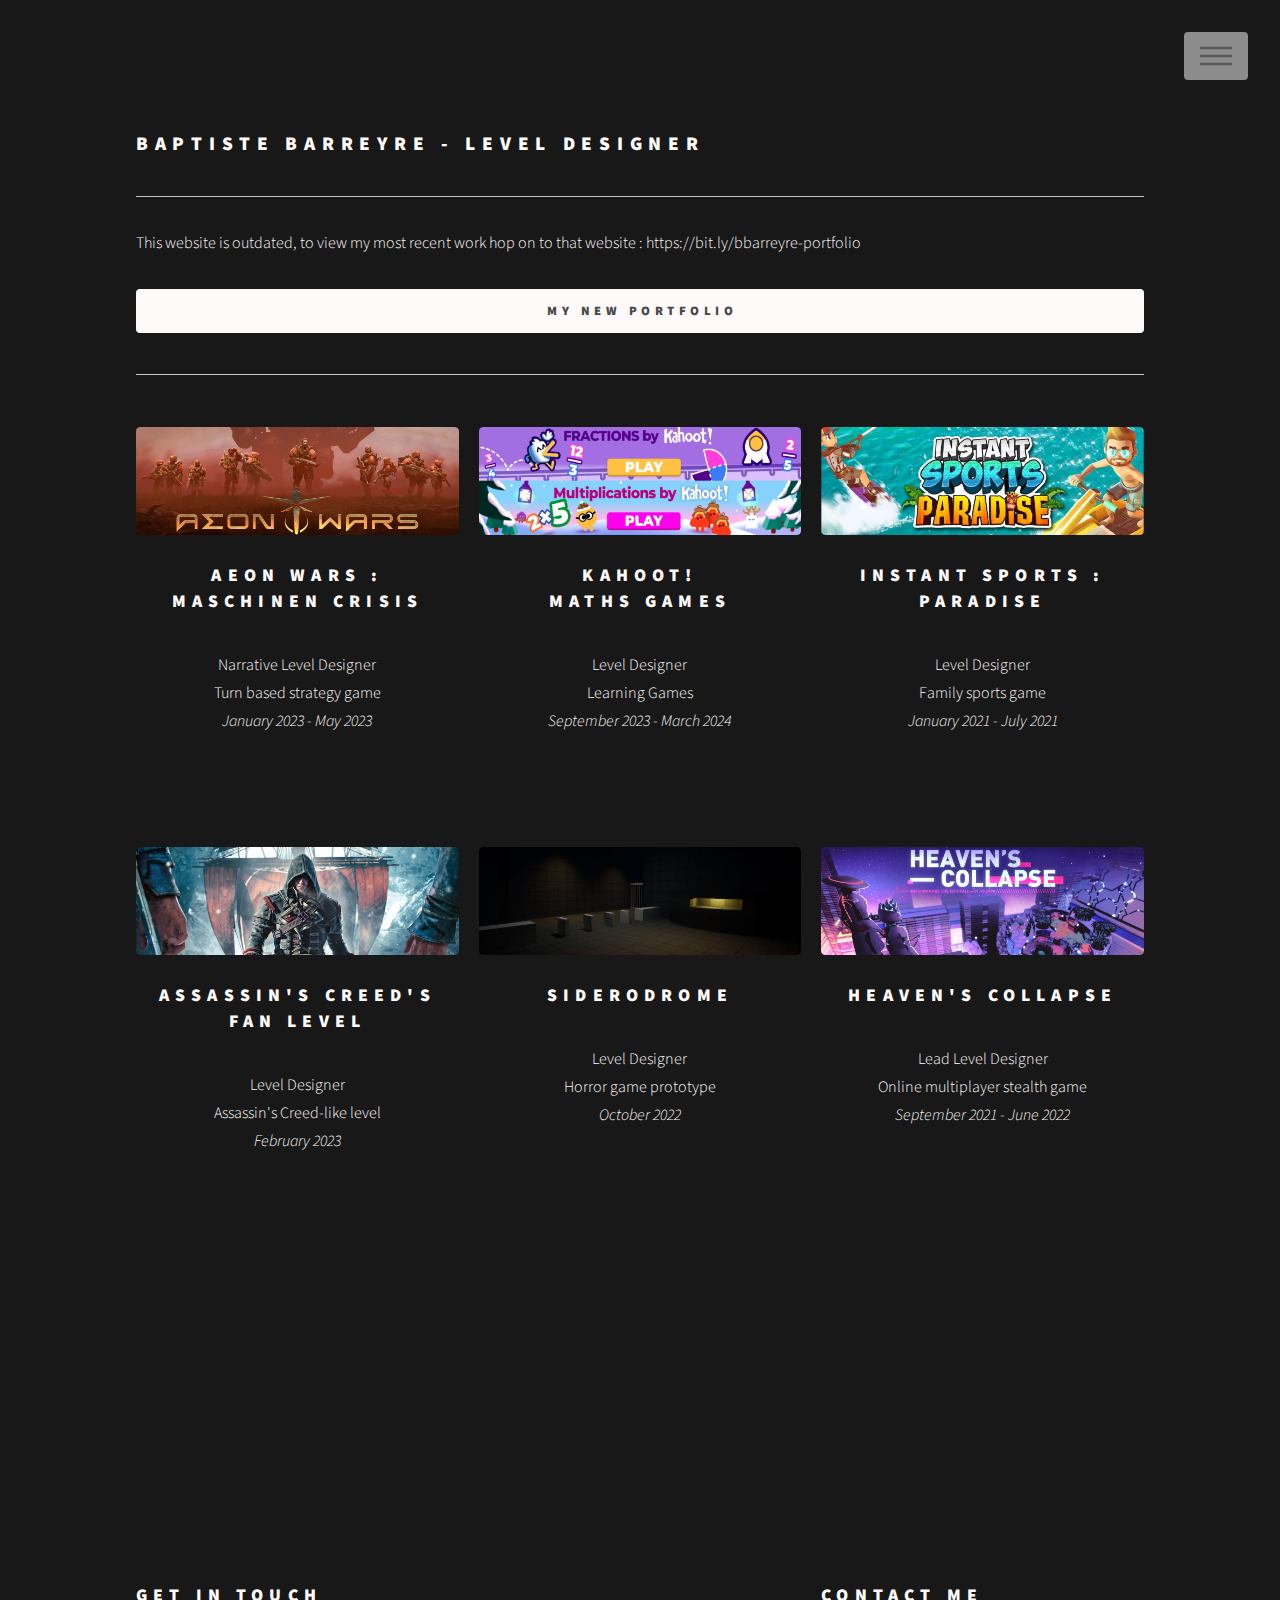
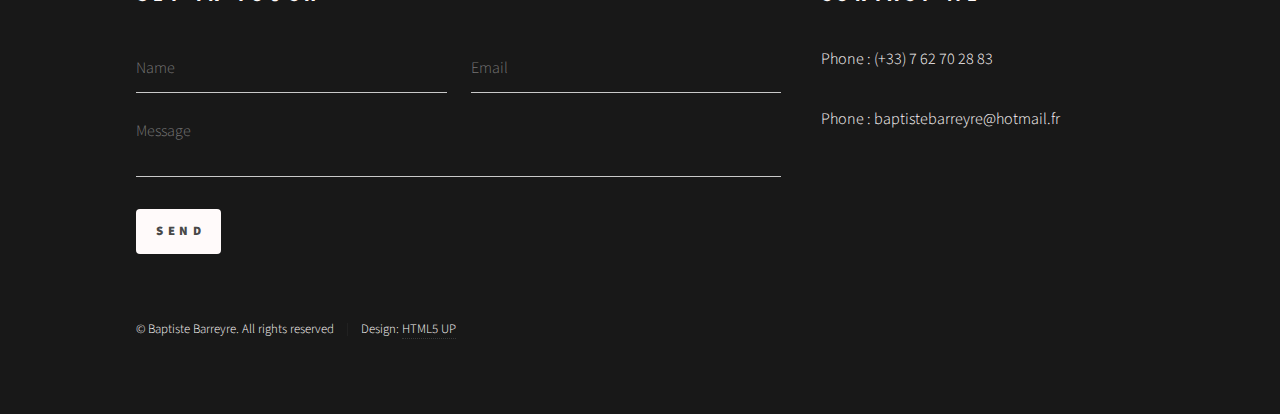
<file: index.html>
<!DOCTYPE HTML>
<!--
	Phantom by HTML5 UP
	html5up.net | @ajlkn
	Free for personal and commercial use under the CCA 3.0 license (html5up.net/license)
-->
<html>
	<head>
		<title>Baptiste Barreyre - Portfolio</title>
		<meta charset="utf-8" />
		<meta name="viewport" content="width=device-width, initial-scale=1, user-scalable=no"/>
		<link rel="stylesheet" href="assets/css/main.css" />
		<noscript><link rel="stylesheet" href="assets/css/noscript.css" /></noscript>
	</head>
	<body style="background-color: #181818;" class="is-preload">
		<!-- Wrapper -->
			<div id="wrapper">

				<!-- Header -->
					<header id="header">
						<div class="inner">

							<!-- Logo -->
								<a  style="font-size: larger; color: snow;" href="index.html" class="logo">
									<span class="title">Baptiste Barreyre - Level Designer</span>
								</a>
								

							<!-- Nav -->
								<nav>
									<ul>
										<li><a href="#menu">Menu</a></li>
									</ul>
								</nav>
						</div>
					</header>

				<!-- Menu -->
					<nav id="menu">
						<h2>Menu</h2>
						<ul>
							<li><a href="Resume.html">Resume</a></li>
							<li><a href="AeonProject.html">Aeon Wars : Maschinen Crisis</a></li>
							<li><a href="KahootProject.html">Kahoot Math Games</a></li>
							<li><a href="ParadiseProject.html">Instant Sports Paradise</a></li>
							<li><a href="AssassinsCreedProject.html">Assassin's Creed-like Level</a></li>
							<li><a href="HorrorProject.html">Siderodrome</a></li>
							<li><a href="HeavensProject.html">Heaven's Collapse</a></li>
						</ul>
					</nav>

				<!-- Main -->
					<div id="main">
						<div class="inner">

							<hr />
							<p style="color: snow;" >This website is outdated, to view my most recent work hop on to that website : https://bit.ly/bbarreyre-portfolio</p>
							<a href="https://bit.ly/bbarreyre-portfolio" target="_blank" class="button primary fit">My new portfolio</a>
							<hr />


							<section class="tiles" style="margin-top: 0em;">
								<!--Soliton-->
								<article class="style1">
									<span class="image">
										<img src="images/Banner/AeonBanner.png" alt="" />
									</span>
									<a href="AeonProject.html">
									</a>
									<br />
									<h2 style="text-align: center;  color: snow;">Aeon Wars : Maschinen Crisis</h2>
									<p style="text-align: center; color: snow;">
										Narrative Level Designer<br />
										Turn based strategy game<br />
										<i>January 2023 - May 2023</i></p>
								</article>

								<!--Kahoot-->
								<article class="style1">
									<span class="image">
										<img src="images/Banner/KahootBanner.png" alt="" />
									</span>
									<a href="KahootProject.html">
									</a>
									<br />
									<h2 style="text-align: center;  color: snow;">Kahoot! <br /> Maths Games</h2>
									<p style="text-align: center; color: snow;">
										Level Designer<br />
										Learning Games<br />
										<i>September 2023 - March 2024</i></p>
								</article>

								<!--Breakfirst-->
								<article class="style1">
									<span class="image">
										<img src="images/Banner/ParadiseBanner.png" alt="" />
									</span>
									<a href="ParadiseProject.html">
									</a>
									<br />
									<h2 style="text-align: center; color: snow;">Instant Sports : Paradise</h2>
									<p style="text-align: center; color: snow;">
										Level Designer<br />
										Family sports game<br />
										<i>January 2021 - July 2021</i></p>
								</article>

								<!--AC Ubi-->
								<article class="style1">
									<span class="image">
										<img src="images/Banner/AssassinsBanner.png" alt="" />
									</span>
									<a href="AssassinsCreedProject.html">
									</a>
									<br />
									<h2 style="text-align: center; color: snow;">Assassin's Creed's fan level</h2>
									<p style="text-align: center; color: snow;">
										Level Designer<br />
										Assassin's Creed-like level<br />
										<i>February 2023</i></p>
								</article>

								<!--Blocktober-->
								<article class="style1">
									<span class="image">
										<img src="images/Banner/SiderodromeBanner.png" alt="" />
									</span>
									<a href="HorrorProject.html">
									</a>
									<br />
									<h2 style="text-align: center; color: snow;">Siderodrome</h2>
									<p style="text-align: center; color: snow;">
										Level Designer<br />
										Horror game prototype<br />
										<i>October 2022</i></p>
								</article>

								<!--Chien pasteque-->
								<article class="style1">
									<span class="image">
										<img src="images/Banner/HeavensBanner.png" alt="" />
									</span>
									<a href="HeavensProject.html">
									</a>
									<br />
									<h2 style="text-align: center; color: snow;">Heaven's Collapse</h2>
									<p style="text-align: center; color: snow;">
										Lead Level Designer<br />
										Online multiplayer stealth game<br />
										<i>September 2021 - June 2022</i></p>
								</article>
							</section>
						</div>
					</div>

				<!-- Footer -->
					<footer id="footer">
						<div  class="inner">
							<section style="margin-top: 10em;">
								<h2 style="color: snow;">Get in touch</h2>
								<form method="post" action="#">
									<div class="fields">
										<div class="field half">
											<input type="text" name="name" id="name" placeholder="Name"  />
										</div>
										<div class="field half">
											<input type="email" name="email" id="email" placeholder="Email" />
										</div>
										<div class="field">
											<textarea name="message" id="message" placeholder="Message"></textarea>
										</div>
									</div>
									<ul class="actions">
										<li><input type="submit" value="Send" class="primary" /></li>
									</ul>
								</form>
							</section >

							<section style="margin-top: 10em;">
								<h2 style="color: snow;">Contact me</h2>
								<p style="color: snow;">Phone : (+33) 7 62 70 28 83</p>
								<p style="color: snow;">Phone : baptistebarreyre@hotmail.fr</p>
							</section>

							<ul  style="color: snow;" class="copyright">
								<li>&copy; Baptiste Barreyre. All rights reserved</li><li>Design: <a href="http://html5up.net">HTML5 UP</a></li>
							</ul>
						</div>
					</footer>

			</div>

		<!-- Scripts -->
			<script src="assets/js/jquery.min.js"></script>
			<script src="assets/js/browser.min.js"></script>
			<script src="assets/js/breakpoints.min.js"></script>
			<script src="assets/js/util.js"></script>
			<script src="assets/js/main.js"></script>

	</body>
</html>
</file>
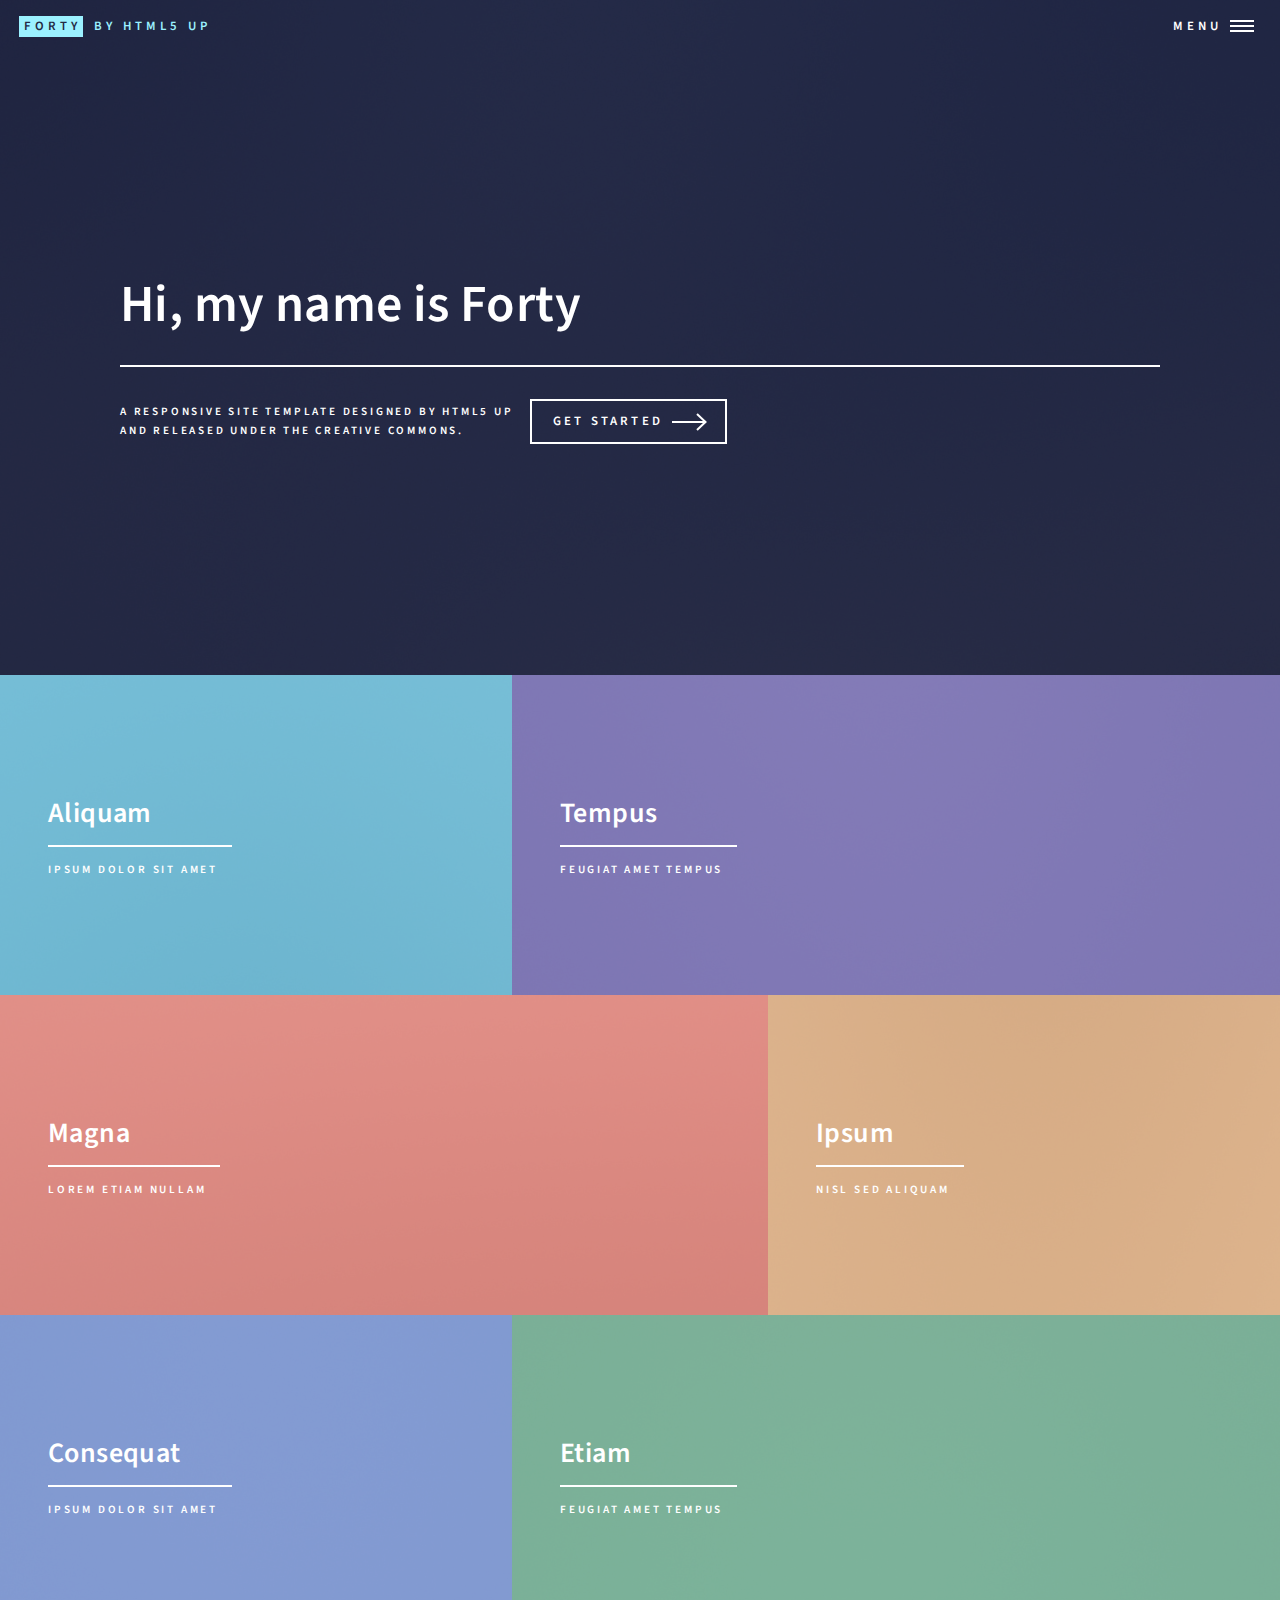
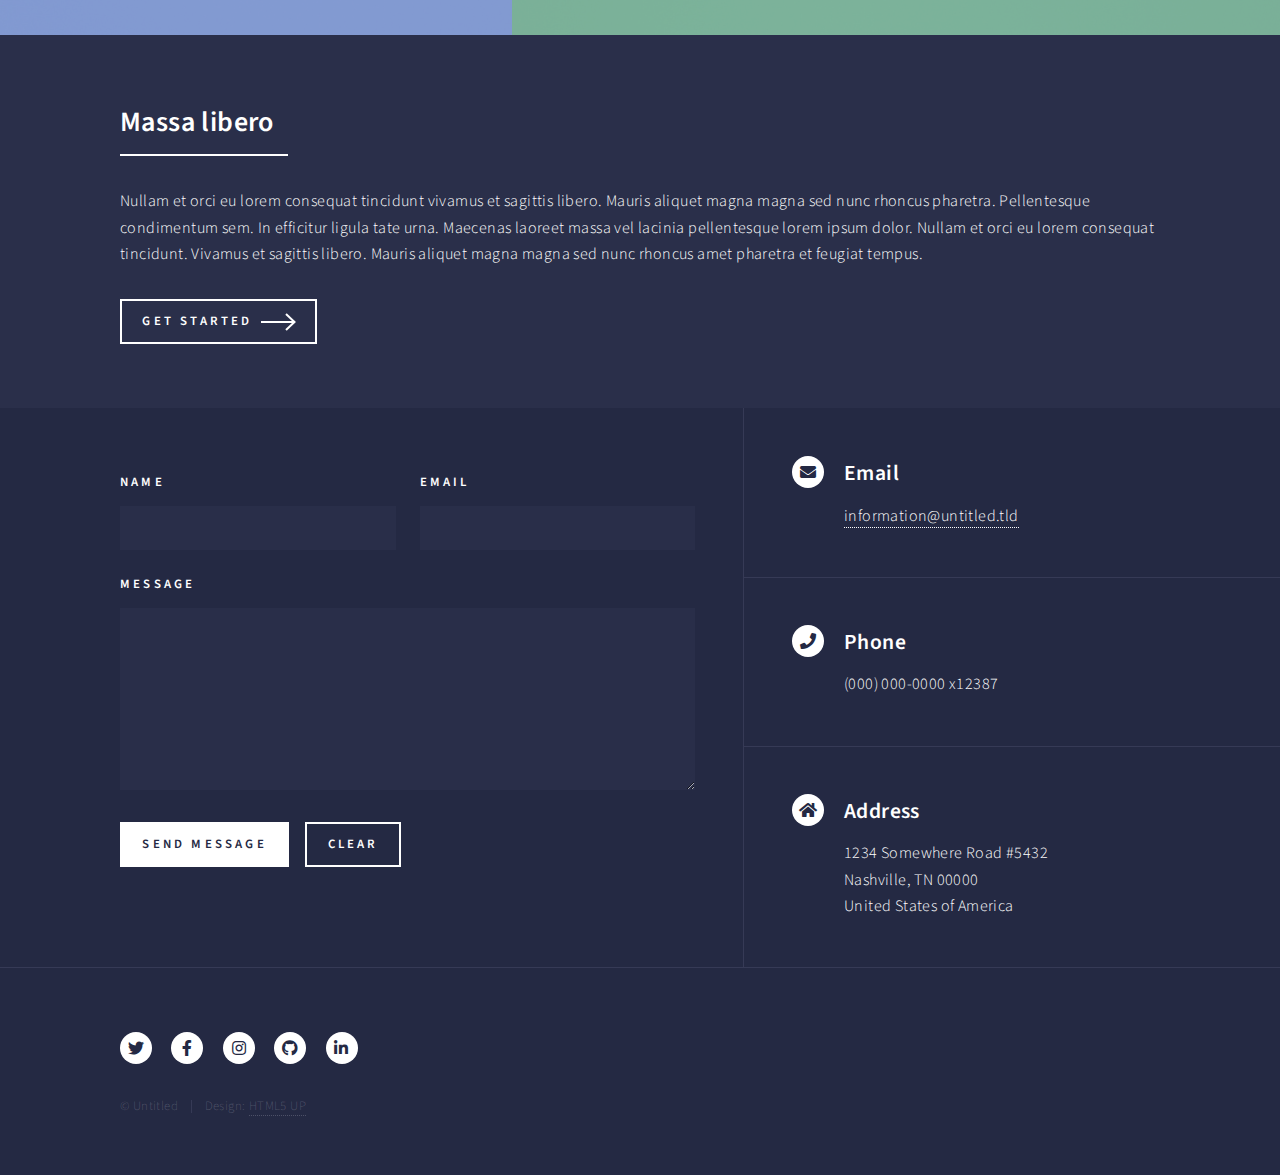
<file: html5up-forty/index.html>
<!DOCTYPE HTML>
<!--
	Forty by HTML5 UP
	html5up.net | @ajlkn
	Free for personal and commercial use under the CCA 3.0 license (html5up.net/license)
-->
<html>
	<head>
		<title>Forty by HTML5 UP</title>
		<meta charset="utf-8" />
		<meta name="viewport" content="width=device-width, initial-scale=1, user-scalable=no" />
		<link rel="stylesheet" href="assets/css/main.css" />
		<noscript><link rel="stylesheet" href="assets/css/noscript.css" /></noscript>
	</head>
	<body class="is-preload">

		<!-- Wrapper -->
			<div id="wrapper">

				<!-- Header -->
					<header id="header" class="alt">
						<a href="index.html" class="logo"><strong>Forty</strong> <span>by HTML5 UP</span></a>
						<nav>
							<a href="#menu">Menu</a>
						</nav>
					</header>

				<!-- Menu -->
					<nav id="menu">
						<ul class="links">
							<li><a href="index.html">Home</a></li>
							<li><a href="landing.html">Landing</a></li>
							<li><a href="generic.html">Generic</a></li>
							<li><a href="elements.html">Elements</a></li>
						</ul>
						<ul class="actions stacked">
							<li><a href="#" class="button primary fit">Get Started</a></li>
							<li><a href="#" class="button fit">Log In</a></li>
						</ul>
					</nav>

				<!-- Banner -->
					<section id="banner" class="major">
						<div class="inner">
							<header class="major">
								<h1>Hi, my name is Forty</h1>
							</header>
							<div class="content">
								<p>A responsive site template designed by HTML5 UP<br />
								and released under the Creative Commons.</p>
								<ul class="actions">
									<li><a href="#one" class="button next scrolly">Get Started</a></li>
								</ul>
							</div>
						</div>
					</section>

				<!-- Main -->
					<div id="main">

						<!-- One -->
							<section id="one" class="tiles">
								<article>
									<span class="image">
										<img src="images/pic01.jpg" alt="" />
									</span>
									<header class="major">
										<h3><a href="landing.html" class="link">Aliquam</a></h3>
										<p>Ipsum dolor sit amet</p>
									</header>
								</article>
								<article>
									<span class="image">
										<img src="images/pic02.jpg" alt="" />
									</span>
									<header class="major">
										<h3><a href="landing.html" class="link">Tempus</a></h3>
										<p>feugiat amet tempus</p>
									</header>
								</article>
								<article>
									<span class="image">
										<img src="images/pic03.jpg" alt="" />
									</span>
									<header class="major">
										<h3><a href="landing.html" class="link">Magna</a></h3>
										<p>Lorem etiam nullam</p>
									</header>
								</article>
								<article>
									<span class="image">
										<img src="images/pic04.jpg" alt="" />
									</span>
									<header class="major">
										<h3><a href="landing.html" class="link">Ipsum</a></h3>
										<p>Nisl sed aliquam</p>
									</header>
								</article>
								<article>
									<span class="image">
										<img src="images/pic05.jpg" alt="" />
									</span>
									<header class="major">
										<h3><a href="landing.html" class="link">Consequat</a></h3>
										<p>Ipsum dolor sit amet</p>
									</header>
								</article>
								<article>
									<span class="image">
										<img src="images/pic06.jpg" alt="" />
									</span>
									<header class="major">
										<h3><a href="landing.html" class="link">Etiam</a></h3>
										<p>Feugiat amet tempus</p>
									</header>
								</article>
							</section>

						<!-- Two -->
							<section id="two">
								<div class="inner">
									<header class="major">
										<h2>Massa libero</h2>
									</header>
									<p>Nullam et orci eu lorem consequat tincidunt vivamus et sagittis libero. Mauris aliquet magna magna sed nunc rhoncus pharetra. Pellentesque condimentum sem. In efficitur ligula tate urna. Maecenas laoreet massa vel lacinia pellentesque lorem ipsum dolor. Nullam et orci eu lorem consequat tincidunt. Vivamus et sagittis libero. Mauris aliquet magna magna sed nunc rhoncus amet pharetra et feugiat tempus.</p>
									<ul class="actions">
										<li><a href="landing.html" class="button next">Get Started</a></li>
									</ul>
								</div>
							</section>

					</div>

				<!-- Contact -->
					<section id="contact">
						<div class="inner">
							<section>
								<form method="post" action="#">
									<div class="fields">
										<div class="field half">
											<label for="name">Name</label>
											<input type="text" name="name" id="name" />
										</div>
										<div class="field half">
											<label for="email">Email</label>
											<input type="text" name="email" id="email" />
										</div>
										<div class="field">
											<label for="message">Message</label>
											<textarea name="message" id="message" rows="6"></textarea>
										</div>
									</div>
									<ul class="actions">
										<li><input type="submit" value="Send Message" class="primary" /></li>
										<li><input type="reset" value="Clear" /></li>
									</ul>
								</form>
							</section>
							<section class="split">
								<section>
									<div class="contact-method">
										<span class="icon solid alt fa-envelope"></span>
										<h3>Email</h3>
										<a href="#">information@untitled.tld</a>
									</div>
								</section>
								<section>
									<div class="contact-method">
										<span class="icon solid alt fa-phone"></span>
										<h3>Phone</h3>
										<span>(000) 000-0000 x12387</span>
									</div>
								</section>
								<section>
									<div class="contact-method">
										<span class="icon solid alt fa-home"></span>
										<h3>Address</h3>
										<span>1234 Somewhere Road #5432<br />
										Nashville, TN 00000<br />
										United States of America</span>
									</div>
								</section>
							</section>
						</div>
					</section>

				<!-- Footer -->
					<footer id="footer">
						<div class="inner">
							<ul class="icons">
								<li><a href="#" class="icon brands alt fa-twitter"><span class="label">Twitter</span></a></li>
								<li><a href="#" class="icon brands alt fa-facebook-f"><span class="label">Facebook</span></a></li>
								<li><a href="#" class="icon brands alt fa-instagram"><span class="label">Instagram</span></a></li>
								<li><a href="#" class="icon brands alt fa-github"><span class="label">GitHub</span></a></li>
								<li><a href="#" class="icon brands alt fa-linkedin-in"><span class="label">LinkedIn</span></a></li>
							</ul>
							<ul class="copyright">
								<li>&copy; Untitled</li><li>Design: <a href="https://html5up.net">HTML5 UP</a></li>
							</ul>
						</div>
					</footer>

			</div>

		<!-- Scripts -->
			<script src="assets/js/jquery.min.js"></script>
			<script src="assets/js/jquery.scrolly.min.js"></script>
			<script src="assets/js/jquery.scrollex.min.js"></script>
			<script src="assets/js/browser.min.js"></script>
			<script src="assets/js/breakpoints.min.js"></script>
			<script src="assets/js/util.js"></script>
			<script src="assets/js/main.js"></script>

	</body>
</html>
</file>
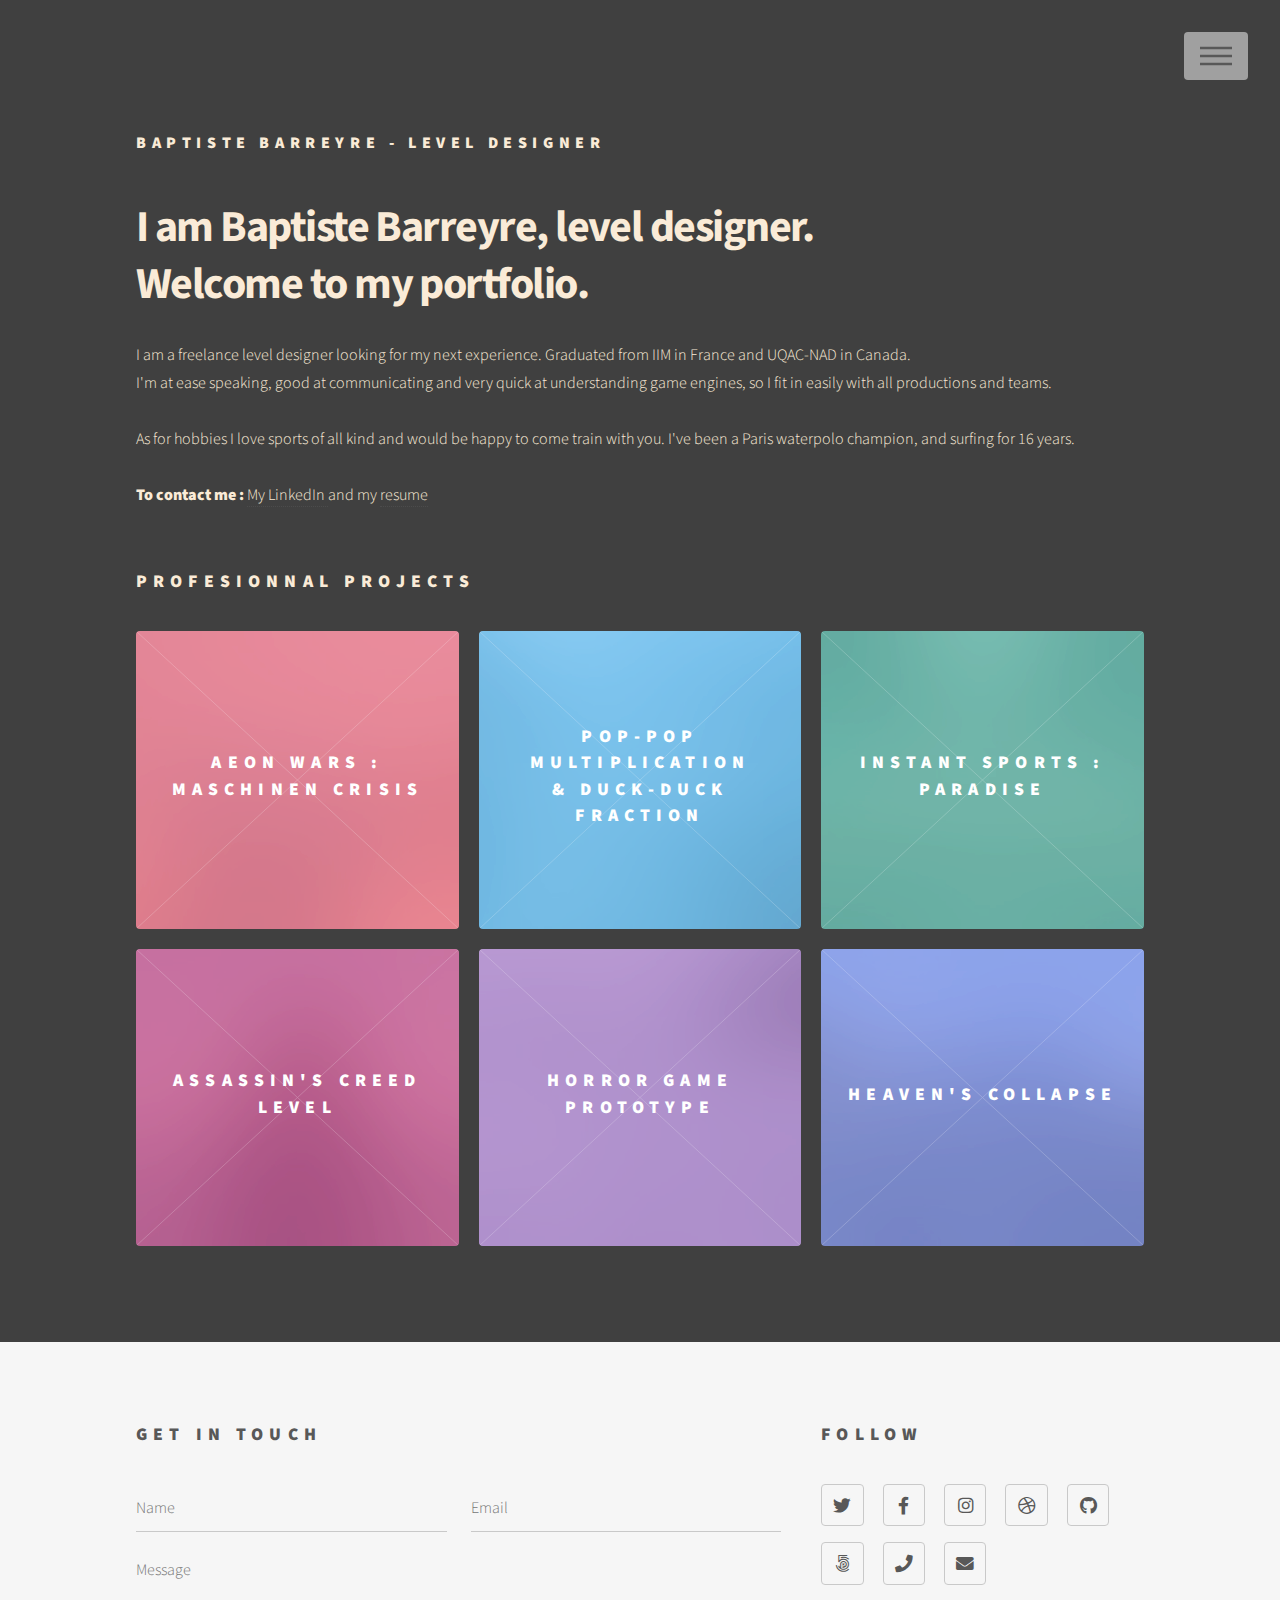
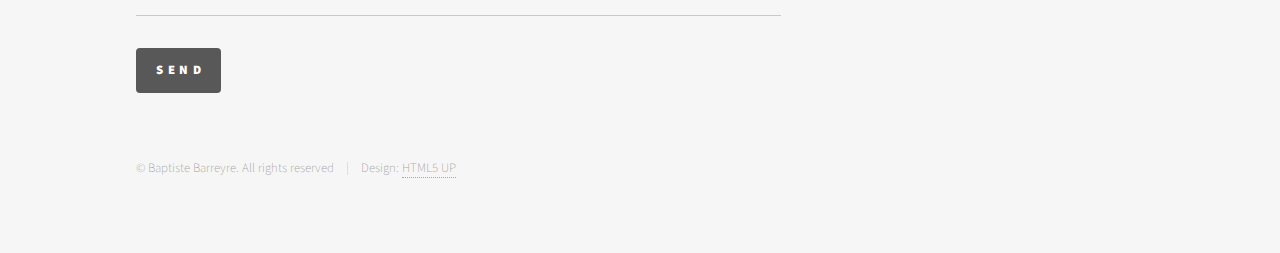
<file: html5up-phantom/index.html>
<!DOCTYPE HTML>
<!--
	Phantom by HTML5 UP
	html5up.net | @ajlkn
	Free for personal and commercial use under the CCA 3.0 license (html5up.net/license)
-->
<html>
	<head>
		<title>Phantom by HTML5 UP</title>
		<meta charset="utf-8" />
		<meta name="viewport" content="width=device-width, initial-scale=1, user-scalable=no" />
		<link rel="stylesheet" href="assets/css/main.css" />
		<noscript><link rel="stylesheet" href="assets/css/noscript.css" /></noscript>
	</head>
	<body style="background-color: #404040;" class="is-preload">
		<!-- Wrapper -->
			<div id="wrapper">

				<!-- Header -->
					<header id="header">
						<div class="inner">

							<!-- Logo -->
								<a  style="color: antiquewhite;" href="index.html" class="logo">
									<span class="title">Baptiste Barreyre - Level Designer</span>
								</a>

							<!-- Nav -->
								<nav>
									<ul>
										<li><a href="#menu">Menu</a></li>
									</ul>
								</nav>

						</div>
					</header>

				<!-- Menu -->
					<nav id="menu">
						<h2>Menu</h2>
						<ul>
							<li><a href="index.html">Home</a></li>
							<li><a href="generic.html">Ipsum veroeros</a></li>
							<li><a href="generic.html">Tempus etiam</a></li>
							<li><a href="generic.html">Consequat dolor</a></li>
							<li><a href="elements.html">Elements</a></li>
						</ul>
					</nav>

				<!-- Main -->
					<div id="main">
						<div class="inner">
							<header>
								<h1 style="color: antiquewhite;">I am Baptiste Barreyre, level designer.<br />
									Welcome to my portfolio.</h1>
								<p style="color: antiquewhite;">I am a freelance level designer looking for my next experience. Graduated from IIM in France and UQAC-NAD in Canada.<br />
									I'm at ease speaking, good at communicating and very quick at understanding game engines, so I fit in easily with all productions and teams.
								<br />
								<br />
									As for hobbies I love sports of all kind and would be happy to come train with you. I've been a Paris waterpolo champion, and surfing for 16 years. <br />
									<br />
									<b style="color: antiquewhite;">To contact me :</b> <a  style="color: antiquewhite;" href="https://www.linkedin.com/in/baptiste-barreyre/" target="_blank">My LinkedIn </a> and my <a  style="color: antiquewhite;" href="#">resume</a>
								<br />
								</p>
							</header>

							<br />
							<h2 style="color: antiquewhite;">Profesionnal Projects</h2>
							<section class="tiles">
								<!--Soliton-->
								<article class="style1">
									<span class="image">
										<img src="images/pic01.jpg" alt="" />
									</span>
									<a href="AeonProject.html">
										<h2>Aeon Wars : Maschinen Crisis</h2>
										<div class="content">
											<p style="color: antiquewhite;"><br />
											Narrative Level Designer<br />
											Turn based tactical game<br />
											<br />
											<i>January 2023 - May 2023</i></p>
										</div>
									</a>
								</article>

								<!--Kahoot-->
								<article class="style2">
									<span class="image">
										<img src="images/pic02.jpg" alt="" />
									</span>
									<a href="KahootProject.html">
										<h2>Pop-Pop Multiplication <br />& Duck-duck Fraction</h2>
										<div class="content">
											<p style="color: antiquewhite;"><br />
												Level Designer<br />
												Learning Mathematics games<br />
												<br />
												<i>September 2023 - March 2024</i></p>
										</div>
									</a>
								</article>

								<!--Breakfirst-->
								<article class="style3">
									<span class="image">
										<img src="images/pic03.jpg" alt="" />
									</span>
									<a href="ParadiseProject.html">
										<h2>Instant Sports : Paradise</h2>
										<div class="content">
											<p style="color: antiquewhite;"><br />
												Game & Level Designer<br />
												Family sports game<br />
												<br />
												<i>January 2021 - July 2021</i></p>		
										</div>
									</a>
								</article>

								<!--AC Ubi-->
								<article class="style4">
									<span class="image">
										<img src="images/pic04.jpg" alt="" />
									</span>
									<a href="AssassinsCreedProject.html">
										<h2>Assassin's Creed level</h2>
										<div class="content">
											<p style="color: antiquewhite;"><br />
												Level Designer<br />
												Assassin's Creed-like level<br />
												<br />
												<i>February 2023</i></p>		
										</div>
									</a>
								</article>

								<!--Blocktober-->
								<article class="style5">
									<span class="image">
										<img src="images/pic05.jpg" alt="" />
									</span>
									<a href="HorrorProject.html">
										<h2>Horror game prototype</h2>
										<div class="content">
												<p style="color: antiquewhite;"><br />
												Level Designer<br />
												Blocktober 2022 participation<br />
												<br />
												<i>October 2022</i></p>		
										</div>
									</a>
								</article>

								<!--Chien pasteque-->
								<article class="style6">
									<span class="image">
										<img src="images/pic06.jpg" alt="" />
									</span>
									<a href="HeavensProject.html">
										<h2>Heaven's Collapse</h2>
										<div class="content">
											<p style="color: antiquewhite;"><br />
												Lead Level Designer<br />
												Online multiplayer stealth game<br />
												<br />
												<i>September 2021 - June 2022</i></p>		
										</div>
									</a>
								</article>
							</section>
						</div>
					</div>

				<!-- Footer -->
					<footer id="footer">
						<div  class="inner">
							<section>
								<h2>Get in touch</h2>
								<form method="post" action="#">
									<div class="fields">
										<div class="field half">
											<input type="text" name="name" id="name" placeholder="Name" />
										</div>
										<div class="field half">
											<input type="email" name="email" id="email" placeholder="Email" />
										</div>
										<div class="field">
											<textarea name="message" id="message" placeholder="Message"></textarea>
										</div>
									</div>
									<ul class="actions">
										<li><input type="submit" value="Send" class="primary" /></li>
									</ul>
								</form>
							</section>
							<section>
								<h2>Follow</h2>
								<ul class="icons">
									<li><a href="#" class="icon brands style2 fa-twitter"><span class="label">Twitter</span></a></li>
									<li><a href="#" class="icon brands style2 fa-facebook-f"><span class="label">Facebook</span></a></li>
									<li><a href="#" class="icon brands style2 fa-instagram"><span class="label">Instagram</span></a></li>
									<li><a href="#" class="icon brands style2 fa-dribbble"><span class="label">Dribbble</span></a></li>
									<li><a href="#" class="icon brands style2 fa-github"><span class="label">GitHub</span></a></li>
									<li><a href="#" class="icon brands style2 fa-500px"><span class="label">500px</span></a></li>
									<li><a href="#" class="icon solid style2 fa-phone"><span class="label">Phone</span></a></li>
									<li><a href="#" class="icon solid style2 fa-envelope"><span class="label">Email</span></a></li>
								</ul>
							</section>
							<ul class="copyright">
								<li>&copy; Baptiste Barreyre. All rights reserved</li><li>Design: <a href="http://html5up.net">HTML5 UP</a></li>
							</ul>
						</div>
					</footer>

			</div>

		<!-- Scripts -->
			<script src="assets/js/jquery.min.js"></script>
			<script src="assets/js/browser.min.js"></script>
			<script src="assets/js/breakpoints.min.js"></script>
			<script src="assets/js/util.js"></script>
			<script src="assets/js/main.js"></script>

	</body>
</html>
</file>
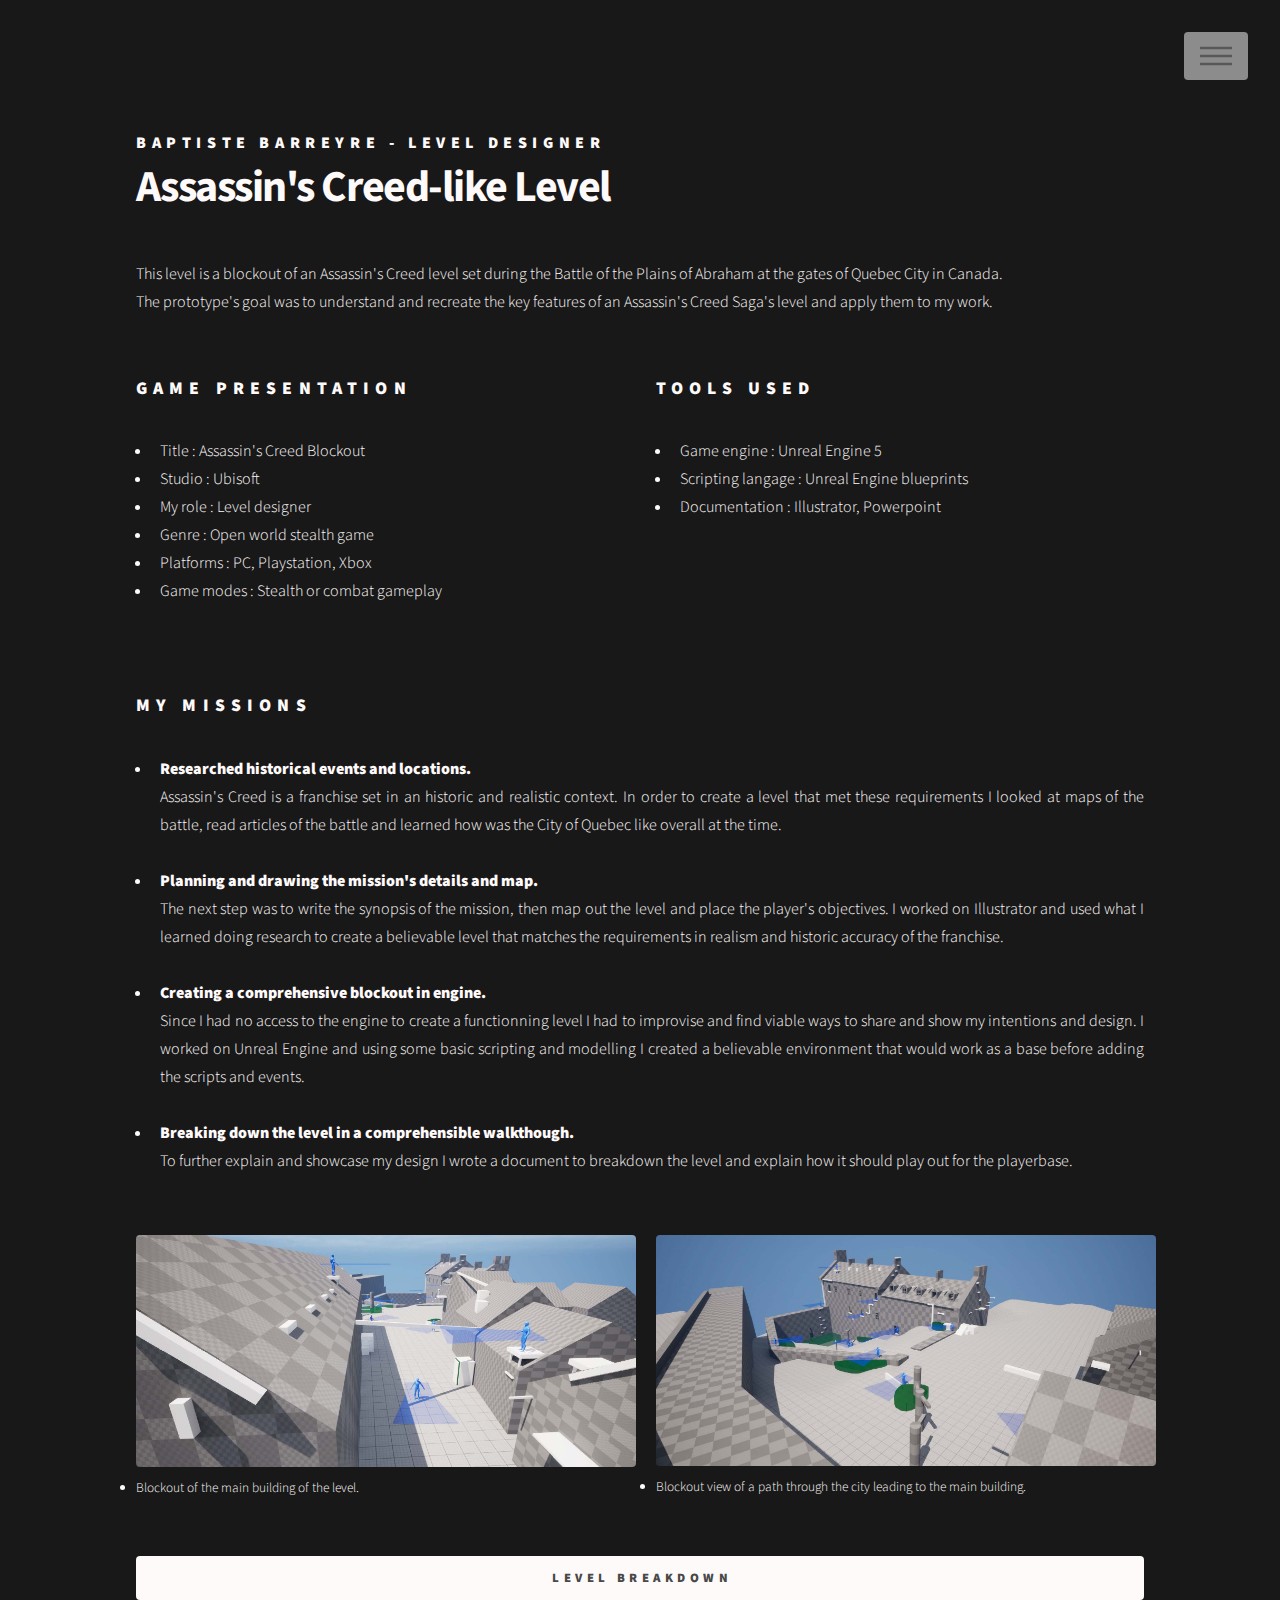
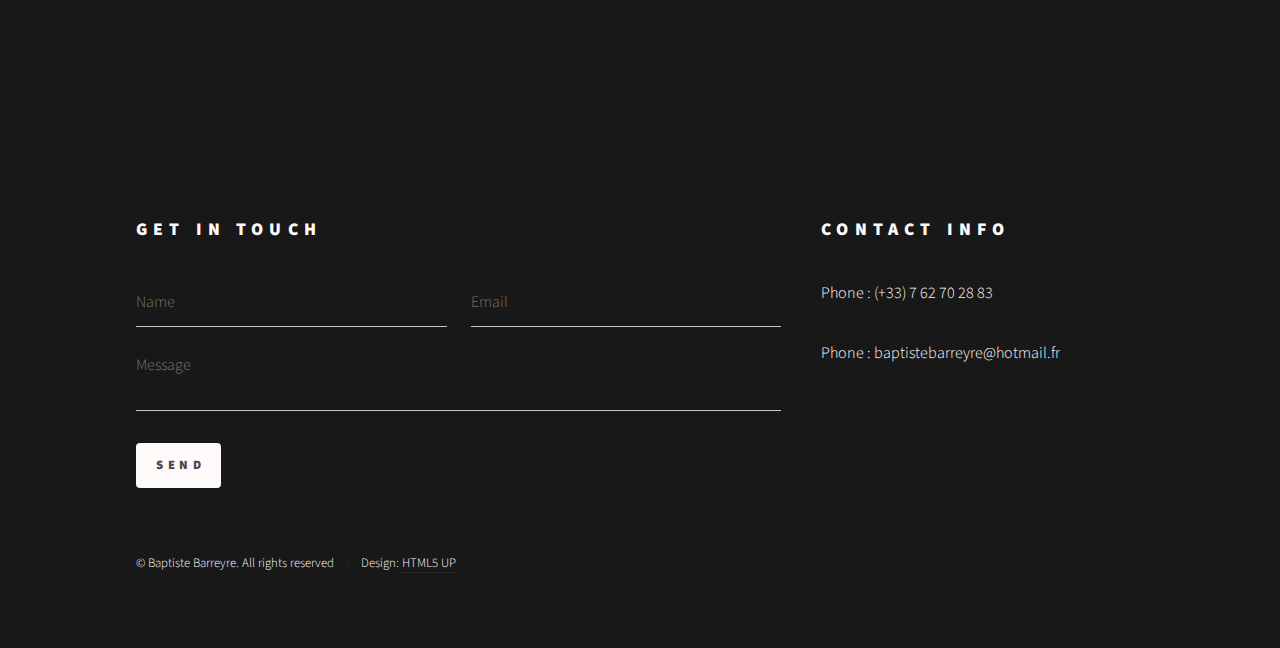
<file: AssassinsCreedProject.html>
<!DOCTYPE HTML>
<!--
	Phantom by HTML5 UP
	html5up.net | @ajlkn
	Free for personal and commercial use under the CCA 3.0 license (html5up.net/license)
-->
<html>
	<head>
		<title>Baptiste Barreyre - Portfolio</title>
		<meta charset="utf-8" />
		<meta name="viewport" content="width=device-width, initial-scale=1, user-scalable=no" />
		<link rel="stylesheet" href="assets/css/main.css" />
		<noscript><link rel="stylesheet" href="assets/css/noscript.css" /></noscript>
	</head>
	<body style="background-color: #181818;" class="is-preload">
		<!-- Wrapper -->
			<div id="wrapper">

				<!-- Header -->
					<header id="header">
						<div class="inner">

							<a  style="color: snow;" href="index.html" class="logo">
								<span class="title">Baptiste Barreyre - Level Designer</span>
							</a>
							
							<!-- Nav -->
								<nav>
									<ul>
										<li><a href="#menu">Menu</a></li>
									</ul>
								</nav>

						</div>
					</header>

				<!-- Menu -->
					<nav id="menu">
						<h2>Menu</h2>
						<ul>
							<li><a href="index.html">Home</a></li>
							<li><a href="Resume.html">Resume</a></li>
							<li><a href="AeonProject.html">Aeon Wars : Maschinen Crisis</a></li>
							<li><a href="KahootProject.html">Kahoot Math Games</a></li>
							<li><a href="ParadiseProject.html">Instant Sports Paradise</a></li>
							<li><a href="HorrorProject.html">Siderodrome</a></li>
							<li><a href="HeavensProject.html">Heaven's Collapse</a></li>
						</ul>
					</nav>

				<!-- Main -->
					<div id="main">
						<div class="inner">
							<h1 style="color: snow;">Assassin's Creed-like Level</h1>

							<!-- Video 
							<iframe width="560" height="315" src="https://www.youtube.com/embed/rHHdAqDKhC0?si=CthqfKKoQqUdkP7H" 
							title="YouTube video player" frameborder="0" 
							allow="accelerometer; autoplay; clipboard-write; encrypted-media; gyroscope; picture-in-picture; web-share" 
							referrerpolicy="strict-origin-when-cross-origin" allowfullscreen>
							</iframe>

							<br/> <br/>-->

							<p  style="text-align: justify; color: snow;" >This level is a blockout of an Assassin's Creed level set during the Battle of the Plains of Abraham at the gates of Quebec City in Canada.<br />
								The prototype's goal was to understand and recreate the key features of an Assassin's Creed Saga's level and apply them to my work.<br />
							<br />

							<!-- Bullet points -->
							<div class="row">

								<div class="col-6 col-12-medium">

									<h2 style="color: snow;">Game Presentation</h2>
									<ul>
										<li style="color: snow;">Title : Assassin's Creed Blockout</li>
										<li style="color: snow;">Studio : Ubisoft</li>
										<li style="color: snow;">My role : Level designer</li>
										<li style="color: snow;">Genre : Open world stealth game</li>
										<li style="color: snow;">Platforms : PC, Playstation, Xbox</li>
										<li style="color: snow;">Game modes : Stealth or combat gameplay</li>
									</ul>
								</div>
								<div class="col-6 col-12-medium">

									<h2 style="color: snow;">Tools Used</h2>
									<ul>
										<li style="color: snow;">Game engine : Unreal Engine 5</li>
										<li style="color: snow;">Scripting langage : Unreal Engine blueprints</li>
										<li style="color: snow;">Documentation : Illustrator, Powerpoint</li>
									</ul>
								</div>

							</div>

							<div class="col-6 col-12-medium">
								<br /><br />
								<h2 style="color: snow;">My missions</h2>
								<ul>
									<li style="text-align: justify;  color: snow;"><b>Researched historical events and locations.</b> <br /> Assassin's Creed is a franchise set in an historic and realistic context. In order to create a level that met these requirements I looked at maps of the battle, read articles of the battle and learned how was the City of Quebec like overall at the time. </li>
									<br />
									<li style="text-align: justify;  color: snow;"><b>Planning and drawing the mission's details and map.</b> <br /> The next step was to write the synopsis of the mission, then map out the level and place the player's objectives. I worked on Illustrator and used what I learned doing research to create a believable level that matches the requirements in realism and historic accuracy of the franchise. </li>
									<br />
									<li style="text-align: justify;  color: snow;"><b>Creating a comprehensive blockout in engine.</b> <br /> Since I had no access to the engine to create a functionning level I had to improvise and find viable ways to share and show my intentions and design. I worked on Unreal Engine and using some basic scripting and modelling I created a believable environment that would work as a base before adding the scripts and events. </li>
									<br />
									<li style="text-align: justify;  color: snow;"><b>Breaking down the level in a comprehensible walkthough.</b> <br /> To further explain and showcase my design I wrote a document to breakdown the level and explain how it should play out for the playerbase. </li>
									<br />
						</div>


						<!-- Image and caption -->

						<div class="row">

							<div class="col-6 col-12-medium">
								<span class="image"> <img src="images/AC01.jpg" alt="Image of the project" style="width: 500px;" > </span>
								<li style="font-size: smaller; color: snow;">Blockout of the main building of the level.</li>
							</div>

							<div class="col-6 col-12-medium">
								<span class="image"> <img src="images/AC02.jpg" alt="Image of the project" style="width: 500px" > </span>
								<li style="font-size: smaller;  color: snow;">Blockout view of a path through the city leading to the main building.</li>
							</div>

						</div>

						  <br /><br />

						<!-- Buttons -->
						<ul class="actions fit">
						<li><a href="Downloads/AssassinsCreedLevelBreakdown.pdf" target="_blank" class="button primary fit">Level Breakdown</a></li>
					</div>
				</div>

<!-- Footer -->
<footer id="footer">
	<div class="inner">
		<section>
			<h2 style="color: snow;">Get in touch</h2>
			<form method="post" action="#">
				<div class="fields">
					<div class="field half">
						<input type="text" name="name" id="name" placeholder="Name" />
					</div>
					<div class="field half">
						<input type="email" name="email" id="email" placeholder="Email" />
					</div>
					<div class="field">
						<textarea name="message" id="message" placeholder="Message"></textarea>
					</div>
				</div>
				<ul class="actions">
					<li><input type="submit" value="Send" class="primary" /></li>
				</ul>
			</form>
		</section>

		<section>
			<h2 style="color: snow;">Contact info</h2>
			<p style="color: snow;">Phone : (+33) 7 62 70 28 83</p>
			<p style="color: snow;">Phone : baptistebarreyre@hotmail.fr</p>
		</section>

		<ul class="copyright">
			<li>&copy; Baptiste Barreyre. All rights reserved</li><li>Design: <a href="http://html5up.net">HTML5 UP</a></li>
		</ul>
					</div>
				</footer>

			</div>

		<!-- Scripts -->
			<script src="assets/js/jquery.min.js"></script>
			<script src="assets/js/browser.min.js"></script>
			<script src="assets/js/breakpoints.min.js"></script>
			<script src="assets/js/util.js"></script>
			<script src="assets/js/main.js"></script>

	</body>
</html>
</file>
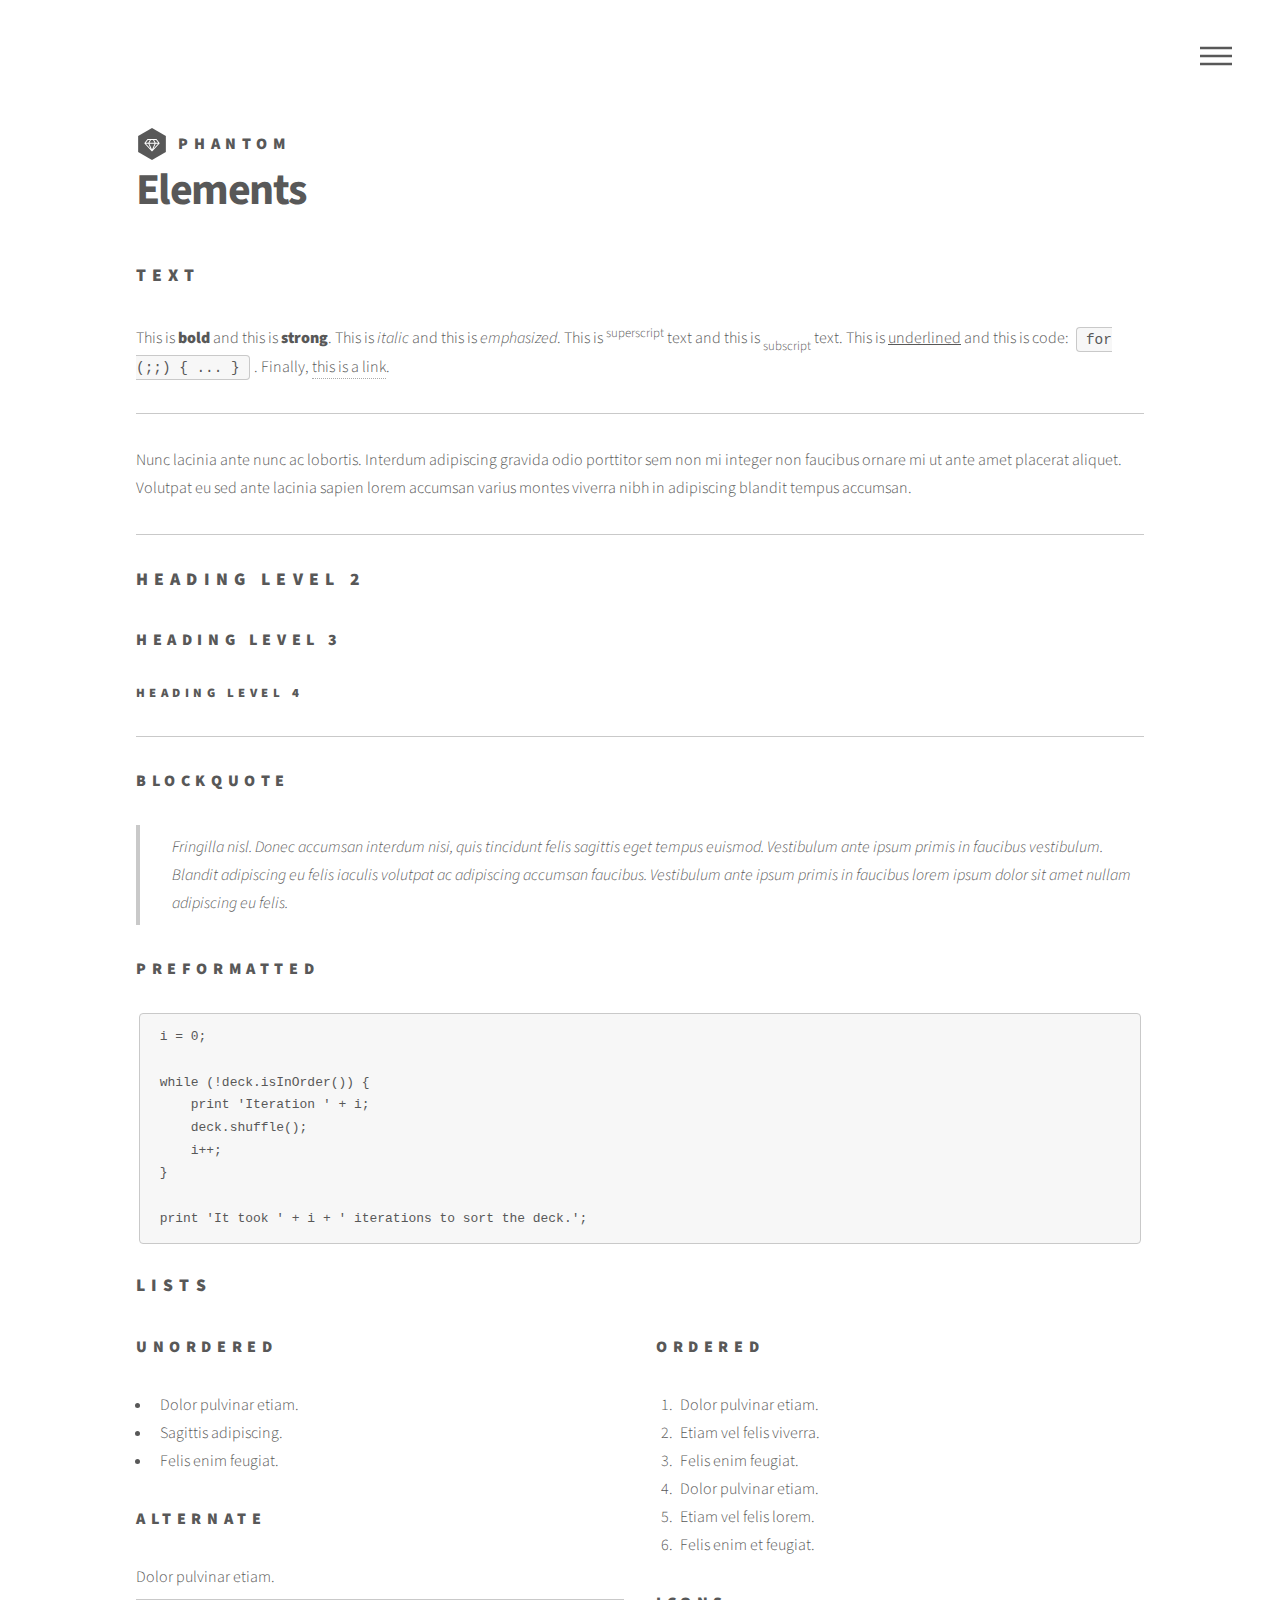
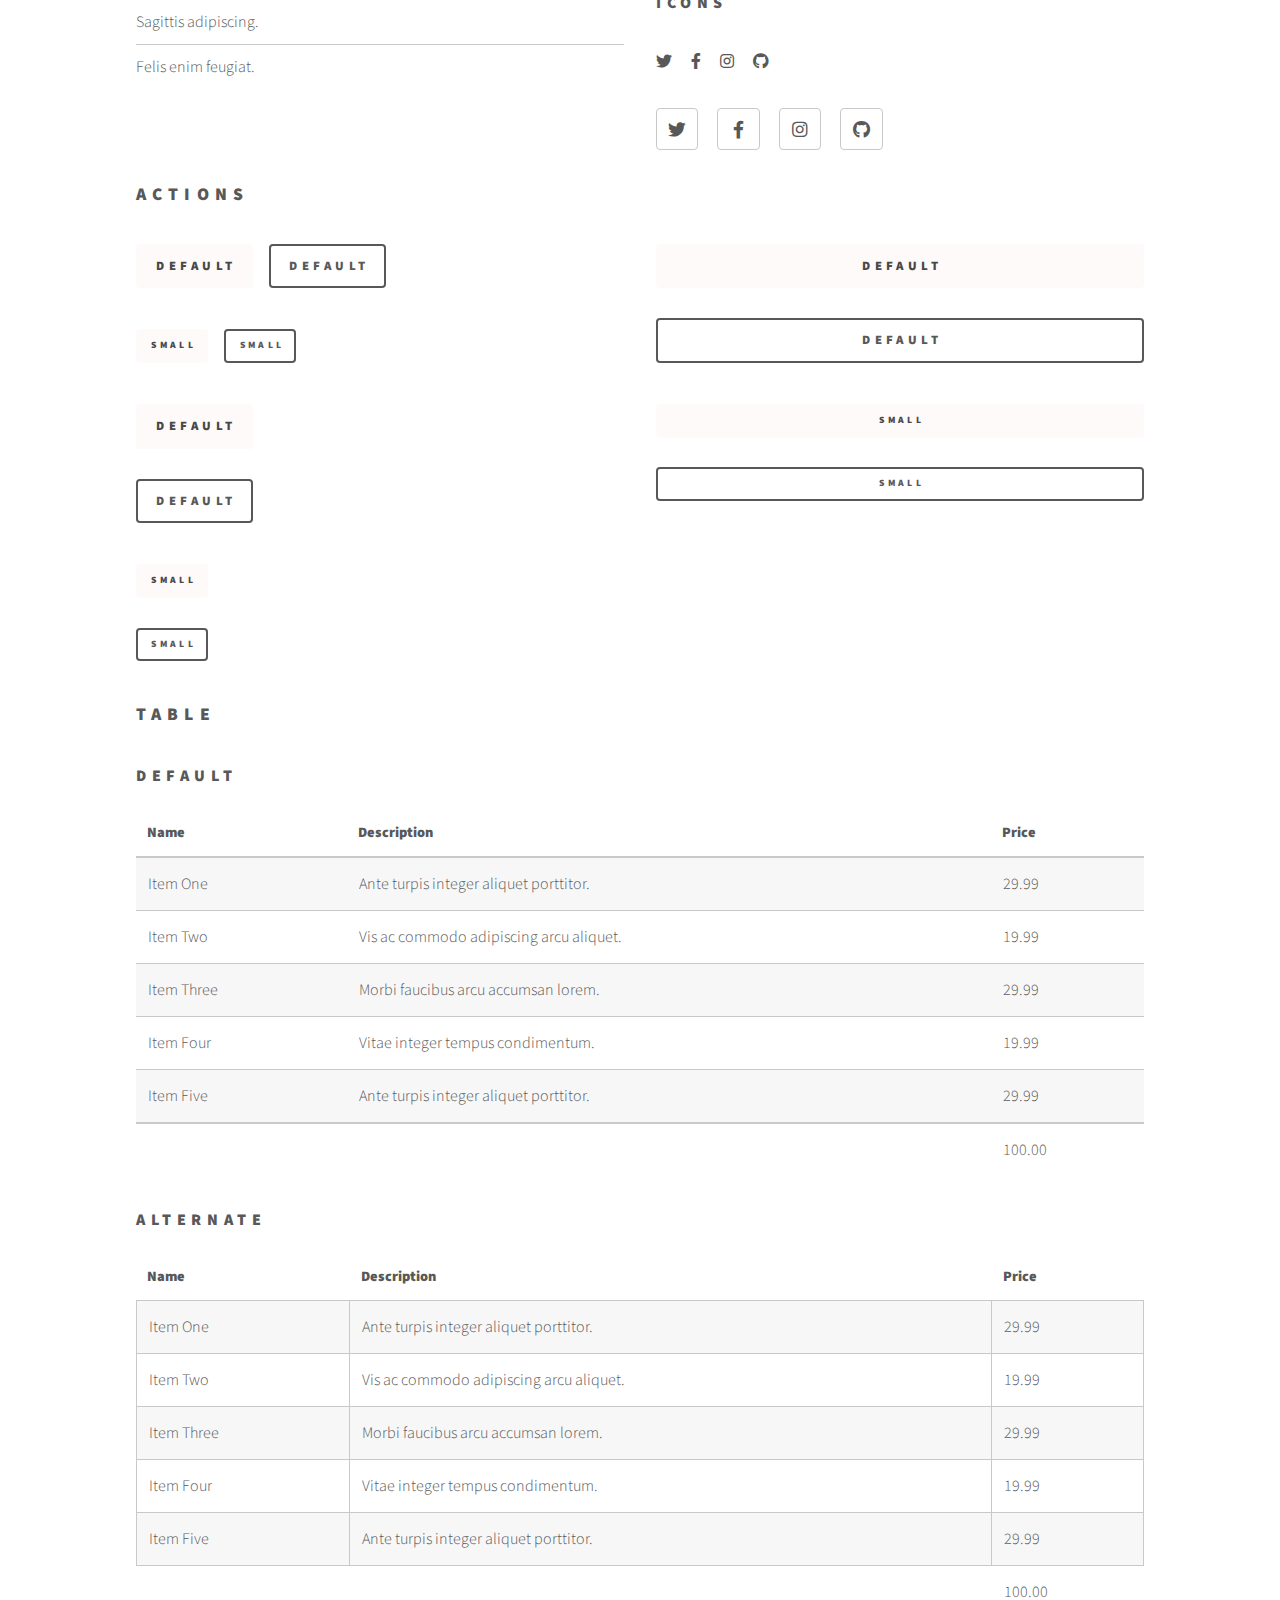
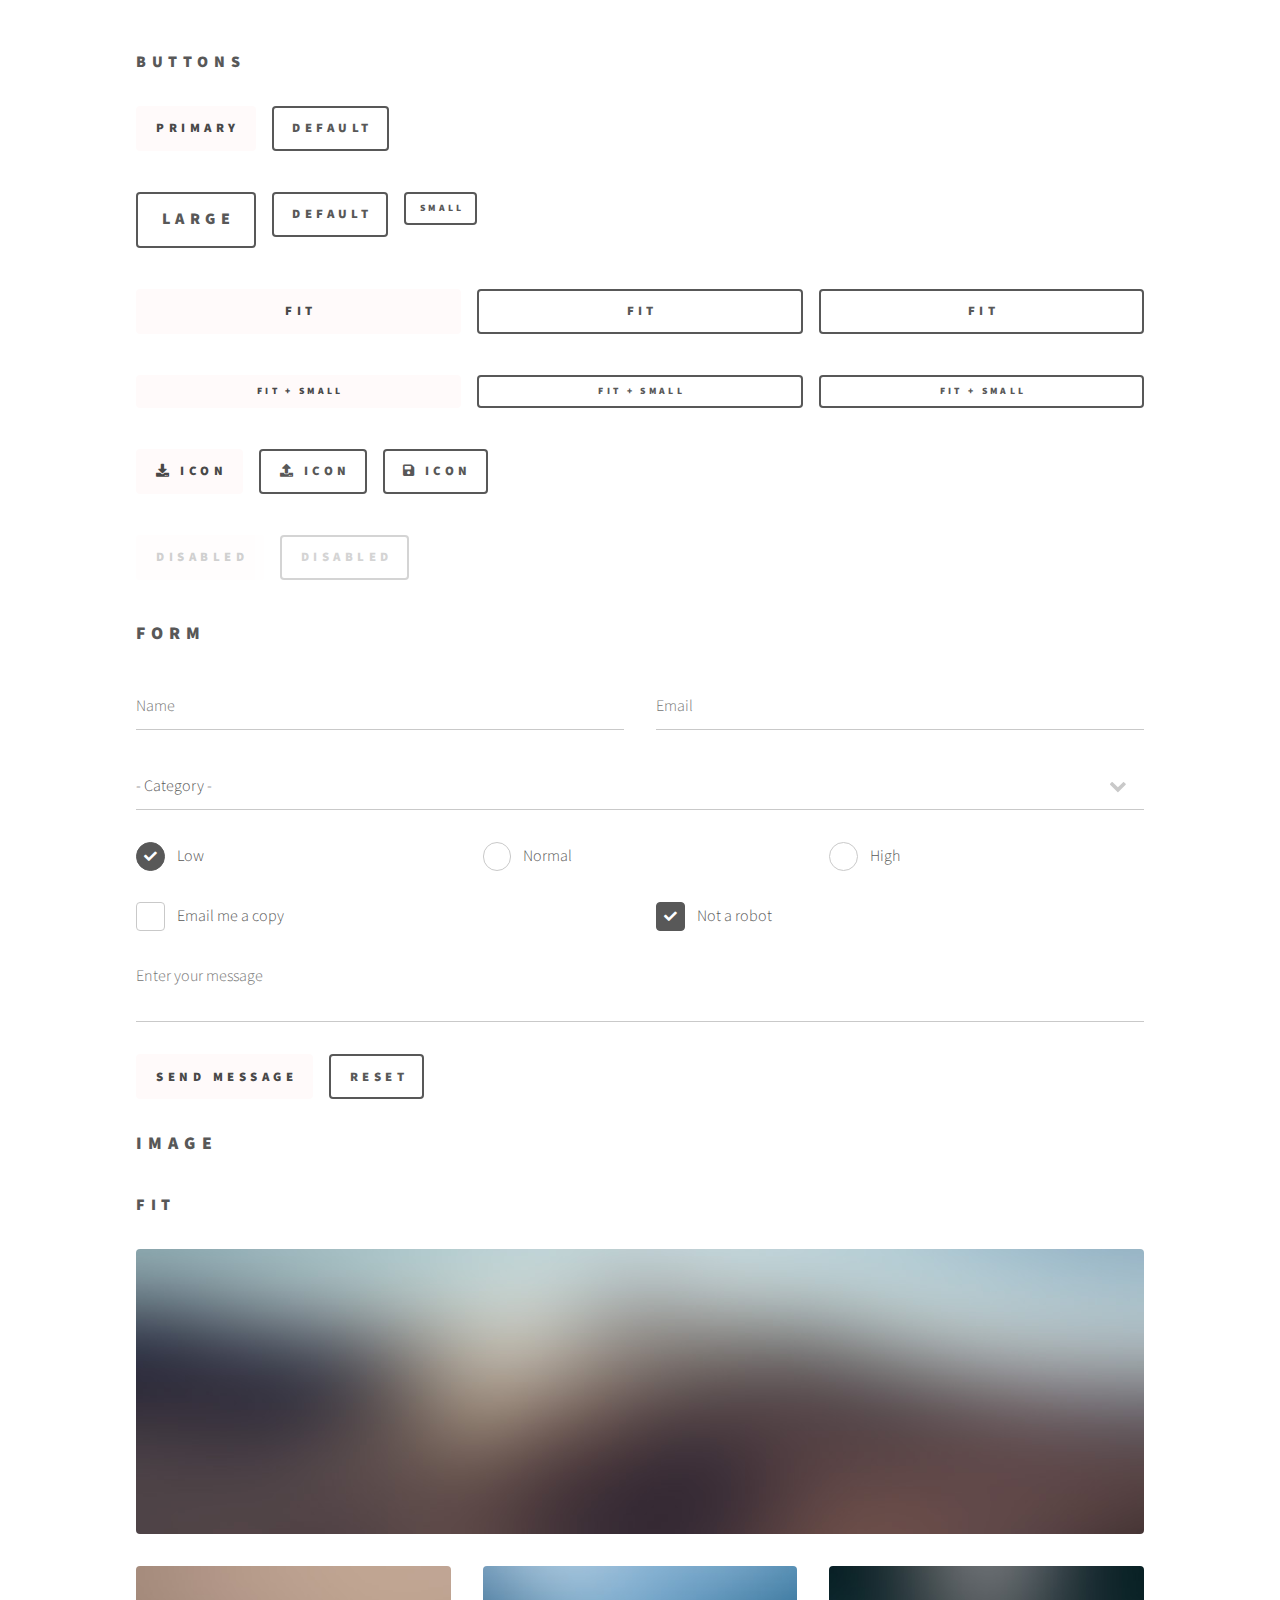
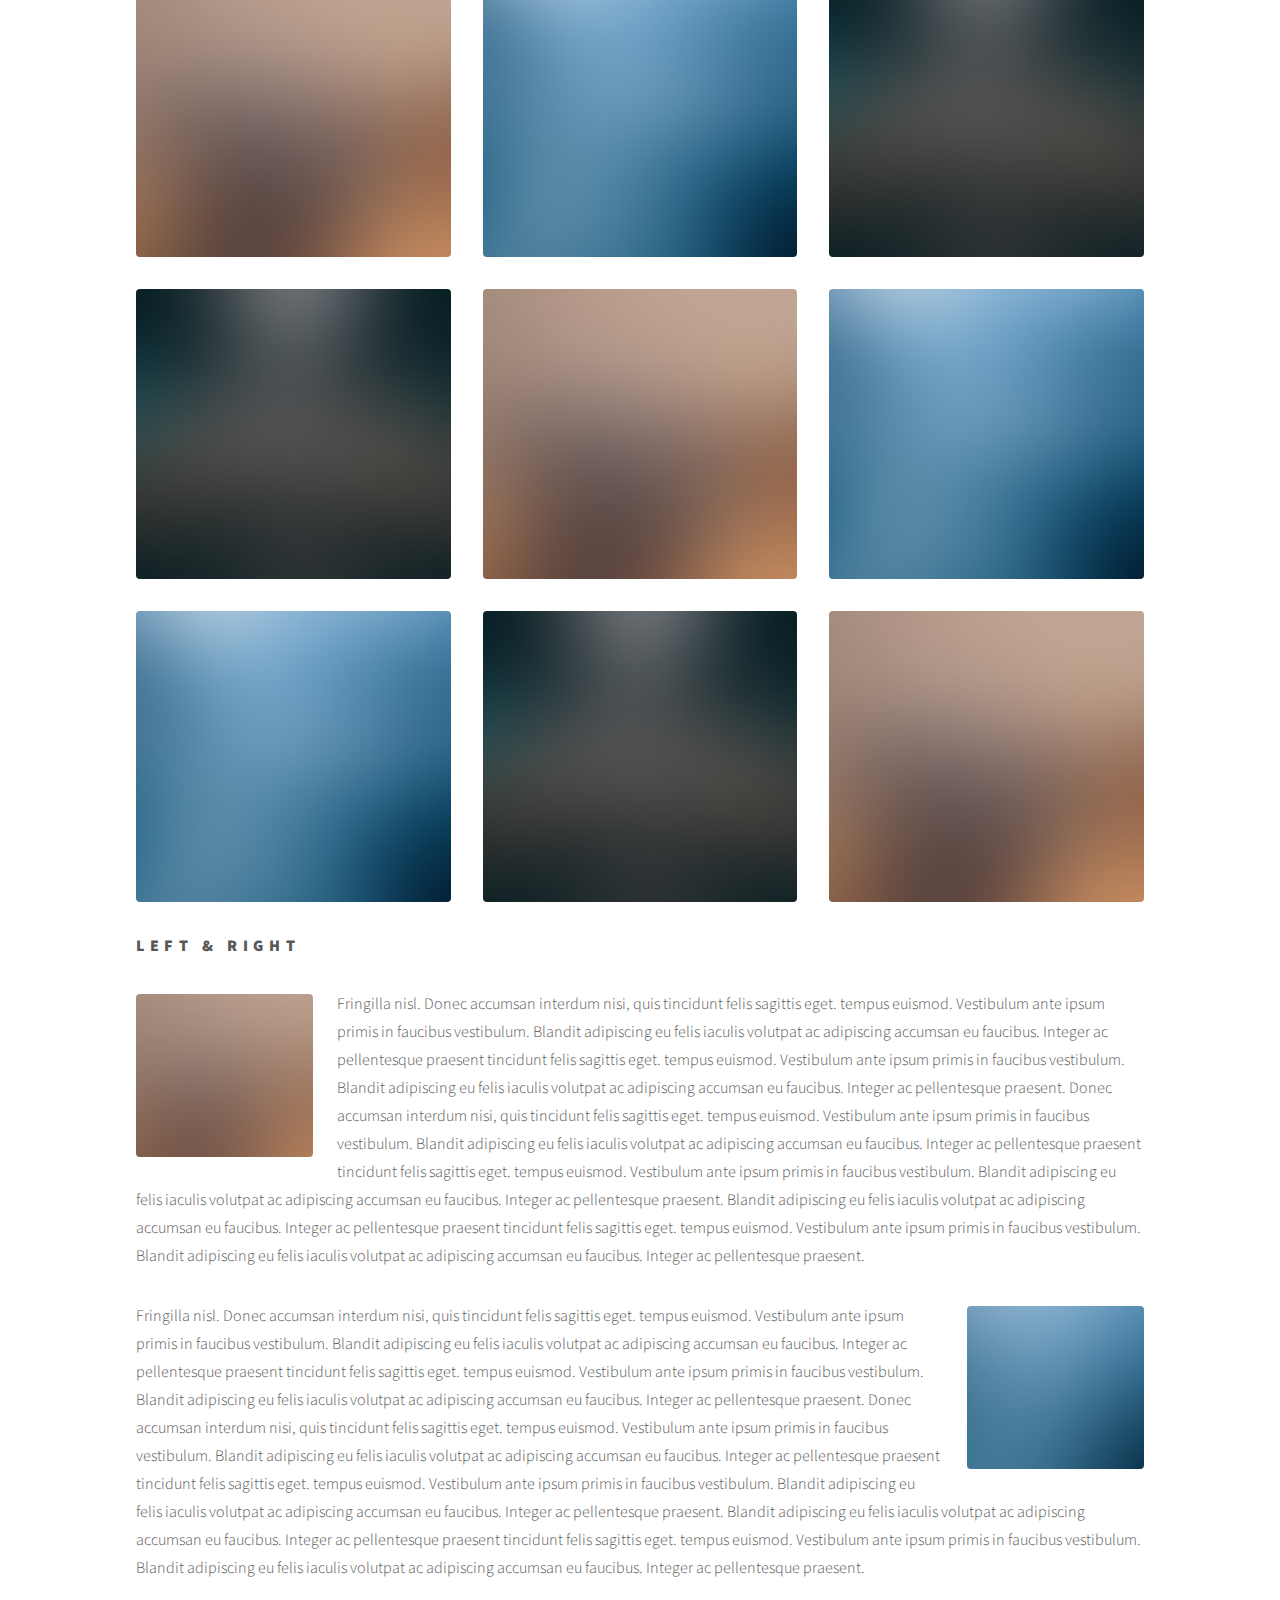
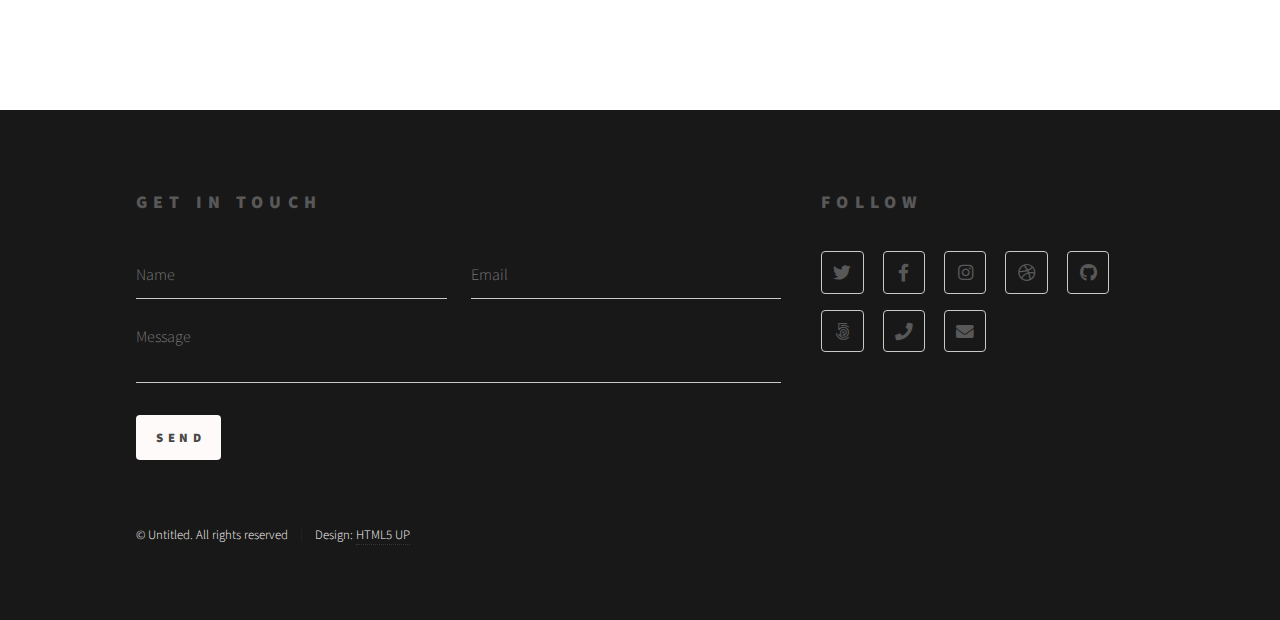
<file: elements.html>
<!DOCTYPE HTML>
<!--
	Phantom by HTML5 UP
	html5up.net | @ajlkn
	Free for personal and commercial use under the CCA 3.0 license (html5up.net/license)
-->
<html>
	<head>
		<title>Baptiste Barreyre - Portfolio</title>
		<meta charset="utf-8" />
		<meta name="viewport" content="width=device-width, initial-scale=1, user-scalable=no" />
		<link rel="stylesheet" href="assets/css/main.css" />
		<noscript><link rel="stylesheet" href="assets/css/noscript.css" /></noscript>
	</head>
	<body class="is-preload">
		<!-- Wrapper -->
			<div id="wrapper">

				<!-- Header -->
					<header id="header">
						<div class="inner">

							<!-- Logo -->
								<a href="index.html" class="logo">
									<span class="symbol"><img src="images/logo.svg" alt="" /></span><span class="title">Phantom</span>
								</a>

							<!-- Nav -->
								<nav>
									<ul>
										<li><a href="#menu">Menu</a></li>
									</ul>
								</nav>

						</div>
					</header>

				<!-- Menu -->
					<nav id="menu">
						<h2>Menu</h2>
						<ul>
							<li><a href="index.html">Home</a></li>
							<li><a href="generic.html">Ipsum veroeros</a></li>
							<li><a href="generic.html">Tempus etiam</a></li>
							<li><a href="generic.html">Consequat dolor</a></li>
							<li><a href="elements.html">Elements</a></li>
						</ul>
					</nav>

				<!-- Main -->
					<div id="main">
						<div class="inner">
							<h1>Elements</h1>

							<!-- Text -->
								<section>
									<h2>Text</h2>
									<p>This is <b>bold</b> and this is <strong>strong</strong>. This is <i>italic</i> and this is <em>emphasized</em>.
									This is <sup>superscript</sup> text and this is <sub>subscript</sub> text.
									This is <u>underlined</u> and this is code: <code>for (;;) { ... }</code>. Finally, <a href="#">this is a link</a>.</p>
									<hr />
									<p>Nunc lacinia ante nunc ac lobortis. Interdum adipiscing gravida odio porttitor sem non mi integer non faucibus ornare mi ut ante amet placerat aliquet. Volutpat eu sed ante lacinia sapien lorem accumsan varius montes viverra nibh in adipiscing blandit tempus accumsan.</p>
									<hr />
									<h2>Heading Level 2</h2>
									<h3>Heading Level 3</h3>
									<h4>Heading Level 4</h4>
									<hr />
									<h3>Blockquote</h3>
									<blockquote>Fringilla nisl. Donec accumsan interdum nisi, quis tincidunt felis sagittis eget tempus euismod. Vestibulum ante ipsum primis in faucibus vestibulum. Blandit adipiscing eu felis iaculis volutpat ac adipiscing accumsan faucibus. Vestibulum ante ipsum primis in faucibus lorem ipsum dolor sit amet nullam adipiscing eu felis.</blockquote>
									<h3>Preformatted</h3>
									<pre><code>i = 0;

while (!deck.isInOrder()) {
    print 'Iteration ' + i;
    deck.shuffle();
    i++;
}

print 'It took ' + i + ' iterations to sort the deck.';</code></pre>
								</section>

							<!-- Lists -->
								<section>
									<h2>Lists</h2>
									<div class="row">
										<div class="col-6 col-12-medium">
											<h3>Unordered</h3>
											<ul>
												<li>Dolor pulvinar etiam.</li>
												<li>Sagittis adipiscing.</li>
												<li>Felis enim feugiat.</li>
											</ul>
											<h3>Alternate</h3>
											<ul class="alt">
												<li>Dolor pulvinar etiam.</li>
												<li>Sagittis adipiscing.</li>
												<li>Felis enim feugiat.</li>
											</ul>
										</div>
										<div class="col-6 col-12-medium">
											<h3>Ordered</h3>
											<ol>
												<li>Dolor pulvinar etiam.</li>
												<li>Etiam vel felis viverra.</li>
												<li>Felis enim feugiat.</li>
												<li>Dolor pulvinar etiam.</li>
												<li>Etiam vel felis lorem.</li>
												<li>Felis enim et feugiat.</li>
											</ol>
											<h3>Icons</h3>
											<ul class="icons">
												<li><a href="#" class="icon brands style1 fa-twitter"><span class="label">Twitter</span></a></li>
												<li><a href="#" class="icon brands style1 fa-facebook-f"><span class="label">Facebook</span></a></li>
												<li><a href="#" class="icon brands style1 fa-instagram"><span class="label">Instagram</span></a></li>
												<li><a href="#" class="icon brands style1 fa-github"><span class="label">Github</span></a></li>
											</ul>
											<ul class="icons">
												<li><a href="#" class="icon brands style2 fa-twitter"><span class="label">Twitter</span></a></li>
												<li><a href="#" class="icon brands style2 fa-facebook-f"><span class="label">Facebook</span></a></li>
												<li><a href="#" class="icon brands style2 fa-instagram"><span class="label">Instagram</span></a></li>
												<li><a href="#" class="icon brands style2 fa-github"><span class="label">Github</span></a></li>
											</ul>
										</div>
									</div>
									<h2>Actions</h2>
									<div class="row">
										<div class="col-6 col-12-medium">
											<ul class="actions">
												<li><a href="#" class="button primary">Default</a></li>
												<li><a href="#" class="button">Default</a></li>
											</ul>
											<ul class="actions small">
												<li><a href="#" class="button primary small">Small</a></li>
												<li><a href="#" class="button small">Small</a></li>
											</ul>
											<ul class="actions stacked">
												<li><a href="#" class="button primary">Default</a></li>
												<li><a href="#" class="button">Default</a></li>
											</ul>
											<ul class="actions stacked">
												<li><a href="#" class="button primary small">Small</a></li>
												<li><a href="#" class="button small">Small</a></li>
											</ul>
										</div>
										<div class="col-6 col-12-medium">
											<ul class="actions stacked">
												<li><a href="#" class="button primary fit">Default</a></li>
												<li><a href="#" class="button fit">Default</a></li>
											</ul>
											<ul class="actions stacked">
												<li><a href="#" class="button primary small fit">Small</a></li>
												<li><a href="#" class="button small fit">Small</a></li>
											</ul>
										</div>
									</div>
								</section>

							<!-- Table -->
								<section>
									<h2>Table</h2>
									<h3>Default</h3>
									<div class="table-wrapper">
										<table>
											<thead>
												<tr>
													<th>Name</th>
													<th>Description</th>
													<th>Price</th>
												</tr>
											</thead>
											<tbody>
												<tr>
													<td>Item One</td>
													<td>Ante turpis integer aliquet porttitor.</td>
													<td>29.99</td>
												</tr>
												<tr>
													<td>Item Two</td>
													<td>Vis ac commodo adipiscing arcu aliquet.</td>
													<td>19.99</td>
												</tr>
												<tr>
													<td>Item Three</td>
													<td> Morbi faucibus arcu accumsan lorem.</td>
													<td>29.99</td>
												</tr>
												<tr>
													<td>Item Four</td>
													<td>Vitae integer tempus condimentum.</td>
													<td>19.99</td>
												</tr>
												<tr>
													<td>Item Five</td>
													<td>Ante turpis integer aliquet porttitor.</td>
													<td>29.99</td>
												</tr>
											</tbody>
											<tfoot>
												<tr>
													<td colspan="2"></td>
													<td>100.00</td>
												</tr>
											</tfoot>
										</table>
									</div>

									<h3>Alternate</h3>
									<div class="table-wrapper">
										<table class="alt">
											<thead>
												<tr>
													<th>Name</th>
													<th>Description</th>
													<th>Price</th>
												</tr>
											</thead>
											<tbody>
												<tr>
													<td>Item One</td>
													<td>Ante turpis integer aliquet porttitor.</td>
													<td>29.99</td>
												</tr>
												<tr>
													<td>Item Two</td>
													<td>Vis ac commodo adipiscing arcu aliquet.</td>
													<td>19.99</td>
												</tr>
												<tr>
													<td>Item Three</td>
													<td> Morbi faucibus arcu accumsan lorem.</td>
													<td>29.99</td>
												</tr>
												<tr>
													<td>Item Four</td>
													<td>Vitae integer tempus condimentum.</td>
													<td>19.99</td>
												</tr>
												<tr>
													<td>Item Five</td>
													<td>Ante turpis integer aliquet porttitor.</td>
													<td>29.99</td>
												</tr>
											</tbody>
											<tfoot>
												<tr>
													<td colspan="2"></td>
													<td>100.00</td>
												</tr>
											</tfoot>
										</table>
									</div>
								</section>

							<!-- Buttons -->
								<section>
									<h3>Buttons</h3>
									<ul class="actions">
										<li><a href="#" class="button primary">Primary</a></li>
										<li><a href="#" class="button">Default</a></li>
									</ul>
									<ul class="actions">
										<li><a href="#" class="button large">Large</a></li>
										<li><a href="#" class="button">Default</a></li>
										<li><a href="#" class="button small">Small</a></li>
									</ul>
									<ul class="actions fit">
										<li><a href="#" class="button primary fit">Fit</a></li>
										<li><a href="#" class="button fit">Fit</a></li>
										<li><a href="#" class="button fit">Fit</a></li>
									</ul>
									<ul class="actions fit small">
										<li><a href="#" class="button primary fit small">Fit + Small</a></li>
										<li><a href="#" class="button fit small">Fit + Small</a></li>
										<li><a href="#" class="button fit small">Fit + Small</a></li>
									</ul>
									<ul class="actions">
										<li><a href="#" class="button primary icon solid fa-download">Icon</a></li>
										<li><a href="#" class="button icon solid fa-upload">Icon</a></li>
										<li><a href="#" class="button icon solid fa-save">Icon</a></li>
									</ul>
									<ul class="actions">
										<li><span class="button primary disabled">Disabled</span></li>
										<li><span class="button disabled">Disabled</span></li>
									</ul>
								</section>

							<!-- Form -->
								<section>
									<h2>Form</h2>
									<form method="post" action="#">
										<div class="row gtr-uniform">
											<div class="col-6 col-12-xsmall">
												<input type="text" name="demo-name" id="demo-name" value="" placeholder="Name" />
											</div>
											<div class="col-6 col-12-xsmall">
												<input type="email" name="demo-email" id="demo-email" value="" placeholder="Email" />
											</div>
											<div class="col-12">
												<select name="demo-category" id="demo-category">
													<option value="">- Category -</option>
													<option value="1">Manufacturing</option>
													<option value="1">Shipping</option>
													<option value="1">Administration</option>
													<option value="1">Human Resources</option>
												</select>
											</div>
											<div class="col-4 col-12-small">
												<input type="radio" id="demo-priority-low" name="demo-priority" checked>
												<label for="demo-priority-low">Low</label>
											</div>
											<div class="col-4 col-12-small">
												<input type="radio" id="demo-priority-normal" name="demo-priority">
												<label for="demo-priority-normal">Normal</label>
											</div>
											<div class="col-4 col-12-small">
												<input type="radio" id="demo-priority-high" name="demo-priority">
												<label for="demo-priority-high">High</label>
											</div>
											<div class="col-6 col-12-small">
												<input type="checkbox" id="demo-copy" name="demo-copy">
												<label for="demo-copy">Email me a copy</label>
											</div>
											<div class="col-6 col-12-small">
												<input type="checkbox" id="demo-human" name="demo-human" checked>
												<label for="demo-human">Not a robot</label>
											</div>
											<div class="col-12">
												<textarea name="demo-message" id="demo-message" placeholder="Enter your message" rows="6"></textarea>
											</div>
											<div class="col-12">
												<ul class="actions">
													<li><input type="submit" value="Send Message" class="primary" /></li>
													<li><input type="reset" value="Reset" /></li>
												</ul>
											</div>
										</div>
									</form>
								</section>

							<!-- Image -->
								<section>
									<h2>Image</h2>
									<h3>Fit</h3>
									<div class="box alt">
										<div class="row gtr-uniform">
											<div class="col-12"><span class="image fit"><img src="images/pic13.jpg" alt="" /></span></div>
											<div class="col-4"><span class="image fit"><img src="images/pic01.jpg" alt="" /></span></div>
											<div class="col-4"><span class="image fit"><img src="images/pic02.jpg" alt="" /></span></div>
											<div class="col-4"><span class="image fit"><img src="images/pic03.jpg" alt="" /></span></div>
											<div class="col-4"><span class="image fit"><img src="images/pic03.jpg" alt="" /></span></div>
											<div class="col-4"><span class="image fit"><img src="images/pic01.jpg" alt="" /></span></div>
											<div class="col-4"><span class="image fit"><img src="images/pic02.jpg" alt="" /></span></div>
											<div class="col-4"><span class="image fit"><img src="images/pic02.jpg" alt="" /></span></div>
											<div class="col-4"><span class="image fit"><img src="images/pic03.jpg" alt="" /></span></div>
											<div class="col-4"><span class="image fit"><img src="images/pic01.jpg" alt="" /></span></div>
										</div>
									</div>
									<h3>Left &amp; Right</h3>
									<p><span class="image left"><img src="images/pic14.jpg" alt="" /></span>Fringilla nisl. Donec accumsan interdum nisi, quis tincidunt felis sagittis eget. tempus euismod. Vestibulum ante ipsum primis in faucibus vestibulum. Blandit adipiscing eu felis iaculis volutpat ac adipiscing accumsan eu faucibus. Integer ac pellentesque praesent tincidunt felis sagittis eget. tempus euismod. Vestibulum ante ipsum primis in faucibus vestibulum. Blandit adipiscing eu felis iaculis volutpat ac adipiscing accumsan eu faucibus. Integer ac pellentesque praesent. Donec accumsan interdum nisi, quis tincidunt felis sagittis eget. tempus euismod. Vestibulum ante ipsum primis in faucibus vestibulum. Blandit adipiscing eu felis iaculis volutpat ac adipiscing accumsan eu faucibus. Integer ac pellentesque praesent tincidunt felis sagittis eget. tempus euismod. Vestibulum ante ipsum primis in faucibus vestibulum. Blandit adipiscing eu felis iaculis volutpat ac adipiscing accumsan eu faucibus. Integer ac pellentesque praesent. Blandit adipiscing eu felis iaculis volutpat ac adipiscing accumsan eu faucibus. Integer ac pellentesque praesent tincidunt felis sagittis eget. tempus euismod. Vestibulum ante ipsum primis in faucibus vestibulum. Blandit adipiscing eu felis iaculis volutpat ac adipiscing accumsan eu faucibus. Integer ac pellentesque praesent.</p>
									<p><span class="image right"><img src="images/pic15.jpg" alt="" /></span>Fringilla nisl. Donec accumsan interdum nisi, quis tincidunt felis sagittis eget. tempus euismod. Vestibulum ante ipsum primis in faucibus vestibulum. Blandit adipiscing eu felis iaculis volutpat ac adipiscing accumsan eu faucibus. Integer ac pellentesque praesent tincidunt felis sagittis eget. tempus euismod. Vestibulum ante ipsum primis in faucibus vestibulum. Blandit adipiscing eu felis iaculis volutpat ac adipiscing accumsan eu faucibus. Integer ac pellentesque praesent. Donec accumsan interdum nisi, quis tincidunt felis sagittis eget. tempus euismod. Vestibulum ante ipsum primis in faucibus vestibulum. Blandit adipiscing eu felis iaculis volutpat ac adipiscing accumsan eu faucibus. Integer ac pellentesque praesent tincidunt felis sagittis eget. tempus euismod. Vestibulum ante ipsum primis in faucibus vestibulum. Blandit adipiscing eu felis iaculis volutpat ac adipiscing accumsan eu faucibus. Integer ac pellentesque praesent. Blandit adipiscing eu felis iaculis volutpat ac adipiscing accumsan eu faucibus. Integer ac pellentesque praesent tincidunt felis sagittis eget. tempus euismod. Vestibulum ante ipsum primis in faucibus vestibulum. Blandit adipiscing eu felis iaculis volutpat ac adipiscing accumsan eu faucibus. Integer ac pellentesque praesent.</p>
								</section>

						</div>
					</div>

				<!-- Footer -->
					<footer id="footer">
						<div class="inner">
							<section>
								<h2>Get in touch</h2>
								<form method="post" action="#">
									<div class="fields">
										<div class="field half">
											<input type="text" name="name" id="name" placeholder="Name" />
										</div>
										<div class="field half">
											<input type="email" name="email" id="email" placeholder="Email" />
										</div>
										<div class="field">
											<textarea name="message" id="message" placeholder="Message"></textarea>
										</div>
									</div>
									<ul class="actions">
										<li><input type="submit" value="Send" class="primary" /></li>
									</ul>
								</form>
							</section>
							<section>
								<h2>Follow</h2>
								<ul class="icons">
									<li><a href="#" class="icon brands style2 fa-twitter"><span class="label">Twitter</span></a></li>
									<li><a href="#" class="icon brands style2 fa-facebook-f"><span class="label">Facebook</span></a></li>
									<li><a href="#" class="icon brands style2 fa-instagram"><span class="label">Instagram</span></a></li>
									<li><a href="#" class="icon brands style2 fa-dribbble"><span class="label">Dribbble</span></a></li>
									<li><a href="#" class="icon brands style2 fa-github"><span class="label">GitHub</span></a></li>
									<li><a href="#" class="icon brands style2 fa-500px"><span class="label">500px</span></a></li>
									<li><a href="#" class="icon solid style2 fa-phone"><span class="label">Phone</span></a></li>
									<li><a href="#" class="icon solid style2 fa-envelope"><span class="label">Email</span></a></li>
								</ul>
							</section>
							<ul class="copyright">
								<li>&copy; Untitled. All rights reserved</li><li>Design: <a href="http://html5up.net">HTML5 UP</a></li>
							</ul>
						</div>
					</footer>

			</div>

		<!-- Scripts -->
			<script src="assets/js/jquery.min.js"></script>
			<script src="assets/js/browser.min.js"></script>
			<script src="assets/js/breakpoints.min.js"></script>
			<script src="assets/js/util.js"></script>
			<script src="assets/js/main.js"></script>

	</body>
</html>
</file>
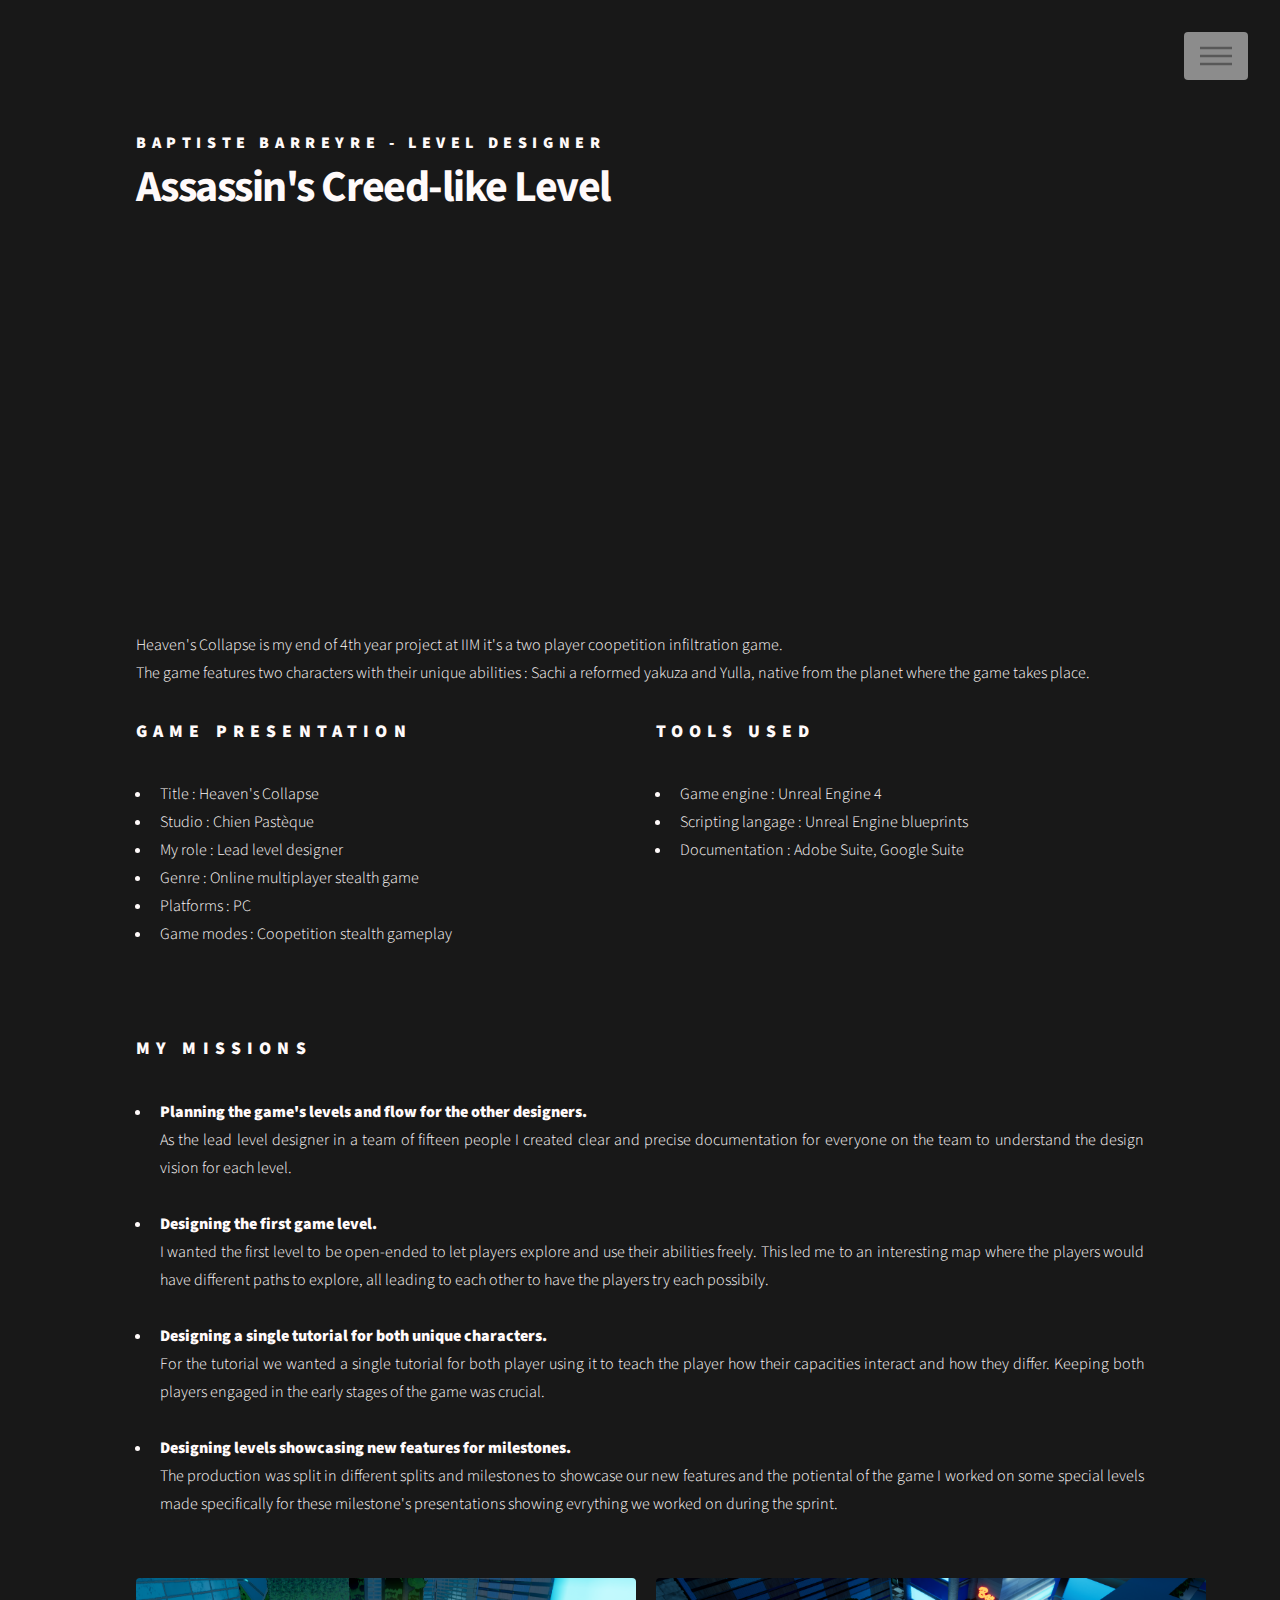
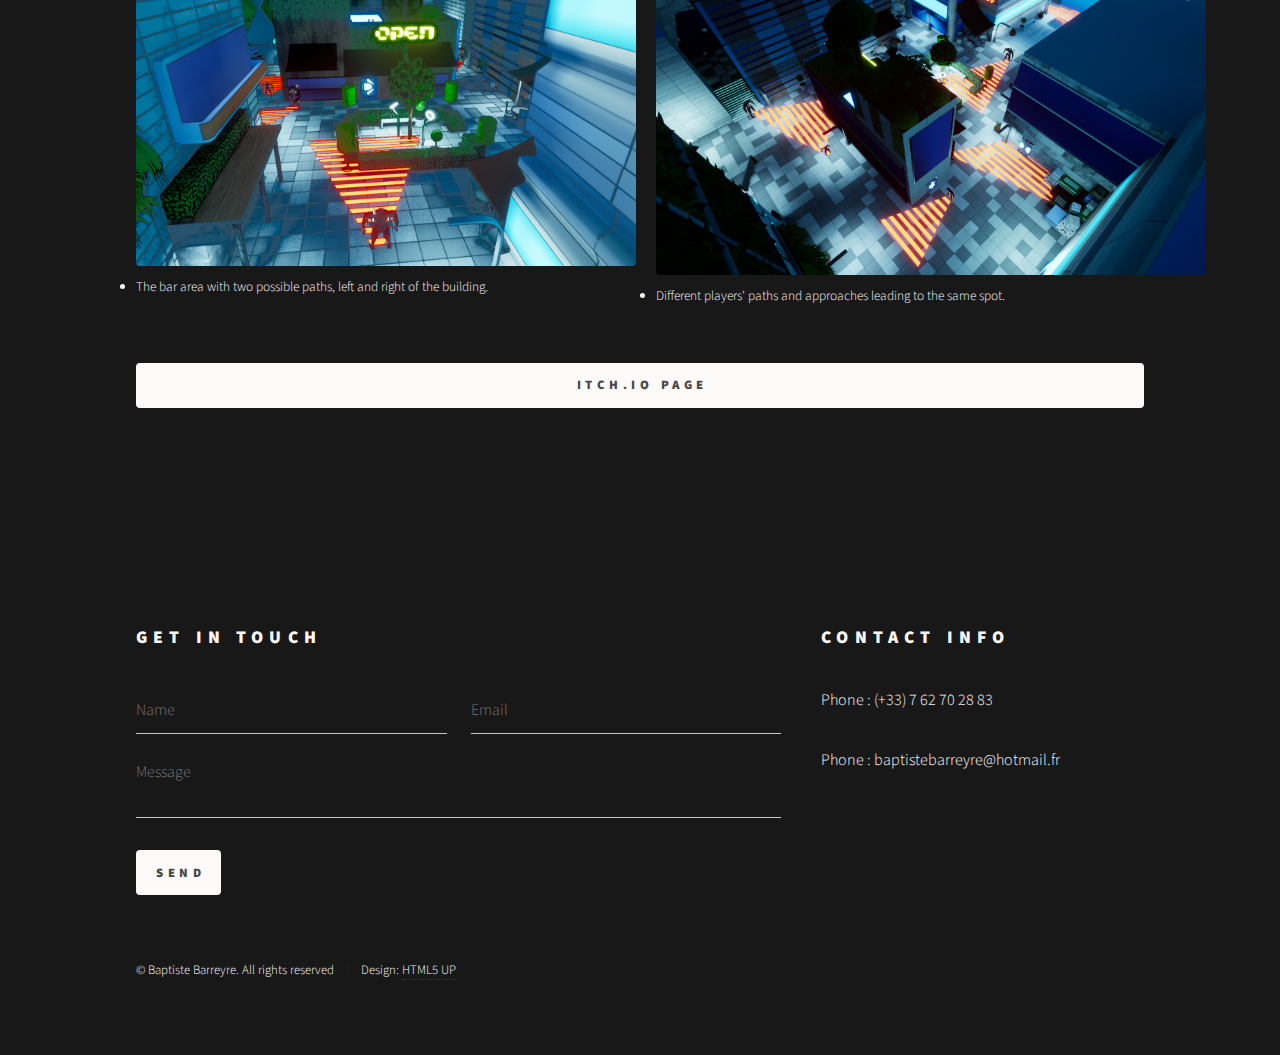
<file: HeavensProject.html>
<!DOCTYPE HTML>
<!--
	Phantom by HTML5 UP
	html5up.net | @ajlkn
	Free for personal and commercial use under the CCA 3.0 license (html5up.net/license)
-->
<html>
	<head>
		<title>Baptiste Barreyre - Portfolio</title>
		<meta charset="utf-8" />
		<meta name="viewport" content="width=device-width, initial-scale=1, user-scalable=no" />
		<link rel="stylesheet" href="assets/css/main.css" />
		<noscript><link rel="stylesheet" href="assets/css/noscript.css" /></noscript>
	</head>
	<body style="background-color: #181818;" class="is-preload">
		<!-- Wrapper -->
			<div id="wrapper">

				<!-- Header -->
					<header id="header">
						<div class="inner">

							<a  style="color: snow;" href="index.html" class="logo">
								<span class="title">Baptiste Barreyre - Level Designer</span>
							</a>
							
							<!-- Nav -->
								<nav>
									<ul>
										<li><a href="#menu">Menu</a></li>
									</ul>
								</nav>

						</div>
					</header>

				<!-- Menu -->
				<nav id="menu">
					<h2>Menu</h2>
					<ul>
						<li><a href="index.html">Home</a></li>
						<li><a href="Resume.html">Resume</a></li>
						<li><a href="AeonProject.html">Aeon Wars : Maschinen Crisis</a></li>
						<li><a href="KahootProject.html">Kahoot Math Games</a></li>
						<li><a href="ParadiseProject.html">Instant Sports Paradise</a></li>
						<li><a href="AssassinsCreedProject.html">Assassin's Creed-like Level</a></li>
						<li><a href="HorrorProject.html">Siderodrome</a></li>
					</ul>
				</nav>

			<!-- Main -->
				<div id="main">
					<div class="inner">
						<h1 style="color: snow;">Assassin's Creed-like Level</h1>

						<!-- Video -->
						<iframe width="560" height="315" src="https://www.youtube.com/embed/f4v4GDtYE4o?si=AEP0qJllachrdj20" 
						title="YouTube video player" frameborder="0" 
						allow="accelerometer; autoplay; clipboard-write; encrypted-media; gyroscope; picture-in-picture; web-share" 
						referrerpolicy="strict-origin-when-cross-origin" allowfullscreen class="middle">
						</iframe>

						<br/> <br/>

						<p  style="text-align: justify; color: snow;" >Heaven's Collapse is my end of 4th year project at IIM it's a two player coopetition infiltration game.<br />
							The game features two characters with their unique abilities : Sachi a reformed yakuza and Yulla, native from the planet where the game takes place.<br />

						<!-- Bullet points -->
						<div class="row">

							<div class="col-6 col-12-medium">

								<h2 style="color: snow;">Game Presentation</h2>
								<ul>
									<li style="color: snow;">Title : Heaven's Collapse</li>
									<li style="color: snow;">Studio : Chien Pastèque</li>
									<li style="color: snow;">My role : Lead level designer</li>
									<li style="color: snow;">Genre : Online multiplayer stealth game</li>
									<li style="color: snow;">Platforms : PC</li>
									<li style="color: snow;">Game modes : Coopetition stealth gameplay</li>
								</ul>
							</div>
							<div class="col-6 col-12-medium">

								<h2 style="color: snow;">Tools Used</h2>
								<ul>
									<li style="color: snow;">Game engine : Unreal Engine 4</li>
									<li style="color: snow;">Scripting langage : Unreal Engine blueprints</li>
									<li style="color: snow;">Documentation : Adobe Suite, Google Suite</li>
								</ul>
							</div>

						</div>

						<div class="col-6 col-12-medium">
							<br /><br />
							<h2 style="color: snow;">My missions</h2>
							<ul>
								<li style="text-align: justify;  color: snow;"><b>Planning the game's levels and flow for the other designers.</b> <br />As the lead level designer in a team of fifteen people I created clear and precise documentation for everyone on the team to understand the design vision for each level.  </li>
								<br />
								<li style="text-align: justify;  color: snow;"><b>Designing the first game level.</b> <br />I wanted the first level to be open-ended to let players explore and use their abilities freely. This led me to an interesting map where the players would have different paths to explore, all leading to each other to have the players try each possibily. </li>
								<br />
								<li style="text-align: justify;  color: snow;"><b>Designing a single tutorial for both unique characters.</b> <br />For the tutorial we wanted a single tutorial for both player using it to teach the player how their capacities interact and how they differ. Keeping both players engaged in the early stages of the game was crucial. </li>
								<br />
								<li style="text-align: justify;  color: snow;"><b>Designing levels showcasing new features for milestones.</b> <br />The production was split in different splits and milestones to showcase our new features and the potiental of the game I worked on some special levels made specifically for these milestone's presentations showing evrything we worked on during the sprint. </li>
								<br />
					</div>


					<!-- Image and caption -->

					<div class="row">

						<div class="col-6 col-12-medium">
							<span class="image"> <img src="images/Heavens01.PNG" alt="Image of the project" style="width: 500px;" > </span>
							<li style="font-size: smaller; color: snow;">The bar area with two possible paths, left and right of the building. </li>
						</div>

						<div class="col-6 col-12-medium">
							<span class="image"> <img src="images/Heavens02.PNG" alt="Image of the project" style="width: 550px" > </span>
							<li style="font-size: smaller; color: snow;">Different players' paths and approaches leading to the same spot.</li>
						</div>

					</div>

					  <br /><br />

					<!-- Buttons -->
					<ul class="actions fit">
					<li><a href="https://tachiche.itch.io/heaven-s-collapse" target="_blank" class="button primary fit">Itch.io Page</a></li>
				</div>
			</div>

<!-- Footer -->
<footer id="footer">
<div class="inner">
	<section>
		<h2 style="color: snow;">Get in touch</h2>
		<form method="post" action="#">
			<div class="fields">
				<div class="field half">
					<input type="text" name="name" id="name" placeholder="Name" />
				</div>
				<div class="field half">
					<input type="email" name="email" id="email" placeholder="Email" />
				</div>
				<div class="field">
					<textarea name="message" id="message" placeholder="Message"></textarea>
				</div>
			</div>
			<ul class="actions">
				<li><input type="submit" value="Send" class="primary" /></li>
			</ul>
		</form>
	</section>

	<section>
		<h2 style="color: snow;">Contact info</h2>
		<p style="color: snow;">Phone : (+33) 7 62 70 28 83</p>
		<p style="color: snow;">Phone : baptistebarreyre@hotmail.fr</p>
	</section>

	<ul class="copyright">
		<li>&copy; Baptiste Barreyre. All rights reserved</li><li>Design: <a href="http://html5up.net">HTML5 UP</a></li>
	</ul>
				</div>
			</footer>

		</div>

	<!-- Scripts -->
		<script src="assets/js/jquery.min.js"></script>
		<script src="assets/js/browser.min.js"></script>
		<script src="assets/js/breakpoints.min.js"></script>
		<script src="assets/js/util.js"></script>
		<script src="assets/js/main.js"></script>

</body>
</html>
</file>
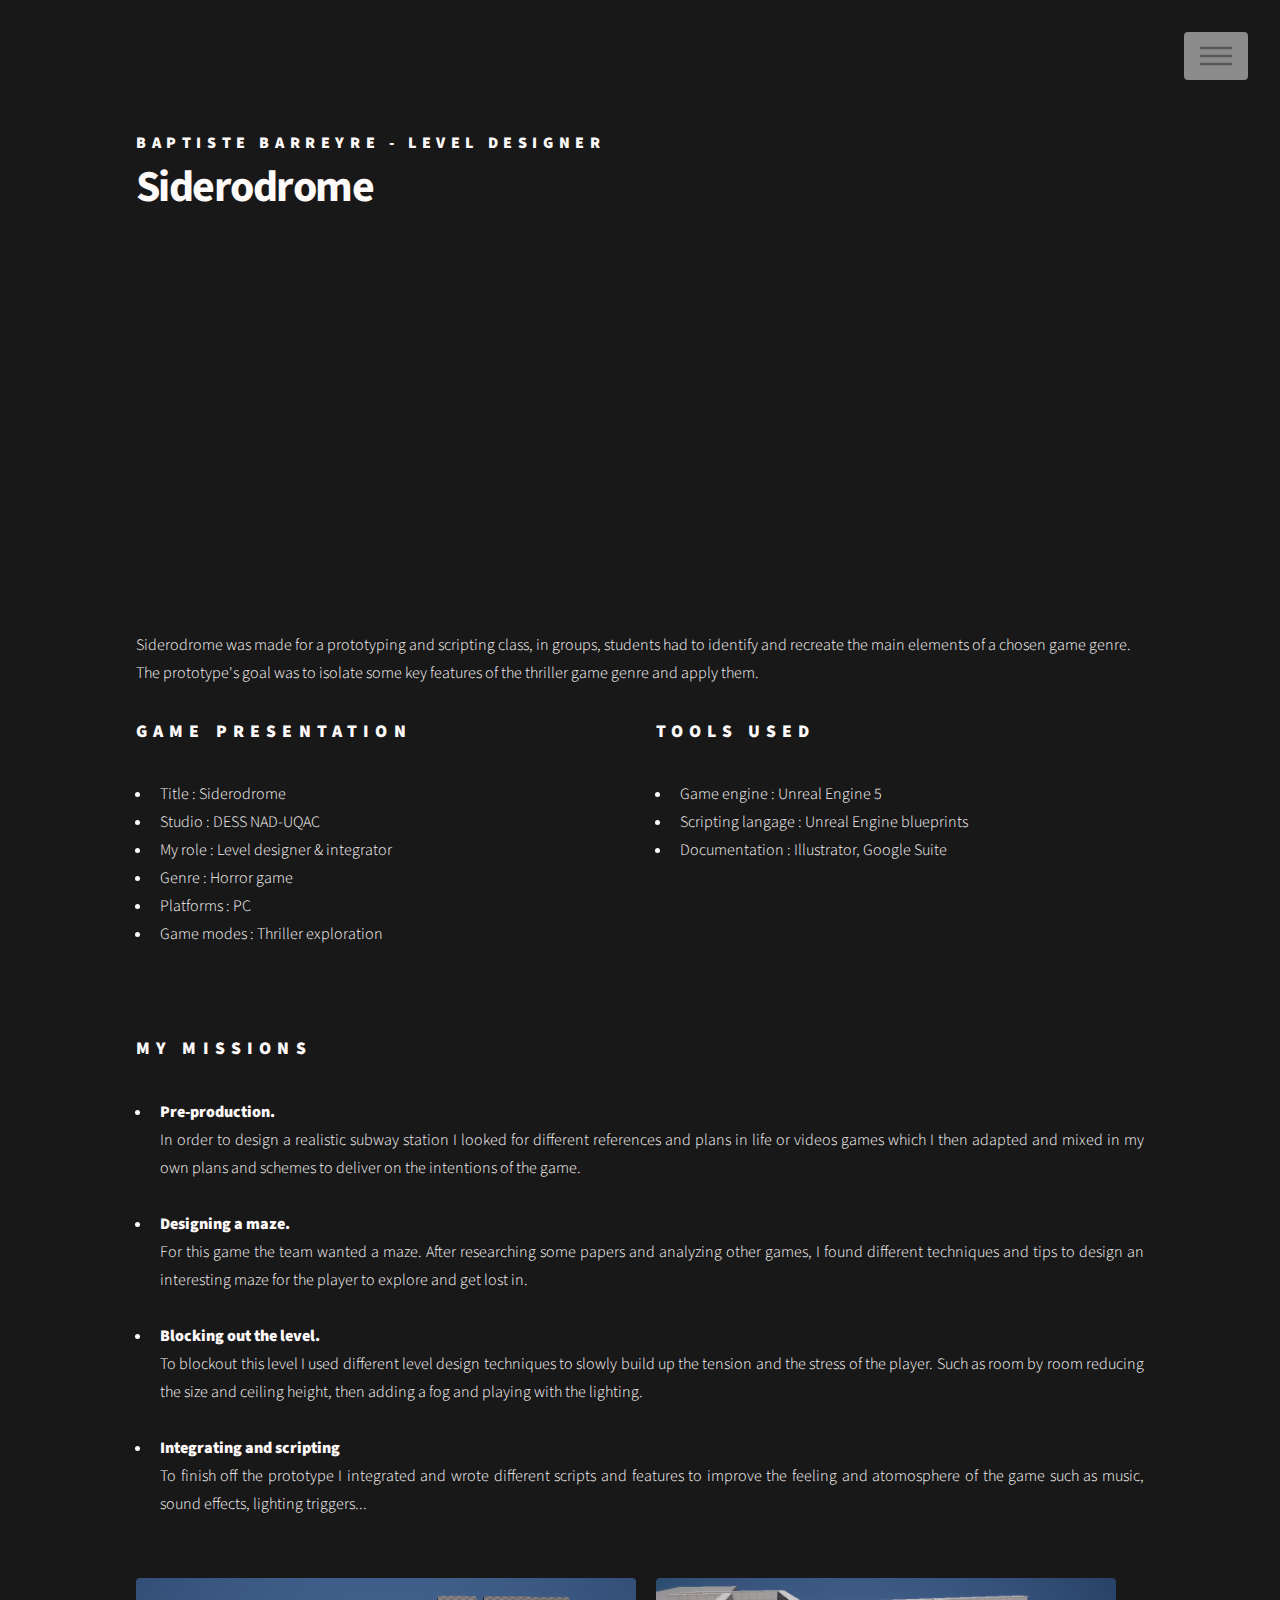
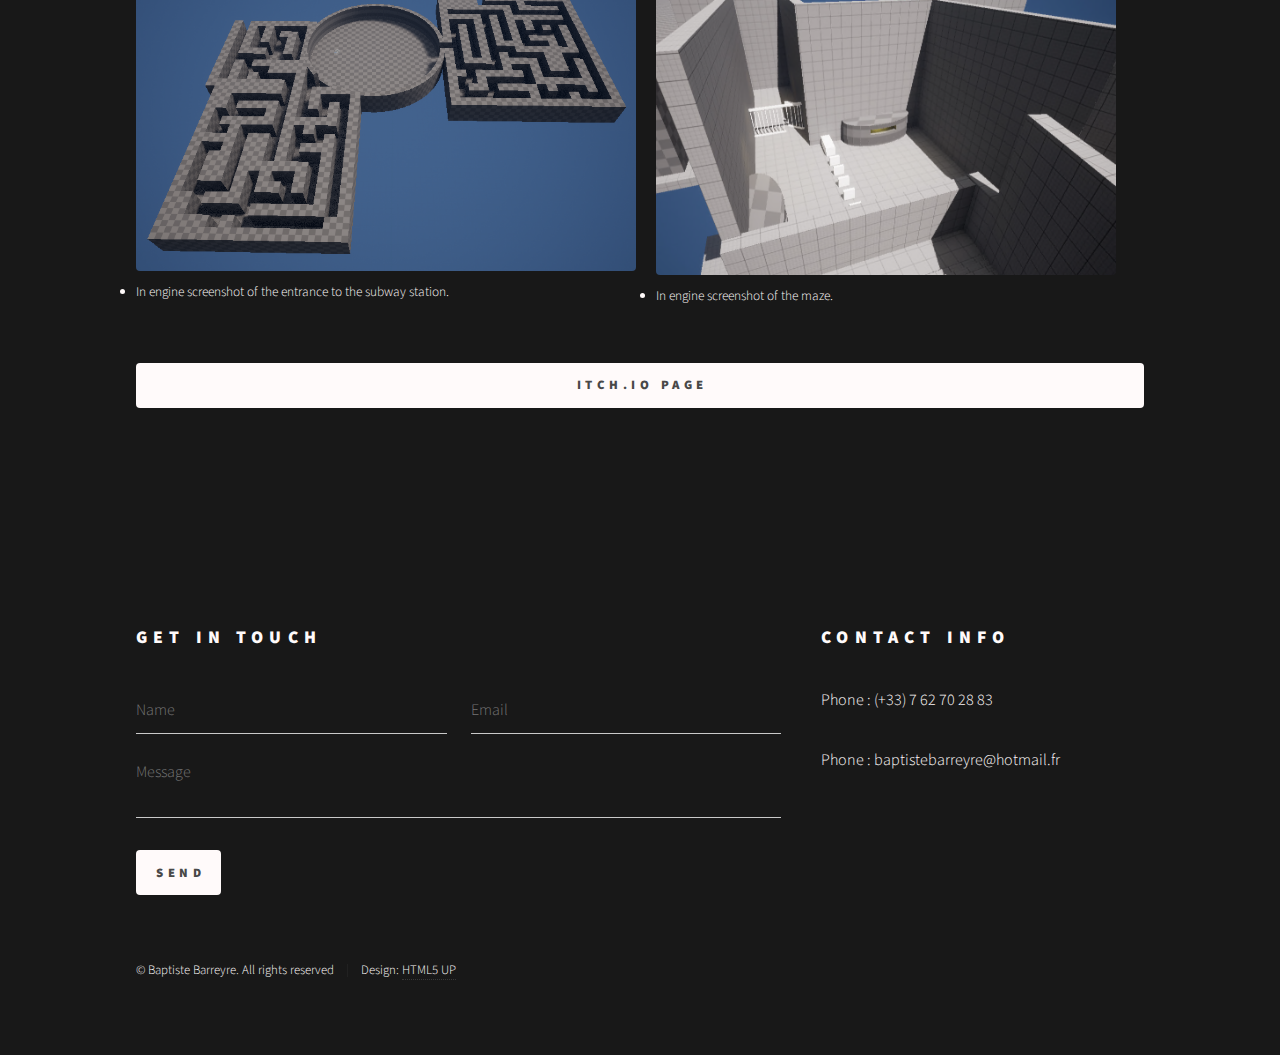
<file: HorrorProject.html>
<!DOCTYPE HTML>
<!--
	Phantom by HTML5 UP
	html5up.net | @ajlkn
	Free for personal and commercial use under the CCA 3.0 license (html5up.net/license)
-->
<html>
	<head>
		<title>Baptiste Barreyre - Portfolio</title>
		<meta charset="utf-8" />
		<meta name="viewport" content="width=device-width, initial-scale=1, user-scalable=no" />
		<link rel="stylesheet" href="assets/css/main.css" />
		<noscript><link rel="stylesheet" href="assets/css/noscript.css" /></noscript>
	</head>
	<body style="background-color: #181818;" class="is-preload">
		<!-- Wrapper -->
			<div id="wrapper">

				<!-- Header -->
					<header id="header">
						<div class="inner">

							<a  style="color: snow;" href="index.html" class="logo">
								<span class="title">Baptiste Barreyre - Level Designer</span>
							</a>
							
							<!-- Nav -->
								<nav>
									<ul>
										<li><a href="#menu">Menu</a></li>
									</ul>
								</nav>

						</div>
					</header>

				<!-- Menu -->
				<nav id="menu">
					<h2>Menu</h2>
					<ul>
						<li><a href="index.html">Home</a></li>
						<li><a href="Resume.html">Resume</a></li>
						<li><a href="AeonProject.html">Aeon Wars : Maschinen Crisis</a></li>
						<li><a href="KahootProject.html">Kahoot Math Games</a></li>
						<li><a href="ParadiseProject.html">Instant Sports Paradise</a></li>
						<li><a href="AssassinsCreedProject.html">Assassin's Creed-like Level</a></li>
						<li><a href="HeavensProject.html">Heaven's Collapse</a></li>
					</ul>
				</nav>

			<!-- Main -->
				<div id="main">
					<div class="inner">
						<h1 style="color: snow;">Siderodrome</h1>

						<iframe width="560" height="315" src="https://www.youtube.com/embed/oDV486k7rgw?si=xrGS3rAMmHt9caMw" 
						title="YouTube video player" frameborder="0" 
						allow="accelerometer; autoplay; clipboard-write; encrypted-media; gyroscope; picture-in-picture; web-share" 
						referrerpolicy="strict-origin-when-cross-origin" allowfullscreen class="middle">
						</iframe>

						<br/> <br/>

						<p  style="text-align: justify; color: snow;" >Siderodrome was made for a prototyping and scripting class, in groups, students had to identify and recreate the main elements of a chosen game genre.<br />
						The prototype's goal was to isolate some key features of the thriller game genre and apply them.<br />

						<!-- Bullet points -->
						<div class="row">

							<div class="col-6 col-12-medium">

								<h2 style="color: snow;">Game Presentation</h2>
								<ul>
									<li style="color: snow;">Title : Siderodrome</li>
									<li style="color: snow;">Studio : DESS NAD-UQAC</li>
									<li style="color: snow;">My role : Level designer & integrator</li>
									<li style="color: snow;">Genre : Horror game</li>
									<li style="color: snow;">Platforms : PC</li>
									<li style="color: snow;">Game modes : Thriller exploration</li>
								</ul>
							</div>
							<div class="col-6 col-12-medium">

								<h2 style="color: snow;">Tools Used</h2>
								<ul>
									<li style="color: snow;">Game engine : Unreal Engine 5</li>
									<li style="color: snow;">Scripting langage : Unreal Engine blueprints</li>
									<li style="color: snow;">Documentation : Illustrator, Google Suite</li>
								</ul>
							</div>

						</div>

						<div class="col-6 col-12-medium">
							<br /><br />
							<h2 style="color: snow;">My missions</h2>
							<ul>
								<li style="text-align: justify;  color: snow;"><b>Pre-production.</b> <br />In order to design a realistic subway station I looked for different references and plans in life or videos games which I then adapted and mixed in my own plans and schemes to deliver on the intentions of the game. </li>
								<br />
								<li style="text-align: justify;  color: snow;"><b>Designing a maze.</b> <br />For this game the team wanted a maze. After researching some papers and analyzing other games, I found different techniques and tips to design an interesting maze for the player to explore and get lost in.</li>
								<br />
								<li style="text-align: justify;  color: snow;"><b>Blocking out the level.</b> <br />To blockout this level I used different level design techniques to slowly build up the tension and the stress of the player. Such as room by room reducing the size and ceiling height, then adding a fog and playing with the lighting. </li>
								<br />
								<li style="text-align: justify;  color: snow;"><b>Integrating and scripting </b> <br />To finish off the prototype I integrated and wrote different scripts and features to improve the feeling and atomosphere of the game such as music, sound effects, lighting triggers...</li>
								<br />
					</div>


					<!-- Image and caption -->

					<div class="row">

						<div class="col-6 col-12-medium">
							<span class="image"> <img src="images/Siderodrome01.png" alt="Image of the project" style="width: 500px;" > </span>
							<li style="font-size: smaller; color: snow;">In engine screenshot of the entrance to the subway station.</li>
						</div>

						<div class="col-6 col-12-medium">
							<span class="image"> <img src="images/Siderodrome02.PNG" alt="Image of the project" style="width: 460px" > </span>
							<li style="font-size: smaller; color: snow;">In engine screenshot of the maze.</li>
						</div>

					</div>

					  <br /><br />

					<!-- Buttons -->
					<ul class="actions fit">
					<li><a href="https://baptisteb.itch.io/siderodrome" target="_blank" class="button primary fit">Itch.io Page</a></li>
				</div>
			</div>

<!-- Footer -->
<footer id="footer">
<div class="inner">
	<section>
		<h2 style="color: snow;">Get in touch</h2>
		<form method="post" action="#">
			<div class="fields">
				<div class="field half">
					<input type="text" name="name" id="name" placeholder="Name" />
				</div>
				<div class="field half">
					<input type="email" name="email" id="email" placeholder="Email" />
				</div>
				<div class="field">
					<textarea name="message" id="message" placeholder="Message"></textarea>
				</div>
			</div>
			<ul class="actions">
				<li><input type="submit" value="Send" class="primary" /></li>
			</ul>
		</form>
	</section>

	<section>
		<h2 style="color: snow;">Contact info</h2>
		<p style="color: snow;">Phone : (+33) 7 62 70 28 83</p>
		<p style="color: snow;">Phone : baptistebarreyre@hotmail.fr</p>
	</section>

	<ul class="copyright">
		<li>&copy; Baptiste Barreyre. All rights reserved</li><li>Design: <a href="http://html5up.net">HTML5 UP</a></li>
	</ul>
				</div>
			</footer>

		</div>

	<!-- Scripts -->
		<script src="assets/js/jquery.min.js"></script>
		<script src="assets/js/browser.min.js"></script>
		<script src="assets/js/breakpoints.min.js"></script>
		<script src="assets/js/util.js"></script>
		<script src="assets/js/main.js"></script>

</body>
</html>
</file>
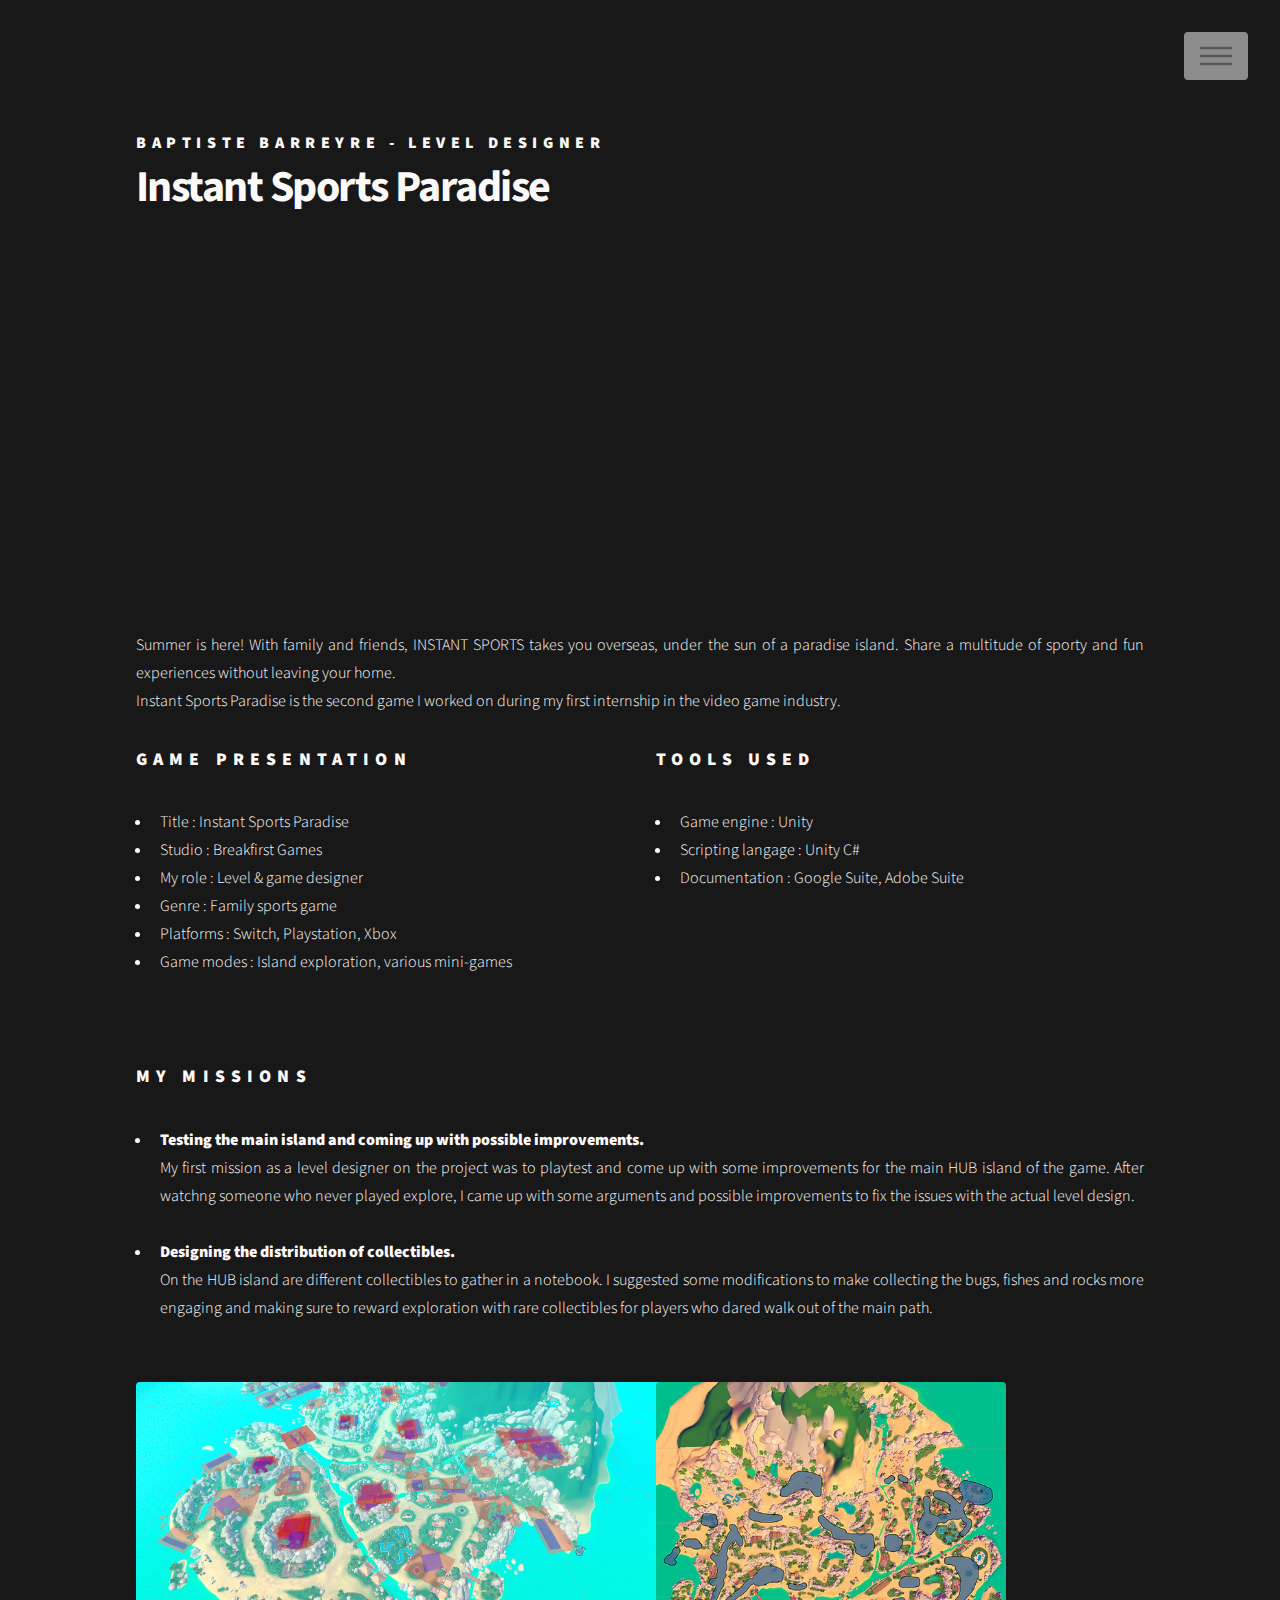
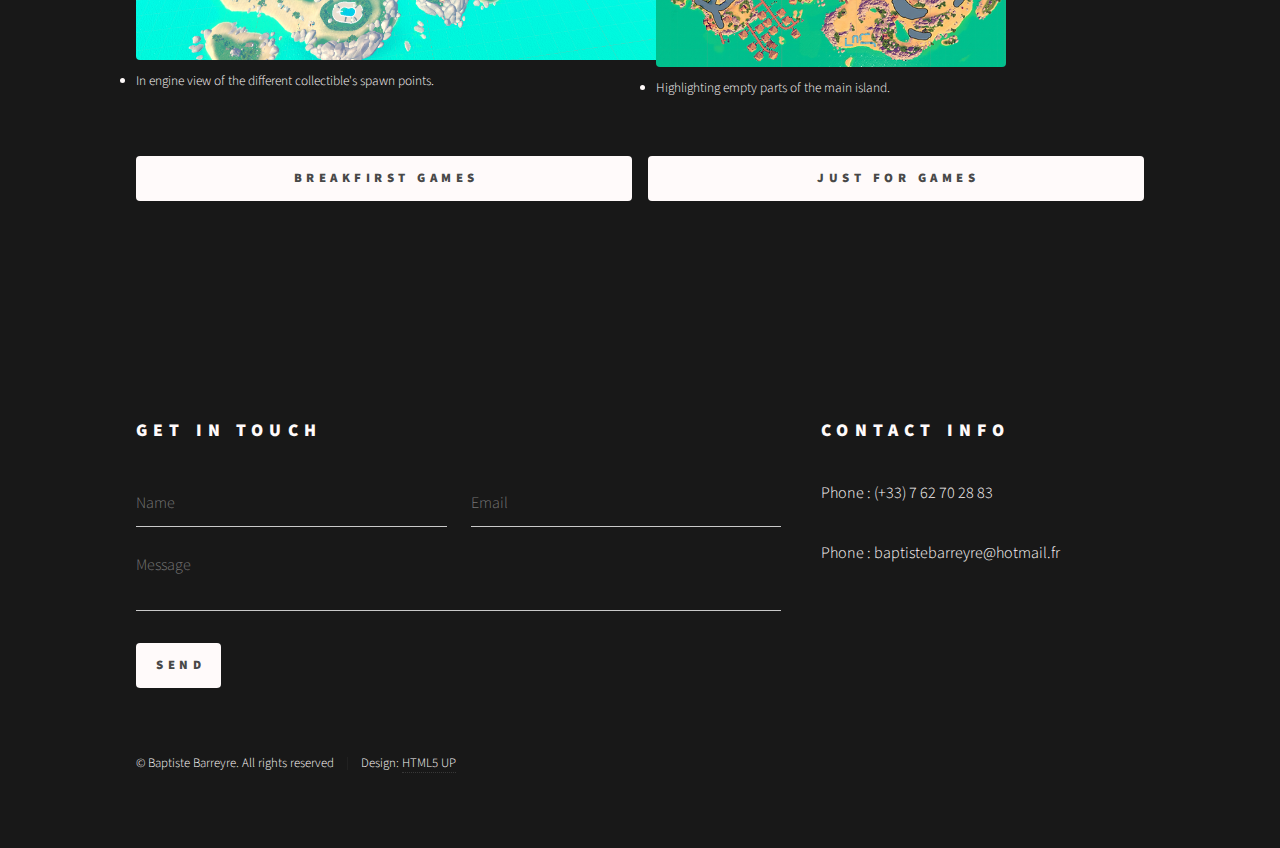
<file: ParadiseProject.html>
<!DOCTYPE HTML>
<!--
	Phantom by HTML5 UP
	html5up.net | @ajlkn
	Free for personal and commercial use under the CCA 3.0 license (html5up.net/license)
-->
<html>
	<head>
		<title>Baptiste Barreyre - Portfolio</title>
		<meta charset="utf-8" />
		<meta name="viewport" content="width=device-width, initial-scale=1, user-scalable=no" />
		<link rel="stylesheet" href="assets/css/main.css" />
		<noscript><link rel="stylesheet" href="assets/css/noscript.css" /></noscript>
	</head>
	<body style="background-color: #181818;" class="is-preload">
		<!-- Wrapper -->
			<div id="wrapper">

				<!-- Header -->
					<header id="header">
						<div class="inner">

							<a  style="color: snow;" href="index.html" class="logo">
								<span class="title">Baptiste Barreyre - Level Designer</span>
							</a>
							
							<!-- Nav -->
								<nav>
									<ul>
										<li><a href="#menu">Menu</a></li>
									</ul>
								</nav>

						</div>
					</header>

				<!-- Menu -->
				<nav id="menu">
					<h2>Menu</h2>
					<ul>
						<li><a href="index.html">Home</a></li>
						<li><a href="Resume.html">Resume</a></li>
						<li><a href="AeonProject.html">Aeon Wars : Maschinen Crisis</a></li>
						<li><a href="KahootProject.html">Kahoot Math Games</a></li>
						<li><a href="AssassinsCreedProject.html">Assassin's Creed-like Level</a></li>
						<li><a href="HorrorProject.html">Siderodrome</a></li>
						<li><a href="HeavensProject.html">Heaven's Collapse</a></li>
					</ul>
				</nav>

			<!-- Main -->
				<div id="main">
					<div class="inner">
						<h1 style="color: snow;">Instant Sports Paradise</h1>

						<!-- Video -->
						<iframe width="560" height="315" src="https://www.youtube.com/embed/O797zxQtfA4?si=NlYzmSJAyx1JmTs5" 
						title="YouTube video player" frameborder="0" 
						allow="accelerometer; autoplay; clipboard-write; encrypted-media; gyroscope; picture-in-picture; web-share" 
						referrerpolicy="strict-origin-when-cross-origin" allowfullscreen class="middle">
						</iframe>

						<br/> <br/>

						<p  style="text-align: justify; color: snow;" >Summer is here! With family and friends, INSTANT SPORTS takes you overseas, under the sun of a paradise island. Share a multitude of sporty and fun experiences without leaving your home.<br />
							Instant Sports Paradise is the second game I worked on during my first internship in the video game industry.<br />

						<!-- Bullet points -->
						<div class="row">

							<div class="col-6 col-12-medium">

								<h2 style="color: snow;">Game Presentation</h2>
								<ul>
									<li style="color: snow;">Title : Instant Sports Paradise</li>
									<li style="color: snow;">Studio : Breakfirst Games</li>
									<li style="color: snow;">My role : Level & game designer</li>
									<li style="color: snow;">Genre : Family sports game</li>
									<li style="color: snow;">Platforms : Switch, Playstation, Xbox</li>
									<li style="color: snow;">Game modes : Island exploration, various mini-games</li>
								</ul>
							</div>
							<div class="col-6 col-12-medium">

								<h2 style="color: snow;">Tools Used</h2>
								<ul>
									<li style="color: snow;">Game engine : Unity</li>
									<li style="color: snow;">Scripting langage : Unity C#</li>
									<li style="color: snow;">Documentation : Google Suite, Adobe Suite</li>
								</ul>
							</div>

						</div>

						<div class="col-6 col-12-medium">
							<br /><br />
							<h2 style="color: snow;">My missions</h2>
							<ul>
								<li style="text-align: justify;  color: snow;"><b>Testing the main island and coming up with possible improvements.</b> <br />My first mission as a level designer on the project was to playtest and come up with some improvements for the main HUB island of the game. After watchng someone who never played explore, I came up with some arguments and possible improvements to fix the issues with the actual level design.</li>
								<br />
								<li style="text-align: justify;  color: snow;"><b>Designing the distribution of collectibles.</b> <br />On the HUB island are different collectibles to gather in a notebook. I suggested some modifications to make collecting the bugs, fishes and rocks more engaging and making sure to reward exploration with rare collectibles for players who dared walk out of the main path.</li>
								<br />
					</div>


					<!-- Image and caption -->

					<div class="row">

						<div class="col-6 col-12-medium">
							<span class="image"> <img src="images/Paradise01.png" alt="Image of the project" style="width: 550px;" > </span>
							<li style="font-size: smaller; color: snow;">In engine view of the different collectible's spawn points.</li>
						</div>

						<div class="col-6 col-12-medium">
							<span class="image"> <img src="images/Paradise02.png" alt="Image of the project" style="width: 350px" > </span>
							<li style="font-size: smaller; color: snow;">Highlighting empty parts of the main island.</li>
						</div>

					</div>

					  <br /><br />

					<!-- Buttons -->
					<ul class="actions fit">
					<li><a href="https://www.breakfirst.games/" target="_blank" class="button primary fit">Breakfirst Games</a></li>
					<li><a href="https://www.justforgames.com/summer-is-packing-its-bags-for-fall-instant-sports-paradise-lands-on-next-gen-consoles/" target="_blank" class="button primary fit">Just For Games</a></li>
				</div>
			</div>

<!-- Footer -->
<footer id="footer">
<div class="inner">
	<section>
		<h2 style="color: snow;">Get in touch</h2>
		<form method="post" action="#">
			<div class="fields">
				<div class="field half">
					<input type="text" name="name" id="name" placeholder="Name" />
				</div>
				<div class="field half">
					<input type="email" name="email" id="email" placeholder="Email" />
				</div>
				<div class="field">
					<textarea name="message" id="message" placeholder="Message"></textarea>
				</div>
			</div>
			<ul class="actions">
				<li><input type="submit" value="Send" class="primary" /></li>
			</ul>
		</form>
	</section>
		<section>
			<h2 style="color: snow;">Contact info</h2>
			<p style="color: snow;">Phone : (+33) 7 62 70 28 83</p>
			<p style="color: snow;">Phone : baptistebarreyre@hotmail.fr</p>
		</section>

	</section>
	<ul class="copyright">
		<li>&copy; Baptiste Barreyre. All rights reserved</li><li>Design: <a href="http://html5up.net">HTML5 UP</a></li>
	</ul>
				</div>
			</footer>

		</div>

	<!-- Scripts -->
		<script src="assets/js/jquery.min.js"></script>
		<script src="assets/js/browser.min.js"></script>
		<script src="assets/js/breakpoints.min.js"></script>
		<script src="assets/js/util.js"></script>
		<script src="assets/js/main.js"></script>

</body>
</html>
</file>
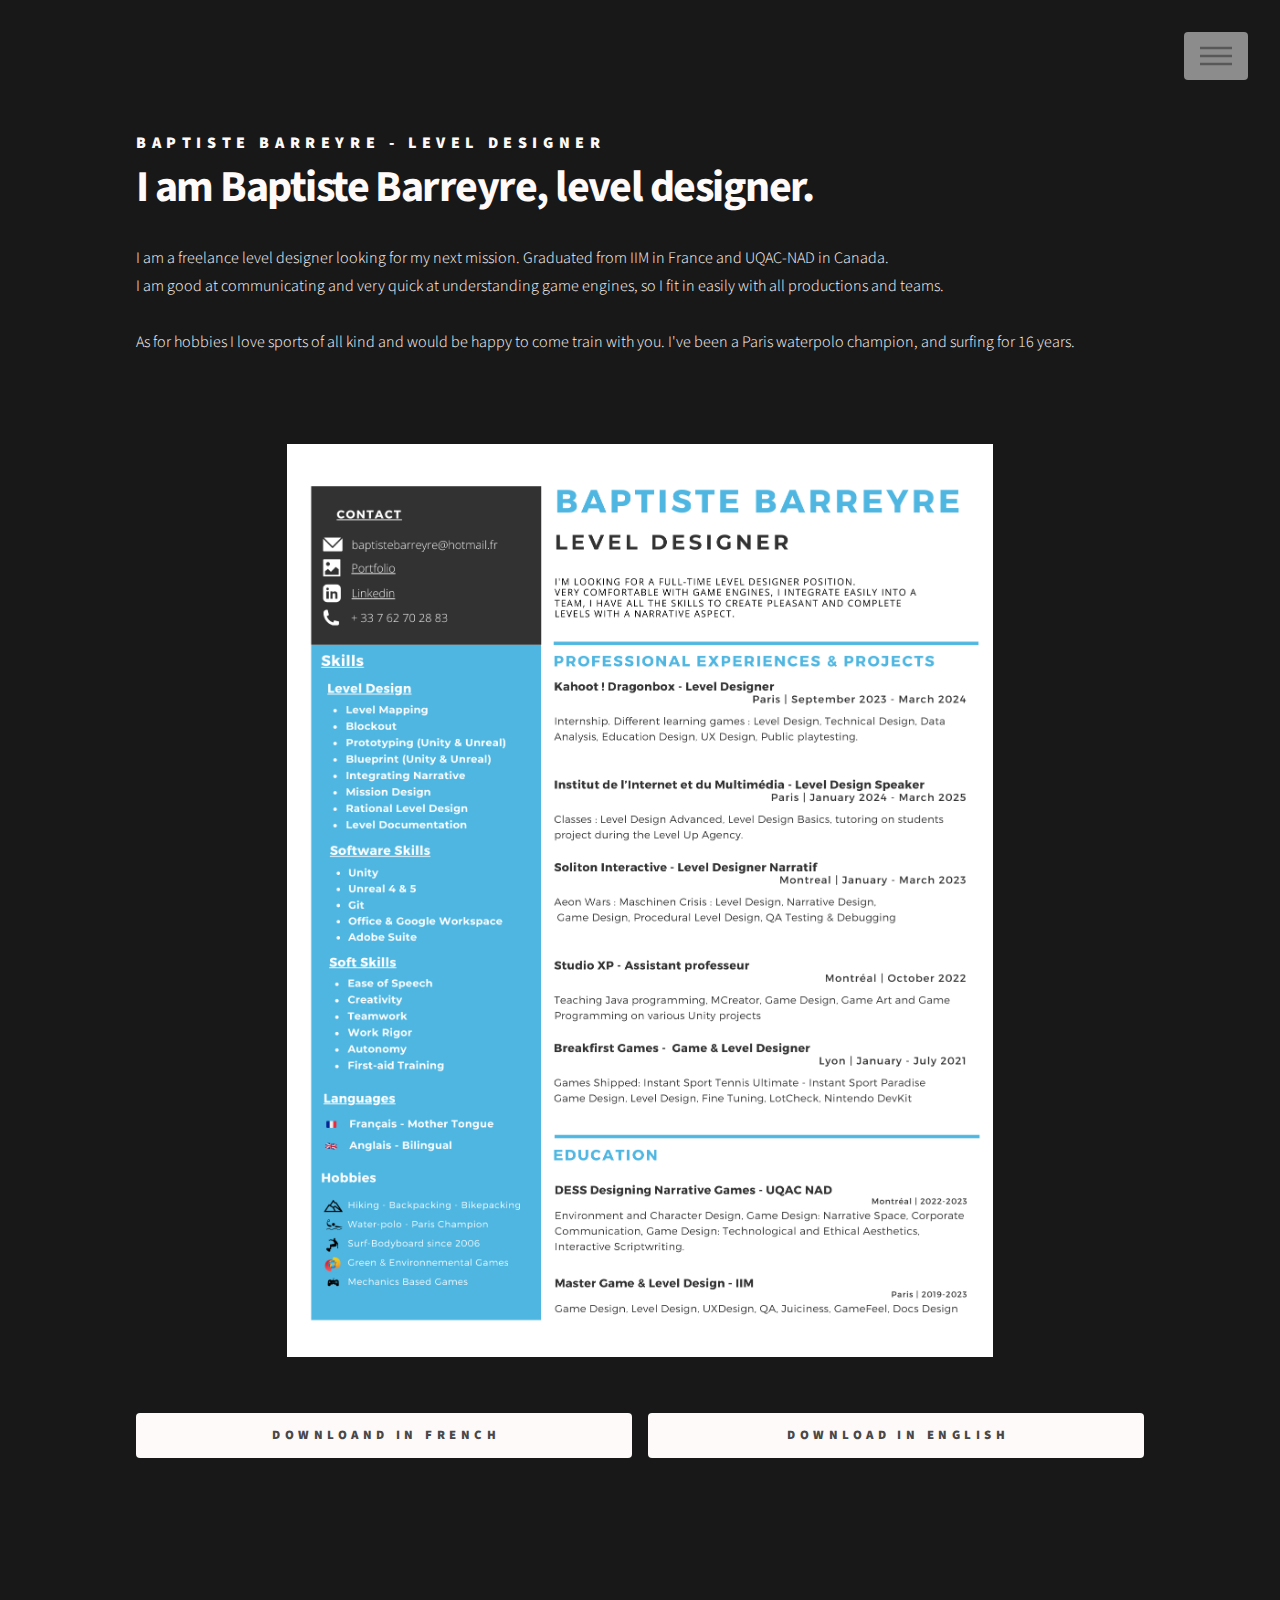
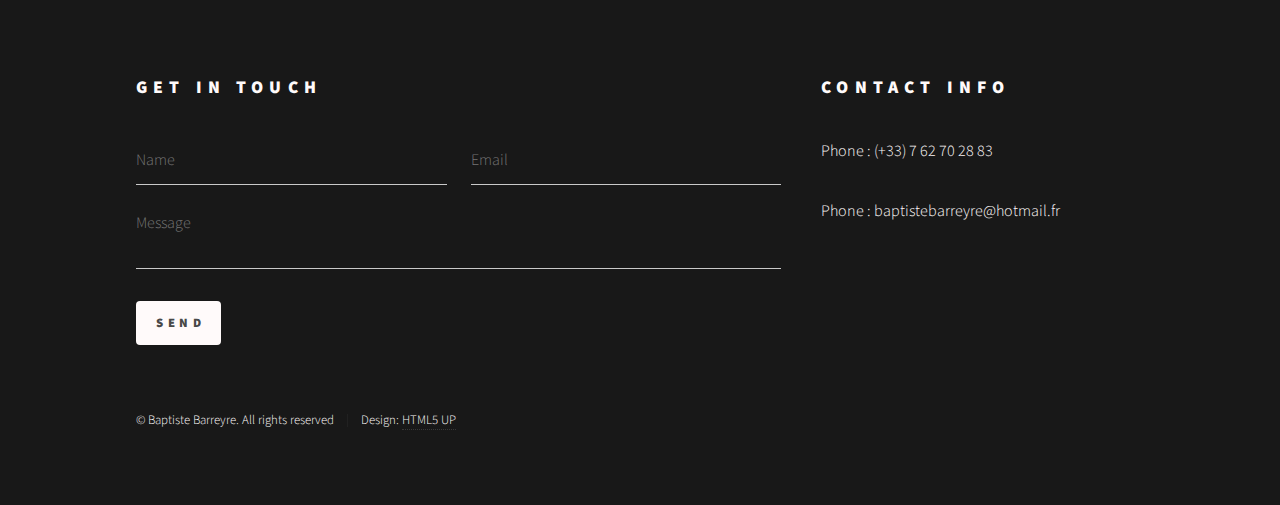
<file: Resume.html>
<!DOCTYPE HTML>
<!--
	Phantom by HTML5 UP
	html5up.net | @ajlkn
	Free for personal and commercial use under the CCA 3.0 license (html5up.net/license)
-->
<html>
	<head>
		<title>Baptiste Barreyre - Portfolio</title>
		<meta charset="utf-8" />
		<meta name="viewport" content="width=device-width, initial-scale=1, user-scalable=no" />
		<link rel="stylesheet" href="assets/css/main.css" />
		<noscript><link rel="stylesheet" href="assets/css/noscript.css" /></noscript>
	</head>
	<body style="background-color: #181818;" class="is-preload">
		<!-- Wrapper -->
			<div id="wrapper">

				<!-- Header -->
					<header id="header">
						<div class="inner">

							<a  style="color: snow;" href="index.html" class="logo">
								<span class="title">Baptiste Barreyre - Level Designer</span>
							</a>
							
							<!-- Nav -->
								<nav>
									<ul>
										<li><a href="#menu">Menu</a></li>
									</ul>
								</nav>

						</div>
					</header>

				<!-- Menu -->
				<nav id="menu">
					<h2>Menu</h2>
					<ul>
						<li><a href="index.html">Home</a></li>
						<li><a href="AeonProject.html">Aeon Wars : Maschinen Crisis</a></li>
						<li><a href="KahootProject.html">Kahoot Math Games</a></li>
						<li><a href="ParadiseProject.html">Instant Sports Paradise</a></li>
						<li><a href="AssassinsCreedProject.html">Assassin's Creed-like Level</a></li>
						<li><a href="HorrorProject.html">Siderodrome</a></li>
						<li><a href="HeavensProject.html">Heaven's Collapse</a></li>
					</ul>
				</nav>

			<!-- Main -->
				<div id="main">
					<div class="inner">


						<header>
							<h1 style="text-align: justify; color: snow;">I am Baptiste Barreyre, level designer.<br /></h1>
							<p style="text-align: justify; color: snow;">I am a freelance level designer looking for my next mission. Graduated from IIM in France and UQAC-NAD in Canada.<br />
								I am good at communicating and very quick at understanding game engines, so I fit in easily with all productions and teams.
							<br />
							<br />
								As for hobbies I love sports of all kind and would be happy to come train with you. I've been a Paris waterpolo champion, and surfing for 16 years. <br />
								<br />
							<br />
							</p>
						</header>

						<img src="images/Barreyre_Resume_Eng.png" alt="English Resume" style="width: 70%" class="middle">

<br /> <br />

					<!-- Buttons -->
					<ul class="actions fit">
					<li><a href="Downloads/Barreyre_CV_Fr.pdf" target="_blank" class="button primary fit">Downloand in French</a></li>
					<li><a href="Downloads/Barreyre_Resume_Eng.pdf" target="_blank" class="button primary fit">Download in English</a></li>
				</div>
			</div>

<!-- Footer -->
<footer id="footer">
<div class="inner">
	<section>
		<h2 style="color: snow;">Get in touch</h2>
		<form method="post" action="#">
			<div class="fields">
				<div class="field half">
					<input type="text" name="name" id="name" placeholder="Name" />
				</div>
				<div class="field half">
					<input type="email" name="email" id="email" placeholder="Email" />
				</div>
				<div class="field">
					<textarea name="message" id="message" placeholder="Message"></textarea>
				</div>
			</div>
			<ul class="actions">
				<li><input type="submit" value="Send" class="primary" /></li>
			</ul>
		</form>
	</section>

	<section>
		<h2 style="color: snow;">Contact info</h2>
		<p style="color: snow;">Phone : (+33) 7 62 70 28 83</p>
		<p style="color: snow;">Phone : baptistebarreyre@hotmail.fr</p>
	</section>

	<ul class="copyright">
		<li>&copy; Baptiste Barreyre. All rights reserved</li><li>Design: <a href="http://html5up.net">HTML5 UP</a></li>
	</ul>
				</div>
			</footer>

		</div>

	<!-- Scripts -->
		<script src="assets/js/jquery.min.js"></script>
		<script src="assets/js/browser.min.js"></script>
		<script src="assets/js/breakpoints.min.js"></script>
		<script src="assets/js/util.js"></script>
		<script src="assets/js/main.js"></script>

</body>
</html>
</file>
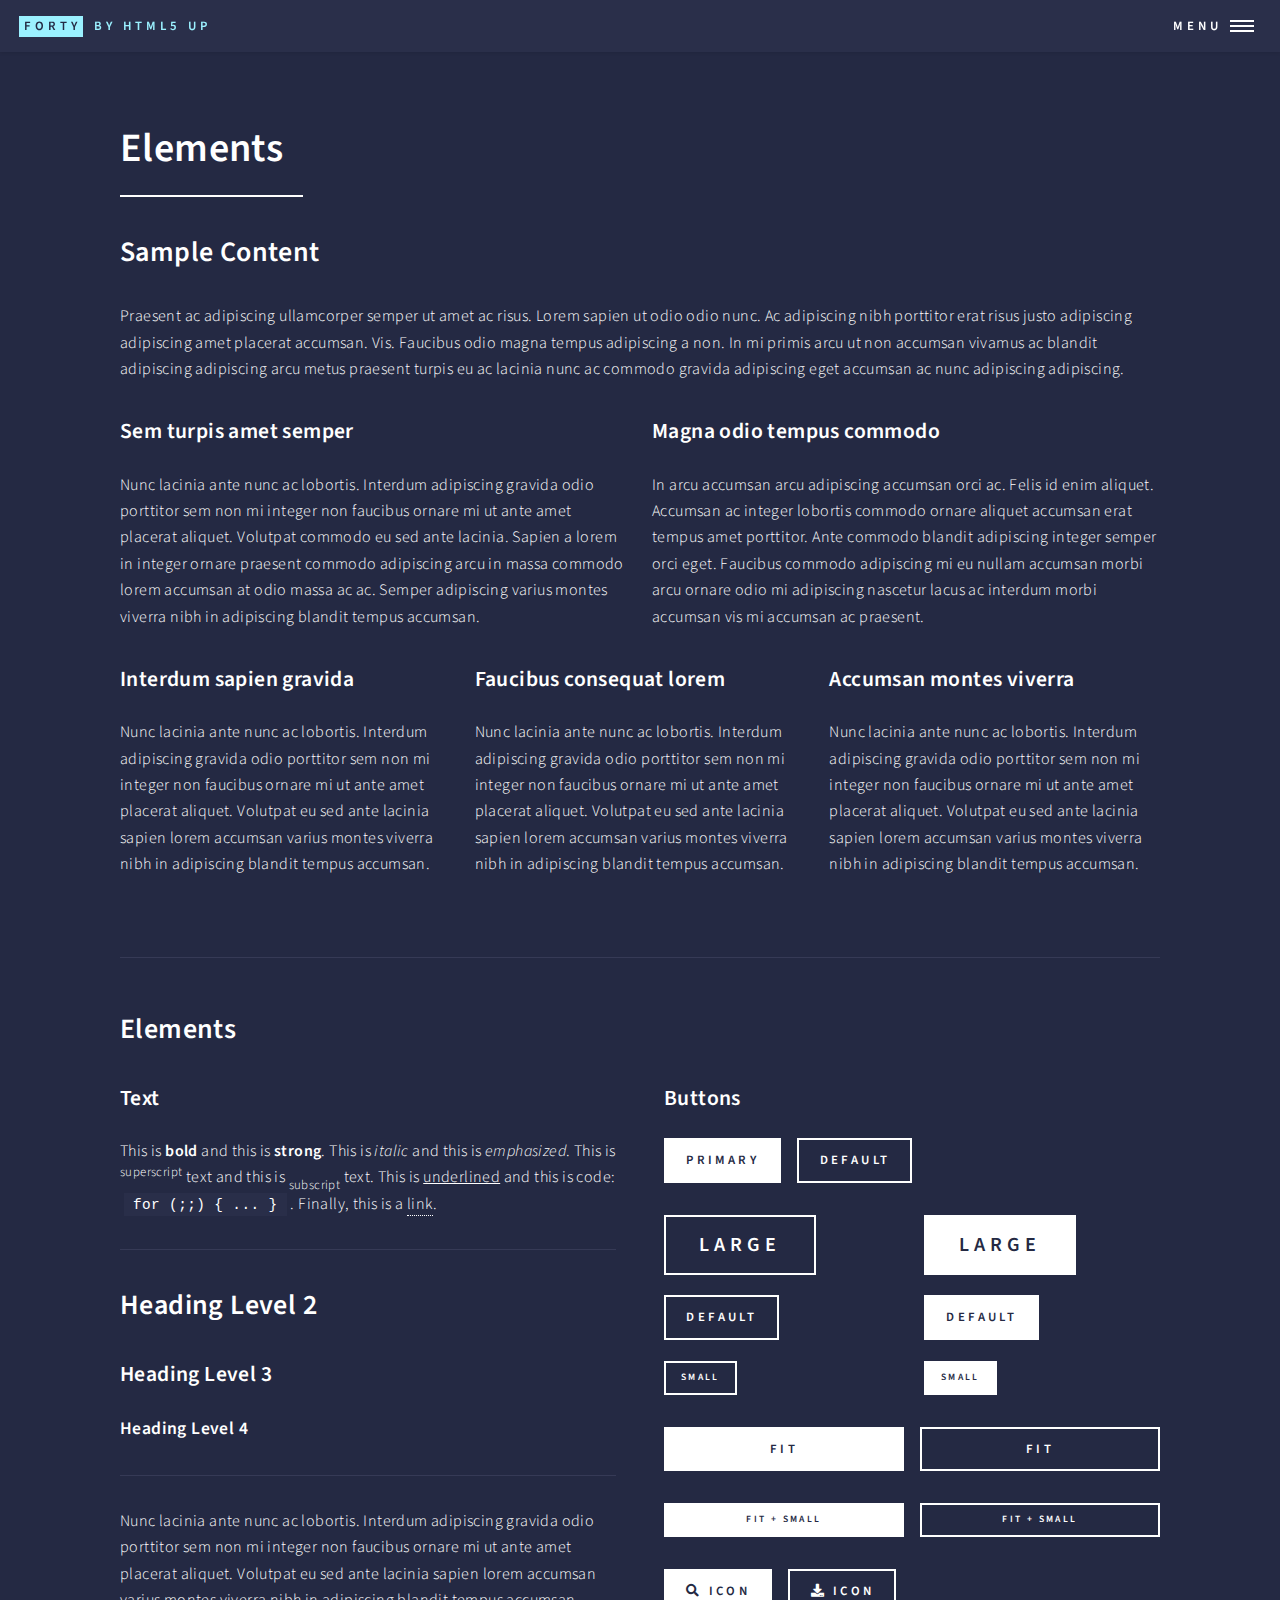
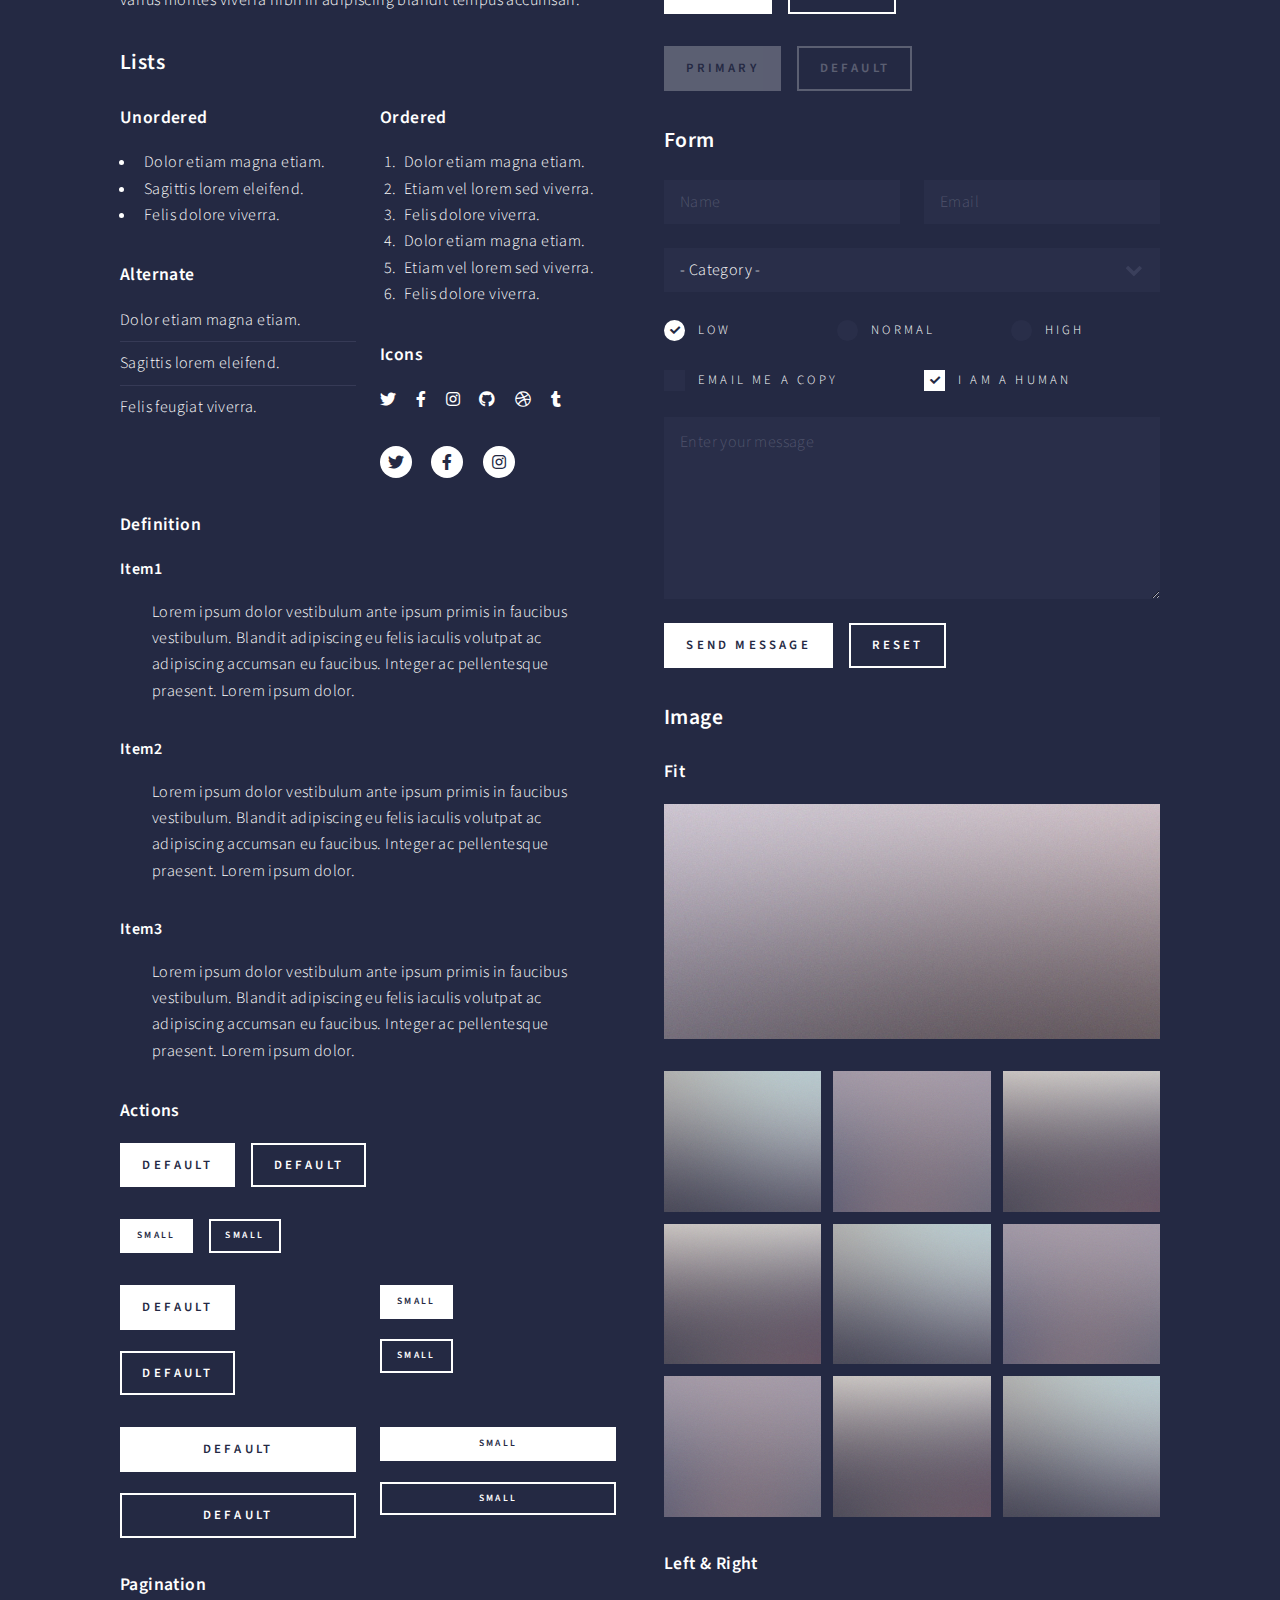
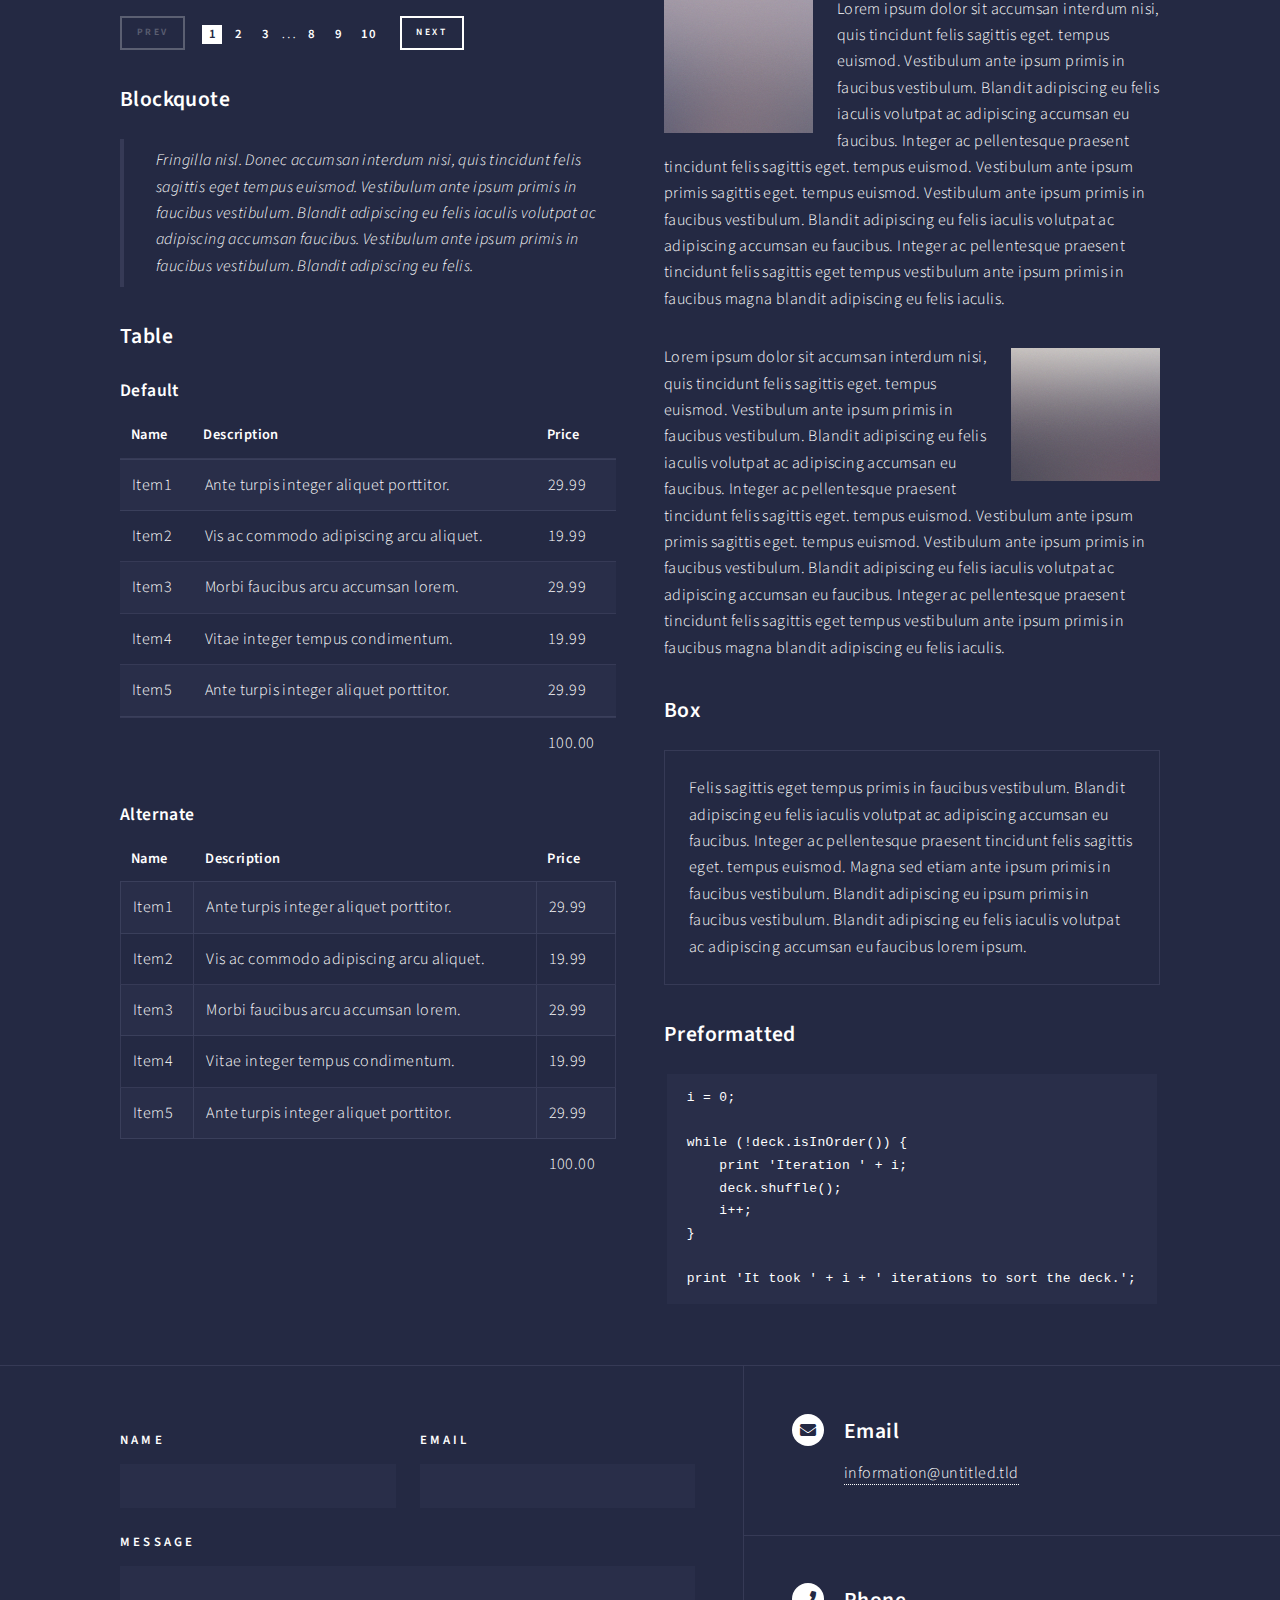
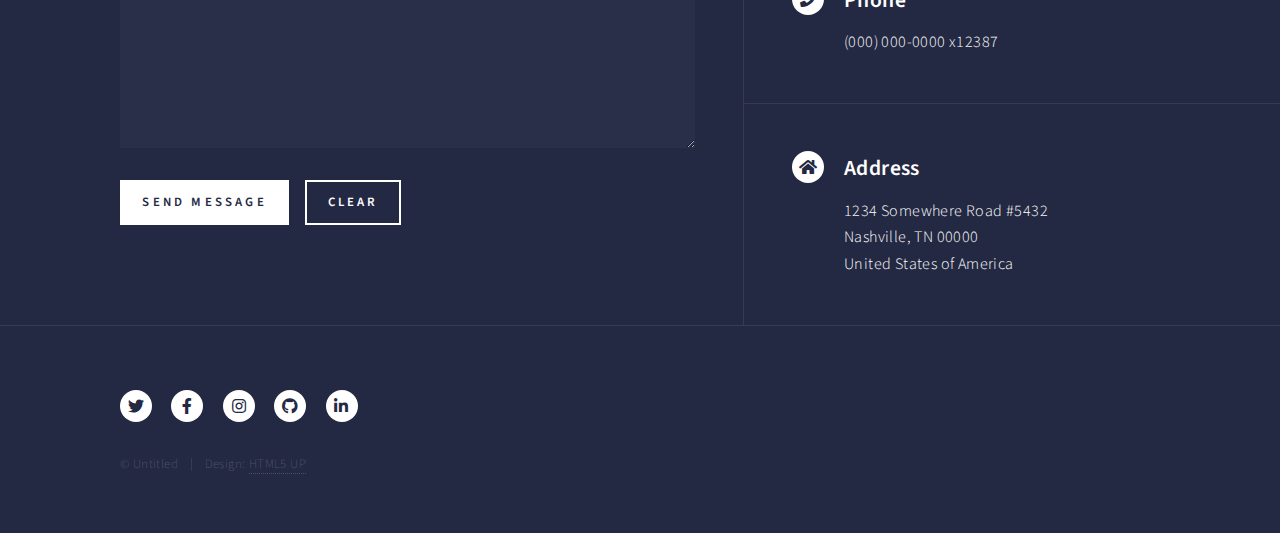
<file: html5up-forty/elements.html>
<!DOCTYPE HTML>
<!--
	Forty by HTML5 UP
	html5up.net | @ajlkn
	Free for personal and commercial use under the CCA 3.0 license (html5up.net/license)
-->
<html>
	<head>
		<title>Elements - Forty by HTML5 UP</title>
		<meta charset="utf-8" />
		<meta name="viewport" content="width=device-width, initial-scale=1, user-scalable=no" />
		<link rel="stylesheet" href="assets/css/main.css" />
		<noscript><link rel="stylesheet" href="assets/css/noscript.css" /></noscript>
	</head>
	<body class="is-preload">

		<!-- Wrapper -->
			<div id="wrapper">

				<!-- Header -->
					<header id="header">
						<a href="index.html" class="logo"><strong>Forty</strong> <span>by HTML5 UP</span></a>
						<nav>
							<a href="#menu">Menu</a>
						</nav>
					</header>

				<!-- Menu -->
					<nav id="menu">
						<ul class="links">
							<li><a href="index.html">Home</a></li>
							<li><a href="landing.html">Landing</a></li>
							<li><a href="generic.html">Generic</a></li>
							<li><a href="elements.html">Elements</a></li>
						</ul>
						<ul class="actions stacked">
							<li><a href="#" class="button primary fit">Get Started</a></li>
							<li><a href="#" class="button fit">Log In</a></li>
						</ul>
					</nav>

				<!-- Main -->
					<div id="main" class="alt">

						<!-- One -->
							<section id="one">
								<div class="inner">
									<header class="major">
										<h1>Elements</h1>
									</header>

									<!-- Content -->
										<h2 id="content">Sample Content</h2>
										<p>Praesent ac adipiscing ullamcorper semper ut amet ac risus. Lorem sapien ut odio odio nunc. Ac adipiscing nibh porttitor erat risus justo adipiscing adipiscing amet placerat accumsan. Vis. Faucibus odio magna tempus adipiscing a non. In mi primis arcu ut non accumsan vivamus ac blandit adipiscing adipiscing arcu metus praesent turpis eu ac lacinia nunc ac commodo gravida adipiscing eget accumsan ac nunc adipiscing adipiscing.</p>
										<div class="row">
											<div class="col-6 col-12-small">
												<h3>Sem turpis amet semper</h3>
												<p>Nunc lacinia ante nunc ac lobortis. Interdum adipiscing gravida odio porttitor sem non mi integer non faucibus ornare mi ut ante amet placerat aliquet. Volutpat commodo eu sed ante lacinia. Sapien a lorem in integer ornare praesent commodo adipiscing arcu in massa commodo lorem accumsan at odio massa ac ac. Semper adipiscing varius montes viverra nibh in adipiscing blandit tempus accumsan.</p>
											</div>
											<div class="col-6 col-12-small">
												<h3>Magna odio tempus commodo</h3>
												<p>In arcu accumsan arcu adipiscing accumsan orci ac. Felis id enim aliquet. Accumsan ac integer lobortis commodo ornare aliquet accumsan erat tempus amet porttitor. Ante commodo blandit adipiscing integer semper orci eget. Faucibus commodo adipiscing mi eu nullam accumsan morbi arcu ornare odio mi adipiscing nascetur lacus ac interdum morbi accumsan vis mi accumsan ac praesent.</p>
											</div>
											<!-- Break -->
											<div class="col-4 col-12-medium">
												<h3>Interdum sapien gravida</h3>
												<p>Nunc lacinia ante nunc ac lobortis. Interdum adipiscing gravida odio porttitor sem non mi integer non faucibus ornare mi ut ante amet placerat aliquet. Volutpat eu sed ante lacinia sapien lorem accumsan varius montes viverra nibh in adipiscing blandit tempus accumsan.</p>
											</div>
											<div class="col-4 col-12-medium">
												<h3>Faucibus consequat lorem</h3>
												<p>Nunc lacinia ante nunc ac lobortis. Interdum adipiscing gravida odio porttitor sem non mi integer non faucibus ornare mi ut ante amet placerat aliquet. Volutpat eu sed ante lacinia sapien lorem accumsan varius montes viverra nibh in adipiscing blandit tempus accumsan.</p>
											</div>
											<div class="col-4 col-12-medium">
												<h3>Accumsan montes viverra</h3>
												<p>Nunc lacinia ante nunc ac lobortis. Interdum adipiscing gravida odio porttitor sem non mi integer non faucibus ornare mi ut ante amet placerat aliquet. Volutpat eu sed ante lacinia sapien lorem accumsan varius montes viverra nibh in adipiscing blandit tempus accumsan.</p>
											</div>
										</div>

									<hr class="major" />

									<!-- Elements -->
										<h2 id="elements">Elements</h2>
										<div class="row gtr-200">
											<div class="col-6 col-12-medium">

												<!-- Text stuff -->
													<h3>Text</h3>
													<p>This is <b>bold</b> and this is <strong>strong</strong>. This is <i>italic</i> and this is <em>emphasized</em>.
													This is <sup>superscript</sup> text and this is <sub>subscript</sub> text.
													This is <u>underlined</u> and this is code: <code>for (;;) { ... }</code>.
													Finally, this is a <a href="#">link</a>.</p>
													<hr />
													<h2>Heading Level 2</h2>
													<h3>Heading Level 3</h3>
													<h4>Heading Level 4</h4>
													<hr />
													<p>Nunc lacinia ante nunc ac lobortis. Interdum adipiscing gravida odio porttitor sem non mi integer non faucibus ornare mi ut ante amet placerat aliquet. Volutpat eu sed ante lacinia sapien lorem accumsan varius montes viverra nibh in adipiscing blandit tempus accumsan.</p>

												<!-- Lists -->
													<h3>Lists</h3>
													<div class="row">
														<div class="col-6 col-12-small">

															<h4>Unordered</h4>
															<ul>
																<li>Dolor etiam magna etiam.</li>
																<li>Sagittis lorem eleifend.</li>
																<li>Felis dolore viverra.</li>
															</ul>

															<h4>Alternate</h4>
															<ul class="alt">
																<li>Dolor etiam magna etiam.</li>
																<li>Sagittis lorem eleifend.</li>
																<li>Felis feugiat viverra.</li>
															</ul>

														</div>
														<div class="col-6 col-12-small">

															<h4>Ordered</h4>
															<ol>
																<li>Dolor etiam magna etiam.</li>
																<li>Etiam vel lorem sed viverra.</li>
																<li>Felis dolore viverra.</li>
																<li>Dolor etiam magna etiam.</li>
																<li>Etiam vel lorem sed viverra.</li>
																<li>Felis dolore viverra.</li>
															</ol>

															<h4>Icons</h4>
															<ul class="icons">
																<li><a href="#" class="icon brands fa-twitter"><span class="label">Twitter</span></a></li>
																<li><a href="#" class="icon brands fa-facebook-f"><span class="label">Facebook</span></a></li>
																<li><a href="#" class="icon brands fa-instagram"><span class="label">Instagram</span></a></li>
																<li><a href="#" class="icon brands fa-github"><span class="label">Github</span></a></li>
																<li><a href="#" class="icon brands fa-dribbble"><span class="label">Dribbble</span></a></li>
																<li><a href="#" class="icon brands fa-tumblr"><span class="label">Tumblr</span></a></li>
															</ul>
															<ul class="icons">
																<li><a href="#" class="icon brands alt fa-twitter"><span class="label">Twitter</span></a></li>
																<li><a href="#" class="icon brands alt fa-facebook-f"><span class="label">Facebook</span></a></li>
																<li><a href="#" class="icon brands alt fa-instagram"><span class="label">Instagram</span></a></li>
															</ul>

														</div>
													</div>
													<h4>Definition</h4>
													<dl>
														<dt>Item1</dt>
														<dd>
															<p>Lorem ipsum dolor vestibulum ante ipsum primis in faucibus vestibulum. Blandit adipiscing eu felis iaculis volutpat ac adipiscing accumsan eu faucibus. Integer ac pellentesque praesent. Lorem ipsum dolor.</p>
														</dd>
														<dt>Item2</dt>
														<dd>
															<p>Lorem ipsum dolor vestibulum ante ipsum primis in faucibus vestibulum. Blandit adipiscing eu felis iaculis volutpat ac adipiscing accumsan eu faucibus. Integer ac pellentesque praesent. Lorem ipsum dolor.</p>
														</dd>
														<dt>Item3</dt>
														<dd>
															<p>Lorem ipsum dolor vestibulum ante ipsum primis in faucibus vestibulum. Blandit adipiscing eu felis iaculis volutpat ac adipiscing accumsan eu faucibus. Integer ac pellentesque praesent. Lorem ipsum dolor.</p>
														</dd>
													</dl>

													<h4>Actions</h4>
													<ul class="actions">
														<li><a href="#" class="button primary">Default</a></li>
														<li><a href="#" class="button">Default</a></li>
													</ul>
													<ul class="actions small">
														<li><a href="#" class="button primary small">Small</a></li>
														<li><a href="#" class="button small">Small</a></li>
													</ul>
													<div class="row">
														<div class="col-6 col-12-small">
															<ul class="actions stacked">
																<li><a href="#" class="button primary">Default</a></li>
																<li><a href="#" class="button">Default</a></li>
															</ul>
														</div>
														<div class="col-6 col-12-small">
															<ul class="actions stacked">
																<li><a href="#" class="button primary small">Small</a></li>
																<li><a href="#" class="button small">Small</a></li>
															</ul>
														</div>
														<div class="col-6 col-12-small">
															<ul class="actions stacked">
																<li><a href="#" class="button primary fit">Default</a></li>
																<li><a href="#" class="button fit">Default</a></li>
															</ul>
														</div>
														<div class="col-6 col-12-small">
															<ul class="actions stacked">
																<li><a href="#" class="button primary small fit">Small</a></li>
																<li><a href="#" class="button small fit">Small</a></li>
															</ul>
														</div>
													</div>

													<h4>Pagination</h4>
													<ul class="pagination">
														<li><span class="button small disabled">Prev</span></li>
														<li><a href="#" class="page active">1</a></li>
														<li><a href="#" class="page">2</a></li>
														<li><a href="#" class="page">3</a></li>
														<li><span>&hellip;</span></li>
														<li><a href="#" class="page">8</a></li>
														<li><a href="#" class="page">9</a></li>
														<li><a href="#" class="page">10</a></li>
														<li><a href="#" class="button small">Next</a></li>
													</ul>

												<!-- Blockquote -->
													<h3>Blockquote</h3>
													<blockquote>Fringilla nisl. Donec accumsan interdum nisi, quis tincidunt felis sagittis eget tempus euismod. Vestibulum ante ipsum primis in faucibus vestibulum. Blandit adipiscing eu felis iaculis volutpat ac adipiscing accumsan faucibus. Vestibulum ante ipsum primis in faucibus vestibulum. Blandit adipiscing eu felis.</blockquote>

												<!-- Table -->
													<h3>Table</h3>

													<h4>Default</h4>
													<div class="table-wrapper">
														<table>
															<thead>
																<tr>
																	<th>Name</th>
																	<th>Description</th>
																	<th>Price</th>
																</tr>
															</thead>
															<tbody>
																<tr>
																	<td>Item1</td>
																	<td>Ante turpis integer aliquet porttitor.</td>
																	<td>29.99</td>
																</tr>
																<tr>
																	<td>Item2</td>
																	<td>Vis ac commodo adipiscing arcu aliquet.</td>
																	<td>19.99</td>
																</tr>
																<tr>
																	<td>Item3</td>
																	<td> Morbi faucibus arcu accumsan lorem.</td>
																	<td>29.99</td>
																</tr>
																<tr>
																	<td>Item4</td>
																	<td>Vitae integer tempus condimentum.</td>
																	<td>19.99</td>
																</tr>
																<tr>
																	<td>Item5</td>
																	<td>Ante turpis integer aliquet porttitor.</td>
																	<td>29.99</td>
																</tr>
															</tbody>
															<tfoot>
																<tr>
																	<td colspan="2"></td>
																	<td>100.00</td>
																</tr>
															</tfoot>
														</table>
													</div>

													<h4>Alternate</h4>
													<div class="table-wrapper">
														<table class="alt">
															<thead>
																<tr>
																	<th>Name</th>
																	<th>Description</th>
																	<th>Price</th>
																</tr>
															</thead>
															<tbody>
																<tr>
																	<td>Item1</td>
																	<td>Ante turpis integer aliquet porttitor.</td>
																	<td>29.99</td>
																</tr>
																<tr>
																	<td>Item2</td>
																	<td>Vis ac commodo adipiscing arcu aliquet.</td>
																	<td>19.99</td>
																</tr>
																<tr>
																	<td>Item3</td>
																	<td> Morbi faucibus arcu accumsan lorem.</td>
																	<td>29.99</td>
																</tr>
																<tr>
																	<td>Item4</td>
																	<td>Vitae integer tempus condimentum.</td>
																	<td>19.99</td>
																</tr>
																<tr>
																	<td>Item5</td>
																	<td>Ante turpis integer aliquet porttitor.</td>
																	<td>29.99</td>
																</tr>
															</tbody>
															<tfoot>
																<tr>
																	<td colspan="2"></td>
																	<td>100.00</td>
																</tr>
															</tfoot>
														</table>
													</div>

											</div>
											<div class="col-6 col-12-medium">

												<!-- Buttons -->
													<h3>Buttons</h3>
													<ul class="actions">
														<li><a href="#" class="button primary">Primary</a></li>
														<li><a href="#" class="button">Default</a></li>
													</ul>
													<div class="row">
														<div class="col-6 col-12-xsmall">
															<ul class="actions stacked">
																<li><a href="#" class="button large">Large</a></li>
																<li><a href="#" class="button">Default</a></li>
																<li><a href="#" class="button small">Small</a></li>
															</ul>
														</div>
														<div class="col-6 col-12-xsmall">
															<ul class="actions stacked">
																<li><a href="#" class="button primary large">Large</a></li>
																<li><a href="#" class="button primary">Default</a></li>
																<li><a href="#" class="button primary small">Small</a></li>
															</ul>
														</div>
													</div>
													<ul class="actions fit">
														<li><a href="#" class="button primary fit">Fit</a></li>
														<li><a href="#" class="button fit">Fit</a></li>
													</ul>
													<ul class="actions fit small">
														<li><a href="#" class="button primary fit small">Fit + Small</a></li>
														<li><a href="#" class="button fit small">Fit + Small</a></li>
													</ul>
													<ul class="actions">
														<li><a href="#" class="button primary icon solid fa-search">Icon</a></li>
														<li><a href="#" class="button icon solid fa-download">Icon</a></li>
													</ul>
													<ul class="actions">
														<li><span class="button primary disabled">Primary</span></li>
														<li><span class="button disabled">Default</span></li>
													</ul>

												<!-- Form -->
													<h3>Form</h3>

													<form method="post" action="#">
														<div class="row gtr-uniform">
															<div class="col-6 col-12-xsmall">
																<input type="text" name="demo-name" id="demo-name" value="" placeholder="Name" />
															</div>
															<div class="col-6 col-12-xsmall">
																<input type="email" name="demo-email" id="demo-email" value="" placeholder="Email" />
															</div>
															<!-- Break -->
															<div class="col-12">
																<select name="demo-category" id="demo-category">
																	<option value="">- Category -</option>
																	<option value="1">Manufacturing</option>
																	<option value="1">Shipping</option>
																	<option value="1">Administration</option>
																	<option value="1">Human Resources</option>
																</select>
															</div>
															<!-- Break -->
															<div class="col-4 col-12-small">
																<input type="radio" id="demo-priority-low" name="demo-priority" checked>
																<label for="demo-priority-low">Low</label>
															</div>
															<div class="col-4 col-12-small">
																<input type="radio" id="demo-priority-normal" name="demo-priority">
																<label for="demo-priority-normal">Normal</label>
															</div>
															<div class="col-4 col-12-small">
																<input type="radio" id="demo-priority-high" name="demo-priority">
																<label for="demo-priority-high">High</label>
															</div>
															<!-- Break -->
															<div class="col-6 col-12-small">
																<input type="checkbox" id="demo-copy" name="demo-copy">
																<label for="demo-copy">Email me a copy</label>
															</div>
															<div class="col-6 col-12-small">
																<input type="checkbox" id="demo-human" name="demo-human" checked>
																<label for="demo-human">I am a human</label>
															</div>
															<!-- Break -->
															<div class="col-12">
																<textarea name="demo-message" id="demo-message" placeholder="Enter your message" rows="6"></textarea>
															</div>
															<!-- Break -->
															<div class="col-12">
																<ul class="actions">
																	<li><input type="submit" value="Send Message" class="primary" /></li>
																	<li><input type="reset" value="Reset" /></li>
																</ul>
															</div>
														</div>
													</form>

												<!-- Image -->
													<h3>Image</h3>

													<h4>Fit</h4>
													<span class="image fit"><img src="images/pic03.jpg" alt="" /></span>
													<div class="box alt">
														<div class="row gtr-50 gtr-uniform">
															<div class="col-4"><span class="image fit"><img src="images/pic08.jpg" alt="" /></span></div>
															<div class="col-4"><span class="image fit"><img src="images/pic09.jpg" alt="" /></span></div>
															<div class="col-4"><span class="image fit"><img src="images/pic10.jpg" alt="" /></span></div>
															<!-- Break -->
															<div class="col-4"><span class="image fit"><img src="images/pic10.jpg" alt="" /></span></div>
															<div class="col-4"><span class="image fit"><img src="images/pic08.jpg" alt="" /></span></div>
															<div class="col-4"><span class="image fit"><img src="images/pic09.jpg" alt="" /></span></div>
															<!-- Break -->
															<div class="col-4"><span class="image fit"><img src="images/pic09.jpg" alt="" /></span></div>
															<div class="col-4"><span class="image fit"><img src="images/pic10.jpg" alt="" /></span></div>
															<div class="col-4"><span class="image fit"><img src="images/pic08.jpg" alt="" /></span></div>
														</div>
													</div>

													<h4>Left &amp; Right</h4>
													<p><span class="image left"><img src="images/pic09.jpg" alt="" /></span>Lorem ipsum dolor sit accumsan interdum nisi, quis tincidunt felis sagittis eget. tempus euismod. Vestibulum ante ipsum primis in faucibus vestibulum. Blandit adipiscing eu felis iaculis volutpat ac adipiscing accumsan eu faucibus. Integer ac pellentesque praesent tincidunt felis sagittis eget. tempus euismod. Vestibulum ante ipsum primis sagittis eget. tempus euismod. Vestibulum ante ipsum primis in faucibus vestibulum. Blandit adipiscing eu felis iaculis volutpat ac adipiscing accumsan eu faucibus. Integer ac pellentesque praesent tincidunt felis sagittis eget tempus vestibulum ante ipsum primis in faucibus magna blandit adipiscing eu felis iaculis.</p>
													<p><span class="image right"><img src="images/pic10.jpg" alt="" /></span>Lorem ipsum dolor sit accumsan interdum nisi, quis tincidunt felis sagittis eget. tempus euismod. Vestibulum ante ipsum primis in faucibus vestibulum. Blandit adipiscing eu felis iaculis volutpat ac adipiscing accumsan eu faucibus. Integer ac pellentesque praesent tincidunt felis sagittis eget. tempus euismod. Vestibulum ante ipsum primis sagittis eget. tempus euismod. Vestibulum ante ipsum primis in faucibus vestibulum. Blandit adipiscing eu felis iaculis volutpat ac adipiscing accumsan eu faucibus. Integer ac pellentesque praesent tincidunt felis sagittis eget tempus vestibulum ante ipsum primis in faucibus magna blandit adipiscing eu felis iaculis.</p>

												<!-- Box -->
													<h3>Box</h3>
													<div class="box">
														<p>Felis sagittis eget tempus primis in faucibus vestibulum. Blandit adipiscing eu felis iaculis volutpat ac adipiscing accumsan eu faucibus. Integer ac pellentesque praesent tincidunt felis sagittis eget. tempus euismod. Magna sed etiam ante ipsum primis in faucibus vestibulum. Blandit adipiscing eu ipsum primis in faucibus vestibulum. Blandit adipiscing eu felis iaculis volutpat ac adipiscing accumsan eu faucibus lorem ipsum.</p>
													</div>

												<!-- Preformatted Code -->
													<h3>Preformatted</h3>
													<pre><code>i = 0;

while (!deck.isInOrder()) {
    print 'Iteration ' + i;
    deck.shuffle();
    i++;
}

print 'It took ' + i + ' iterations to sort the deck.';
</code></pre>

											</div>
										</div>

								</div>
							</section>

					</div>

				<!-- Contact -->
					<section id="contact">
						<div class="inner">
							<section>
								<form method="post" action="#">
									<div class="fields">
										<div class="field half">
											<label for="name">Name</label>
											<input type="text" name="name" id="name" />
										</div>
										<div class="field half">
											<label for="email">Email</label>
											<input type="text" name="email" id="email" />
										</div>
										<div class="field">
											<label for="message">Message</label>
											<textarea name="message" id="message" rows="6"></textarea>
										</div>
									</div>
									<ul class="actions">
										<li><input type="submit" value="Send Message" class="primary" /></li>
										<li><input type="reset" value="Clear" /></li>
									</ul>
								</form>
							</section>
							<section class="split">
								<section>
									<div class="contact-method">
										<span class="icon solid alt fa-envelope"></span>
										<h3>Email</h3>
										<a href="#">information@untitled.tld</a>
									</div>
								</section>
								<section>
									<div class="contact-method">
										<span class="icon solid alt fa-phone"></span>
										<h3>Phone</h3>
										<span>(000) 000-0000 x12387</span>
									</div>
								</section>
								<section>
									<div class="contact-method">
										<span class="icon solid alt fa-home"></span>
										<h3>Address</h3>
										<span>1234 Somewhere Road #5432<br />
										Nashville, TN 00000<br />
										United States of America</span>
									</div>
								</section>
							</section>
						</div>
					</section>

				<!-- Footer -->
					<footer id="footer">
						<div class="inner">
							<ul class="icons">
								<li><a href="#" class="icon brands alt fa-twitter"><span class="label">Twitter</span></a></li>
								<li><a href="#" class="icon brands alt fa-facebook-f"><span class="label">Facebook</span></a></li>
								<li><a href="#" class="icon brands alt fa-instagram"><span class="label">Instagram</span></a></li>
								<li><a href="#" class="icon brands alt fa-github"><span class="label">GitHub</span></a></li>
								<li><a href="#" class="icon brands alt fa-linkedin-in"><span class="label">LinkedIn</span></a></li>
							</ul>
							<ul class="copyright">
								<li>&copy; Untitled</li><li>Design: <a href="https://html5up.net">HTML5 UP</a></li>
							</ul>
						</div>
					</footer>

			</div>

		<!-- Scripts -->
			<script src="assets/js/jquery.min.js"></script>
			<script src="assets/js/jquery.scrolly.min.js"></script>
			<script src="assets/js/jquery.scrollex.min.js"></script>
			<script src="assets/js/browser.min.js"></script>
			<script src="assets/js/breakpoints.min.js"></script>
			<script src="assets/js/util.js"></script>
			<script src="assets/js/main.js"></script>

	</body>
</html>
</file>
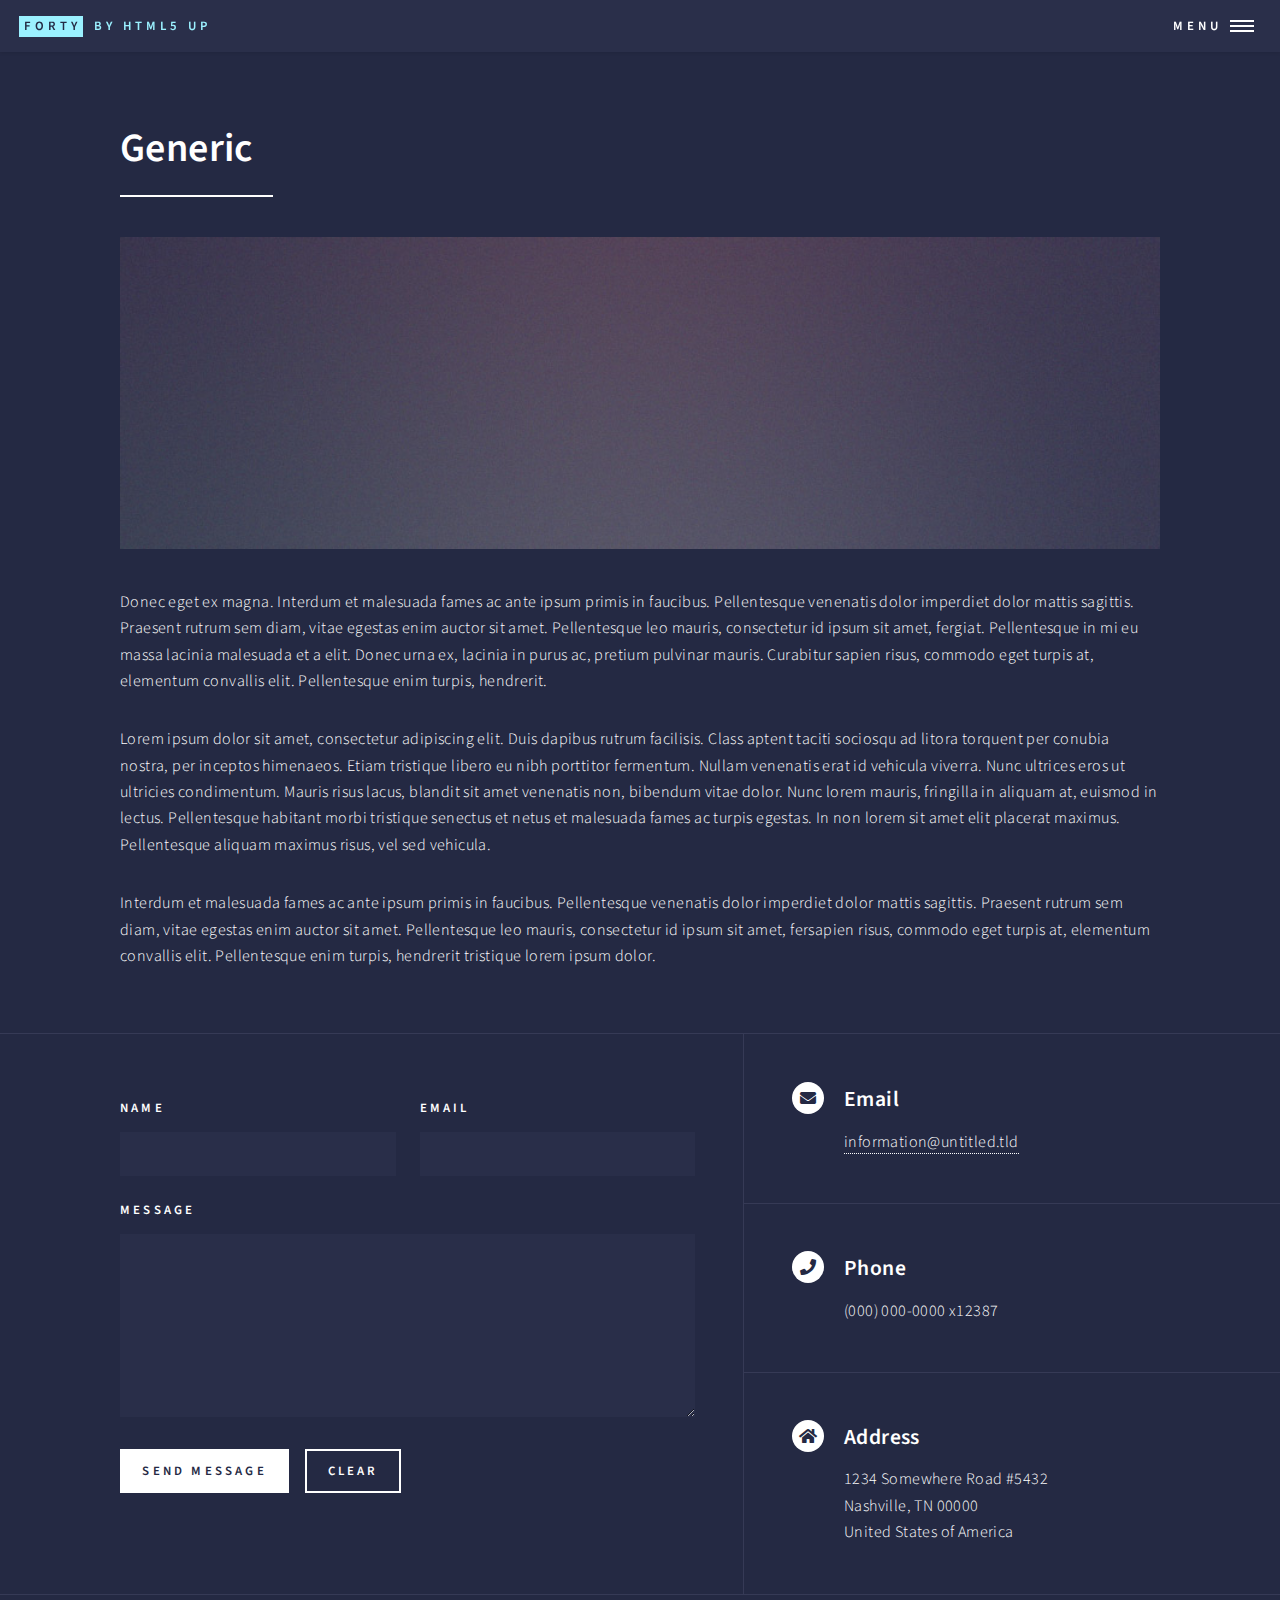
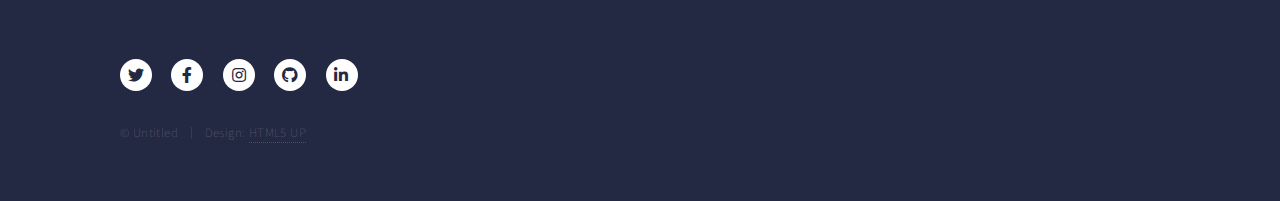
<file: html5up-forty/generic.html>
<!DOCTYPE HTML>
<!--
	Forty by HTML5 UP
	html5up.net | @ajlkn
	Free for personal and commercial use under the CCA 3.0 license (html5up.net/license)
-->
<html>
	<head>
		<title>Generic - Forty by HTML5 UP</title>
		<meta charset="utf-8" />
		<meta name="viewport" content="width=device-width, initial-scale=1, user-scalable=no" />
		<link rel="stylesheet" href="assets/css/main.css" />
		<noscript><link rel="stylesheet" href="assets/css/noscript.css" /></noscript>
	</head>
	<body class="is-preload">

		<!-- Wrapper -->
			<div id="wrapper">

				<!-- Header -->
					<header id="header">
						<a href="index.html" class="logo"><strong>Forty</strong> <span>by HTML5 UP</span></a>
						<nav>
							<a href="#menu">Menu</a>
						</nav>
					</header>

				<!-- Menu -->
					<nav id="menu">
						<ul class="links">
							<li><a href="index.html">Home</a></li>
							<li><a href="landing.html">Landing</a></li>
							<li><a href="generic.html">Generic</a></li>
							<li><a href="elements.html">Elements</a></li>
						</ul>
						<ul class="actions stacked">
							<li><a href="#" class="button primary fit">Get Started</a></li>
							<li><a href="#" class="button fit">Log In</a></li>
						</ul>
					</nav>

				<!-- Main -->
					<div id="main" class="alt">

						<!-- One -->
							<section id="one">
								<div class="inner">
									<header class="major">
										<h1>Generic</h1>
									</header>
									<span class="image main"><img src="images/pic11.jpg" alt="" /></span>
									<p>Donec eget ex magna. Interdum et malesuada fames ac ante ipsum primis in faucibus. Pellentesque venenatis dolor imperdiet dolor mattis sagittis. Praesent rutrum sem diam, vitae egestas enim auctor sit amet. Pellentesque leo mauris, consectetur id ipsum sit amet, fergiat. Pellentesque in mi eu massa lacinia malesuada et a elit. Donec urna ex, lacinia in purus ac, pretium pulvinar mauris. Curabitur sapien risus, commodo eget turpis at, elementum convallis elit. Pellentesque enim turpis, hendrerit.</p>
									<p>Lorem ipsum dolor sit amet, consectetur adipiscing elit. Duis dapibus rutrum facilisis. Class aptent taciti sociosqu ad litora torquent per conubia nostra, per inceptos himenaeos. Etiam tristique libero eu nibh porttitor fermentum. Nullam venenatis erat id vehicula viverra. Nunc ultrices eros ut ultricies condimentum. Mauris risus lacus, blandit sit amet venenatis non, bibendum vitae dolor. Nunc lorem mauris, fringilla in aliquam at, euismod in lectus. Pellentesque habitant morbi tristique senectus et netus et malesuada fames ac turpis egestas. In non lorem sit amet elit placerat maximus. Pellentesque aliquam maximus risus, vel sed vehicula.</p>
									<p>Interdum et malesuada fames ac ante ipsum primis in faucibus. Pellentesque venenatis dolor imperdiet dolor mattis sagittis. Praesent rutrum sem diam, vitae egestas enim auctor sit amet. Pellentesque leo mauris, consectetur id ipsum sit amet, fersapien risus, commodo eget turpis at, elementum convallis elit. Pellentesque enim turpis, hendrerit tristique lorem ipsum dolor.</p>
								</div>
							</section>

					</div>

				<!-- Contact -->
					<section id="contact">
						<div class="inner">
							<section>
								<form method="post" action="#">
									<div class="fields">
										<div class="field half">
											<label for="name">Name</label>
											<input type="text" name="name" id="name" />
										</div>
										<div class="field half">
											<label for="email">Email</label>
											<input type="text" name="email" id="email" />
										</div>
										<div class="field">
											<label for="message">Message</label>
											<textarea name="message" id="message" rows="6"></textarea>
										</div>
									</div>
									<ul class="actions">
										<li><input type="submit" value="Send Message" class="primary" /></li>
										<li><input type="reset" value="Clear" /></li>
									</ul>
								</form>
							</section>
							<section class="split">
								<section>
									<div class="contact-method">
										<span class="icon solid alt fa-envelope"></span>
										<h3>Email</h3>
										<a href="#">information@untitled.tld</a>
									</div>
								</section>
								<section>
									<div class="contact-method">
										<span class="icon solid alt fa-phone"></span>
										<h3>Phone</h3>
										<span>(000) 000-0000 x12387</span>
									</div>
								</section>
								<section>
									<div class="contact-method">
										<span class="icon solid alt fa-home"></span>
										<h3>Address</h3>
										<span>1234 Somewhere Road #5432<br />
										Nashville, TN 00000<br />
										United States of America</span>
									</div>
								</section>
							</section>
						</div>
					</section>

				<!-- Footer -->
					<footer id="footer">
						<div class="inner">
							<ul class="icons">
								<li><a href="#" class="icon brands alt fa-twitter"><span class="label">Twitter</span></a></li>
								<li><a href="#" class="icon brands alt fa-facebook-f"><span class="label">Facebook</span></a></li>
								<li><a href="#" class="icon brands alt fa-instagram"><span class="label">Instagram</span></a></li>
								<li><a href="#" class="icon brands alt fa-github"><span class="label">GitHub</span></a></li>
								<li><a href="#" class="icon brands alt fa-linkedin-in"><span class="label">LinkedIn</span></a></li>
							</ul>
							<ul class="copyright">
								<li>&copy; Untitled</li><li>Design: <a href="https://html5up.net">HTML5 UP</a></li>
							</ul>
						</div>
					</footer>

			</div>

		<!-- Scripts -->
			<script src="assets/js/jquery.min.js"></script>
			<script src="assets/js/jquery.scrolly.min.js"></script>
			<script src="assets/js/jquery.scrollex.min.js"></script>
			<script src="assets/js/browser.min.js"></script>
			<script src="assets/js/breakpoints.min.js"></script>
			<script src="assets/js/util.js"></script>
			<script src="assets/js/main.js"></script>

	</body>
</html>
</file>
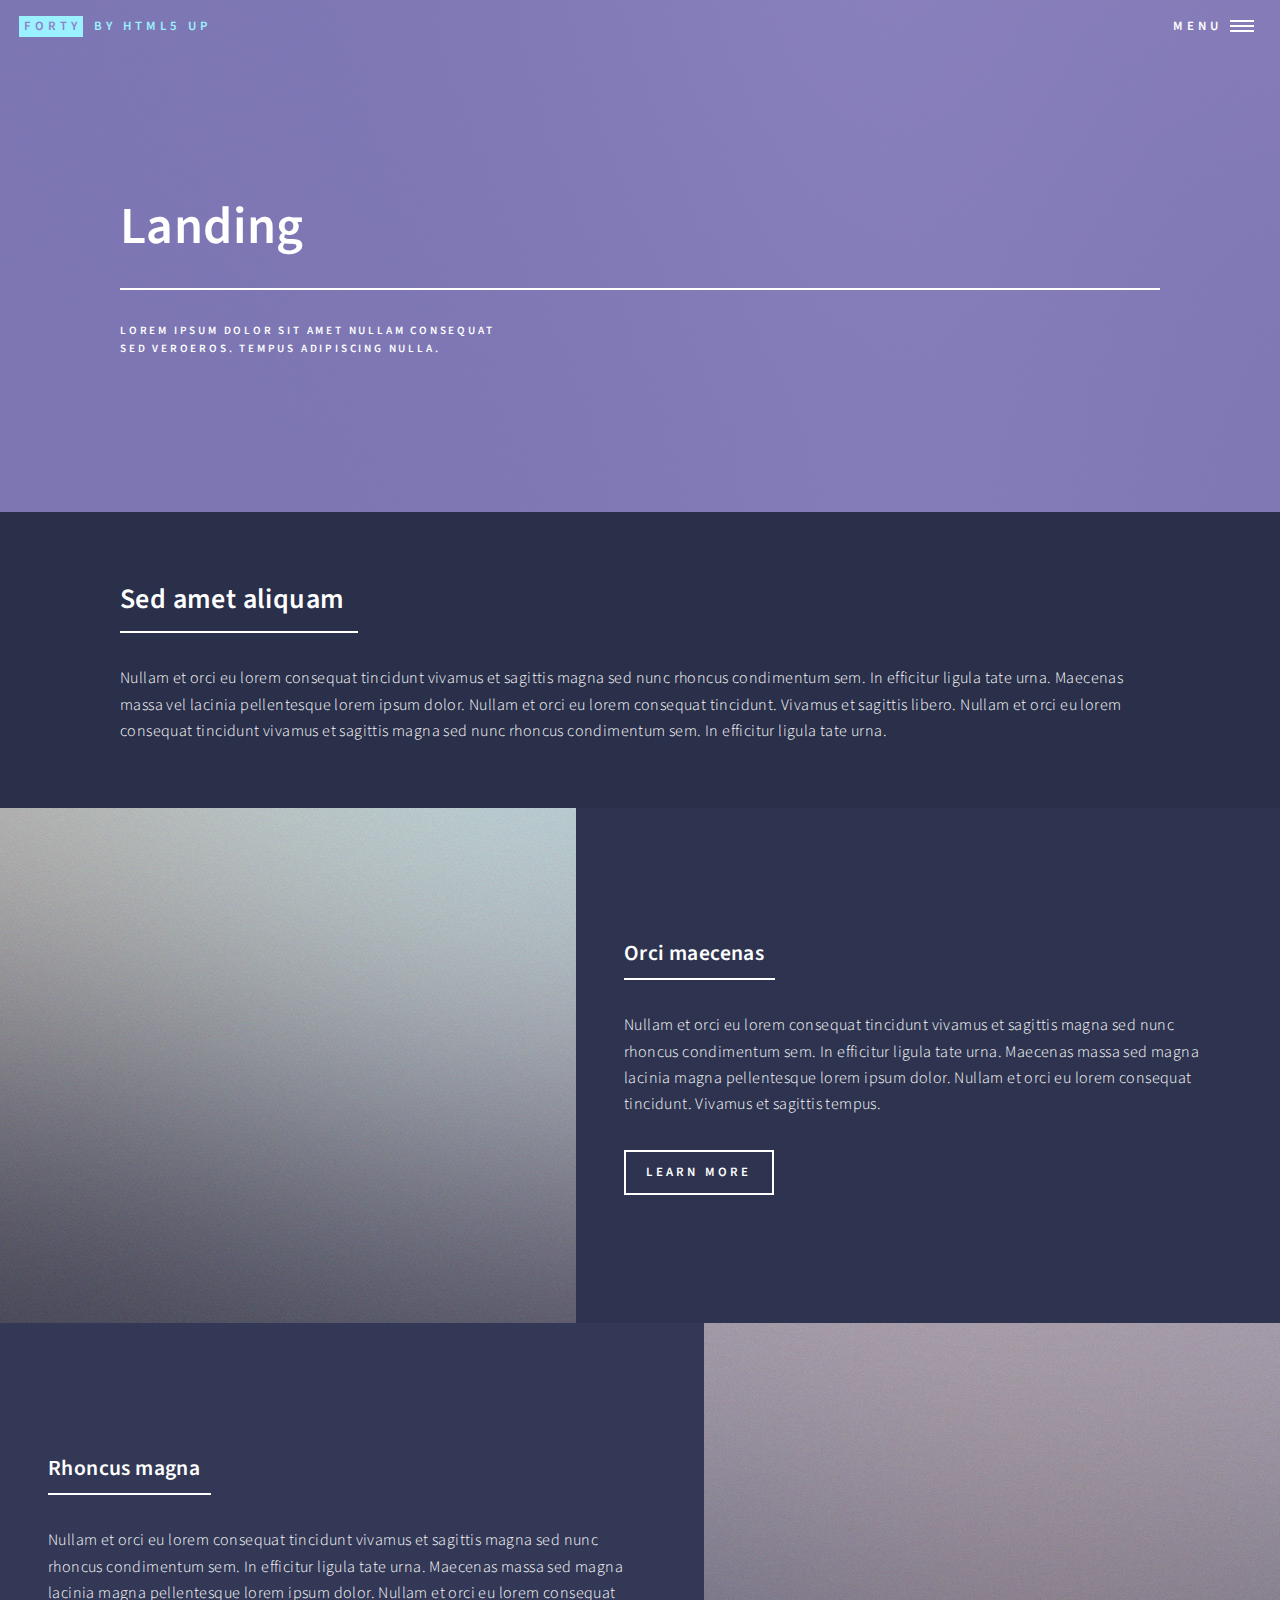
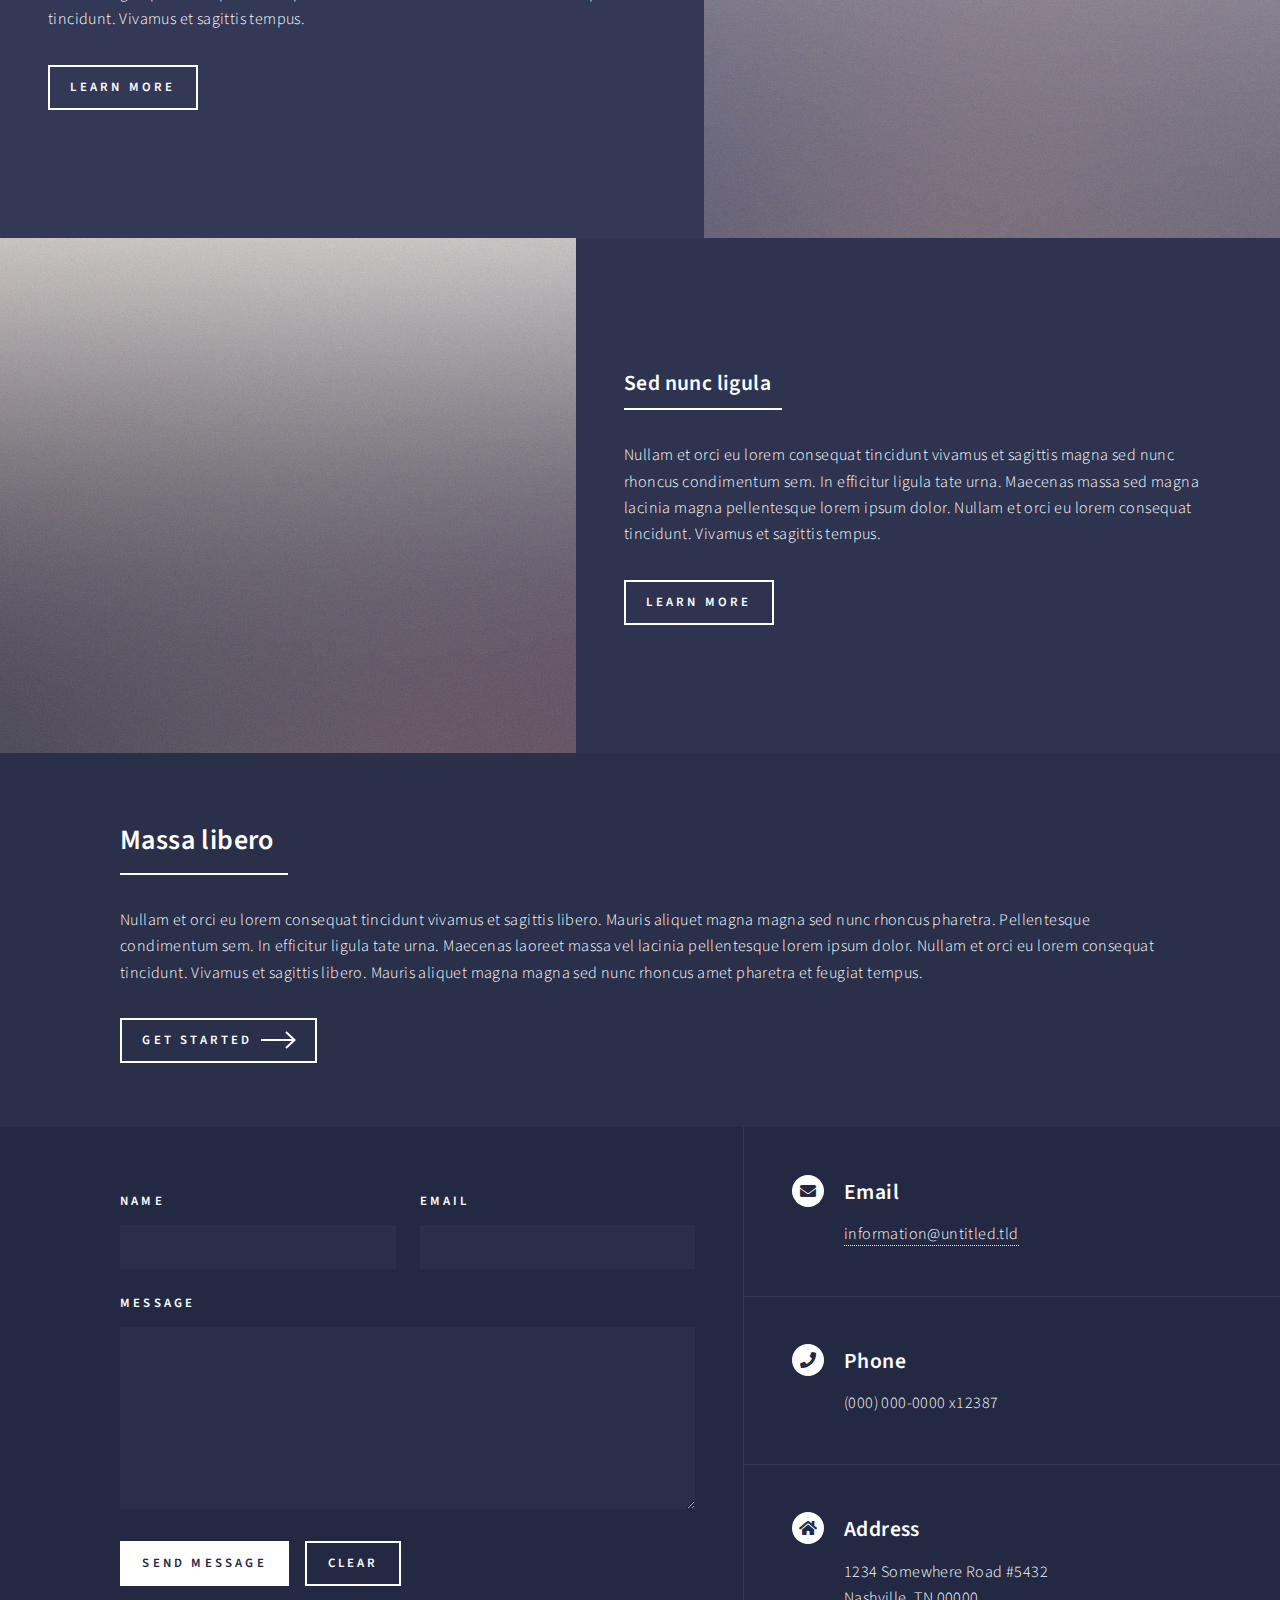
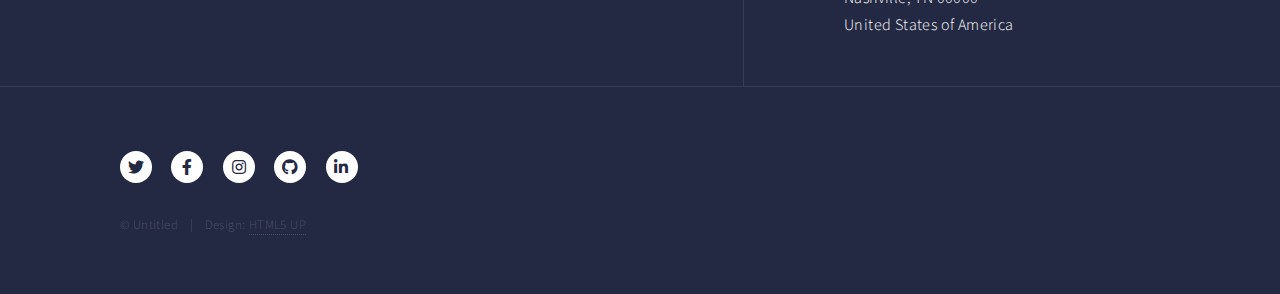
<file: html5up-forty/landing.html>
<!DOCTYPE HTML>
<!--
	Forty by HTML5 UP
	html5up.net | @ajlkn
	Free for personal and commercial use under the CCA 3.0 license (html5up.net/license)
-->
<html>
	<head>
		<title>Landing - Forty by HTML5 UP</title>
		<meta charset="utf-8" />
		<meta name="viewport" content="width=device-width, initial-scale=1, user-scalable=no" />
		<link rel="stylesheet" href="assets/css/main.css" />
		<noscript><link rel="stylesheet" href="assets/css/noscript.css" /></noscript>
	</head>
	<body class="is-preload">

		<!-- Wrapper -->
			<div id="wrapper">

				<!-- Header -->
				<!-- Note: The "styleN" class below should match that of the banner element. -->
					<header id="header" class="alt style2">
						<a href="index.html" class="logo"><strong>Forty</strong> <span>by HTML5 UP</span></a>
						<nav>
							<a href="#menu">Menu</a>
						</nav>
					</header>

				<!-- Menu -->
					<nav id="menu">
						<ul class="links">
							<li><a href="index.html">Home</a></li>
							<li><a href="landing.html">Landing</a></li>
							<li><a href="generic.html">Generic</a></li>
							<li><a href="elements.html">Elements</a></li>
						</ul>
						<ul class="actions stacked">
							<li><a href="#" class="button primary fit">Get Started</a></li>
							<li><a href="#" class="button fit">Log In</a></li>
						</ul>
					</nav>

				<!-- Banner -->
				<!-- Note: The "styleN" class below should match that of the header element. -->
					<section id="banner" class="style2">
						<div class="inner">
							<span class="image">
								<img src="images/pic07.jpg" alt="" />
							</span>
							<header class="major">
								<h1>Landing</h1>
							</header>
							<div class="content">
								<p>Lorem ipsum dolor sit amet nullam consequat<br />
								sed veroeros. tempus adipiscing nulla.</p>
							</div>
						</div>
					</section>

				<!-- Main -->
					<div id="main">

						<!-- One -->
							<section id="one">
								<div class="inner">
									<header class="major">
										<h2>Sed amet aliquam</h2>
									</header>
									<p>Nullam et orci eu lorem consequat tincidunt vivamus et sagittis magna sed nunc rhoncus condimentum sem. In efficitur ligula tate urna. Maecenas massa vel lacinia pellentesque lorem ipsum dolor. Nullam et orci eu lorem consequat tincidunt. Vivamus et sagittis libero. Nullam et orci eu lorem consequat tincidunt vivamus et sagittis magna sed nunc rhoncus condimentum sem. In efficitur ligula tate urna.</p>
								</div>
							</section>

						<!-- Two -->
							<section id="two" class="spotlights">
								<section>
									<a href="generic.html" class="image">
										<img src="images/pic08.jpg" alt="" data-position="center center" />
									</a>
									<div class="content">
										<div class="inner">
											<header class="major">
												<h3>Orci maecenas</h3>
											</header>
											<p>Nullam et orci eu lorem consequat tincidunt vivamus et sagittis magna sed nunc rhoncus condimentum sem. In efficitur ligula tate urna. Maecenas massa sed magna lacinia magna pellentesque lorem ipsum dolor. Nullam et orci eu lorem consequat tincidunt. Vivamus et sagittis tempus.</p>
											<ul class="actions">
												<li><a href="generic.html" class="button">Learn more</a></li>
											</ul>
										</div>
									</div>
								</section>
								<section>
									<a href="generic.html" class="image">
										<img src="images/pic09.jpg" alt="" data-position="top center" />
									</a>
									<div class="content">
										<div class="inner">
											<header class="major">
												<h3>Rhoncus magna</h3>
											</header>
											<p>Nullam et orci eu lorem consequat tincidunt vivamus et sagittis magna sed nunc rhoncus condimentum sem. In efficitur ligula tate urna. Maecenas massa sed magna lacinia magna pellentesque lorem ipsum dolor. Nullam et orci eu lorem consequat tincidunt. Vivamus et sagittis tempus.</p>
											<ul class="actions">
												<li><a href="generic.html" class="button">Learn more</a></li>
											</ul>
										</div>
									</div>
								</section>
								<section>
									<a href="generic.html" class="image">
										<img src="images/pic10.jpg" alt="" data-position="25% 25%" />
									</a>
									<div class="content">
										<div class="inner">
											<header class="major">
												<h3>Sed nunc ligula</h3>
											</header>
											<p>Nullam et orci eu lorem consequat tincidunt vivamus et sagittis magna sed nunc rhoncus condimentum sem. In efficitur ligula tate urna. Maecenas massa sed magna lacinia magna pellentesque lorem ipsum dolor. Nullam et orci eu lorem consequat tincidunt. Vivamus et sagittis tempus.</p>
											<ul class="actions">
												<li><a href="generic.html" class="button">Learn more</a></li>
											</ul>
										</div>
									</div>
								</section>
							</section>

						<!-- Three -->
							<section id="three">
								<div class="inner">
									<header class="major">
										<h2>Massa libero</h2>
									</header>
									<p>Nullam et orci eu lorem consequat tincidunt vivamus et sagittis libero. Mauris aliquet magna magna sed nunc rhoncus pharetra. Pellentesque condimentum sem. In efficitur ligula tate urna. Maecenas laoreet massa vel lacinia pellentesque lorem ipsum dolor. Nullam et orci eu lorem consequat tincidunt. Vivamus et sagittis libero. Mauris aliquet magna magna sed nunc rhoncus amet pharetra et feugiat tempus.</p>
									<ul class="actions">
										<li><a href="generic.html" class="button next">Get Started</a></li>
									</ul>
								</div>
							</section>

					</div>

				<!-- Contact -->
					<section id="contact">
						<div class="inner">
							<section>
								<form method="post" action="#">
									<div class="fields">
										<div class="field half">
											<label for="name">Name</label>
											<input type="text" name="name" id="name" />
										</div>
										<div class="field half">
											<label for="email">Email</label>
											<input type="text" name="email" id="email" />
										</div>
										<div class="field">
											<label for="message">Message</label>
											<textarea name="message" id="message" rows="6"></textarea>
										</div>
									</div>
									<ul class="actions">
										<li><input type="submit" value="Send Message" class="primary" /></li>
										<li><input type="reset" value="Clear" /></li>
									</ul>
								</form>
							</section>
							<section class="split">
								<section>
									<div class="contact-method">
										<span class="icon solid alt fa-envelope"></span>
										<h3>Email</h3>
										<a href="#">information@untitled.tld</a>
									</div>
								</section>
								<section>
									<div class="contact-method">
										<span class="icon solid alt fa-phone"></span>
										<h3>Phone</h3>
										<span>(000) 000-0000 x12387</span>
									</div>
								</section>
								<section>
									<div class="contact-method">
										<span class="icon solid alt fa-home"></span>
										<h3>Address</h3>
										<span>1234 Somewhere Road #5432<br />
										Nashville, TN 00000<br />
										United States of America</span>
									</div>
								</section>
							</section>
						</div>
					</section>

				<!-- Footer -->
					<footer id="footer">
						<div class="inner">
							<ul class="icons">
								<li><a href="#" class="icon brands alt fa-twitter"><span class="label">Twitter</span></a></li>
								<li><a href="#" class="icon brands alt fa-facebook-f"><span class="label">Facebook</span></a></li>
								<li><a href="#" class="icon brands alt fa-instagram"><span class="label">Instagram</span></a></li>
								<li><a href="#" class="icon brands alt fa-github"><span class="label">GitHub</span></a></li>
								<li><a href="#" class="icon brands alt fa-linkedin-in"><span class="label">LinkedIn</span></a></li>
							</ul>
							<ul class="copyright">
								<li>&copy; Untitled</li><li>Design: <a href="https://html5up.net">HTML5 UP</a></li>
							</ul>
						</div>
					</footer>

			</div>

		<!-- Scripts -->
			<script src="assets/js/jquery.min.js"></script>
			<script src="assets/js/jquery.scrolly.min.js"></script>
			<script src="assets/js/jquery.scrollex.min.js"></script>
			<script src="assets/js/browser.min.js"></script>
			<script src="assets/js/breakpoints.min.js"></script>
			<script src="assets/js/util.js"></script>
			<script src="assets/js/main.js"></script>

	</body>
</html>
</file>
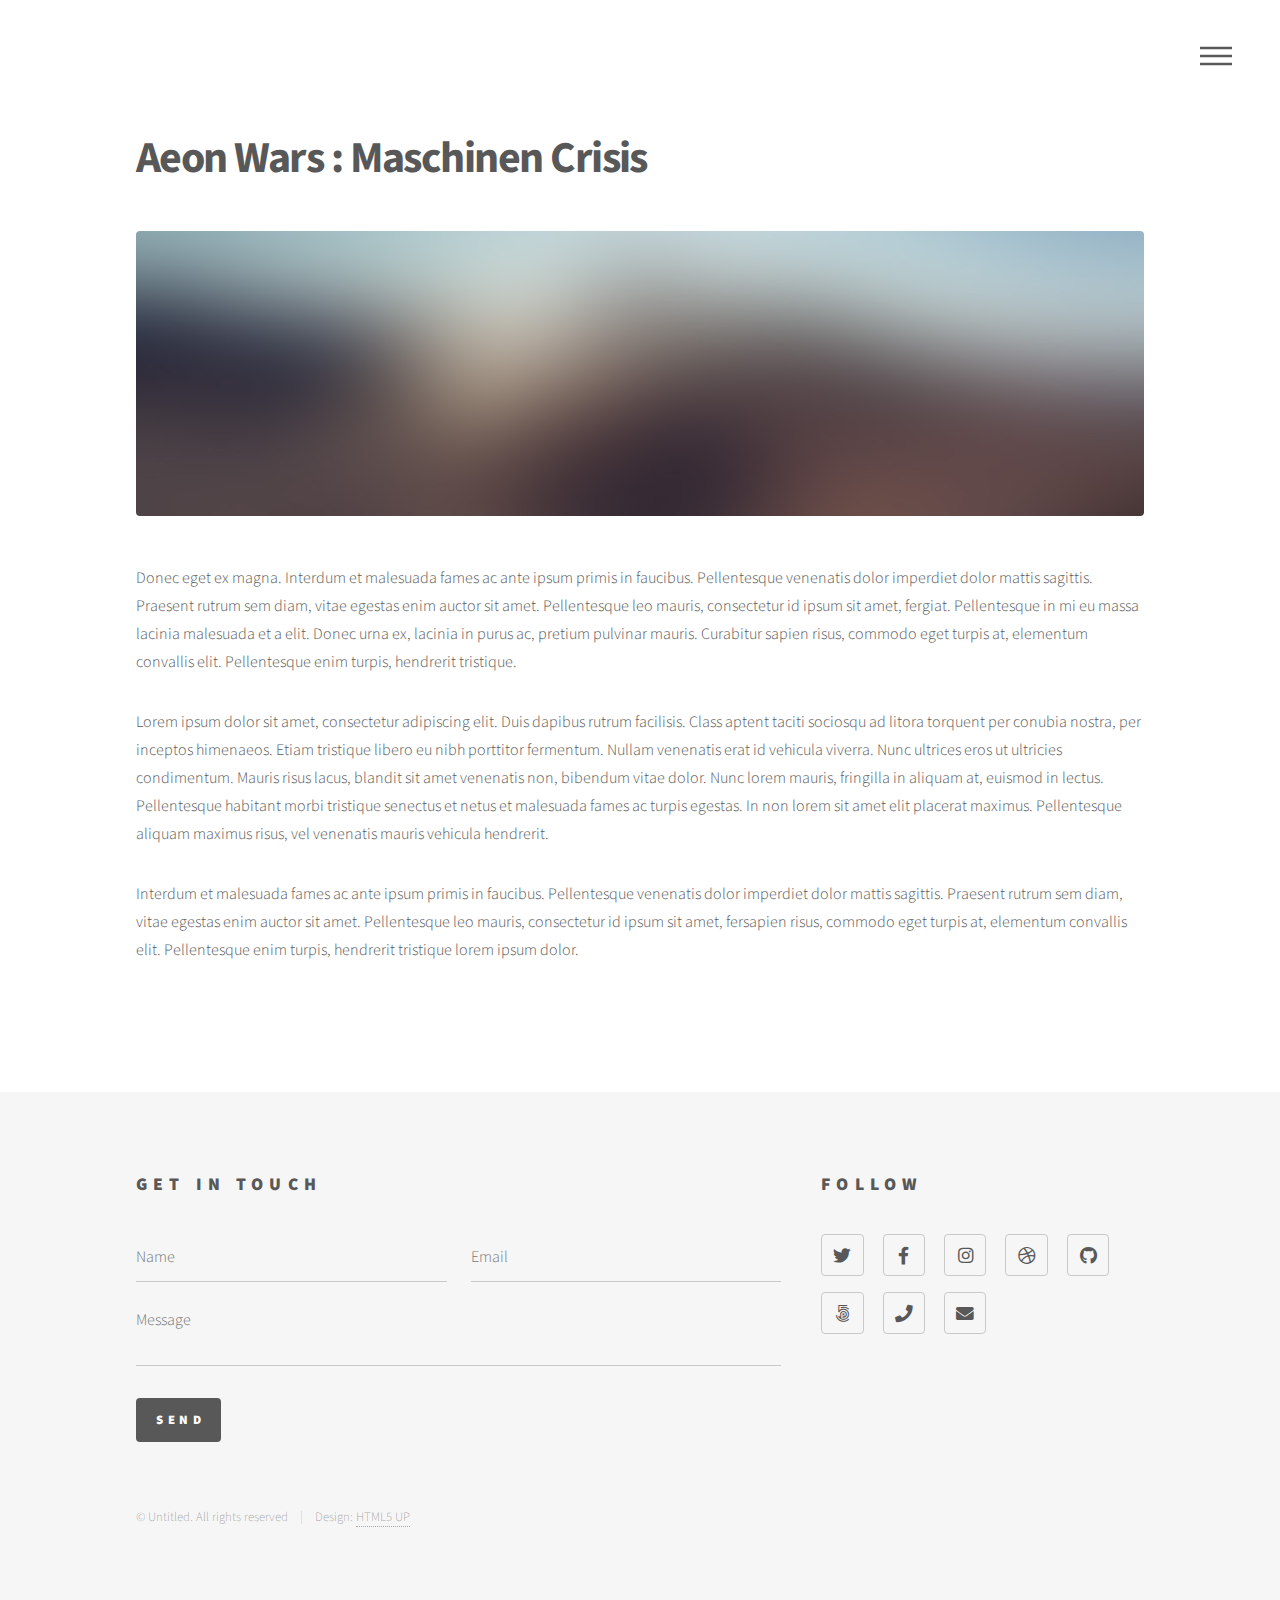
<file: html5up-phantom/AeonProject.html>
<!DOCTYPE HTML>
<!--
	Phantom by HTML5 UP
	html5up.net | @ajlkn
	Free for personal and commercial use under the CCA 3.0 license (html5up.net/license)
-->
<html>
	<head>
		<title>Generic - Phantom by HTML5 UP</title>
		<meta charset="utf-8" />
		<meta name="viewport" content="width=device-width, initial-scale=1, user-scalable=no" />
		<link rel="stylesheet" href="assets/css/main.css" />
		<noscript><link rel="stylesheet" href="assets/css/noscript.css" /></noscript>
	</head>
	<body class="is-preload">
		<!-- Wrapper -->
			<div id="wrapper">

				<!-- Header -->
					<header id="header">
						<div class="inner">
							<!-- Nav -->
								<nav>
									<ul>
										<li><a href="#menu">Menu</a></li>
									</ul>
								</nav>

						</div>
					</header>

				<!-- Menu -->
					<nav id="menu">
						<h2>Menu</h2>
						<ul>
							<li><a href="index.html">Home</a></li>
							<li><a href="generic.html">Ipsum veroeros</a></li>
							<li><a href="generic.html">Tempus etiam</a></li>
							<li><a href="generic.html">Consequat dolor</a></li>
							<li><a href="elements.html">Elements</a></li>
						</ul>
					</nav>

				<!-- Main -->
					<div id="main">
						<div class="inner">
							<h1>Aeon Wars : Maschinen Crisis</h1>
							<span class="image main"><img src="images/pic13.jpg" alt="" /></span>
							<p>Donec eget ex magna. Interdum et malesuada fames ac ante ipsum primis in faucibus. Pellentesque venenatis dolor imperdiet dolor mattis sagittis. Praesent rutrum sem diam, vitae egestas enim auctor sit amet. Pellentesque leo mauris, consectetur id ipsum sit amet, fergiat. Pellentesque in mi eu massa lacinia malesuada et a elit. Donec urna ex, lacinia in purus ac, pretium pulvinar mauris. Curabitur sapien risus, commodo eget turpis at, elementum convallis elit. Pellentesque enim turpis, hendrerit tristique.</p>
							<p>Lorem ipsum dolor sit amet, consectetur adipiscing elit. Duis dapibus rutrum facilisis. Class aptent taciti sociosqu ad litora torquent per conubia nostra, per inceptos himenaeos. Etiam tristique libero eu nibh porttitor fermentum. Nullam venenatis erat id vehicula viverra. Nunc ultrices eros ut ultricies condimentum. Mauris risus lacus, blandit sit amet venenatis non, bibendum vitae dolor. Nunc lorem mauris, fringilla in aliquam at, euismod in lectus. Pellentesque habitant morbi tristique senectus et netus et malesuada fames ac turpis egestas. In non lorem sit amet elit placerat maximus. Pellentesque aliquam maximus risus, vel venenatis mauris vehicula hendrerit.</p>
							<p>Interdum et malesuada fames ac ante ipsum primis in faucibus. Pellentesque venenatis dolor imperdiet dolor mattis sagittis. Praesent rutrum sem diam, vitae egestas enim auctor sit amet. Pellentesque leo mauris, consectetur id ipsum sit amet, fersapien risus, commodo eget turpis at, elementum convallis elit. Pellentesque enim turpis, hendrerit tristique lorem ipsum dolor.</p>
						</div>
					</div>

				<!-- Footer -->
					<footer id="footer">
						<div class="inner">
							<section>
								<h2>Get in touch</h2>
								<form method="post" action="#">
									<div class="fields">
										<div class="field half">
											<input type="text" name="name" id="name" placeholder="Name" />
										</div>
										<div class="field half">
											<input type="email" name="email" id="email" placeholder="Email" />
										</div>
										<div class="field">
											<textarea name="message" id="message" placeholder="Message"></textarea>
										</div>
									</div>
									<ul class="actions">
										<li><input type="submit" value="Send" class="primary" /></li>
									</ul>
								</form>
							</section>
							<section>
								<h2>Follow</h2>
								<ul class="icons">
									<li><a href="#" class="icon brands style2 fa-twitter"><span class="label">Twitter</span></a></li>
									<li><a href="#" class="icon brands style2 fa-facebook-f"><span class="label">Facebook</span></a></li>
									<li><a href="#" class="icon brands style2 fa-instagram"><span class="label">Instagram</span></a></li>
									<li><a href="#" class="icon brands style2 fa-dribbble"><span class="label">Dribbble</span></a></li>
									<li><a href="#" class="icon brands style2 fa-github"><span class="label">GitHub</span></a></li>
									<li><a href="#" class="icon brands style2 fa-500px"><span class="label">500px</span></a></li>
									<li><a href="#" class="icon solid style2 fa-phone"><span class="label">Phone</span></a></li>
									<li><a href="#" class="icon solid style2 fa-envelope"><span class="label">Email</span></a></li>
								</ul>
							</section>
							<ul class="copyright">
								<li>&copy; Untitled. All rights reserved</li><li>Design: <a href="http://html5up.net">HTML5 UP</a></li>
							</ul>
						</div>
					</footer>

			</div>

		<!-- Scripts -->
			<script src="assets/js/jquery.min.js"></script>
			<script src="assets/js/browser.min.js"></script>
			<script src="assets/js/breakpoints.min.js"></script>
			<script src="assets/js/util.js"></script>
			<script src="assets/js/main.js"></script>

	</body>
</html>
</file>
<file: assets/css/noscript.css>
/*
	Phantom by HTML5 UP
	html5up.net | @ajlkn
	Free for personal and commercial use under the CCA 3.0 license (html5up.net/license)
*/

/* Tiles */

	body.is-preload .tiles article {
		-moz-transform: none;
		-webkit-transform: none;
		-ms-transform: none;
		transform: none;
		opacity: 1;
	}
</file>
<file: html5up-forty/assets/css/noscript.css>
/*
	Forty by HTML5 UP
	html5up.net | @ajlkn
	Free for personal and commercial use under the CCA 3.0 license (html5up.net/license)
*/

/* Banner */

	body.is-preload #banner:after {
		opacity: 0.85;
	}

	body.is-preload #banner > .inner {
		-moz-filter: none;
		-webkit-filter: none;
		-ms-filter: none;
		filter: none;
		-moz-transform: none;
		-webkit-transform: none;
		-ms-transform: none;
		transform: none;
		opacity: 1;
	}
</file>
<file: html5up-phantom/assets/css/noscript.css>
/*
	Phantom by HTML5 UP
	html5up.net | @ajlkn
	Free for personal and commercial use under the CCA 3.0 license (html5up.net/license)
*/

/* Tiles */

	body.is-preload .tiles article {
		-moz-transform: none;
		-webkit-transform: none;
		-ms-transform: none;
		transform: none;
		opacity: 1;
	}
</file>
<file: assets/css/main.css>
@import url(fontawesome-all.min.css);
@import url("https://fonts.googleapis.com/css?family=Source+Sans+Pro:300,700,900");

/*
	Phantom by HTML5 UP
	html5up.net | @ajlkn
	Free for personal and commercial use under the CCA 3.0 license (html5up.net/license)
*/

html, body, div, span, applet, object,
iframe, h1, h2, h3, h4, h5, h6, p, blockquote,
pre, a, abbr, acronym, address, big, cite,
code, del, dfn, em, img, ins, kbd, q, s, samp,
small, strike, strong, sub, sup, tt, var, b,
u, i, center, dl, dt, dd, ol, ul, li, fieldset,
form, label, legend, table, caption, tbody,
tfoot, thead, tr, th, td, article, aside,
canvas, details, embed, figure, figcaption,
footer, header, hgroup, menu, nav, output, ruby,
section, summary, time, mark, audio, video {
	margin: 0;
	padding: 0;
	border: 0;
	font-size: 100%;
	font: inherit;
	vertical-align: baseline;}

article, aside, details, figcaption, figure,
footer, header, hgroup, menu, nav, section {
	display: block;}

body {
	line-height: 1;
}

ol, ul {
	list-style: none;
}

blockquote, q {
	quotes: none;
}

	blockquote:before, blockquote:after, q:before, q:after {
		content: '';
		content: none;
	}

table {
	border-collapse: collapse;
	border-spacing: 0;
}

body {
	-webkit-text-size-adjust: none;
}

mark {
	background-color: transparent;
	color: inherit;
}

input::-moz-focus-inner {
	border: 0;
	padding: 0;
}

input, select, textarea {
	-moz-appearance: none;
	-webkit-appearance: none;
	-ms-appearance: none;
	appearance: none;
}

/* Basic */

	@-ms-viewport {
		width: device-width;
	}

	body {
		-ms-overflow-style: scrollbar;
	}

	@media screen and (max-width: 480px) {

		html, body {
			min-width: 320px;
		}

	}

	html {
		box-sizing: border-box;
	}

	*, *:before, *:after {
		box-sizing: inherit;
	}

	body {
		background: #ffffff;
	}

		body.is-preload *, body.is-preload *:before, body.is-preload *:after {
			-moz-animation: none !important;
			-webkit-animation: none !important;
			-ms-animation: none !important;
			animation: none !important;
			-moz-transition: none !important;
			-webkit-transition: none !important;
			-ms-transition: none !important;
			transition: none !important;
		}

/* Type */

	body, input, select, textarea {
		color: #585858;
		font-family: "Source Sans Pro", Helvetica, sans-serif;
		font-size: 16pt;
		font-weight: 300;
		line-height: 1.75;
	}

		@media screen and (max-width: 1680px) {

			body, input, select, textarea {
				font-size: 14pt;
			}

		}

		@media screen and (max-width: 1280px) {

			body, input, select, textarea {
				font-size: 12pt;
			}

		}

	a {
		-moz-transition: border-bottom-color 0.2s ease, color 0.2s ease;
		-webkit-transition: border-bottom-color 0.2s ease, color 0.2s ease;
		-ms-transition: border-bottom-color 0.2s ease, color 0.2s ease;
		transition: border-bottom-color 0.2s ease, color 0.2s ease;
		text-decoration: none;
		color: #585858;
		border-bottom: dotted 1px rgba(88, 88, 88, 0.5);
	}

		a:hover {
			border-bottom-color: transparent;
			color: #f2849e !important;
		}

	strong, b {
		font-weight: 900;
	}

	em, i {
		font-style: italic;
	}

	p {
		margin: 0 0 2em 0;
	}

	h1 {
		font-size: 2.75em;
		font-weight: 700;
		line-height: 1.3;
		margin: 0 0 1em 0;
		letter-spacing: -0.035em;
	}

		h1 a {
			color: inherit;
		}

		@media screen and (max-width: 736px) {

			h1 {
				font-size: 2em;
				margin: 0 0 1em 0;
			}

		}

		@media screen and (max-width: 360px) {

			h1 {
				font-size: 1.75em;
			}

		}

	h2, h3, h4, h5, h6 {
		font-weight: 900;
		line-height: 1.5;
		margin: 0 0 2em 0;
		text-transform: uppercase;
		letter-spacing: 0.35em;
	}

		h2 a, h3 a, h4 a, h5 a, h6 a {
			color: inherit;
		}

	h2 {
		font-size: 1.1em;
	}

	h3 {
		font-size: 1em;
	}

	h4 {
		font-size: 0.8em;
	}

	h5 {
		font-size: 0.8em;
	}

	h6 {
		font-size: 0.8em;
	}

	@media screen and (max-width: 980px) {

		h1 br, h2 br, h3 br, h4 br, h5 br, h6 br {
			display: none;
		}

	}

	@media screen and (max-width: 736px) {

		h2 {
			font-size: 1em;
		}

		h3 {
			font-size: 0.8em;
		}

	}

	sub {
		font-size: 0.8em;
		position: relative;
		top: 0.5em;
	}

	sup {
		font-size: 0.8em;
		position: relative;
		top: -0.5em;
	}

	blockquote {
		border-left: solid 4px #c9c9c9;
		font-style: italic;
		margin: 0 0 2em 0;
		padding: 0.5em 0 0.5em 2em;
	}

	code {
		background: rgba(144, 144, 144, 0.075);
		border-radius: 4px;
		border: solid 1px #c9c9c9;
		font-family: "Courier New", monospace;
		font-size: 0.9em;
		margin: 0 0.25em;
		padding: 0.25em 0.65em;
	}

	pre {
		-webkit-overflow-scrolling: touch;
		font-family: "Courier New", monospace;
		font-size: 0.9em;
		margin: 0 0 2em 0;
	}

		pre code {
			display: block;
			line-height: 1.75;
			padding: 1em 1.5em;
			overflow-x: auto;
		}

	hr {
		border: 0;
		border-bottom: solid 1px #c9c9c9;
		margin: 2em 0;
	}

		hr.major {
			margin: 3em 0;
		}

	.align-left {
		text-align: left;
	}

	.align-center {
		text-align: center;
	}

	.align-right {
		text-align: right;
	}

/* Row */

	.row {
		display: flex;
		flex-wrap: wrap;
		box-sizing: border-box;
		align-items: stretch;
	}

		.row > * {
			box-sizing: border-box;
		}

		.row.gtr-uniform > * > :last-child {
			margin-bottom: 0;
		}

		.row.aln-left {
			justify-content: flex-start;
		}

		.row.aln-center {
			justify-content: center;
		}

		.row.aln-right {
			justify-content: flex-end;
		}

		.row.aln-top {
			align-items: flex-start;
		}

		.row.aln-middle {
			align-items: center;
		}

		.row.aln-bottom {
			align-items: flex-end;
		}

		.row > .imp {
			order: -1;
		}

		.row > .col-1 {
			width: 8.33333%;
		}

		.row > .off-1 {
			margin-left: 8.33333%;
		}

		.row > .col-2 {
			width: 16.66667%;
		}

		.row > .off-2 {
			margin-left: 16.66667%;
		}

		.row > .col-3 {
			width: 25%;
		}

		.row > .off-3 {
			margin-left: 25%;
		}

		.row > .col-4 {
			width: 33.33333%;
		}

		.row > .off-4 {
			margin-left: 33.33333%;
		}

		.row > .col-5 {
			width: 41.66667%;
		}

		.row > .off-5 {
			margin-left: 41.66667%;
		}

		.row > .col-6 {
			width: 50%;
		}

		.row > .off-6 {
			margin-left: 50%;
		}

		.row > .col-7 {
			width: 58.33333%;
		}

		.row > .off-7 {
			margin-left: 58.33333%;
		}

		.row > .col-8 {
			width: 66.66667%;
		}

		.row > .off-8 {
			margin-left: 66.66667%;
		}

		.row > .col-9 {
			width: 75%;
		}

		.row > .off-9 {
			margin-left: 75%;
		}

		.row > .col-10 {
			width: 83.33333%;
		}

		.row > .off-10 {
			margin-left: 83.33333%;
		}

		.row > .col-11 {
			width: 91.66667%;
		}

		.row > .off-11 {
			margin-left: 91.66667%;
		}

		.row > .col-12 {
			width: 100%;
		}

		.row > .off-12 {
			margin-left: 100%;
		}

		.row.gtr-0 {
			margin-top: 0;
			margin-left: 0em;
		}

			.row.gtr-0 > * {
				padding: 0 0 0 0em;
			}

			.row.gtr-0.gtr-uniform {
				margin-top: 0em;
			}

				.row.gtr-0.gtr-uniform > * {
					padding-top: 0em;
				}

		.row.gtr-25 {
			margin-top: 0;
			margin-left: -0.5em;
		}

			.row.gtr-25 > * {
				padding: 0 0 0 0.5em;
			}

			.row.gtr-25.gtr-uniform {
				margin-top: -0.5em;
			}

				.row.gtr-25.gtr-uniform > * {
					padding-top: 0.5em;
				}

		.row.gtr-50 {
			margin-top: 0;
			margin-left: -1em;
		}

			.row.gtr-50 > * {
				padding: 0 0 0 1em;
			}

			.row.gtr-50.gtr-uniform {
				margin-top: -1em;
			}

				.row.gtr-50.gtr-uniform > * {
					padding-top: 1em;
				}

		.row {
			margin-top: 0;
			margin-left: -2em;
		}

			.row > * {
				padding: 0 0 0 2em;
			}

			.row.gtr-uniform {
				margin-top: -2em;
			}

				.row.gtr-uniform > * {
					padding-top: 2em;
				}

		.row.gtr-150 {
			margin-top: 0;
			margin-left: -3em;
		}

			.row.gtr-150 > * {
				padding: 0 0 0 3em;
			}

			.row.gtr-150.gtr-uniform {
				margin-top: -3em;
			}

				.row.gtr-150.gtr-uniform > * {
					padding-top: 3em;
				}

		.row.gtr-200 {
			margin-top: 0;
			margin-left: -4em;
		}

			.row.gtr-200 > * {
				padding: 0 0 0 4em;
			}

			.row.gtr-200.gtr-uniform {
				margin-top: -4em;
			}

				.row.gtr-200.gtr-uniform > * {
					padding-top: 4em;
				}

		@media screen and (max-width: 1680px) {

			.row {
				display: flex;
				flex-wrap: wrap;
				box-sizing: border-box;
				align-items: stretch;
			}

				.row > * {
					box-sizing: border-box;
				}

				.row.gtr-uniform > * > :last-child {
					margin-bottom: 0;
				}

				.row.aln-left {
					justify-content: flex-start;
				}

				.row.aln-center {
					justify-content: center;
				}

				.row.aln-right {
					justify-content: flex-end;
				}

				.row.aln-top {
					align-items: flex-start;
				}

				.row.aln-middle {
					align-items: center;
				}

				.row.aln-bottom {
					align-items: flex-end;
				}

				.row > .imp-xlarge {
					order: -1;
				}

				.row > .col-1-xlarge {
					width: 8.33333%;
				}

				.row > .off-1-xlarge {
					margin-left: 8.33333%;
				}

				.row > .col-2-xlarge {
					width: 16.66667%;
				}

				.row > .off-2-xlarge {
					margin-left: 16.66667%;
				}

				.row > .col-3-xlarge {
					width: 25%;
				}

				.row > .off-3-xlarge {
					margin-left: 25%;
				}

				.row > .col-4-xlarge {
					width: 33.33333%;
				}

				.row > .off-4-xlarge {
					margin-left: 33.33333%;
				}

				.row > .col-5-xlarge {
					width: 41.66667%;
				}

				.row > .off-5-xlarge {
					margin-left: 41.66667%;
				}

				.row > .col-6-xlarge {
					width: 50%;
				}

				.row > .off-6-xlarge {
					margin-left: 50%;
				}

				.row > .col-7-xlarge {
					width: 58.33333%;
				}

				.row > .off-7-xlarge {
					margin-left: 58.33333%;
				}

				.row > .col-8-xlarge {
					width: 66.66667%;
				}

				.row > .off-8-xlarge {
					margin-left: 66.66667%;
				}

				.row > .col-9-xlarge {
					width: 75%;
				}

				.row > .off-9-xlarge {
					margin-left: 75%;
				}

				.row > .col-10-xlarge {
					width: 83.33333%;
				}

				.row > .off-10-xlarge {
					margin-left: 83.33333%;
				}

				.row > .col-11-xlarge {
					width: 91.66667%;
				}

				.row > .off-11-xlarge {
					margin-left: 91.66667%;
				}

				.row > .col-12-xlarge {
					width: 100%;
				}

				.row > .off-12-xlarge {
					margin-left: 100%;
				}

				.row.gtr-0 {
					margin-top: 0;
					margin-left: 0em;
				}

					.row.gtr-0 > * {
						padding: 0 0 0 0em;
					}

					.row.gtr-0.gtr-uniform {
						margin-top: 0em;
					}

						.row.gtr-0.gtr-uniform > * {
							padding-top: 0em;
						}

				.row.gtr-25 {
					margin-top: 0;
					margin-left: -0.5em;
				}

					.row.gtr-25 > * {
						padding: 0 0 0 0.5em;
					}

					.row.gtr-25.gtr-uniform {
						margin-top: -0.5em;
					}

						.row.gtr-25.gtr-uniform > * {
							padding-top: 0.5em;
						}

				.row.gtr-50 {
					margin-top: 0;
					margin-left: -1em;
				}

					.row.gtr-50 > * {
						padding: 0 0 0 1em;
					}

					.row.gtr-50.gtr-uniform {
						margin-top: -1em;
					}

						.row.gtr-50.gtr-uniform > * {
							padding-top: 1em;
						}

				.row {
					margin-top: 0;
					margin-left: -2em;
				}

					.row > * {
						padding: 0 0 0 2em;
					}

					.row.gtr-uniform {
						margin-top: -2em;
					}

						.row.gtr-uniform > * {
							padding-top: 2em;
						}

				.row.gtr-150 {
					margin-top: 0;
					margin-left: -3em;
				}

					.row.gtr-150 > * {
						padding: 0 0 0 3em;
					}

					.row.gtr-150.gtr-uniform {
						margin-top: -3em;
					}

						.row.gtr-150.gtr-uniform > * {
							padding-top: 3em;
						}

				.row.gtr-200 {
					margin-top: 0;
					margin-left: -4em;
				}

					.row.gtr-200 > * {
						padding: 0 0 0 4em;
					}

					.row.gtr-200.gtr-uniform {
						margin-top: -4em;
					}

						.row.gtr-200.gtr-uniform > * {
							padding-top: 4em;
						}

		}

		@media screen and (max-width: 1280px) {

			.row {
				display: flex;
				flex-wrap: wrap;
				box-sizing: border-box;
				align-items: stretch;
			}

				.row > * {
					box-sizing: border-box;
				}

				.row.gtr-uniform > * > :last-child {
					margin-bottom: 0;
				}

				.row.aln-left {
					justify-content: flex-start;
				}

				.row.aln-center {
					justify-content: center;
				}

				.row.aln-right {
					justify-content: flex-end;
				}

				.row.aln-top {
					align-items: flex-start;
				}

				.row.aln-middle {
					align-items: center;
				}

				.row.aln-bottom {
					align-items: flex-end;
				}

				.row > .imp-large {
					order: -1;
				}

				.row > .col-1-large {
					width: 8.33333%;
				}

				.row > .off-1-large {
					margin-left: 8.33333%;
				}

				.row > .col-2-large {
					width: 16.66667%;
				}

				.row > .off-2-large {
					margin-left: 16.66667%;
				}

				.row > .col-3-large {
					width: 25%;
				}

				.row > .off-3-large {
					margin-left: 25%;
				}

				.row > .col-4-large {
					width: 33.33333%;
				}

				.row > .off-4-large {
					margin-left: 33.33333%;
				}

				.row > .col-5-large {
					width: 41.66667%;
				}

				.row > .off-5-large {
					margin-left: 41.66667%;
				}

				.row > .col-6-large {
					width: 50%;
				}

				.row > .off-6-large {
					margin-left: 50%;
				}

				.row > .col-7-large {
					width: 58.33333%;
				}

				.row > .off-7-large {
					margin-left: 58.33333%;
				}

				.row > .col-8-large {
					width: 66.66667%;
				}

				.row > .off-8-large {
					margin-left: 66.66667%;
				}

				.row > .col-9-large {
					width: 75%;
				}

				.row > .off-9-large {
					margin-left: 75%;
				}

				.row > .col-10-large {
					width: 83.33333%;
				}

				.row > .off-10-large {
					margin-left: 83.33333%;
				}

				.row > .col-11-large {
					width: 91.66667%;
				}

				.row > .off-11-large {
					margin-left: 91.66667%;
				}

				.row > .col-12-large {
					width: 100%;
				}

				.row > .off-12-large {
					margin-left: 100%;
				}

				.row.gtr-0 {
					margin-top: 0;
					margin-left: 0em;
				}

					.row.gtr-0 > * {
						padding: 0 0 0 0em;
					}

					.row.gtr-0.gtr-uniform {
						margin-top: 0em;
					}

						.row.gtr-0.gtr-uniform > * {
							padding-top: 0em;
						}

				.row.gtr-25 {
					margin-top: 0;
					margin-left: -0.5em;
				}

					.row.gtr-25 > * {
						padding: 0 0 0 0.5em;
					}

					.row.gtr-25.gtr-uniform {
						margin-top: -0.5em;
					}

						.row.gtr-25.gtr-uniform > * {
							padding-top: 0.5em;
						}

				.row.gtr-50 {
					margin-top: 0;
					margin-left: -1em;
				}

					.row.gtr-50 > * {
						padding: 0 0 0 1em;
					}

					.row.gtr-50.gtr-uniform {
						margin-top: -1em;
					}

						.row.gtr-50.gtr-uniform > * {
							padding-top: 1em;
						}

				.row {
					margin-top: 0;
					margin-left: -2em;
				}

					.row > * {
						padding: 0 0 0 2em;
					}

					.row.gtr-uniform {
						margin-top: -2em;
					}

						.row.gtr-uniform > * {
							padding-top: 2em;
						}

				.row.gtr-150 {
					margin-top: 0;
					margin-left: -3em;
				}

					.row.gtr-150 > * {
						padding: 0 0 0 3em;
					}

					.row.gtr-150.gtr-uniform {
						margin-top: -3em;
					}

						.row.gtr-150.gtr-uniform > * {
							padding-top: 3em;
						}

				.row.gtr-200 {
					margin-top: 0;
					margin-left: -4em;
				}

					.row.gtr-200 > * {
						padding: 0 0 0 4em;
					}

					.row.gtr-200.gtr-uniform {
						margin-top: -4em;
					}

						.row.gtr-200.gtr-uniform > * {
							padding-top: 4em;
						}

		}

		@media screen and (max-width: 980px) {

			.row {
				display: flex;
				flex-wrap: wrap;
				box-sizing: border-box;
				align-items: stretch;
			}

				.row > * {
					box-sizing: border-box;
				}

				.row.gtr-uniform > * > :last-child {
					margin-bottom: 0;
				}

				.row.aln-left {
					justify-content: flex-start;
				}

				.row.aln-center {
					justify-content: center;
				}

				.row.aln-right {
					justify-content: flex-end;
				}

				.row.aln-top {
					align-items: flex-start;
				}

				.row.aln-middle {
					align-items: center;
				}

				.row.aln-bottom {
					align-items: flex-end;
				}

				.row > .imp-medium {
					order: -1;
				}

				.row > .col-1-medium {
					width: 8.33333%;
				}

				.row > .off-1-medium {
					margin-left: 8.33333%;
				}

				.row > .col-2-medium {
					width: 16.66667%;
				}

				.row > .off-2-medium {
					margin-left: 16.66667%;
				}

				.row > .col-3-medium {
					width: 25%;
				}

				.row > .off-3-medium {
					margin-left: 25%;
				}

				.row > .col-4-medium {
					width: 33.33333%;
				}

				.row > .off-4-medium {
					margin-left: 33.33333%;
				}

				.row > .col-5-medium {
					width: 41.66667%;
				}

				.row > .off-5-medium {
					margin-left: 41.66667%;
				}

				.row > .col-6-medium {
					width: 50%;
				}

				.row > .off-6-medium {
					margin-left: 50%;
				}

				.row > .col-7-medium {
					width: 58.33333%;
				}

				.row > .off-7-medium {
					margin-left: 58.33333%;
				}

				.row > .col-8-medium {
					width: 66.66667%;
				}

				.row > .off-8-medium {
					margin-left: 66.66667%;
				}

				.row > .col-9-medium {
					width: 75%;
				}

				.row > .off-9-medium {
					margin-left: 75%;
				}

				.row > .col-10-medium {
					width: 83.33333%;
				}

				.row > .off-10-medium {
					margin-left: 83.33333%;
				}

				.row > .col-11-medium {
					width: 91.66667%;
				}

				.row > .off-11-medium {
					margin-left: 91.66667%;
				}

				.row > .col-12-medium {
					width: 100%;
				}

				.row > .off-12-medium {
					margin-left: 100%;
				}

				.row.gtr-0 {
					margin-top: 0;
					margin-left: 0em;
				}

					.row.gtr-0 > * {
						padding: 0 0 0 0em;
					}

					.row.gtr-0.gtr-uniform {
						margin-top: 0em;
					}

						.row.gtr-0.gtr-uniform > * {
							padding-top: 0em;
						}

				.row.gtr-25 {
					margin-top: 0;
					margin-left: -0.375em;
				}

					.row.gtr-25 > * {
						padding: 0 0 0 0.375em;
					}

					.row.gtr-25.gtr-uniform {
						margin-top: -0.375em;
					}

						.row.gtr-25.gtr-uniform > * {
							padding-top: 0.375em;
						}

				.row.gtr-50 {
					margin-top: 0;
					margin-left: -0.75em;
				}

					.row.gtr-50 > * {
						padding: 0 0 0 0.75em;
					}

					.row.gtr-50.gtr-uniform {
						margin-top: -0.75em;
					}

						.row.gtr-50.gtr-uniform > * {
							padding-top: 0.75em;
						}

				.row {
					margin-top: 0;
					margin-left: -1.5em;
				}

					.row > * {
						padding: 0 0 0 1.5em;
					}

					.row.gtr-uniform {
						margin-top: -1.5em;
					}

						.row.gtr-uniform > * {
							padding-top: 1.5em;
						}

				.row.gtr-150 {
					margin-top: 0;
					margin-left: -2.25em;
				}

					.row.gtr-150 > * {
						padding: 0 0 0 2.25em;
					}

					.row.gtr-150.gtr-uniform {
						margin-top: -2.25em;
					}

						.row.gtr-150.gtr-uniform > * {
							padding-top: 2.25em;
						}

				.row.gtr-200 {
					margin-top: 0;
					margin-left: -3em;
				}

					.row.gtr-200 > * {
						padding: 0 0 0 3em;
					}

					.row.gtr-200.gtr-uniform {
						margin-top: -3em;
					}

						.row.gtr-200.gtr-uniform > * {
							padding-top: 3em;
						}

		}

		@media screen and (max-width: 736px) {

			.row {
				display: flex;
				flex-wrap: wrap;
				box-sizing: border-box;
				align-items: stretch;
			}

				.row > * {
					box-sizing: border-box;
				}

				.row.gtr-uniform > * > :last-child {
					margin-bottom: 0;
				}

				.row.aln-left {
					justify-content: flex-start;
				}

				.row.aln-center {
					justify-content: center;
				}

				.row.aln-right {
					justify-content: flex-end;
				}

				.row.aln-top {
					align-items: flex-start;
				}

				.row.aln-middle {
					align-items: center;
				}

				.row.aln-bottom {
					align-items: flex-end;
				}

				.row > .imp-small {
					order: -1;
				}

				.row > .col-1-small {
					width: 8.33333%;
				}

				.row > .off-1-small {
					margin-left: 8.33333%;
				}

				.row > .col-2-small {
					width: 16.66667%;
				}

				.row > .off-2-small {
					margin-left: 16.66667%;
				}

				.row > .col-3-small {
					width: 25%;
				}

				.row > .off-3-small {
					margin-left: 25%;
				}

				.row > .col-4-small {
					width: 33.33333%;
				}

				.row > .off-4-small {
					margin-left: 33.33333%;
				}

				.row > .col-5-small {
					width: 41.66667%;
				}

				.row > .off-5-small {
					margin-left: 41.66667%;
				}

				.row > .col-6-small {
					width: 50%;
				}

				.row > .off-6-small {
					margin-left: 50%;
				}

				.row > .col-7-small {
					width: 58.33333%;
				}

				.row > .off-7-small {
					margin-left: 58.33333%;
				}

				.row > .col-8-small {
					width: 66.66667%;
				}

				.row > .off-8-small {
					margin-left: 66.66667%;
				}

				.row > .col-9-small {
					width: 75%;
				}

				.row > .off-9-small {
					margin-left: 75%;
				}

				.row > .col-10-small {
					width: 83.33333%;
				}

				.row > .off-10-small {
					margin-left: 83.33333%;
				}

				.row > .col-11-small {
					width: 91.66667%;
				}

				.row > .off-11-small {
					margin-left: 91.66667%;
				}

				.row > .col-12-small {
					width: 100%;
				}

				.row > .off-12-small {
					margin-left: 100%;
				}

				.row.gtr-0 {
					margin-top: 0;
					margin-left: 0em;
				}

					.row.gtr-0 > * {
						padding: 0 0 0 0em;
					}

					.row.gtr-0.gtr-uniform {
						margin-top: 0em;
					}

						.row.gtr-0.gtr-uniform > * {
							padding-top: 0em;
						}

				.row.gtr-25 {
					margin-top: 0;
					margin-left: -0.25em;
				}

					.row.gtr-25 > * {
						padding: 0 0 0 0.25em;
					}

					.row.gtr-25.gtr-uniform {
						margin-top: -0.25em;
					}

						.row.gtr-25.gtr-uniform > * {
							padding-top: 0.25em;
						}

				.row.gtr-50 {
					margin-top: 0;
					margin-left: -0.5em;
				}

					.row.gtr-50 > * {
						padding: 0 0 0 0.5em;
					}

					.row.gtr-50.gtr-uniform {
						margin-top: -0.5em;
					}

						.row.gtr-50.gtr-uniform > * {
							padding-top: 0.5em;
						}

				.row {
					margin-top: 0;
					margin-left: -1em;
				}

					.row > * {
						padding: 0 0 0 1em;
					}

					.row.gtr-uniform {
						margin-top: -1em;
					}

						.row.gtr-uniform > * {
							padding-top: 1em;
						}

				.row.gtr-150 {
					margin-top: 0;
					margin-left: -1.5em;
				}

					.row.gtr-150 > * {
						padding: 0 0 0 1.5em;
					}

					.row.gtr-150.gtr-uniform {
						margin-top: -1.5em;
					}

						.row.gtr-150.gtr-uniform > * {
							padding-top: 1.5em;
						}

				.row.gtr-200 {
					margin-top: 0;
					margin-left: -2em;
				}

					.row.gtr-200 > * {
						padding: 0 0 0 2em;
					}

					.row.gtr-200.gtr-uniform {
						margin-top: -2em;
					}

						.row.gtr-200.gtr-uniform > * {
							padding-top: 2em;
						}

		}

		@media screen and (max-width: 480px) {

			.row {
				display: flex;
				flex-wrap: wrap;
				box-sizing: border-box;
				align-items: stretch;
			}

				.row > * {
					box-sizing: border-box;
				}

				.row.gtr-uniform > * > :last-child {
					margin-bottom: 0;
				}

				.row.aln-left {
					justify-content: flex-start;
				}

				.row.aln-center {
					justify-content: center;
				}

				.row.aln-right {
					justify-content: flex-end;
				}

				.row.aln-top {
					align-items: flex-start;
				}

				.row.aln-middle {
					align-items: center;
				}

				.row.aln-bottom {
					align-items: flex-end;
				}

				.row > .imp-xsmall {
					order: -1;
				}

				.row > .col-1-xsmall {
					width: 8.33333%;
				}

				.row > .off-1-xsmall {
					margin-left: 8.33333%;
				}

				.row > .col-2-xsmall {
					width: 16.66667%;
				}

				.row > .off-2-xsmall {
					margin-left: 16.66667%;
				}

				.row > .col-3-xsmall {
					width: 25%;
				}

				.row > .off-3-xsmall {
					margin-left: 25%;
				}

				.row > .col-4-xsmall {
					width: 33.33333%;
				}

				.row > .off-4-xsmall {
					margin-left: 33.33333%;
				}

				.row > .col-5-xsmall {
					width: 41.66667%;
				}

				.row > .off-5-xsmall {
					margin-left: 41.66667%;
				}

				.row > .col-6-xsmall {
					width: 50%;
				}

				.row > .off-6-xsmall {
					margin-left: 50%;
				}

				.row > .col-7-xsmall {
					width: 58.33333%;
				}

				.row > .off-7-xsmall {
					margin-left: 58.33333%;
				}

				.row > .col-8-xsmall {
					width: 66.66667%;
				}

				.row > .off-8-xsmall {
					margin-left: 66.66667%;
				}

				.row > .col-9-xsmall {
					width: 75%;
				}

				.row > .off-9-xsmall {
					margin-left: 75%;
				}

				.row > .col-10-xsmall {
					width: 83.33333%;
				}

				.row > .off-10-xsmall {
					margin-left: 83.33333%;
				}

				.row > .col-11-xsmall {
					width: 91.66667%;
				}

				.row > .off-11-xsmall {
					margin-left: 91.66667%;
				}

				.row > .col-12-xsmall {
					width: 100%;
				}

				.row > .off-12-xsmall {
					margin-left: 100%;
				}

				.row.gtr-0 {
					margin-top: 0;
					margin-left: 0em;
				}

					.row.gtr-0 > * {
						padding: 0 0 0 0em;
					}

					.row.gtr-0.gtr-uniform {
						margin-top: 0em;
					}

						.row.gtr-0.gtr-uniform > * {
							padding-top: 0em;
						}

				.row.gtr-25 {
					margin-top: 0;
					margin-left: -0.25em;
				}

					.row.gtr-25 > * {
						padding: 0 0 0 0.25em;
					}

					.row.gtr-25.gtr-uniform {
						margin-top: -0.25em;
					}

						.row.gtr-25.gtr-uniform > * {
							padding-top: 0.25em;
						}

				.row.gtr-50 {
					margin-top: 0;
					margin-left: -0.5em;
				}

					.row.gtr-50 > * {
						padding: 0 0 0 0.5em;
					}

					.row.gtr-50.gtr-uniform {
						margin-top: -0.5em;
					}

						.row.gtr-50.gtr-uniform > * {
							padding-top: 0.5em;
						}

				.row {
					margin-top: 0;
					margin-left: -1em;
				}

					.row > * {
						padding: 0 0 0 1em;
					}

					.row.gtr-uniform {
						margin-top: -1em;
					}

						.row.gtr-uniform > * {
							padding-top: 1em;
						}

				.row.gtr-150 {
					margin-top: 0;
					margin-left: -1.5em;
				}

					.row.gtr-150 > * {
						padding: 0 0 0 1.5em;
					}

					.row.gtr-150.gtr-uniform {
						margin-top: -1.5em;
					}

						.row.gtr-150.gtr-uniform > * {
							padding-top: 1.5em;
						}

				.row.gtr-200 {
					margin-top: 0;
					margin-left: -2em;
				}

					.row.gtr-200 > * {
						padding: 0 0 0 2em;
					}

					.row.gtr-200.gtr-uniform {
						margin-top: -2em;
					}

						.row.gtr-200.gtr-uniform > * {
							padding-top: 2em;
						}

		}

/* Section/Article */

	section.special, article.special {
		text-align: center;
	}

	header p {
		margin-top: -1em;
	}

	@media screen and (max-width: 736px) {

		header p {
			margin-top: 0;
		}

	}

/* Icon */

	.icon {
		text-decoration: none;
		border-bottom: none;
		position: relative;
	}

		.icon:before {
			-moz-osx-font-smoothing: grayscale;
			-webkit-font-smoothing: antialiased;
			display: inline-block;
			font-style: normal;
			font-variant: normal;
			text-rendering: auto;
			line-height: 1;
			text-transform: none !important;
			font-family: 'Font Awesome 5 Free';
			font-weight: 400;
		}

		.icon > .label {
			display: none;
		}

		.icon:before {
			line-height: inherit;
		}

		.icon.solid:before {
			font-weight: 900;
		}

		.icon.brands:before {
			font-family: 'Font Awesome 5 Brands';
		}

		.icon.style2 {
			-moz-transition: background-color 0.2s ease-in-out, color 0.2s ease-in-out, border-color 0.2s ease-in-out;
			-webkit-transition: background-color 0.2s ease-in-out, color 0.2s ease-in-out, border-color 0.2s ease-in-out;
			-ms-transition: background-color 0.2s ease-in-out, color 0.2s ease-in-out, border-color 0.2s ease-in-out;
			transition: background-color 0.2s ease-in-out, color 0.2s ease-in-out, border-color 0.2s ease-in-out;
			background-color: transparent;
			border: solid 1px #c9c9c9;
			border-radius: 4px;
			width: 2.65em;
			height: 2.65em;
			display: inline-block;
			text-align: center;
			line-height: 2.65em;
			color: inherit;
		}

			.icon.style2:before {
				font-size: 1.1em;
			}

			.icon.style2:hover {
				color: #f2849e;
				border-color: #f2849e;
			}

			.icon.style2:active {
				background-color: rgba(242, 132, 158, 0.1);
			}

/* List */

	ol {
		list-style: decimal;
		margin: 0 0 2em 0;
		padding-left: 1.25em;
	}

		ol li {
			padding-left: 0.25em;
		}

	ul {
		list-style: disc;
		margin: 0 0 2em 0;
		padding-left: 1em;
	}

		ul li {
			padding-left: 0.5em;
		}

		ul.alt {
			list-style: none;
			padding-left: 0;
		}

			ul.alt li {
				border-top: solid 1px #c9c9c9;
				padding: 0.5em 0;
			}

				ul.alt li:first-child {
					border-top: 0;
					padding-top: 0;
				}

	dl {
		margin: 0 0 2em 0;
	}

		dl dt {
			display: block;
			font-weight: 900;
			margin: 0 0 1em 0;
		}

		dl dd {
			margin-left: 2em;
		}

/* Actions */

	ul.actions {
		display: -moz-flex;
		display: -webkit-flex;
		display: -ms-flex;
		display: flex;
		cursor: default;
		list-style: none;
		margin-left: -1em;
		padding-left: 0;
	}

		ul.actions li {
			padding: 0 0 0 1em;
			vertical-align: middle;
		}

		ul.actions.special {
			-moz-justify-content: center;
			-webkit-justify-content: center;
			-ms-justify-content: center;
			justify-content: center;
			width: 100%;
			margin-left: 0;
		}

			ul.actions.special li:first-child {
				padding-left: 0;
			}

		ul.actions.stacked {
			-moz-flex-direction: column;
			-webkit-flex-direction: column;
			-ms-flex-direction: column;
			flex-direction: column;
			margin-left: 0;
		}

			ul.actions.stacked li {
				padding: 1.3em 0 0 0;
			}

				ul.actions.stacked li:first-child {
					padding-top: 0;
				}

		ul.actions.fit {
			width: calc(100% + 1em);
		}

			ul.actions.fit li {
				-moz-flex-grow: 1;
				-webkit-flex-grow: 1;
				-ms-flex-grow: 1;
				flex-grow: 1;
				-moz-flex-shrink: 1;
				-webkit-flex-shrink: 1;
				-ms-flex-shrink: 1;
				flex-shrink: 1;
				width: 100%;
			}

				ul.actions.fit li > * {
					width: 100%;
				}

			ul.actions.fit.stacked {
				width: 100%;
			}

		@media screen and (max-width: 480px) {

			ul.actions:not(.fixed) {
				-moz-flex-direction: column;
				-webkit-flex-direction: column;
				-ms-flex-direction: column;
				flex-direction: column;
				margin-left: 0;
				width: 100% !important;
			}

				ul.actions:not(.fixed) li {
					-moz-flex-grow: 1;
					-webkit-flex-grow: 1;
					-ms-flex-grow: 1;
					flex-grow: 1;
					-moz-flex-shrink: 1;
					-webkit-flex-shrink: 1;
					-ms-flex-shrink: 1;
					flex-shrink: 1;
					padding: 1em 0 0 0;
					text-align: center;
					width: 100%;
				}

					ul.actions:not(.fixed) li > * {
						width: 100%;
					}

					ul.actions:not(.fixed) li:first-child {
						padding-top: 0;
					}

					ul.actions:not(.fixed) li input[type="submit"],
					ul.actions:not(.fixed) li input[type="reset"],
					ul.actions:not(.fixed) li input[type="button"],
					ul.actions:not(.fixed) li button,
					ul.actions:not(.fixed) li .button {
						width: 100%;
					}

						ul.actions:not(.fixed) li input[type="submit"].icon:before,
						ul.actions:not(.fixed) li input[type="reset"].icon:before,
						ul.actions:not(.fixed) li input[type="button"].icon:before,
						ul.actions:not(.fixed) li button.icon:before,
						ul.actions:not(.fixed) li .button.icon:before {
							margin-left: -0.5rem;
						}

		}

/* Icons */

	ul.icons {
		cursor: default;
		list-style: none;
		padding-left: 0;
		margin: -1em 0 2em -1em;
	}

		ul.icons li {
			display: inline-block;
			padding: 1em 0 0 1em;
		}



.middle{
	display: block;
	margin-left: auto;
	margin-right: auto;
	width: 50%;
}


/* Form */

	form {
		margin: 0 0 2em 0;
		overflow-x: hidden;
	}

		form > :last-child {
			margin-bottom: 0;
		}

		form > .fields {
			display: -moz-flex;
			display: -webkit-flex;
			display: -ms-flex;
			display: flex;
			-moz-flex-wrap: wrap;
			-webkit-flex-wrap: wrap;
			-ms-flex-wrap: wrap;
			flex-wrap: wrap;
			width: calc(100% + 3em);
			margin: -1.5em 0 2em -1.5em;
		}

			form > .fields > .field {
				-moz-flex-grow: 0;
				-webkit-flex-grow: 0;
				-ms-flex-grow: 0;
				flex-grow: 0;
				-moz-flex-shrink: 0;
				-webkit-flex-shrink: 0;
				-ms-flex-shrink: 0;
				flex-shrink: 0;
				padding: 1.5em 0 0 1.5em;
				width: calc(100% - 1.5em);
			}

				form > .fields > .field.half {
					width: calc(50% - 0.75em);
				}

				form > .fields > .field.third {
					width: calc(100%/3 - 0.5em);
				}

				form > .fields > .field.quarter {
					width: calc(25% - 0.375em);
				}

		@media screen and (max-width: 480px) {

			form > .fields {
				width: calc(100% + 3em);
				margin: -1.5em 0 2em -1.5em;
			}

				form > .fields > .field {
					padding: 1.5em 0 0 1.5em;
					width: calc(100% - 1.5em);
				}

					form > .fields > .field.half {
						width: calc(100% - 1.5em);
					}

					form > .fields > .field.third {
						width: calc(100% - 1.5em);
					}

					form > .fields > .field.quarter {
						width: calc(100% - 1.5em);
					}

		}

	label {
		display: block;
		font-size: 0.9em;
		font-weight: 900;
		margin: 0 0 1em 0;
	}

	input[type="text"],
	input[type="password"],
	input[type="email"],
	input[type="tel"],
	select,
	textarea {
		-moz-appearance: none;
		-webkit-appearance: none;
		-ms-appearance: none;
		appearance: none;
		background-color: transparent;
		border: none;
		border-radius: 0;
		border-bottom: solid 1px #c9c9c9;
		color: inherit;
		display: block;
		outline: 0;
		padding: 0;
		text-decoration: none;
		width: 100%;
	}

		input[type="text"]:invalid,
		input[type="password"]:invalid,
		input[type="email"]:invalid,
		input[type="tel"]:invalid,
		select:invalid,
		textarea:invalid {
			box-shadow: none;
		}

		input[type="text"]:focus,
		input[type="password"]:focus,
		input[type="email"]:focus,
		input[type="tel"]:focus,
		select:focus,
		textarea:focus {
			border-bottom-color: #f2849e;
			box-shadow: inset 0 -1px 0 0 #f2849e;
		}

	select {
		background-image: url("data:image/svg+xml;charset=utf8,%3Csvg xmlns='http://www.w3.org/2000/svg' width='40' height='40' preserveAspectRatio='none' viewBox='0 0 40 40'%3E%3Cpath d='M9.4,12.3l10.4,10.4l10.4-10.4c0.2-0.2,0.5-0.4,0.9-0.4c0.3,0,0.6,0.1,0.9,0.4l3.3,3.3c0.2,0.2,0.4,0.5,0.4,0.9 c0,0.4-0.1,0.6-0.4,0.9L20.7,31.9c-0.2,0.2-0.5,0.4-0.9,0.4c-0.3,0-0.6-0.1-0.9-0.4L4.3,17.3c-0.2-0.2-0.4-0.5-0.4-0.9 c0-0.4,0.1-0.6,0.4-0.9l3.3-3.3c0.2-0.2,0.5-0.4,0.9-0.4S9.1,12.1,9.4,12.3z' fill='%23c9c9c9' /%3E%3C/svg%3E");
		background-size: 1.25rem;
		background-repeat: no-repeat;
		background-position: calc(100% - 1rem) center;
		height: 3em;
		padding-right: 3em;
		text-overflow: ellipsis;
	}

		select option {
			background: #ffffff;
		}

		select:focus::-ms-value {
			background-color: transparent;
		}

		select::-ms-expand {
			display: none;
		}

	input[type="text"],
	input[type="password"],
	input[type="email"],
	select {
		height: 3em;
	}

	textarea {
		padding: 0;
		min-height: 3.75em;
	}

	input[type="checkbox"],
	input[type="radio"] {
		-moz-appearance: none;
		-webkit-appearance: none;
		-ms-appearance: none;
		appearance: none;
		display: block;
		float: left;
		margin-right: -2em;
		opacity: 0;
		width: 1em;
		z-index: -1;
	}

		input[type="checkbox"] + label,
		input[type="radio"] + label {
			text-decoration: none;
			color: #585858;
			cursor: pointer;
			display: inline-block;
			font-size: 1em;
			font-weight: 300;
			padding-left: 2.55em;
			padding-right: 0.75em;
			position: relative;
		}

			input[type="checkbox"] + label:before,
			input[type="radio"] + label:before {
				-moz-osx-font-smoothing: grayscale;
				-webkit-font-smoothing: antialiased;
				display: inline-block;
				font-style: normal;
				font-variant: normal;
				text-rendering: auto;
				line-height: 1;
				text-transform: none !important;
				font-family: 'Font Awesome 5 Free';
				font-weight: 900;
			}

			input[type="checkbox"] + label:before,
			input[type="radio"] + label:before {
				border-radius: 4px;
				border: solid 1px #c9c9c9;
				content: '';
				display: inline-block;
				font-size: 0.8em;
				height: 2.25em;
				left: 0;
				line-height: 2.25em;
				position: absolute;
				text-align: center;
				top: 0;
				width: 2.25em;
			}

		input[type="checkbox"]:checked + label:before,
		input[type="radio"]:checked + label:before {
			background: #585858;
			border-color: #585858;
			color: #ffffff;
			content: '\f00c';
		}

		input[type="checkbox"]:focus + label:before,
		input[type="radio"]:focus + label:before {
			border-color: #f2849e;
			box-shadow: 0 0 0 1px #f2849e;
		}

	input[type="checkbox"] + label:before {
		border-radius: 4px;
	}

	input[type="radio"] + label:before {
		border-radius: 100%;
	}

/* Box */

	.box {
		border-radius: 4px;
		border: solid 1px #c9c9c9;
		margin-bottom: 2em;
		padding: 1.5em;
	}

		.box > :last-child,
		.box > :last-child > :last-child,
		.box > :last-child > :last-child > :last-child {
			margin-bottom: 0;
		}

		.box.alt {
			border: 0;
			border-radius: 0;
			padding: 0;
		}


#contour{
	-webkit-text-stroke: 1px black;
}


mark{
	background-color: #141414;
	color : snow
}


/* Image */

	.image {
		border-radius: 4px;
		border: 0;
		display: inline-block;
		position: relative;
		max-width: 100%;
		height: auto;
	}

		.image img {
			border-radius: 4px;
			display: block;
		}

		.image.left, .image.right {
			max-width: 40%;
		}

			.image.left img, .image.right img {
				width: 100%;
			}

		.image.left {
			float: left;
			padding: 0 1.5em 1em 0;
			top: 0.25em;
		}

		.image.right {
			float: right;
			padding: 0 0 1em 1.5em;
			top: 0.25em;
		}

		.image.fit {
			display: block;
			margin: 0 0 2em 0;
			width: 100%;
		}

			.image.fit img {
				width: 100%;
			}

		.image.main {
			display: block;
			margin: 0 0 3em 0;
			width: 100%;
		}

			.image.main img {
				width: 100%;
			}

			@media screen and (max-width: 736px) {

				.image.main {
					margin: 0 0 2em 0;
				}

			}

/* Table */

	.table-wrapper {
		-webkit-overflow-scrolling: touch;
		overflow-x: auto;
	}

	table {
		margin: 0 0 2em 0;
		width: 100%;
	}

		table tbody tr {
			border: solid 1px #c9c9c9;
			border-left: 0;
			border-right: 0;
		}

			table tbody tr:nth-child(2n + 1) {
				background-color: rgba(144, 144, 144, 0.075);
			}

		table td {
			padding: 0.75em 0.75em;
		}

		table th {
			font-size: 0.9em;
			font-weight: 900;
			padding: 0 0.75em 0.75em 0.75em;
			text-align: left;
		}

		table thead {
			border-bottom: solid 2px #c9c9c9;
		}

		table tfoot {
			border-top: solid 2px #c9c9c9;
		}

		table.alt {
			border-collapse: separate;
		}

			table.alt tbody tr td {
				border: solid 1px #c9c9c9;
				border-left-width: 0;
				border-top-width: 0;
			}

				table.alt tbody tr td:first-child {
					border-left-width: 1px;
				}

			table.alt tbody tr:first-child td {
				border-top-width: 1px;
			}

			table.alt thead {
				border-bottom: 0;
			}

			table.alt tfoot {
				border-top: 0;
			}

/* Button */

	input[type="submit"],
	input[type="reset"],
	input[type="button"],
	button,
	.button {
		-moz-appearance: none;
		-webkit-appearance: none;
		-ms-appearance: none;
		appearance: none;
		-moz-transition: background-color 0.2s ease-in-out, color 0.2s ease-in-out, box-shadow 0.2s ease-in-out;
		-webkit-transition: background-color 0.2s ease-in-out, color 0.2s ease-in-out, box-shadow 0.2s ease-in-out;
		-ms-transition: background-color 0.2s ease-in-out, color 0.2s ease-in-out, box-shadow 0.2s ease-in-out;
		transition: background-color 0.2s ease-in-out, color 0.2s ease-in-out, box-shadow 0.2s ease-in-out;
		background-color: transparent;
		border-radius: 4px;
		border: 0;
		box-shadow: inset 0 0 0 2px #585858;
		color: #585858 !important;
		cursor: pointer;
		display: inline-block;
		font-size: 0.8em;
		font-weight: 900;
		height: 3.5em;
		letter-spacing: 0.35em;
		line-height: 3.45em;
		overflow: hidden;
		padding: 0 1.25em 0 1.6em;
		text-align: center;
		text-decoration: none;
		text-overflow: ellipsis;
		text-transform: uppercase;
		white-space: nowrap;
	}

		input[type="submit"].icon:before,
		input[type="reset"].icon:before,
		input[type="button"].icon:before,
		button.icon:before,
		.button.icon:before {
			margin-right: 0.5em;
		}

		input[type="submit"].fit,
		input[type="reset"].fit,
		input[type="button"].fit,
		button.fit,
		.button.fit {
			width: 100%;
		}

		input[type="submit"]:hover,
		input[type="reset"]:hover,
		input[type="button"]:hover,
		button:hover,
		.button:hover {
			color: #f2849e !important;
			box-shadow: inset 0 0 0 2px #f2849e;
		}

		input[type="submit"]:active,
		input[type="reset"]:active,
		input[type="button"]:active,
		button:active,
		.button:active {
			background-color: rgba(242, 132, 158, 0.1);
		}

		input[type="submit"].small,
		input[type="reset"].small,
		input[type="button"].small,
		button.small,
		.button.small {
			font-size: 0.6em;
		}

		input[type="submit"].large,
		input[type="reset"].large,
		input[type="button"].large,
		button.large,
		.button.large {
			font-size: 1em;
		}

		input[type="submit"].primary,
		input[type="reset"].primary,
		input[type="button"].primary,
		button.primary,
		.button.primary {
			box-shadow: none;
			background-color: snow;
			color: #484848 !important;
		}
/*Bouton que j'utilise partout*/
			input[type="submit"].primary:hover,
			input[type="reset"].primary:hover,
			input[type="button"].primary:hover,
			button.primary:hover,
			.button.primary:hover {
				background-color: lightgray;
			}

			input[type="submit"].primary:active,
			input[type="reset"].primary:active,
			input[type="button"].primary:active,
			button.primary:active,
			.button.primary:active {
				background-color: #ee5f81;
			}

		input[type="submit"].disabled, input[type="submit"]:disabled,
		input[type="reset"].disabled,
		input[type="reset"]:disabled,
		input[type="button"].disabled,
		input[type="button"]:disabled,
		button.disabled,
		button:disabled,
		.button.disabled,
		.button:disabled {
			pointer-events: none;
			opacity: 0.25;
		}



/*Tiles*/

	.tiles {
		display: -moz-flex;
		display: -webkit-flex;
		display: -ms-flex;
		display: flex;
		-moz-flex-wrap: wrap;
		-webkit-flex-wrap: wrap;
		-ms-flex-wrap: wrap;
		flex-wrap: wrap;
		position: relative;
		margin: -2.5em 0 0 -2.5em;

		margin-left: auto;
		margin-right: auto;
	}

		.tiles article {
			-moz-transition: -moz-transform 0.5s ease, opacity 0.5s ease;
			-webkit-transition: -webkit-transform 0.5s ease, opacity 0.5s ease;
			-ms-transition: -ms-transform 0.5s ease, opacity 0.5s ease;
			transition: transform 0.5s ease, opacity 0.5s ease;
			position: relative;
			/* Changer la taille des tiles, garde la width en commentaires enlever la height */
			width: /*calc(33.33333% - 2.5em)*/ 1200px;
			height: 400px;
			margin: 300px 0 0 2.5em;
		}

			.tiles article > .image {
				-moz-transition: -moz-transform 0.5s ease;
				-webkit-transition: -webkit-transform 0.5s ease;
				-ms-transition: -ms-transform 0.5s ease;
				transition: transform 0.5s ease;
				position: relative;
				display: block;
				width: 100%;
				border-radius: 4px;
				overflow: hidden;
			}

				.tiles article > .image img {
					display: block;
					width: 100%;
				}

				.tiles article > .image:before {
					pointer-events: none;
					-moz-transition: background-color 0.5s ease, opacity 0.5s ease;
					-webkit-transition: background-color 0.5s ease, opacity 0.5s ease;
					-ms-transition: background-color 0.5s ease, opacity 0.5s ease;
					transition: background-color 0.5s ease, opacity 0.5s ease;
					content: '';
					display: block;
					position: absolute;
					top: 0;
					left: 0;
					width: 100%;
					height: 100%;
					opacity: 1.0;
					z-index: 1;
					opacity: 0.8;
				}

				.tiles article > .image:after {
					pointer-events: none;
					-moz-transition: opacity 0.5s ease;
					-webkit-transition: opacity 0.5s ease;
					-ms-transition: opacity 0.5s ease;
					transition: opacity 0.5s ease;
					content: '';
					display: block;
					position: absolute;
					top: 0;
					left: 0;
					width: 100%;
					height: 100%;
					/*background-image: url("data:image/svg+xml;charset=utf8,%3Csvg xmlns='http://www.w3.org/2000/svg' width='100' height='100' viewBox='0 0 100 100' preserveAspectRatio='none'%3E%3Cstyle%3Eline %7B stroke-width: 0.25px%3B stroke: %23ffffff%3B %7D%3C/style%3E%3Cline x1='0' y1='0' x2='100' y2='100' /%3E%3Cline x1='100' y1='0' x2='0' y2='100' /%3E%3C/svg%3E");*/
					background-position: center;
					background-repeat: no-repeat;
					background-size: 100% 100%;
					opacity: 0.25;
					z-index: 2;
				}

			.tiles article > a {
				display: -moz-flex;
				display: -webkit-flex;
				display: -ms-flex;
				display: flex;
				-moz-flex-direction: column;
				-webkit-flex-direction: column;
				-ms-flex-direction: column;
				flex-direction: column;
				-moz-align-items: center;
				-webkit-align-items: center;
				-ms-align-items: center;
				align-items: center;
				-moz-justify-content: center;
				-webkit-justify-content: center;
				-ms-justify-content: center;
				justify-content: center;
				-moz-transition: background-color 0.5s ease, -moz-transform 0.5s ease;
				-webkit-transition: background-color 0.5s ease, -webkit-transform 0.5s ease;
				-ms-transition: background-color 0.5s ease, -ms-transform 0.5s ease;
				transition: background-color 0.5s ease, transform 0.5s ease;
				position: absolute;
				top: 0;
				left: 0;
				width: 100%;
				height: 100%;
				padding: 1em;
				border-radius: 4px;
				border-bottom: 0;
				color: #ffffff;
				text-align: center;
				text-decoration: none;
				z-index: 3;
			}

				.tiles article > a > :last-child {
					margin: 0;
				}

				.tiles article > a:hover {
					color: #ffffff !important;
				}

				.tiles article > a h2 {
					margin: 0;
				}

				.tiles article > a .content {
					-moz-transition: max-height 0.5s ease, opacity 0.5s ease;
					-webkit-transition: max-height 0.5s ease, opacity 0.5s ease;
					-ms-transition: max-height 0.5s ease, opacity 0.5s ease;
					transition: max-height 0.5s ease, opacity 0.5s ease;
					width: 100%;
					max-height: 0;
					line-height: 1.5;
					margin-top: 0.35em;
					opacity: 0;
				}

					.tiles article > a .content > :last-child {
						margin-bottom: 0;
					}

			.tiles article.style1 > .image:before {
				background-color: gray;
				opacity: 0;
			}

			.tiles article.style2 > .image:before {
				background-color: #7ecaf6;
			}

			.tiles article.style3 > .image:before {
				background-color: #7bd0c1;
			}

			.tiles article.style4 > .image:before {
				background-color: #c75b9b;
			}

			.tiles article.style5 > .image:before {
				background-color: #ae85ca;
			}

			.tiles article.style6 > .image:before {
				background-color: #8499e7;
			}

			body:not(.is-touch) .tiles article:hover > .image {
				-moz-transform: scale(1.1);
				-webkit-transform: scale(1.1);
				-ms-transform: scale(1.1);
				transform: scale(1.1);
			}

				body:not(.is-touch) .tiles article:hover > .image:before {
					background-color: #333333;
					opacity: 0.35;
				}

				body:not(.is-touch) .tiles article:hover > .image:after {
					opacity: 0;
				}

			body:not(.is-touch) .tiles article:hover .content {
				max-height: 15em;
				opacity: 1;
			}

		* + .tiles {
			margin-top: 2em;
		}

		body.is-preload .tiles article {
			-moz-transform: scale(0.9);
			-webkit-transform: scale(0.9);
			-ms-transform: scale(0.9);
			transform: scale(0.9);
			opacity: 0;
		}

		body.is-touch .tiles article .content {
			max-height: 15em;
			opacity: 1;
		}

		@media screen and (max-width: 1280px) {

			.tiles {
				margin: -1.25em 0 0 -1.25em;
			}

				.tiles article {
					width: calc(33.33333% - 1.25em);
					margin: 1.25em 0 0 1.25em;
				}

		}

		@media screen and (max-width: 980px) {

			.tiles {
				margin: -2.5em 0 0 -2.5em;
			}

				.tiles article {
					width: calc(50% - 2.5em);
					margin: 2.5em 0 0 2.5em;
				}

		}

		@media screen and (max-width: 736px) {

			.tiles {
				margin: -1.25em 0 0 -1.25em;
			}

				.tiles article {
					width: calc(50% - 1.25em);
					margin: 1.25em 0 0 1.25em;
				}

					.tiles article:hover > .image {
						-moz-transform: scale(1.0);
						-webkit-transform: scale(1.0);
						-ms-transform: scale(1.0);
						transform: scale(1.0);
					}

		}

		@media screen and (max-width: 480px) {

			.tiles {
				margin: 0;
			}

				.tiles article {
					width: 100%;
					margin: 1.25em 0 0 0;
				}

		}
 


/* Header */

	#header {
		padding: 8em 0 0.1em 0 ;
	}

		#header .logo {
			display: block;
			border-bottom: 0;
			color: inherit;
			font-weight: 900;
			letter-spacing: 0.35em;
			margin: 0 0  0;
			text-decoration: none;
			text-transform: uppercase;
			display: inline-block;
		}

			#header .logo > * {
				display: inline-block;
				vertical-align: middle;
			}

			#header .logo .symbol {
				margin-right: 0.65em;
			}

				#header .logo .symbol img {
					display: block;
					width: 2em;
					height: 2em;
				}

		#header nav {
			position: fixed;
			right: 2em;
			top: 2em;
			z-index: 10000;
		}

			#header nav ul {
				display: -moz-flex;
				display: -webkit-flex;
				display: -ms-flex;
				display: flex;
				-moz-align-items: center;
				-webkit-align-items: center;
				-ms-align-items: center;
				align-items: center;
				list-style: none;
				margin: 0;
				padding: 0;
			}

				#header nav ul li {
					display: block;
					padding: 0;
				}

					#header nav ul li a {
						display: block;
						position: relative;
						height: 3em;
						line-height: 3em;
						padding: 0 1.5em;
						background-color: rgba(255, 255, 255, 0.5);
						border-radius: 4px;
						border: 0;
						font-size: 0.8em;
						font-weight: 900;
						letter-spacing: 0.35em;
						text-transform: uppercase;
					}

					#header nav ul li a[href="#menu"] {
						-webkit-tap-highlight-color: transparent;
						width: 4em;
						text-indent: 4em;
						font-size: 1em;
						overflow: hidden;
						padding: 0;
						white-space: nowrap;
					}

						#header nav ul li a[href="#menu"]:before, #header nav ul li a[href="#menu"]:after {
							-moz-transition: opacity 0.2s ease;
							-webkit-transition: opacity 0.2s ease;
							-ms-transition: opacity 0.2s ease;
							transition: opacity 0.2s ease;
							content: '';
							display: block;
							position: absolute;
							top: 0;
							left: 0;
							width: 100%;
							height: 100%;
							background-position: center;
							background-repeat: no-repeat;
							background-size: 2em 2em;
						}

						#header nav ul li a[href="#menu"]:before {
							background-image: url("data:image/svg+xml;charset=utf8,%3Csvg xmlns='http://www.w3.org/2000/svg' width='100' height='100' viewBox='0 0 100 100' preserveAspectRatio='none'%3E%3Cstyle%3Eline %7B stroke-width: 8px%3B stroke: %23f2849e%3B %7D%3C/style%3E%3Cline x1='0' y1='25' x2='100' y2='25' /%3E%3Cline x1='0' y1='50' x2='100' y2='50' /%3E%3Cline x1='0' y1='75' x2='100' y2='75' /%3E%3C/svg%3E");
							opacity: 0;
						}

						#header nav ul li a[href="#menu"]:after {
							background-image: url("data:image/svg+xml;charset=utf8,%3Csvg xmlns='http://www.w3.org/2000/svg' width='100' height='100' viewBox='0 0 100 100' preserveAspectRatio='none'%3E%3Cstyle%3Eline %7B stroke-width: 8px%3B stroke: %23585858%3B %7D%3C/style%3E%3Cline x1='0' y1='25' x2='100' y2='25' /%3E%3Cline x1='0' y1='50' x2='100' y2='50' /%3E%3Cline x1='0' y1='75' x2='100' y2='75' /%3E%3C/svg%3E");
							opacity: 1;
						}

						#header nav ul li a[href="#menu"]:hover:before {
							opacity: 1;
						}

						#header nav ul li a[href="#menu"]:hover:after {
							opacity: 0;
						}

		@media screen and (max-width: 736px) {

			#header {
				padding: 4em 0 0.1em 0 ;
			}

				#header nav {
					right: 0.5em;
					top: 0.5em;
				}

					#header nav ul li a[href="#menu"]:before, #header nav ul li a[href="#menu"]:after {
						background-size: 1.5em 1.5em;
					}

		}

/* Menu */

	#wrapper {
		-moz-transition: opacity 0.45s ease;
		-webkit-transition: opacity 0.45s ease;
		-ms-transition: opacity 0.45s ease;
		transition: opacity 0.45s ease;
		opacity: 1;
	}

	#menu {
		-moz-transform: translateX(22em);
		-webkit-transform: translateX(22em);
		-ms-transform: translateX(22em);
		transform: translateX(22em);
		-moz-transition: -moz-transform 0.45s ease, visibility 0.45s;
		-webkit-transition: -webkit-transform 0.45s ease, visibility 0.45s;
		-ms-transition: -ms-transform 0.45s ease, visibility 0.45s;
		transition: transform 0.45s ease, visibility 0.45s;
		position: fixed;
		top: 0;
		right: 0;
		width: 22em;
		max-width: 80%;
		height: 100%;
		-webkit-overflow-scrolling: touch;
		background: #585858;
		color: #ffffff;
		cursor: default;
		visibility: hidden;
		z-index: 10002;
	}

		#menu > .inner {
			-moz-transition: opacity 0.45s ease;
			-webkit-transition: opacity 0.45s ease;
			-ms-transition: opacity 0.45s ease;
			transition: opacity 0.45s ease;
			-webkit-overflow-scrolling: touch;
			position: absolute;
			top: 0;
			left: 0;
			width: 100%;
			height: 100%;
			padding: 2.75em;
			opacity: 0;
			overflow-y: auto;
		}

			#menu > .inner > ul {
				list-style: none;
				margin: 0 0 1em 0;
				padding: 0;
			}

				#menu > .inner > ul > li {
					padding: 0;
					border-top: solid 1px rgba(255, 255, 255, 0.15);
				}

					#menu > .inner > ul > li a {
						display: block;
						padding: 1em 0;
						line-height: 1.5;
						border: 0;
						color: inherit;
					}

					#menu > .inner > ul > li:first-child {
						border-top: 0;
						margin-top: -1em;
					}

		#menu > .close {
			-moz-transition: opacity 0.45s ease, -moz-transform 0.45s ease;
			-webkit-transition: opacity 0.45s ease, -webkit-transform 0.45s ease;
			-ms-transition: opacity 0.45s ease, -ms-transform 0.45s ease;
			transition: opacity 0.45s ease, transform 0.45s ease;
			-moz-transform: scale(0.25) rotate(180deg);
			-webkit-transform: scale(0.25) rotate(180deg);
			-ms-transform: scale(0.25) rotate(180deg);
			transform: scale(0.25) rotate(180deg);
			-webkit-tap-highlight-color: transparent;
			display: block;
			position: absolute;
			top: 2em;
			left: -6em;
			width: 6em;
			text-indent: 6em;
			height: 3em;
			border: 0;
			font-size: 1em;
			opacity: 0;
			overflow: hidden;
			padding: 0;
			white-space: nowrap;
		}

			#menu > .close:before, #menu > .close:after {
				-moz-transition: opacity 0.2s ease;
				-webkit-transition: opacity 0.2s ease;
				-ms-transition: opacity 0.2s ease;
				transition: opacity 0.2s ease;
				content: '';
				display: block;
				position: absolute;
				top: 0;
				left: 0;
				width: 100%;
				height: 100%;
				background-position: center;
				background-repeat: no-repeat;
				background-size: 2em 2em;
			}

			#menu > .close:before {
				background-image: url("data:image/svg+xml;charset=utf8,%3Csvg xmlns='http://www.w3.org/2000/svg' width='100' height='100' viewBox='0 0 100 100' preserveAspectRatio='none'%3E%3Cstyle%3Eline %7B stroke-width: 8px%3B stroke: %23f2849e%3B %7D%3C/style%3E%3Cline x1='15' y1='15' x2='85' y2='85' /%3E%3Cline x1='85' y1='15' x2='15' y2='85' /%3E%3C/svg%3E");
				opacity: 0;
			}

			#menu > .close:after {
				background-image: url("data:image/svg+xml;charset=utf8,%3Csvg xmlns='http://www.w3.org/2000/svg' width='100' height='100' viewBox='0 0 100 100' preserveAspectRatio='none'%3E%3Cstyle%3Eline %7B stroke-width: 8px%3B stroke: %23585858%3B %7D%3C/style%3E%3Cline x1='15' y1='15' x2='85' y2='85' /%3E%3Cline x1='85' y1='15' x2='15' y2='85' /%3E%3C/svg%3E");
				opacity: 1;
			}

			#menu > .close:hover:before {
				opacity: 1;
			}

			#menu > .close:hover:after {
				opacity: 0;
			}

		@media screen and (max-width: 736px) {

			#menu {
				-moz-transform: translateX(16.5em);
				-webkit-transform: translateX(16.5em);
				-ms-transform: translateX(16.5em);
				transform: translateX(16.5em);
				width: 16.5em;
			}

				#menu > .inner {
					padding: 2.75em 1.5em;
				}

				#menu > .close {
					top: 0.5em;
					left: -4.25em;
					width: 4.25em;
					text-indent: 4.25em;
				}

					#menu > .close:before, #menu > .close:after {
						background-size: 1.5em 1.5em;
					}

		}

	body.is-menu-visible #wrapper {
		pointer-events: none;
		cursor: default;
		opacity: 0.25;
	}

	body.is-menu-visible #menu {
		-moz-transform: translateX(0);
		-webkit-transform: translateX(0);
		-ms-transform: translateX(0);
		transform: translateX(0);
		visibility: visible;
	}

		body.is-menu-visible #menu > * {
			opacity: 1;
		}

		body.is-menu-visible #menu .close {
			-moz-transform: scale(1.0) rotate(0deg);
			-webkit-transform: scale(1.0) rotate(0deg);
			-ms-transform: scale(1.0) rotate(0deg);
			transform: scale(1.0) rotate(0deg);
			opacity: 1;
		}

/* Main */

	#main {
		padding: 0em 0 6em 0 ;
	}

		@media screen and (max-width: 736px) {

			#main {
				padding: 0em 0 4em 0 ;
			}

		}

/* Footer */

	#footer {
		padding: 5em 0 6em 0 ;
		background-color: #181818;
	}

		#footer > .inner {
			display: -moz-flex;
			display: -webkit-flex;
			display: -ms-flex;
			display: flex;
			-moz-flex-wrap: wrap;
			-webkit-flex-wrap: wrap;
			-ms-flex-wrap: wrap;
			flex-wrap: wrap;
			-moz-flex-direction: row;
			-webkit-flex-direction: row;
			-ms-flex-direction: row;
			flex-direction: row;
		}

			#footer > .inner > * > :last-child {
				margin-bottom: 0;
			}

			#footer > .inner section:nth-child(1) {
				width: calc(66% - 2.5em);
				margin-right: 2.5em;
			}

			#footer > .inner section:nth-child(2) {
				width: calc(33% - 2.5em);
				margin-left: 2.5em;
			}

			#footer > .inner .copyright {
				width: 100%;
				padding: 0;
				margin-top: 5em;
				list-style: none;
				font-size: 0.8em;
				color: snow;
			}

				#footer > .inner .copyright a {
					color: inherit;
				}

				#footer > .inner .copyright li {
					display: inline-block;
					border-left: solid 1px rgba(88, 88, 88, 0.15);
					line-height: 1;
					padding: 0 0 0 1em;
					margin: 0 0 0 1em;
				}

					#footer > .inner .copyright li:first-child {
						border-left: 0;
						padding-left: 0;
						margin-left: 0;
					}

		@media screen and (max-width: 1280px) {

			#footer {
				padding: 5em 0 3em 0 ;
			}

				#footer > .inner section:nth-child(1) {
					width: calc(66% - 1.25em);
					margin-right: 1.25em;
				}

				#footer > .inner section:nth-child(2) {
					width: calc(33% - 1.25em);
					margin-left: 1.25em;
				}

		}

		@media screen and (max-width: 980px) {

			#footer > .inner section:nth-child(1) {
				width: 66%;
				margin-right: 0;
			}

			#footer > .inner section:nth-child(2) {
				width: calc(33% - 2.5em);
				margin-left: 2.5em;
			}

		}

		@media screen and (max-width: 736px) {

			#footer {
				padding: 3em 0 1em 0 ;
			}

				#footer > .inner {
					-moz-flex-direction: column;
					-webkit-flex-direction: column;
					-ms-flex-direction: column;
					flex-direction: column;
				}

					#footer > .inner section:nth-child(1) {
						width: 100%;
						margin-right: 0;
						margin: 3em 0 0 0;
					}

					#footer > .inner section:nth-child(2) {
						-moz-order: -1;
						-webkit-order: -1;
						-ms-order: -1;
						order: -1;
						width: 100%;
						margin-left: 0;
					}

					#footer > .inner .copyright {
						margin-top: 3em;
					}

		}

		@media screen and (max-width: 480px) {

			#footer > .inner .copyright {
				margin-top: 3em;
			}

				#footer > .inner .copyright li {
					border-left: 0;
					padding-left: 0;
					margin: 0.75em 0 0 0;
					display: block;
					line-height: inherit;
				}

					#footer > .inner .copyright li:first-child {
						margin-top: 0;
					}

		}

/* Wrapper */

	#wrapper > * > .inner {
		width: 100%;
		max-width: 68em;
		margin: 0 auto;
		padding: 0 2.5em;
	}

		@media screen and (max-width: 736px) {

			#wrapper > * > .inner {
				padding: 0 1.25em;
			}

		}
</file>
<file: html5up-forty/assets/css/main.css>
@import url(fontawesome-all.min.css);
@import url("https://fonts.googleapis.com/css?family=Source+Sans+Pro:300,300italic,600,600italic");

/*
	Forty by HTML5 UP
	html5up.net | @ajlkn
	Free for personal and commercial use under the CCA 3.0 license (html5up.net/license)
*/

html, body, div, span, applet, object,
iframe, h1, h2, h3, h4, h5, h6, p, blockquote,
pre, a, abbr, acronym, address, big, cite,
code, del, dfn, em, img, ins, kbd, q, s, samp,
small, strike, strong, sub, sup, tt, var, b,
u, i, center, dl, dt, dd, ol, ul, li, fieldset,
form, label, legend, table, caption, tbody,
tfoot, thead, tr, th, td, article, aside,
canvas, details, embed, figure, figcaption,
footer, header, hgroup, menu, nav, output, ruby,
section, summary, time, mark, audio, video {
	margin: 0;
	padding: 0;
	border: 0;
	font-size: 100%;
	font: inherit;
	vertical-align: baseline;}

article, aside, details, figcaption, figure,
footer, header, hgroup, menu, nav, section {
	display: block;}

body {
	line-height: 1;
}

ol, ul {
	list-style: none;
}

blockquote, q {
	quotes: none;
}

	blockquote:before, blockquote:after, q:before, q:after {
		content: '';
		content: none;
	}

table {
	border-collapse: collapse;
	border-spacing: 0;
}

body {
	-webkit-text-size-adjust: none;
}

mark {
	background-color: transparent;
	color: inherit;
}

input::-moz-focus-inner {
	border: 0;
	padding: 0;
}

input, select, textarea {
	-moz-appearance: none;
	-webkit-appearance: none;
	-ms-appearance: none;
	appearance: none;
}

/* Basic */

	@-ms-viewport {
		width: device-width;
	}

	body {
		-ms-overflow-style: scrollbar;
	}

	@media screen and (max-width: 480px) {

		html, body {
			min-width: 320px;
		}

	}

	html {
		box-sizing: border-box;
	}

	*, *:before, *:after {
		box-sizing: inherit;
	}

	body {
		background: #242943;
	}

		body.is-preload *, body.is-preload *:before, body.is-preload *:after {
			-moz-animation: none !important;
			-webkit-animation: none !important;
			-ms-animation: none !important;
			animation: none !important;
			-moz-transition: none !important;
			-webkit-transition: none !important;
			-ms-transition: none !important;
			transition: none !important;
		}

/* Type */

	body, input, select, textarea {
		color: #ffffff;
		font-family: "Source Sans Pro", Helvetica, sans-serif;
		font-size: 17pt;
		font-weight: 300;
		letter-spacing: 0.025em;
		line-height: 1.65;
	}

		@media screen and (max-width: 1680px) {

			body, input, select, textarea {
				font-size: 14pt;
			}

		}

		@media screen and (max-width: 1280px) {

			body, input, select, textarea {
				font-size: 12pt;
			}

		}

		@media screen and (max-width: 360px) {

			body, input, select, textarea {
				font-size: 11pt;
			}

		}

	a {
		-moz-transition: color 0.2s ease-in-out, border-bottom-color 0.2s ease-in-out;
		-webkit-transition: color 0.2s ease-in-out, border-bottom-color 0.2s ease-in-out;
		-ms-transition: color 0.2s ease-in-out, border-bottom-color 0.2s ease-in-out;
		transition: color 0.2s ease-in-out, border-bottom-color 0.2s ease-in-out;
		border-bottom: dotted 1px;
		color: inherit;
		text-decoration: none;
	}

		a:hover {
			border-bottom-color: transparent;
			color: #9bf1ff !important;
		}

		a:active {
			color: #53e3fb !important;
		}

	strong, b {
		color: #ffffff;
		font-weight: 600;
	}

	em, i {
		font-style: italic;
	}

	p {
		margin: 0 0 2em 0;
	}

	h1, h2, h3, h4, h5, h6 {
		color: #ffffff;
		font-weight: 600;
		line-height: 1.65;
		margin: 0 0 1em 0;
	}

		h1 a, h2 a, h3 a, h4 a, h5 a, h6 a {
			color: inherit;
			border-bottom: 0;
		}

	h1 {
		font-size: 2.5em;
	}

	h2 {
		font-size: 1.75em;
	}

	h3 {
		font-size: 1.35em;
	}

	h4 {
		font-size: 1.1em;
	}

	h5 {
		font-size: 0.9em;
	}

	h6 {
		font-size: 0.7em;
	}

	@media screen and (max-width: 736px) {

		h1 {
			font-size: 2em;
		}

		h2 {
			font-size: 1.5em;
		}

		h3 {
			font-size: 1.25em;
		}

	}

	sub {
		font-size: 0.8em;
		position: relative;
		top: 0.5em;
	}

	sup {
		font-size: 0.8em;
		position: relative;
		top: -0.5em;
	}

	blockquote {
		border-left: solid 4px rgba(212, 212, 255, 0.1);
		font-style: italic;
		margin: 0 0 2em 0;
		padding: 0.5em 0 0.5em 2em;
	}

	code {
		background: rgba(212, 212, 255, 0.035);
		font-family: "Courier New", monospace;
		font-size: 0.9em;
		margin: 0 0.25em;
		padding: 0.25em 0.65em;
	}

	pre {
		-webkit-overflow-scrolling: touch;
		font-family: "Courier New", monospace;
		font-size: 0.9em;
		margin: 0 0 2em 0;
	}

		pre code {
			display: block;
			line-height: 1.75;
			padding: 1em 1.5em;
			overflow-x: auto;
		}

	hr {
		border: 0;
		border-bottom: solid 1px rgba(212, 212, 255, 0.1);
		margin: 2em 0;
	}

		hr.major {
			margin: 3em 0;
		}

	.align-left {
		text-align: left;
	}

	.align-center {
		text-align: center;
	}

	.align-right {
		text-align: right;
	}

/* Row */

	.row {
		display: flex;
		flex-wrap: wrap;
		box-sizing: border-box;
		align-items: stretch;
	}

		.row > * {
			box-sizing: border-box;
		}

		.row.gtr-uniform > * > :last-child {
			margin-bottom: 0;
		}

		.row.aln-left {
			justify-content: flex-start;
		}

		.row.aln-center {
			justify-content: center;
		}

		.row.aln-right {
			justify-content: flex-end;
		}

		.row.aln-top {
			align-items: flex-start;
		}

		.row.aln-middle {
			align-items: center;
		}

		.row.aln-bottom {
			align-items: flex-end;
		}

		.row > .imp {
			order: -1;
		}

		.row > .col-1 {
			width: 8.33333%;
		}

		.row > .off-1 {
			margin-left: 8.33333%;
		}

		.row > .col-2 {
			width: 16.66667%;
		}

		.row > .off-2 {
			margin-left: 16.66667%;
		}

		.row > .col-3 {
			width: 25%;
		}

		.row > .off-3 {
			margin-left: 25%;
		}

		.row > .col-4 {
			width: 33.33333%;
		}

		.row > .off-4 {
			margin-left: 33.33333%;
		}

		.row > .col-5 {
			width: 41.66667%;
		}

		.row > .off-5 {
			margin-left: 41.66667%;
		}

		.row > .col-6 {
			width: 50%;
		}

		.row > .off-6 {
			margin-left: 50%;
		}

		.row > .col-7 {
			width: 58.33333%;
		}

		.row > .off-7 {
			margin-left: 58.33333%;
		}

		.row > .col-8 {
			width: 66.66667%;
		}

		.row > .off-8 {
			margin-left: 66.66667%;
		}

		.row > .col-9 {
			width: 75%;
		}

		.row > .off-9 {
			margin-left: 75%;
		}

		.row > .col-10 {
			width: 83.33333%;
		}

		.row > .off-10 {
			margin-left: 83.33333%;
		}

		.row > .col-11 {
			width: 91.66667%;
		}

		.row > .off-11 {
			margin-left: 91.66667%;
		}

		.row > .col-12 {
			width: 100%;
		}

		.row > .off-12 {
			margin-left: 100%;
		}

		.row.gtr-0 {
			margin-top: 0;
			margin-left: 0em;
		}

			.row.gtr-0 > * {
				padding: 0 0 0 0em;
			}

			.row.gtr-0.gtr-uniform {
				margin-top: 0em;
			}

				.row.gtr-0.gtr-uniform > * {
					padding-top: 0em;
				}

		.row.gtr-25 {
			margin-top: 0;
			margin-left: -0.5em;
		}

			.row.gtr-25 > * {
				padding: 0 0 0 0.5em;
			}

			.row.gtr-25.gtr-uniform {
				margin-top: -0.5em;
			}

				.row.gtr-25.gtr-uniform > * {
					padding-top: 0.5em;
				}

		.row.gtr-50 {
			margin-top: 0;
			margin-left: -1em;
		}

			.row.gtr-50 > * {
				padding: 0 0 0 1em;
			}

			.row.gtr-50.gtr-uniform {
				margin-top: -1em;
			}

				.row.gtr-50.gtr-uniform > * {
					padding-top: 1em;
				}

		.row {
			margin-top: 0;
			margin-left: -2em;
		}

			.row > * {
				padding: 0 0 0 2em;
			}

			.row.gtr-uniform {
				margin-top: -2em;
			}

				.row.gtr-uniform > * {
					padding-top: 2em;
				}

		.row.gtr-150 {
			margin-top: 0;
			margin-left: -3em;
		}

			.row.gtr-150 > * {
				padding: 0 0 0 3em;
			}

			.row.gtr-150.gtr-uniform {
				margin-top: -3em;
			}

				.row.gtr-150.gtr-uniform > * {
					padding-top: 3em;
				}

		.row.gtr-200 {
			margin-top: 0;
			margin-left: -4em;
		}

			.row.gtr-200 > * {
				padding: 0 0 0 4em;
			}

			.row.gtr-200.gtr-uniform {
				margin-top: -4em;
			}

				.row.gtr-200.gtr-uniform > * {
					padding-top: 4em;
				}

		@media screen and (max-width: 1680px) {

			.row {
				display: flex;
				flex-wrap: wrap;
				box-sizing: border-box;
				align-items: stretch;
			}

				.row > * {
					box-sizing: border-box;
				}

				.row.gtr-uniform > * > :last-child {
					margin-bottom: 0;
				}

				.row.aln-left {
					justify-content: flex-start;
				}

				.row.aln-center {
					justify-content: center;
				}

				.row.aln-right {
					justify-content: flex-end;
				}

				.row.aln-top {
					align-items: flex-start;
				}

				.row.aln-middle {
					align-items: center;
				}

				.row.aln-bottom {
					align-items: flex-end;
				}

				.row > .imp-xlarge {
					order: -1;
				}

				.row > .col-1-xlarge {
					width: 8.33333%;
				}

				.row > .off-1-xlarge {
					margin-left: 8.33333%;
				}

				.row > .col-2-xlarge {
					width: 16.66667%;
				}

				.row > .off-2-xlarge {
					margin-left: 16.66667%;
				}

				.row > .col-3-xlarge {
					width: 25%;
				}

				.row > .off-3-xlarge {
					margin-left: 25%;
				}

				.row > .col-4-xlarge {
					width: 33.33333%;
				}

				.row > .off-4-xlarge {
					margin-left: 33.33333%;
				}

				.row > .col-5-xlarge {
					width: 41.66667%;
				}

				.row > .off-5-xlarge {
					margin-left: 41.66667%;
				}

				.row > .col-6-xlarge {
					width: 50%;
				}

				.row > .off-6-xlarge {
					margin-left: 50%;
				}

				.row > .col-7-xlarge {
					width: 58.33333%;
				}

				.row > .off-7-xlarge {
					margin-left: 58.33333%;
				}

				.row > .col-8-xlarge {
					width: 66.66667%;
				}

				.row > .off-8-xlarge {
					margin-left: 66.66667%;
				}

				.row > .col-9-xlarge {
					width: 75%;
				}

				.row > .off-9-xlarge {
					margin-left: 75%;
				}

				.row > .col-10-xlarge {
					width: 83.33333%;
				}

				.row > .off-10-xlarge {
					margin-left: 83.33333%;
				}

				.row > .col-11-xlarge {
					width: 91.66667%;
				}

				.row > .off-11-xlarge {
					margin-left: 91.66667%;
				}

				.row > .col-12-xlarge {
					width: 100%;
				}

				.row > .off-12-xlarge {
					margin-left: 100%;
				}

				.row.gtr-0 {
					margin-top: 0;
					margin-left: 0em;
				}

					.row.gtr-0 > * {
						padding: 0 0 0 0em;
					}

					.row.gtr-0.gtr-uniform {
						margin-top: 0em;
					}

						.row.gtr-0.gtr-uniform > * {
							padding-top: 0em;
						}

				.row.gtr-25 {
					margin-top: 0;
					margin-left: -0.5em;
				}

					.row.gtr-25 > * {
						padding: 0 0 0 0.5em;
					}

					.row.gtr-25.gtr-uniform {
						margin-top: -0.5em;
					}

						.row.gtr-25.gtr-uniform > * {
							padding-top: 0.5em;
						}

				.row.gtr-50 {
					margin-top: 0;
					margin-left: -1em;
				}

					.row.gtr-50 > * {
						padding: 0 0 0 1em;
					}

					.row.gtr-50.gtr-uniform {
						margin-top: -1em;
					}

						.row.gtr-50.gtr-uniform > * {
							padding-top: 1em;
						}

				.row {
					margin-top: 0;
					margin-left: -2em;
				}

					.row > * {
						padding: 0 0 0 2em;
					}

					.row.gtr-uniform {
						margin-top: -2em;
					}

						.row.gtr-uniform > * {
							padding-top: 2em;
						}

				.row.gtr-150 {
					margin-top: 0;
					margin-left: -3em;
				}

					.row.gtr-150 > * {
						padding: 0 0 0 3em;
					}

					.row.gtr-150.gtr-uniform {
						margin-top: -3em;
					}

						.row.gtr-150.gtr-uniform > * {
							padding-top: 3em;
						}

				.row.gtr-200 {
					margin-top: 0;
					margin-left: -4em;
				}

					.row.gtr-200 > * {
						padding: 0 0 0 4em;
					}

					.row.gtr-200.gtr-uniform {
						margin-top: -4em;
					}

						.row.gtr-200.gtr-uniform > * {
							padding-top: 4em;
						}

		}

		@media screen and (max-width: 1280px) {

			.row {
				display: flex;
				flex-wrap: wrap;
				box-sizing: border-box;
				align-items: stretch;
			}

				.row > * {
					box-sizing: border-box;
				}

				.row.gtr-uniform > * > :last-child {
					margin-bottom: 0;
				}

				.row.aln-left {
					justify-content: flex-start;
				}

				.row.aln-center {
					justify-content: center;
				}

				.row.aln-right {
					justify-content: flex-end;
				}

				.row.aln-top {
					align-items: flex-start;
				}

				.row.aln-middle {
					align-items: center;
				}

				.row.aln-bottom {
					align-items: flex-end;
				}

				.row > .imp-large {
					order: -1;
				}

				.row > .col-1-large {
					width: 8.33333%;
				}

				.row > .off-1-large {
					margin-left: 8.33333%;
				}

				.row > .col-2-large {
					width: 16.66667%;
				}

				.row > .off-2-large {
					margin-left: 16.66667%;
				}

				.row > .col-3-large {
					width: 25%;
				}

				.row > .off-3-large {
					margin-left: 25%;
				}

				.row > .col-4-large {
					width: 33.33333%;
				}

				.row > .off-4-large {
					margin-left: 33.33333%;
				}

				.row > .col-5-large {
					width: 41.66667%;
				}

				.row > .off-5-large {
					margin-left: 41.66667%;
				}

				.row > .col-6-large {
					width: 50%;
				}

				.row > .off-6-large {
					margin-left: 50%;
				}

				.row > .col-7-large {
					width: 58.33333%;
				}

				.row > .off-7-large {
					margin-left: 58.33333%;
				}

				.row > .col-8-large {
					width: 66.66667%;
				}

				.row > .off-8-large {
					margin-left: 66.66667%;
				}

				.row > .col-9-large {
					width: 75%;
				}

				.row > .off-9-large {
					margin-left: 75%;
				}

				.row > .col-10-large {
					width: 83.33333%;
				}

				.row > .off-10-large {
					margin-left: 83.33333%;
				}

				.row > .col-11-large {
					width: 91.66667%;
				}

				.row > .off-11-large {
					margin-left: 91.66667%;
				}

				.row > .col-12-large {
					width: 100%;
				}

				.row > .off-12-large {
					margin-left: 100%;
				}

				.row.gtr-0 {
					margin-top: 0;
					margin-left: 0em;
				}

					.row.gtr-0 > * {
						padding: 0 0 0 0em;
					}

					.row.gtr-0.gtr-uniform {
						margin-top: 0em;
					}

						.row.gtr-0.gtr-uniform > * {
							padding-top: 0em;
						}

				.row.gtr-25 {
					margin-top: 0;
					margin-left: -0.375em;
				}

					.row.gtr-25 > * {
						padding: 0 0 0 0.375em;
					}

					.row.gtr-25.gtr-uniform {
						margin-top: -0.375em;
					}

						.row.gtr-25.gtr-uniform > * {
							padding-top: 0.375em;
						}

				.row.gtr-50 {
					margin-top: 0;
					margin-left: -0.75em;
				}

					.row.gtr-50 > * {
						padding: 0 0 0 0.75em;
					}

					.row.gtr-50.gtr-uniform {
						margin-top: -0.75em;
					}

						.row.gtr-50.gtr-uniform > * {
							padding-top: 0.75em;
						}

				.row {
					margin-top: 0;
					margin-left: -1.5em;
				}

					.row > * {
						padding: 0 0 0 1.5em;
					}

					.row.gtr-uniform {
						margin-top: -1.5em;
					}

						.row.gtr-uniform > * {
							padding-top: 1.5em;
						}

				.row.gtr-150 {
					margin-top: 0;
					margin-left: -2.25em;
				}

					.row.gtr-150 > * {
						padding: 0 0 0 2.25em;
					}

					.row.gtr-150.gtr-uniform {
						margin-top: -2.25em;
					}

						.row.gtr-150.gtr-uniform > * {
							padding-top: 2.25em;
						}

				.row.gtr-200 {
					margin-top: 0;
					margin-left: -3em;
				}

					.row.gtr-200 > * {
						padding: 0 0 0 3em;
					}

					.row.gtr-200.gtr-uniform {
						margin-top: -3em;
					}

						.row.gtr-200.gtr-uniform > * {
							padding-top: 3em;
						}

		}

		@media screen and (max-width: 980px) {

			.row {
				display: flex;
				flex-wrap: wrap;
				box-sizing: border-box;
				align-items: stretch;
			}

				.row > * {
					box-sizing: border-box;
				}

				.row.gtr-uniform > * > :last-child {
					margin-bottom: 0;
				}

				.row.aln-left {
					justify-content: flex-start;
				}

				.row.aln-center {
					justify-content: center;
				}

				.row.aln-right {
					justify-content: flex-end;
				}

				.row.aln-top {
					align-items: flex-start;
				}

				.row.aln-middle {
					align-items: center;
				}

				.row.aln-bottom {
					align-items: flex-end;
				}

				.row > .imp-medium {
					order: -1;
				}

				.row > .col-1-medium {
					width: 8.33333%;
				}

				.row > .off-1-medium {
					margin-left: 8.33333%;
				}

				.row > .col-2-medium {
					width: 16.66667%;
				}

				.row > .off-2-medium {
					margin-left: 16.66667%;
				}

				.row > .col-3-medium {
					width: 25%;
				}

				.row > .off-3-medium {
					margin-left: 25%;
				}

				.row > .col-4-medium {
					width: 33.33333%;
				}

				.row > .off-4-medium {
					margin-left: 33.33333%;
				}

				.row > .col-5-medium {
					width: 41.66667%;
				}

				.row > .off-5-medium {
					margin-left: 41.66667%;
				}

				.row > .col-6-medium {
					width: 50%;
				}

				.row > .off-6-medium {
					margin-left: 50%;
				}

				.row > .col-7-medium {
					width: 58.33333%;
				}

				.row > .off-7-medium {
					margin-left: 58.33333%;
				}

				.row > .col-8-medium {
					width: 66.66667%;
				}

				.row > .off-8-medium {
					margin-left: 66.66667%;
				}

				.row > .col-9-medium {
					width: 75%;
				}

				.row > .off-9-medium {
					margin-left: 75%;
				}

				.row > .col-10-medium {
					width: 83.33333%;
				}

				.row > .off-10-medium {
					margin-left: 83.33333%;
				}

				.row > .col-11-medium {
					width: 91.66667%;
				}

				.row > .off-11-medium {
					margin-left: 91.66667%;
				}

				.row > .col-12-medium {
					width: 100%;
				}

				.row > .off-12-medium {
					margin-left: 100%;
				}

				.row.gtr-0 {
					margin-top: 0;
					margin-left: 0em;
				}

					.row.gtr-0 > * {
						padding: 0 0 0 0em;
					}

					.row.gtr-0.gtr-uniform {
						margin-top: 0em;
					}

						.row.gtr-0.gtr-uniform > * {
							padding-top: 0em;
						}

				.row.gtr-25 {
					margin-top: 0;
					margin-left: -0.375em;
				}

					.row.gtr-25 > * {
						padding: 0 0 0 0.375em;
					}

					.row.gtr-25.gtr-uniform {
						margin-top: -0.375em;
					}

						.row.gtr-25.gtr-uniform > * {
							padding-top: 0.375em;
						}

				.row.gtr-50 {
					margin-top: 0;
					margin-left: -0.75em;
				}

					.row.gtr-50 > * {
						padding: 0 0 0 0.75em;
					}

					.row.gtr-50.gtr-uniform {
						margin-top: -0.75em;
					}

						.row.gtr-50.gtr-uniform > * {
							padding-top: 0.75em;
						}

				.row {
					margin-top: 0;
					margin-left: -1.5em;
				}

					.row > * {
						padding: 0 0 0 1.5em;
					}

					.row.gtr-uniform {
						margin-top: -1.5em;
					}

						.row.gtr-uniform > * {
							padding-top: 1.5em;
						}

				.row.gtr-150 {
					margin-top: 0;
					margin-left: -2.25em;
				}

					.row.gtr-150 > * {
						padding: 0 0 0 2.25em;
					}

					.row.gtr-150.gtr-uniform {
						margin-top: -2.25em;
					}

						.row.gtr-150.gtr-uniform > * {
							padding-top: 2.25em;
						}

				.row.gtr-200 {
					margin-top: 0;
					margin-left: -3em;
				}

					.row.gtr-200 > * {
						padding: 0 0 0 3em;
					}

					.row.gtr-200.gtr-uniform {
						margin-top: -3em;
					}

						.row.gtr-200.gtr-uniform > * {
							padding-top: 3em;
						}

		}

		@media screen and (max-width: 736px) {

			.row {
				display: flex;
				flex-wrap: wrap;
				box-sizing: border-box;
				align-items: stretch;
			}

				.row > * {
					box-sizing: border-box;
				}

				.row.gtr-uniform > * > :last-child {
					margin-bottom: 0;
				}

				.row.aln-left {
					justify-content: flex-start;
				}

				.row.aln-center {
					justify-content: center;
				}

				.row.aln-right {
					justify-content: flex-end;
				}

				.row.aln-top {
					align-items: flex-start;
				}

				.row.aln-middle {
					align-items: center;
				}

				.row.aln-bottom {
					align-items: flex-end;
				}

				.row > .imp-small {
					order: -1;
				}

				.row > .col-1-small {
					width: 8.33333%;
				}

				.row > .off-1-small {
					margin-left: 8.33333%;
				}

				.row > .col-2-small {
					width: 16.66667%;
				}

				.row > .off-2-small {
					margin-left: 16.66667%;
				}

				.row > .col-3-small {
					width: 25%;
				}

				.row > .off-3-small {
					margin-left: 25%;
				}

				.row > .col-4-small {
					width: 33.33333%;
				}

				.row > .off-4-small {
					margin-left: 33.33333%;
				}

				.row > .col-5-small {
					width: 41.66667%;
				}

				.row > .off-5-small {
					margin-left: 41.66667%;
				}

				.row > .col-6-small {
					width: 50%;
				}

				.row > .off-6-small {
					margin-left: 50%;
				}

				.row > .col-7-small {
					width: 58.33333%;
				}

				.row > .off-7-small {
					margin-left: 58.33333%;
				}

				.row > .col-8-small {
					width: 66.66667%;
				}

				.row > .off-8-small {
					margin-left: 66.66667%;
				}

				.row > .col-9-small {
					width: 75%;
				}

				.row > .off-9-small {
					margin-left: 75%;
				}

				.row > .col-10-small {
					width: 83.33333%;
				}

				.row > .off-10-small {
					margin-left: 83.33333%;
				}

				.row > .col-11-small {
					width: 91.66667%;
				}

				.row > .off-11-small {
					margin-left: 91.66667%;
				}

				.row > .col-12-small {
					width: 100%;
				}

				.row > .off-12-small {
					margin-left: 100%;
				}

				.row.gtr-0 {
					margin-top: 0;
					margin-left: 0em;
				}

					.row.gtr-0 > * {
						padding: 0 0 0 0em;
					}

					.row.gtr-0.gtr-uniform {
						margin-top: 0em;
					}

						.row.gtr-0.gtr-uniform > * {
							padding-top: 0em;
						}

				.row.gtr-25 {
					margin-top: 0;
					margin-left: -0.3125em;
				}

					.row.gtr-25 > * {
						padding: 0 0 0 0.3125em;
					}

					.row.gtr-25.gtr-uniform {
						margin-top: -0.3125em;
					}

						.row.gtr-25.gtr-uniform > * {
							padding-top: 0.3125em;
						}

				.row.gtr-50 {
					margin-top: 0;
					margin-left: -0.625em;
				}

					.row.gtr-50 > * {
						padding: 0 0 0 0.625em;
					}

					.row.gtr-50.gtr-uniform {
						margin-top: -0.625em;
					}

						.row.gtr-50.gtr-uniform > * {
							padding-top: 0.625em;
						}

				.row {
					margin-top: 0;
					margin-left: -1.25em;
				}

					.row > * {
						padding: 0 0 0 1.25em;
					}

					.row.gtr-uniform {
						margin-top: -1.25em;
					}

						.row.gtr-uniform > * {
							padding-top: 1.25em;
						}

				.row.gtr-150 {
					margin-top: 0;
					margin-left: -1.875em;
				}

					.row.gtr-150 > * {
						padding: 0 0 0 1.875em;
					}

					.row.gtr-150.gtr-uniform {
						margin-top: -1.875em;
					}

						.row.gtr-150.gtr-uniform > * {
							padding-top: 1.875em;
						}

				.row.gtr-200 {
					margin-top: 0;
					margin-left: -2.5em;
				}

					.row.gtr-200 > * {
						padding: 0 0 0 2.5em;
					}

					.row.gtr-200.gtr-uniform {
						margin-top: -2.5em;
					}

						.row.gtr-200.gtr-uniform > * {
							padding-top: 2.5em;
						}

		}

		@media screen and (max-width: 480px) {

			.row {
				display: flex;
				flex-wrap: wrap;
				box-sizing: border-box;
				align-items: stretch;
			}

				.row > * {
					box-sizing: border-box;
				}

				.row.gtr-uniform > * > :last-child {
					margin-bottom: 0;
				}

				.row.aln-left {
					justify-content: flex-start;
				}

				.row.aln-center {
					justify-content: center;
				}

				.row.aln-right {
					justify-content: flex-end;
				}

				.row.aln-top {
					align-items: flex-start;
				}

				.row.aln-middle {
					align-items: center;
				}

				.row.aln-bottom {
					align-items: flex-end;
				}

				.row > .imp-xsmall {
					order: -1;
				}

				.row > .col-1-xsmall {
					width: 8.33333%;
				}

				.row > .off-1-xsmall {
					margin-left: 8.33333%;
				}

				.row > .col-2-xsmall {
					width: 16.66667%;
				}

				.row > .off-2-xsmall {
					margin-left: 16.66667%;
				}

				.row > .col-3-xsmall {
					width: 25%;
				}

				.row > .off-3-xsmall {
					margin-left: 25%;
				}

				.row > .col-4-xsmall {
					width: 33.33333%;
				}

				.row > .off-4-xsmall {
					margin-left: 33.33333%;
				}

				.row > .col-5-xsmall {
					width: 41.66667%;
				}

				.row > .off-5-xsmall {
					margin-left: 41.66667%;
				}

				.row > .col-6-xsmall {
					width: 50%;
				}

				.row > .off-6-xsmall {
					margin-left: 50%;
				}

				.row > .col-7-xsmall {
					width: 58.33333%;
				}

				.row > .off-7-xsmall {
					margin-left: 58.33333%;
				}

				.row > .col-8-xsmall {
					width: 66.66667%;
				}

				.row > .off-8-xsmall {
					margin-left: 66.66667%;
				}

				.row > .col-9-xsmall {
					width: 75%;
				}

				.row > .off-9-xsmall {
					margin-left: 75%;
				}

				.row > .col-10-xsmall {
					width: 83.33333%;
				}

				.row > .off-10-xsmall {
					margin-left: 83.33333%;
				}

				.row > .col-11-xsmall {
					width: 91.66667%;
				}

				.row > .off-11-xsmall {
					margin-left: 91.66667%;
				}

				.row > .col-12-xsmall {
					width: 100%;
				}

				.row > .off-12-xsmall {
					margin-left: 100%;
				}

				.row.gtr-0 {
					margin-top: 0;
					margin-left: 0em;
				}

					.row.gtr-0 > * {
						padding: 0 0 0 0em;
					}

					.row.gtr-0.gtr-uniform {
						margin-top: 0em;
					}

						.row.gtr-0.gtr-uniform > * {
							padding-top: 0em;
						}

				.row.gtr-25 {
					margin-top: 0;
					margin-left: -0.3125em;
				}

					.row.gtr-25 > * {
						padding: 0 0 0 0.3125em;
					}

					.row.gtr-25.gtr-uniform {
						margin-top: -0.3125em;
					}

						.row.gtr-25.gtr-uniform > * {
							padding-top: 0.3125em;
						}

				.row.gtr-50 {
					margin-top: 0;
					margin-left: -0.625em;
				}

					.row.gtr-50 > * {
						padding: 0 0 0 0.625em;
					}

					.row.gtr-50.gtr-uniform {
						margin-top: -0.625em;
					}

						.row.gtr-50.gtr-uniform > * {
							padding-top: 0.625em;
						}

				.row {
					margin-top: 0;
					margin-left: -1.25em;
				}

					.row > * {
						padding: 0 0 0 1.25em;
					}

					.row.gtr-uniform {
						margin-top: -1.25em;
					}

						.row.gtr-uniform > * {
							padding-top: 1.25em;
						}

				.row.gtr-150 {
					margin-top: 0;
					margin-left: -1.875em;
				}

					.row.gtr-150 > * {
						padding: 0 0 0 1.875em;
					}

					.row.gtr-150.gtr-uniform {
						margin-top: -1.875em;
					}

						.row.gtr-150.gtr-uniform > * {
							padding-top: 1.875em;
						}

				.row.gtr-200 {
					margin-top: 0;
					margin-left: -2.5em;
				}

					.row.gtr-200 > * {
						padding: 0 0 0 2.5em;
					}

					.row.gtr-200.gtr-uniform {
						margin-top: -2.5em;
					}

						.row.gtr-200.gtr-uniform > * {
							padding-top: 2.5em;
						}

		}

/* Section/Article */

	section.special, article.special {
		text-align: center;
	}

	header.major {
		width: -moz-max-content;
		width: -webkit-max-content;
		width: -ms-max-content;
		width: max-content;
		margin-bottom: 2em;
	}

		header.major > :first-child {
			margin-bottom: 0;
			width: calc(100% + 0.5em);
		}

			header.major > :first-child:after {
				content: '';
				background-color: #ffffff;
				display: block;
				height: 2px;
				margin: 0.325em 0 0.5em 0;
				width: 100%;
			}

		header.major > p {
			font-size: 0.7em;
			font-weight: 600;
			letter-spacing: 0.25em;
			margin-bottom: 0;
			text-transform: uppercase;
		}

		body.is-ie header.major > :first-child:after {
			max-width: 9em;
		}

		body.is-ie header.major > h1:after {
			max-width: 100% !important;
		}

	@media screen and (max-width: 736px) {

		header.major > p br {
			display: none;
		}

	}

/* Form */

	form {
		margin: 0 0 2em 0;
	}

		form > :last-child {
			margin-bottom: 0;
		}

		form > .fields {
			display: -moz-flex;
			display: -webkit-flex;
			display: -ms-flex;
			display: flex;
			-moz-flex-wrap: wrap;
			-webkit-flex-wrap: wrap;
			-ms-flex-wrap: wrap;
			flex-wrap: wrap;
			width: calc(100% + 3em);
			margin: -1.5em 0 2em -1.5em;
		}

			form > .fields > .field {
				-moz-flex-grow: 0;
				-webkit-flex-grow: 0;
				-ms-flex-grow: 0;
				flex-grow: 0;
				-moz-flex-shrink: 0;
				-webkit-flex-shrink: 0;
				-ms-flex-shrink: 0;
				flex-shrink: 0;
				padding: 1.5em 0 0 1.5em;
				width: calc(100% - 1.5em);
			}

				form > .fields > .field.half {
					width: calc(50% - 0.75em);
				}

				form > .fields > .field.third {
					width: calc(100%/3 - 0.5em);
				}

				form > .fields > .field.quarter {
					width: calc(25% - 0.375em);
				}

		@media screen and (max-width: 480px) {

			form > .fields {
				width: calc(100% + 3em);
				margin: -1.5em 0 2em -1.5em;
			}

				form > .fields > .field {
					padding: 1.5em 0 0 1.5em;
					width: calc(100% - 1.5em);
				}

					form > .fields > .field.half {
						width: calc(100% - 1.5em);
					}

					form > .fields > .field.third {
						width: calc(100% - 1.5em);
					}

					form > .fields > .field.quarter {
						width: calc(100% - 1.5em);
					}

		}

	label {
		color: #ffffff;
		display: block;
		font-size: 0.8em;
		font-weight: 600;
		letter-spacing: 0.25em;
		margin: 0 0 1em 0;
		text-transform: uppercase;
	}

	input[type="text"],
	input[type="password"],
	input[type="email"],
	input[type="tel"],
	input[type="search"],
	input[type="url"],
	select,
	textarea {
		-moz-appearance: none;
		-webkit-appearance: none;
		-ms-appearance: none;
		appearance: none;
		background: rgba(212, 212, 255, 0.035);
		border: none;
		border-radius: 0;
		color: inherit;
		display: block;
		outline: 0;
		padding: 0 1em;
		text-decoration: none;
		width: 100%;
	}

		input[type="text"]:invalid,
		input[type="password"]:invalid,
		input[type="email"]:invalid,
		input[type="tel"]:invalid,
		input[type="search"]:invalid,
		input[type="url"]:invalid,
		select:invalid,
		textarea:invalid {
			box-shadow: none;
		}

		input[type="text"]:focus,
		input[type="password"]:focus,
		input[type="email"]:focus,
		input[type="tel"]:focus,
		input[type="search"]:focus,
		input[type="url"]:focus,
		select:focus,
		textarea:focus {
			border-color: #9bf1ff;
			box-shadow: 0 0 0 2px #9bf1ff;
		}

	select {
		background-image: url("data:image/svg+xml;charset=utf8,%3Csvg xmlns='http://www.w3.org/2000/svg' width='40' height='40' preserveAspectRatio='none' viewBox='0 0 40 40'%3E%3Cpath d='M9.4,12.3l10.4,10.4l10.4-10.4c0.2-0.2,0.5-0.4,0.9-0.4c0.3,0,0.6,0.1,0.9,0.4l3.3,3.3c0.2,0.2,0.4,0.5,0.4,0.9 c0,0.4-0.1,0.6-0.4,0.9L20.7,31.9c-0.2,0.2-0.5,0.4-0.9,0.4c-0.3,0-0.6-0.1-0.9-0.4L4.3,17.3c-0.2-0.2-0.4-0.5-0.4-0.9 c0-0.4,0.1-0.6,0.4-0.9l3.3-3.3c0.2-0.2,0.5-0.4,0.9-0.4S9.1,12.1,9.4,12.3z' fill='rgba(212, 212, 255, 0.1)' /%3E%3C/svg%3E");
		background-size: 1.25rem;
		background-repeat: no-repeat;
		background-position: calc(100% - 1rem) center;
		height: 2.75em;
		padding-right: 2.75em;
		text-overflow: ellipsis;
	}

		select option {
			color: #ffffff;
			background: #242943;
		}

		select:focus::-ms-value {
			background-color: transparent;
		}

		select::-ms-expand {
			display: none;
		}

	input[type="text"],
	input[type="password"],
	input[type="email"],
	input[type="tel"],
	input[type="search"],
	input[type="url"],
	select {
		height: 2.75em;
	}

	textarea {
		padding: 0.75em 1em;
	}

	input[type="checkbox"],
	input[type="radio"] {
		-moz-appearance: none;
		-webkit-appearance: none;
		-ms-appearance: none;
		appearance: none;
		display: block;
		float: left;
		margin-right: -2em;
		opacity: 0;
		width: 1em;
		z-index: -1;
	}

		input[type="checkbox"] + label,
		input[type="radio"] + label {
			text-decoration: none;
			color: #ffffff;
			cursor: pointer;
			display: inline-block;
			font-weight: 300;
			padding-left: 2.65em;
			padding-right: 0.75em;
			position: relative;
		}

			input[type="checkbox"] + label:before,
			input[type="radio"] + label:before {
				-moz-osx-font-smoothing: grayscale;
				-webkit-font-smoothing: antialiased;
				display: inline-block;
				font-style: normal;
				font-variant: normal;
				text-rendering: auto;
				line-height: 1;
				text-transform: none !important;
				font-family: 'Font Awesome 5 Free';
				font-weight: 900;
			}

			input[type="checkbox"] + label:before,
			input[type="radio"] + label:before {
				background: rgba(212, 212, 255, 0.035);
				content: '';
				display: inline-block;
				font-size: 0.8em;
				height: 2.0625em;
				left: 0;
				letter-spacing: 0;
				line-height: 2.0625em;
				position: absolute;
				text-align: center;
				top: 0;
				width: 2.0625em;
			}

		input[type="checkbox"]:checked + label:before,
		input[type="radio"]:checked + label:before {
			background: #ffffff;
			border-color: #9bf1ff;
			content: '\f00c';
			color: #242943;
		}

		input[type="checkbox"]:focus + label:before,
		input[type="radio"]:focus + label:before {
			box-shadow: 0 0 0 2px #9bf1ff;
		}

	input[type="radio"] + label:before {
		border-radius: 100%;
	}

	::-webkit-input-placeholder {
		color: rgba(244, 244, 255, 0.2) !important;
		opacity: 1.0;
	}

	:-moz-placeholder {
		color: rgba(244, 244, 255, 0.2) !important;
		opacity: 1.0;
	}

	::-moz-placeholder {
		color: rgba(244, 244, 255, 0.2) !important;
		opacity: 1.0;
	}

	:-ms-input-placeholder {
		color: rgba(244, 244, 255, 0.2) !important;
		opacity: 1.0;
	}

/* Box */

	.box {
		border: solid 1px rgba(212, 212, 255, 0.1);
		margin-bottom: 2em;
		padding: 1.5em;
	}

		.box > :last-child,
		.box > :last-child > :last-child,
		.box > :last-child > :last-child > :last-child {
			margin-bottom: 0;
		}

		.box.alt {
			border: 0;
			border-radius: 0;
			padding: 0;
		}

/* Icon */

	.icon {
		text-decoration: none;
		border-bottom: none;
		position: relative;
	}

		.icon:before {
			-moz-osx-font-smoothing: grayscale;
			-webkit-font-smoothing: antialiased;
			display: inline-block;
			font-style: normal;
			font-variant: normal;
			text-rendering: auto;
			line-height: 1;
			text-transform: none !important;
			font-family: 'Font Awesome 5 Free';
			font-weight: 400;
		}

		.icon > .label {
			display: none;
		}

		.icon:before {
			line-height: inherit;
		}

		.icon.solid:before {
			font-weight: 900;
		}

		.icon.brands:before {
			font-family: 'Font Awesome 5 Brands';
		}

		.icon.alt:before {
			background-color: #ffffff;
			border-radius: 100%;
			color: #242943;
			display: inline-block;
			height: 2em;
			line-height: 2em;
			text-align: center;
			width: 2em;
		}

	a.icon.alt:before {
		-moz-transition: background-color 0.2s ease-in-out;
		-webkit-transition: background-color 0.2s ease-in-out;
		-ms-transition: background-color 0.2s ease-in-out;
		transition: background-color 0.2s ease-in-out;
	}

	a.icon.alt:hover:before {
		background-color: #6fc3df;
	}

	a.icon.alt:active:before {
		background-color: #37a6cb;
	}

/* Image */

	.image {
		border: 0;
		display: inline-block;
		position: relative;
	}

		.image img {
			display: block;
		}

		.image.left, .image.right {
			max-width: 30%;
		}

			.image.left img, .image.right img {
				width: 100%;
			}

		.image.left {
			float: left;
			margin: 0 1.5em 1.25em 0;
			top: 0.25em;
		}

		.image.right {
			float: right;
			margin: 0 0 1.25em 1.5em;
			top: 0.25em;
		}

		.image.fit {
			display: block;
			margin: 0 0 2em 0;
			width: 100%;
		}

			.image.fit img {
				width: 100%;
			}

		.image.main {
			display: block;
			margin: 2.5em 0;
			width: 100%;
		}

			.image.main img {
				width: 100%;
			}

			@media screen and (max-width: 736px) {

				.image.main {
					margin: 1.5em 0;
				}

			}

/* List */

	ol {
		list-style: decimal;
		margin: 0 0 2em 0;
		padding-left: 1.25em;
	}

		ol li {
			padding-left: 0.25em;
		}

	ul {
		list-style: disc;
		margin: 0 0 2em 0;
		padding-left: 1em;
	}

		ul li {
			padding-left: 0.5em;
		}

		ul.alt {
			list-style: none;
			padding-left: 0;
		}

			ul.alt li {
				border-top: solid 1px rgba(212, 212, 255, 0.1);
				padding: 0.5em 0;
			}

				ul.alt li:first-child {
					border-top: 0;
					padding-top: 0;
				}

	dl {
		margin: 0 0 2em 0;
	}

		dl dt {
			display: block;
			font-weight: 600;
			margin: 0 0 1em 0;
		}

		dl dd {
			margin-left: 2em;
		}

/* Actions */

	ul.actions {
		display: -moz-flex;
		display: -webkit-flex;
		display: -ms-flex;
		display: flex;
		cursor: default;
		list-style: none;
		margin-left: -1em;
		padding-left: 0;
	}

		ul.actions li {
			padding: 0 0 0 1em;
			vertical-align: middle;
		}

		ul.actions.special {
			-moz-justify-content: center;
			-webkit-justify-content: center;
			-ms-justify-content: center;
			justify-content: center;
			width: 100%;
			margin-left: 0;
		}

			ul.actions.special li:first-child {
				padding-left: 0;
			}

		ul.actions.stacked {
			-moz-flex-direction: column;
			-webkit-flex-direction: column;
			-ms-flex-direction: column;
			flex-direction: column;
			margin-left: 0;
		}

			ul.actions.stacked li {
				padding: 1.3em 0 0 0;
			}

				ul.actions.stacked li:first-child {
					padding-top: 0;
				}

		ul.actions.fit {
			width: calc(100% + 1em);
		}

			ul.actions.fit li {
				-moz-flex-grow: 1;
				-webkit-flex-grow: 1;
				-ms-flex-grow: 1;
				flex-grow: 1;
				-moz-flex-shrink: 1;
				-webkit-flex-shrink: 1;
				-ms-flex-shrink: 1;
				flex-shrink: 1;
				width: 100%;
			}

				ul.actions.fit li > * {
					width: 100%;
				}

			ul.actions.fit.stacked {
				width: 100%;
			}

/* Icons */

	ul.icons {
		cursor: default;
		list-style: none;
		padding-left: 0;
	}

		ul.icons li {
			display: inline-block;
			padding: 0 1em 0 0;
		}

			ul.icons li:last-child {
				padding-right: 0;
			}

		@media screen and (max-width: 736px) {

			ul.icons li {
				padding: 0 0.75em 0 0;
			}

		}

/* Pagination */

	ul.pagination {
		cursor: default;
		list-style: none;
		padding-left: 0;
	}

		ul.pagination li {
			display: inline-block;
			padding-left: 0;
			vertical-align: middle;
		}

			ul.pagination li > .page {
				-moz-transition: background-color 0.2s ease-in-out, color 0.2s ease-in-out;
				-webkit-transition: background-color 0.2s ease-in-out, color 0.2s ease-in-out;
				-ms-transition: background-color 0.2s ease-in-out, color 0.2s ease-in-out;
				transition: background-color 0.2s ease-in-out, color 0.2s ease-in-out;
				border-bottom: 0;
				display: inline-block;
				font-size: 0.8em;
				font-weight: 600;
				height: 1.5em;
				line-height: 1.5em;
				margin: 0 0.125em;
				min-width: 1.5em;
				padding: 0 0.5em;
				text-align: center;
			}

				ul.pagination li > .page.active {
					background-color: #ffffff;
					color: #242943;
				}

					ul.pagination li > .page.active:hover {
						background-color: #9bf1ff;
						color: #242943 !important;
					}

					ul.pagination li > .page.active:active {
						background-color: #53e3fb;
					}

			ul.pagination li:first-child {
				padding-right: 0.75em;
			}

			ul.pagination li:last-child {
				padding-left: 0.75em;
			}

		@media screen and (max-width: 480px) {

			ul.pagination li:nth-child(n+2):nth-last-child(n+2) {
				display: none;
			}

			ul.pagination li:first-child {
				padding-right: 0;
			}

		}

/* Table */

	.table-wrapper {
		-webkit-overflow-scrolling: touch;
		overflow-x: auto;
	}

	table {
		margin: 0 0 2em 0;
		width: 100%;
	}

		table tbody tr {
			border: solid 1px rgba(212, 212, 255, 0.1);
			border-left: 0;
			border-right: 0;
		}

			table tbody tr:nth-child(2n + 1) {
				background-color: rgba(212, 212, 255, 0.035);
			}

		table td {
			padding: 0.75em 0.75em;
		}

		table th {
			color: #ffffff;
			font-size: 0.9em;
			font-weight: 600;
			padding: 0 0.75em 0.75em 0.75em;
			text-align: left;
		}

		table thead {
			border-bottom: solid 2px rgba(212, 212, 255, 0.1);
		}

		table tfoot {
			border-top: solid 2px rgba(212, 212, 255, 0.1);
		}

		table.alt {
			border-collapse: separate;
		}

			table.alt tbody tr td {
				border: solid 1px rgba(212, 212, 255, 0.1);
				border-left-width: 0;
				border-top-width: 0;
			}

				table.alt tbody tr td:first-child {
					border-left-width: 1px;
				}

			table.alt tbody tr:first-child td {
				border-top-width: 1px;
			}

			table.alt thead {
				border-bottom: 0;
			}

			table.alt tfoot {
				border-top: 0;
			}

/* Button */

	input[type="submit"],
	input[type="reset"],
	input[type="button"],
	button,
	.button {
		-moz-appearance: none;
		-webkit-appearance: none;
		-ms-appearance: none;
		appearance: none;
		-moz-transition: background-color 0.2s ease-in-out, box-shadow 0.2s ease-in-out, color 0.2s ease-in-out;
		-webkit-transition: background-color 0.2s ease-in-out, box-shadow 0.2s ease-in-out, color 0.2s ease-in-out;
		-ms-transition: background-color 0.2s ease-in-out, box-shadow 0.2s ease-in-out, color 0.2s ease-in-out;
		transition: background-color 0.2s ease-in-out, box-shadow 0.2s ease-in-out, color 0.2s ease-in-out;
		background-color: transparent;
		border: 0;
		border-radius: 0;
		box-shadow: inset 0 0 0 2px #ffffff;
		color: #ffffff;
		cursor: pointer;
		display: inline-block;
		font-size: 0.8em;
		font-weight: 600;
		height: 3.5em;
		letter-spacing: 0.25em;
		line-height: 3.5em;
		padding: 0 1.75em;
		text-align: center;
		text-decoration: none;
		text-transform: uppercase;
		white-space: nowrap;
	}

		input[type="submit"]:hover, input[type="submit"]:active,
		input[type="reset"]:hover,
		input[type="reset"]:active,
		input[type="button"]:hover,
		input[type="button"]:active,
		button:hover,
		button:active,
		.button:hover,
		.button:active {
			box-shadow: inset 0 0 0 2px #9bf1ff;
			color: #9bf1ff;
		}

		input[type="submit"]:active,
		input[type="reset"]:active,
		input[type="button"]:active,
		button:active,
		.button:active {
			background-color: rgba(155, 241, 255, 0.1);
			box-shadow: inset 0 0 0 2px #53e3fb;
			color: #53e3fb;
		}

		input[type="submit"].icon:before,
		input[type="reset"].icon:before,
		input[type="button"].icon:before,
		button.icon:before,
		.button.icon:before {
			margin-right: 0.5em;
		}

		input[type="submit"].fit,
		input[type="reset"].fit,
		input[type="button"].fit,
		button.fit,
		.button.fit {
			width: 100%;
		}

		input[type="submit"].small,
		input[type="reset"].small,
		input[type="button"].small,
		button.small,
		.button.small {
			font-size: 0.6em;
		}

		input[type="submit"].large,
		input[type="reset"].large,
		input[type="button"].large,
		button.large,
		.button.large {
			font-size: 1.25em;
			height: 3em;
			line-height: 3em;
		}

		input[type="submit"].next,
		input[type="reset"].next,
		input[type="button"].next,
		button.next,
		.button.next {
			padding-right: 4.5em;
			position: relative;
		}

			input[type="submit"].next:before, input[type="submit"].next:after,
			input[type="reset"].next:before,
			input[type="reset"].next:after,
			input[type="button"].next:before,
			input[type="button"].next:after,
			button.next:before,
			button.next:after,
			.button.next:before,
			.button.next:after {
				-moz-transition: opacity 0.2s ease-in-out;
				-webkit-transition: opacity 0.2s ease-in-out;
				-ms-transition: opacity 0.2s ease-in-out;
				transition: opacity 0.2s ease-in-out;
				background-position: center right;
				background-repeat: no-repeat;
				background-size: 36px 24px;
				content: '';
				display: block;
				height: 100%;
				position: absolute;
				right: 1.5em;
				top: 0;
				vertical-align: middle;
				width: 36px;
			}

			input[type="submit"].next:before,
			input[type="reset"].next:before,
			input[type="button"].next:before,
			button.next:before,
			.button.next:before {
				background-image: url("data:image/svg+xml;charset=utf8,%3Csvg xmlns='http://www.w3.org/2000/svg' xmlns:xlink='http://www.w3.org/1999/xlink' width='36px' height='24px' viewBox='0 0 36 24' zoomAndPan='disable'%3E%3Cstyle%3Eline %7B stroke: %23ffffff%3B stroke-width: 2px%3B %7D%3C/style%3E%3Cline x1='0' y1='12' x2='34' y2='12' /%3E%3Cline x1='25' y1='4' x2='34' y2='12.5' /%3E%3Cline x1='25' y1='20' x2='34' y2='11.5' /%3E%3C/svg%3E");
			}

			input[type="submit"].next:after,
			input[type="reset"].next:after,
			input[type="button"].next:after,
			button.next:after,
			.button.next:after {
				background-image: url("data:image/svg+xml;charset=utf8,%3Csvg xmlns='http://www.w3.org/2000/svg' xmlns:xlink='http://www.w3.org/1999/xlink' width='36px' height='24px' viewBox='0 0 36 24' zoomAndPan='disable'%3E%3Cstyle%3Eline %7B stroke: %239bf1ff%3B stroke-width: 2px%3B %7D%3C/style%3E%3Cline x1='0' y1='12' x2='34' y2='12' /%3E%3Cline x1='25' y1='4' x2='34' y2='12.5' /%3E%3Cline x1='25' y1='20' x2='34' y2='11.5' /%3E%3C/svg%3E");
				opacity: 0;
				z-index: 1;
			}

			input[type="submit"].next:hover:after, input[type="submit"].next:active:after,
			input[type="reset"].next:hover:after,
			input[type="reset"].next:active:after,
			input[type="button"].next:hover:after,
			input[type="button"].next:active:after,
			button.next:hover:after,
			button.next:active:after,
			.button.next:hover:after,
			.button.next:active:after {
				opacity: 1;
			}

			@media screen and (max-width: 1280px) {

				input[type="submit"].next,
				input[type="reset"].next,
				input[type="button"].next,
				button.next,
				.button.next {
					padding-right: 5em;
				}

			}

		input[type="submit"].primary,
		input[type="reset"].primary,
		input[type="button"].primary,
		button.primary,
		.button.primary {
			background-color: #ffffff;
			box-shadow: none;
			color: #242943;
		}

			input[type="submit"].primary:hover, input[type="submit"].primary:active,
			input[type="reset"].primary:hover,
			input[type="reset"].primary:active,
			input[type="button"].primary:hover,
			input[type="button"].primary:active,
			button.primary:hover,
			button.primary:active,
			.button.primary:hover,
			.button.primary:active {
				background-color: #9bf1ff;
				color: #242943 !important;
			}

			input[type="submit"].primary:active,
			input[type="reset"].primary:active,
			input[type="button"].primary:active,
			button.primary:active,
			.button.primary:active {
				background-color: #53e3fb;
			}

		input[type="submit"].disabled, input[type="submit"]:disabled,
		input[type="reset"].disabled,
		input[type="reset"]:disabled,
		input[type="button"].disabled,
		input[type="button"]:disabled,
		button.disabled,
		button:disabled,
		.button.disabled,
		.button:disabled {
			pointer-events: none;
			cursor: default;
			opacity: 0.25;
		}

/* Tiles */

	.tiles {
		display: -moz-flex;
		display: -webkit-flex;
		display: -ms-flex;
		display: flex;
		-moz-flex-wrap: wrap;
		-webkit-flex-wrap: wrap;
		-ms-flex-wrap: wrap;
		flex-wrap: wrap;
		border-top: 0 !important;
	}

		.tiles + * {
			border-top: 0 !important;
		}

		.tiles article {
			-moz-align-items: center;
			-webkit-align-items: center;
			-ms-align-items: center;
			align-items: center;
			display: -moz-flex;
			display: -webkit-flex;
			display: -ms-flex;
			display: flex;
			-moz-transition: -moz-transform 0.25s ease, opacity 0.25s ease, -moz-filter 1s ease, -webkit-filter 1s ease;
			-webkit-transition: -webkit-transform 0.25s ease, opacity 0.25s ease, -webkit-filter 1s ease, -webkit-filter 1s ease;
			-ms-transition: -ms-transform 0.25s ease, opacity 0.25s ease, -ms-filter 1s ease, -webkit-filter 1s ease;
			transition: transform 0.25s ease, opacity 0.25s ease, filter 1s ease, -webkit-filter 1s ease;
			padding: 4em 4em 2em 4em ;
			background-position: center;
			background-repeat: no-repeat;
			background-size: cover;
			cursor: default;
			height: 40vh;
			max-height: 40em;
			min-height: 23em;
			overflow: hidden;
			position: relative;
			width: 40%;
		}

			.tiles article .image {
				display: none;
			}

			.tiles article header {
				position: relative;
				z-index: 3;
			}

			.tiles article h3 {
				font-size: 1.75em;
			}

				.tiles article h3 a:hover {
					color: inherit !important;
				}

			.tiles article .link.primary {
				border: 0;
				height: 100%;
				left: 0;
				position: absolute;
				top: 0;
				width: 100%;
				z-index: 4;
			}

			.tiles article:before {
				-moz-transition: opacity 0.5s ease;
				-webkit-transition: opacity 0.5s ease;
				-ms-transition: opacity 0.5s ease;
				transition: opacity 0.5s ease;
				bottom: 0;
				content: '';
				display: block;
				height: 100%;
				left: 0;
				opacity: 0.85;
				position: absolute;
				width: 100%;
				z-index: 2;
			}

			.tiles article:after {
				background-color: rgba(36, 41, 67, 0.25);
				content: '';
				display: block;
				height: 100%;
				left: 0;
				position: absolute;
				top: 0;
				width: 100%;
				z-index: 1;
			}

			.tiles article:hover:before {
				opacity: 0;
			}

			.tiles article.is-transitioning {
				-moz-transform: scale(0.95);
				-webkit-transform: scale(0.95);
				-ms-transform: scale(0.95);
				transform: scale(0.95);
				-moz-filter: blur(0.5em);
				-webkit-filter: blur(0.5em);
				-ms-filter: blur(0.5em);
				filter: blur(0.5em);
				opacity: 0;
			}

			.tiles article:nth-child(4n - 1), .tiles article:nth-child(4n - 2) {
				width: 60%;
			}

			.tiles article:nth-child(6n - 5):before {
				background-color: #6fc3df;
			}

			.tiles article:nth-child(6n - 4):before {
				background-color: #8d82c4;
			}

			.tiles article:nth-child(6n - 3):before {
				background-color: #ec8d81;
			}

			.tiles article:nth-child(6n - 2):before {
				background-color: #e7b788;
			}

			.tiles article:nth-child(6n - 1):before {
				background-color: #8ea9e8;
			}

			.tiles article:nth-child(6n):before {
				background-color: #87c5a4;
			}

		@media screen and (max-width: 1280px) {

			.tiles article {
				padding: 4em 3em 2em 3em ;
				height: 30vh;
				max-height: 30em;
				min-height: 20em;
			}

		}

		@media screen and (max-width: 980px) {

			.tiles article {
				width: 50% !important;
			}

		}

		@media screen and (max-width: 736px) {

			.tiles article {
				padding: 3em 1.5em 1em 1.5em ;
				height: 16em;
				max-height: none;
				min-height: 0;
			}

				.tiles article h3 {
					font-size: 1.5em;
				}

		}

		@media screen and (max-width: 480px) {

			.tiles {
				display: block;
			}

				.tiles article {
					height: 20em;
					width: 100% !important;
				}

		}

/* Contact Method */

	.contact-method {
		margin: 0 0 2em 0;
		padding-left: 3.25em;
		position: relative;
	}

		.contact-method .icon {
			left: 0;
			position: absolute;
			top: 0;
		}

		.contact-method h3 {
			margin: 0 0 0.5em 0;
		}

/* Spotlights */

	.spotlights {
		border-top: 0 !important;
	}

		.spotlights + * {
			border-top: 0 !important;
		}

		.spotlights > section {
			display: -moz-flex;
			display: -webkit-flex;
			display: -ms-flex;
			display: flex;
			-moz-flex-direction: row;
			-webkit-flex-direction: row;
			-ms-flex-direction: row;
			flex-direction: row;
			background-color: #2e3450;
		}

			.spotlights > section > .image {
				background-position: center center;
				background-size: cover;
				border-radius: 0;
				display: block;
				position: relative;
				width: 30%;
			}

				.spotlights > section > .image img {
					border-radius: 0;
					display: block;
					width: 100%;
				}

				.spotlights > section > .image:before {
					background: rgba(36, 41, 67, 0.9);
					content: '';
					display: block;
					height: 100%;
					left: 0;
					opacity: 0;
					position: absolute;
					top: 0;
					width: 100%;
				}

			.spotlights > section > .content {
				display: -moz-flex;
				display: -webkit-flex;
				display: -ms-flex;
				display: flex;
				-moz-flex-direction: column;
				-webkit-flex-direction: column;
				-ms-flex-direction: column;
				flex-direction: column;
				-moz-justify-content: center;
				-webkit-justify-content: center;
				-ms-justify-content: center;
				justify-content: center;
				-moz-align-items: center;
				-webkit-align-items: center;
				-ms-align-items: center;
				align-items: center;
				padding: 2em 3em 0.1em 3em ;
				width: 70%;
			}

				.spotlights > section > .content > .inner {
					margin: 0 auto;
					max-width: 100%;
					width: 65em;
				}

			.spotlights > section:nth-child(2n) {
				-moz-flex-direction: row-reverse;
				-webkit-flex-direction: row-reverse;
				-ms-flex-direction: row-reverse;
				flex-direction: row-reverse;
				background-color: #333856;
			}

				.spotlights > section:nth-child(2n) > .content {
					-moz-align-items: -moz-flex-end;
					-webkit-align-items: -webkit-flex-end;
					-ms-align-items: -ms-flex-end;
					align-items: flex-end;
				}

		@media screen and (max-width: 1680px) {

			.spotlights > section > .image {
				width: 40%;
			}

			.spotlights > section > .content {
				width: 60%;
			}

		}

		@media screen and (max-width: 1280px) {

			.spotlights > section > .image {
				width: 45%;
			}

			.spotlights > section > .content {
				width: 55%;
			}

		}

		@media screen and (max-width: 980px) {

			.spotlights > section {
				display: block;
			}

				.spotlights > section > .image {
					width: 100%;
				}

				.spotlights > section > .content {
					padding: 4em 3em 2em 3em ;
					width: 100%;
				}

		}

		@media screen and (max-width: 736px) {

			.spotlights > section > .content {
				padding: 3em 1.5em 1em 1.5em ;
			}

		}

/* Header */

	@-moz-keyframes reveal-header {
		0% {
			top: -4em;
			opacity: 0;
		}

		100% {
			top: 0;
			opacity: 1;
		}
	}

	@-webkit-keyframes reveal-header {
		0% {
			top: -4em;
			opacity: 0;
		}

		100% {
			top: 0;
			opacity: 1;
		}
	}

	@-ms-keyframes reveal-header {
		0% {
			top: -4em;
			opacity: 0;
		}

		100% {
			top: 0;
			opacity: 1;
		}
	}

	@keyframes reveal-header {
		0% {
			top: -4em;
			opacity: 0;
		}

		100% {
			top: 0;
			opacity: 1;
		}
	}

	#header {
		display: -moz-flex;
		display: -webkit-flex;
		display: -ms-flex;
		display: flex;
		background-color: #2a2f4a;
		box-shadow: 0 0 0.25em 0 rgba(0, 0, 0, 0.15);
		cursor: default;
		font-weight: 600;
		height: 3.25em;
		left: 0;
		letter-spacing: 0.25em;
		line-height: 3.25em;
		margin: 0;
		position: fixed;
		text-transform: uppercase;
		top: 0;
		width: 100%;
		z-index: 10000;
	}

		#header .logo {
			border: 0;
			display: inline-block;
			font-size: 0.8em;
			height: inherit;
			line-height: inherit;
			padding: 0 1.5em;
		}

			#header .logo strong {
				-moz-transition: background-color 0.2s ease-in-out, color 0.2s ease-in-out;
				-webkit-transition: background-color 0.2s ease-in-out, color 0.2s ease-in-out;
				-ms-transition: background-color 0.2s ease-in-out, color 0.2s ease-in-out;
				transition: background-color 0.2s ease-in-out, color 0.2s ease-in-out;
				background-color: #ffffff;
				color: #242943;
				display: inline-block;
				line-height: 1.65em;
				margin-right: 0.325em;
				padding: 0 0.125em 0 0.375em;
			}

			#header .logo:hover strong {
				background-color: #9bf1ff;
			}

			#header .logo:active strong {
				background-color: #53e3fb;
			}

		#header nav {
			display: -moz-flex;
			display: -webkit-flex;
			display: -ms-flex;
			display: flex;
			-moz-justify-content: -moz-flex-end;
			-webkit-justify-content: -webkit-flex-end;
			-ms-justify-content: -ms-flex-end;
			justify-content: flex-end;
			-moz-flex-grow: 1;
			-webkit-flex-grow: 1;
			-ms-flex-grow: 1;
			flex-grow: 1;
			height: inherit;
			line-height: inherit;
		}

			#header nav a {
				border: 0;
				display: block;
				font-size: 0.8em;
				height: inherit;
				line-height: inherit;
				padding: 0 0.75em;
				position: relative;
				vertical-align: middle;
			}

				#header nav a:last-child {
					padding-right: 1.5em;
				}

				#header nav a[href="#menu"] {
					padding-right: 3.325em !important;
				}

					#header nav a[href="#menu"]:before, #header nav a[href="#menu"]:after {
						background-image: url("data:image/svg+xml;charset=utf8,%3Csvg xmlns='http://www.w3.org/2000/svg' width='24' height='32' viewBox='0 0 24 32' preserveAspectRatio='none'%3E%3Cstyle%3Eline %7B stroke-width: 2px%3B stroke: %23ffffff%3B %7D%3C/style%3E%3Cline x1='0' y1='11' x2='24' y2='11' /%3E%3Cline x1='0' y1='21' x2='24' y2='21' /%3E%3Cline x1='0' y1='16' x2='24' y2='16' /%3E%3C/svg%3E");
						background-position: center;
						background-repeat: no-repeat;
						background-size: 24px 32px;
						content: '';
						display: block;
						height: 100%;
						position: absolute;
						right: 1.5em;
						top: 0;
						vertical-align: middle;
						width: 24px;
					}

					#header nav a[href="#menu"]:after {
						-moz-transition: opacity 0.2s ease-in-out;
						-webkit-transition: opacity 0.2s ease-in-out;
						-ms-transition: opacity 0.2s ease-in-out;
						transition: opacity 0.2s ease-in-out;
						background-image: url("data:image/svg+xml;charset=utf8,%3Csvg xmlns='http://www.w3.org/2000/svg' width='24' height='32' viewBox='0 0 24 32' preserveAspectRatio='none'%3E%3Cstyle%3Eline %7B stroke-width: 2px%3B stroke: %239bf1ff%3B %7D%3C/style%3E%3Cline x1='0' y1='11' x2='24' y2='11' /%3E%3Cline x1='0' y1='21' x2='24' y2='21' /%3E%3Cline x1='0' y1='16' x2='24' y2='16' /%3E%3C/svg%3E");
						opacity: 0;
						z-index: 1;
					}

					#header nav a[href="#menu"]:hover:after, #header nav a[href="#menu"]:active:after {
						opacity: 1;
					}

					#header nav a[href="#menu"]:last-child {
						padding-right: 3.875em !important;
					}

						#header nav a[href="#menu"]:last-child:before, #header nav a[href="#menu"]:last-child:after {
							right: 2em;
						}

		#header.reveal {
			-moz-animation: reveal-header 0.35s ease;
			-webkit-animation: reveal-header 0.35s ease;
			-ms-animation: reveal-header 0.35s ease;
			animation: reveal-header 0.35s ease;
		}

		#header.alt {
			-moz-transition: opacity 2.5s ease;
			-webkit-transition: opacity 2.5s ease;
			-ms-transition: opacity 2.5s ease;
			transition: opacity 2.5s ease;
			-moz-transition-delay: 0.75s;
			-webkit-transition-delay: 0.75s;
			-ms-transition-delay: 0.75s;
			transition-delay: 0.75s;
			-moz-animation: none;
			-webkit-animation: none;
			-ms-animation: none;
			animation: none;
			background-color: transparent;
			box-shadow: none;
			position: absolute;
		}

			#header.alt.style1 .logo strong {
				color: #6fc3df;
			}

			#header.alt.style2 .logo strong {
				color: #8d82c4;
			}

			#header.alt.style3 .logo strong {
				color: #ec8d81;
			}

			#header.alt.style4 .logo strong {
				color: #e7b788;
			}

			#header.alt.style5 .logo strong {
				color: #8ea9e8;
			}

			#header.alt.style6 .logo strong {
				color: #87c5a4;
			}

		body.is-preload #header.alt {
			opacity: 0;
		}

		@media screen and (max-width: 1680px) {

			#header nav a[href="#menu"] {
				padding-right: 3.75em !important;
			}

				#header nav a[href="#menu"]:last-child {
					padding-right: 4.25em !important;
				}

		}

		@media screen and (max-width: 1280px) {

			#header nav a[href="#menu"] {
				padding-right: 4em !important;
			}

				#header nav a[href="#menu"]:last-child {
					padding-right: 4.5em !important;
				}

		}

		@media screen and (max-width: 736px) {

			#header {
				height: 2.75em;
				line-height: 2.75em;
			}

				#header .logo {
					padding: 0 1em;
				}

				#header nav a {
					padding: 0 0.5em;
				}

					#header nav a:last-child {
						padding-right: 1em;
					}

					#header nav a[href="#menu"] {
						padding-right: 3.25em !important;
					}

						#header nav a[href="#menu"]:before, #header nav a[href="#menu"]:after {
							right: 0.75em;
						}

						#header nav a[href="#menu"]:last-child {
							padding-right: 4em !important;
						}

							#header nav a[href="#menu"]:last-child:before, #header nav a[href="#menu"]:last-child:after {
								right: 1.5em;
							}

		}

		@media screen and (max-width: 480px) {

			#header .logo span {
				display: none;
			}

			#header nav a[href="#menu"] {
				overflow: hidden;
				padding-right: 0 !important;
				text-indent: 5em;
				white-space: nowrap;
				width: 5em;
			}

				#header nav a[href="#menu"]:before, #header nav a[href="#menu"]:after {
					right: 0;
					width: inherit;
				}

				#header nav a[href="#menu"]:last-child:before, #header nav a[href="#menu"]:last-child:after {
					width: 4em;
					right: 0;
				}

		}

/* Banner */

	#banner {
		-moz-align-items: center;
		-webkit-align-items: center;
		-ms-align-items: center;
		align-items: center;
		background-image: url("../../images/banner.jpg");
		display: -moz-flex;
		display: -webkit-flex;
		display: -ms-flex;
		display: flex;
		padding: 6em 0 2em 0 ;
		background-attachment: fixed;
		background-position: center;
		background-repeat: no-repeat;
		background-size: cover;
		border-bottom: 0 !important;
		cursor: default;
		height: 60vh;
		margin-bottom: -3.25em;
		max-height: 32em;
		min-height: 22em;
		position: relative;
		top: -3.25em;
	}

		#banner:after {
			-moz-transition: opacity 2.5s ease;
			-webkit-transition: opacity 2.5s ease;
			-ms-transition: opacity 2.5s ease;
			transition: opacity 2.5s ease;
			-moz-transition-delay: 0.75s;
			-webkit-transition-delay: 0.75s;
			-ms-transition-delay: 0.75s;
			transition-delay: 0.75s;
			pointer-events: none;
			background-color: #242943;
			content: '';
			display: block;
			height: 100%;
			left: 0;
			opacity: 0.85;
			position: absolute;
			top: 0;
			width: 100%;
			z-index: 1;
		}

		#banner h1 {
			font-size: 3.25em;
		}

		#banner > .inner {
			-moz-transition: opacity 1.5s ease, -moz-transform 0.5s ease-out, -moz-filter 0.5s ease, -webkit-filter 0.5s ease;
			-webkit-transition: opacity 1.5s ease, -webkit-transform 0.5s ease-out, -webkit-filter 0.5s ease, -webkit-filter 0.5s ease;
			-ms-transition: opacity 1.5s ease, -ms-transform 0.5s ease-out, -ms-filter 0.5s ease, -webkit-filter 0.5s ease;
			transition: opacity 1.5s ease, transform 0.5s ease-out, filter 0.5s ease, -webkit-filter 0.5s ease;
			padding: 0 !important;
			position: relative;
			z-index: 2;
		}

			#banner > .inner .image {
				display: none;
			}

			#banner > .inner header {
				width: auto;
			}

				#banner > .inner header > :first-child {
					width: auto;
				}

					#banner > .inner header > :first-child:after {
						max-width: 100%;
					}

			#banner > .inner .content {
				display: -moz-flex;
				display: -webkit-flex;
				display: -ms-flex;
				display: flex;
				-moz-align-items: center;
				-webkit-align-items: center;
				-ms-align-items: center;
				align-items: center;
				margin: 0 0 2em 0;
			}

				#banner > .inner .content > * {
					margin-right: 1.5em;
					margin-bottom: 0;
				}

				#banner > .inner .content > :last-child {
					margin-right: 0;
				}

				#banner > .inner .content p {
					font-size: 0.7em;
					font-weight: 600;
					letter-spacing: 0.25em;
					text-transform: uppercase;
				}

		#banner.major {
			height: 75vh;
			min-height: 30em;
			max-height: 50em;
		}

			#banner.major.alt {
				opacity: 0.75;
			}

		#banner.style1:after {
			background-color: #6fc3df;
		}

		#banner.style2:after {
			background-color: #8d82c4;
		}

		#banner.style3:after {
			background-color: #ec8d81;
		}

		#banner.style4:after {
			background-color: #e7b788;
		}

		#banner.style5:after {
			background-color: #8ea9e8;
		}

		#banner.style6:after {
			background-color: #87c5a4;
		}

		body.is-preload #banner:after {
			opacity: 1.0;
		}

		body.is-preload #banner > .inner {
			-moz-filter: blur(0.125em);
			-webkit-filter: blur(0.125em);
			-ms-filter: blur(0.125em);
			filter: blur(0.125em);
			-moz-transform: translateX(-0.5em);
			-webkit-transform: translateX(-0.5em);
			-ms-transform: translateX(-0.5em);
			transform: translateX(-0.5em);
			opacity: 0;
		}

		@media screen and (max-width: 1280px) {

			#banner {
				background-attachment: scroll;
			}

		}

		@media screen and (max-width: 736px) {

			#banner {
				padding: 5em 0 1em 0 ;
				height: auto;
				margin-bottom: -2.75em;
				max-height: none;
				min-height: 0;
				top: -2.75em;
			}

				#banner h1 {
					font-size: 2em;
				}

				#banner > .inner .content {
					display: block;
				}

					#banner > .inner .content > * {
						margin-right: 0;
						margin-bottom: 2em;
					}

				#banner.major {
					height: auto;
					min-height: 0;
					max-height: none;
				}

		}

		@media screen and (max-width: 480px) {

			#banner {
				padding: 6em 0 2em 0 ;
			}

				#banner > .inner .content p br {
					display: none;
				}

				#banner.major {
					padding: 8em 0 4em 0 ;
				}

		}

/* Main */

	#main {
		background-color: #2a2f4a;
	}

		#main > * {
			border-top: solid 1px rgba(212, 212, 255, 0.1);
		}

			#main > *:first-child {
				border-top: 0;
			}

			#main > * > .inner {
				padding: 4em 0 2em 0 ;
				margin: 0 auto;
				max-width: 65em;
				width: calc(100% - 6em);
			}

				@media screen and (max-width: 736px) {

					#main > * > .inner {
						padding: 3em 0 1em 0 ;
						width: calc(100% - 3em);
					}

				}

		#main.alt {
			background-color: transparent;
			border-bottom: solid 1px rgba(212, 212, 255, 0.1);
		}

/* Contact */

	#contact {
		border-bottom: solid 1px rgba(212, 212, 255, 0.1);
		overflow-x: hidden;
	}

		#contact > .inner {
			display: -moz-flex;
			display: -webkit-flex;
			display: -ms-flex;
			display: flex;
			padding: 0 !important;
		}

			#contact > .inner > :nth-child(2n - 1) {
				padding: 4em 3em 2em 0 ;
				border-right: solid 1px rgba(212, 212, 255, 0.1);
				width: 60%;
			}

			#contact > .inner > :nth-child(2n) {
				padding-left: 3em;
				width: 40%;
			}

			#contact > .inner > .split {
				padding: 0;
			}

				#contact > .inner > .split > * {
					padding: 3em 0 1em 3em ;
					position: relative;
				}

					#contact > .inner > .split > *:before {
						border-top: solid 1px rgba(212, 212, 255, 0.1);
						content: '';
						display: block;
						margin-left: -3em;
						position: absolute;
						top: 0;
						width: calc(100vw + 3em);
					}

				#contact > .inner > .split > :first-child:before {
					display: none;
				}

		@media screen and (max-width: 980px) {

			#contact > .inner {
				display: block;
			}

				#contact > .inner > :nth-child(2n - 1) {
					padding: 4em 0 2em 0 ;
					border-right: 0;
					width: 100%;
				}

				#contact > .inner > :nth-child(2n) {
					padding-left: 0;
					width: 100%;
				}

				#contact > .inner > .split > * {
					padding: 3em 0 1em 0 ;
				}

				#contact > .inner > .split > :first-child:before {
					display: block;
				}

		}

		@media screen and (max-width: 736px) {

			#contact > .inner > :nth-child(2n - 1) {
				padding: 3em 0 1em 0 ;
			}

		}

/* Footer */

	#footer .copyright {
		font-size: 0.8em;
		list-style: none;
		padding-left: 0;
	}

		#footer .copyright li {
			border-left: solid 1px rgba(212, 212, 255, 0.1);
			color: rgba(244, 244, 255, 0.2);
			display: inline-block;
			line-height: 1;
			margin-left: 1em;
			padding-left: 1em;
		}

			#footer .copyright li:first-child {
				border-left: 0;
				margin-left: 0;
				padding-left: 0;
			}

	@media screen and (max-width: 480px) {

		#footer .copyright li {
			display: block;
			border-left: 0;
			margin-left: 0;
			padding-left: 0;
			line-height: inherit;
		}

	}

/* Wrapper */

	#wrapper {
		-moz-transition: -moz-filter 0.35s ease, -webkit-filter 0.35s ease, opacity 0.375s ease-out;
		-webkit-transition: -webkit-filter 0.35s ease, -webkit-filter 0.35s ease, opacity 0.375s ease-out;
		-ms-transition: -ms-filter 0.35s ease, -webkit-filter 0.35s ease, opacity 0.375s ease-out;
		transition: filter 0.35s ease, -webkit-filter 0.35s ease, opacity 0.375s ease-out;
		padding-top: 3.25em;
	}

		#wrapper.is-transitioning {
			opacity: 0;
		}

		#wrapper > * > .inner {
			padding: 4em 0 2em 0 ;
			margin: 0 auto;
			max-width: 65em;
			width: calc(100% - 6em);
		}

			@media screen and (max-width: 736px) {

				#wrapper > * > .inner {
					padding: 3em 0 1em 0 ;
					width: calc(100% - 3em);
				}

			}

		@media screen and (max-width: 736px) {

			#wrapper {
				padding-top: 2.75em;
			}

		}

/* Menu */

	#menu {
		-moz-transition: -moz-transform 0.35s ease, opacity 0.35s ease, visibility 0.35s;
		-webkit-transition: -webkit-transform 0.35s ease, opacity 0.35s ease, visibility 0.35s;
		-ms-transition: -ms-transform 0.35s ease, opacity 0.35s ease, visibility 0.35s;
		transition: transform 0.35s ease, opacity 0.35s ease, visibility 0.35s;
		-moz-align-items: center;
		-webkit-align-items: center;
		-ms-align-items: center;
		align-items: center;
		display: -moz-flex;
		display: -webkit-flex;
		display: -ms-flex;
		display: flex;
		-moz-justify-content: center;
		-webkit-justify-content: center;
		-ms-justify-content: center;
		justify-content: center;
		pointer-events: none;
		background: rgba(36, 41, 67, 0.9);
		box-shadow: none;
		height: 100%;
		left: 0;
		opacity: 0;
		overflow: hidden;
		padding: 3em 2em;
		position: fixed;
		top: 0;
		visibility: hidden;
		width: 100%;
		z-index: 10002;
	}

		#menu .inner {
			-moz-transition: -moz-transform 0.35s ease-out, opacity 0.35s ease, visibility 0.35s;
			-webkit-transition: -webkit-transform 0.35s ease-out, opacity 0.35s ease, visibility 0.35s;
			-ms-transition: -ms-transform 0.35s ease-out, opacity 0.35s ease, visibility 0.35s;
			transition: transform 0.35s ease-out, opacity 0.35s ease, visibility 0.35s;
			-moz-transform: rotateX(20deg);
			-webkit-transform: rotateX(20deg);
			-ms-transform: rotateX(20deg);
			transform: rotateX(20deg);
			-webkit-overflow-scrolling: touch;
			max-width: 100%;
			max-height: 100vh;
			opacity: 0;
			overflow: auto;
			text-align: center;
			visibility: hidden;
			width: 18em;
		}

			#menu .inner > :first-child {
				margin-top: 2em;
			}

			#menu .inner > :last-child {
				margin-bottom: 3em;
			}

		#menu ul {
			margin: 0 0 1em 0;
		}

			#menu ul.links {
				list-style: none;
				padding: 0;
			}

				#menu ul.links > li {
					padding: 0;
				}

					#menu ul.links > li > a:not(.button) {
						border: 0;
						border-top: solid 1px rgba(212, 212, 255, 0.1);
						display: block;
						font-size: 0.8em;
						font-weight: 600;
						letter-spacing: 0.25em;
						line-height: 4em;
						text-decoration: none;
						text-transform: uppercase;
					}

					#menu ul.links > li > .button {
						display: block;
						margin: 0.5em 0 0 0;
					}

					#menu ul.links > li:first-child > a:not(.button) {
						border-top: 0 !important;
					}

		#menu .close {
			-moz-transition: color 0.2s ease-in-out;
			-webkit-transition: color 0.2s ease-in-out;
			-ms-transition: color 0.2s ease-in-out;
			transition: color 0.2s ease-in-out;
			-webkit-tap-highlight-color: rgba(0, 0, 0, 0);
			border: 0;
			cursor: pointer;
			display: block;
			height: 4em;
			line-height: 4em;
			overflow: hidden;
			padding-right: 1.25em;
			position: absolute;
			right: 0;
			text-align: right;
			text-indent: 8em;
			top: 0;
			vertical-align: middle;
			white-space: nowrap;
			width: 8em;
		}

			#menu .close:before, #menu .close:after {
				-moz-transition: opacity 0.2s ease-in-out;
				-webkit-transition: opacity 0.2s ease-in-out;
				-ms-transition: opacity 0.2s ease-in-out;
				transition: opacity 0.2s ease-in-out;
				background-position: center;
				background-repeat: no-repeat;
				content: '';
				display: block;
				height: 4em;
				position: absolute;
				right: 0;
				top: 0;
				width: 4em;
			}

			#menu .close:before {
				background-image: url("data:image/svg+xml;charset=utf8,%3Csvg xmlns='http://www.w3.org/2000/svg' xmlns:xlink='http://www.w3.org/1999/xlink' width='20px' height='20px' viewBox='0 0 20 20' zoomAndPan='disable'%3E%3Cstyle%3Eline %7B stroke: %23ffffff%3B stroke-width: 2%3B %7D%3C/style%3E%3Cline x1='0' y1='0' x2='20' y2='20' /%3E%3Cline x1='20' y1='0' x2='0' y2='20' /%3E%3C/svg%3E");
			}

			#menu .close:after {
				background-image: url("data:image/svg+xml;charset=utf8,%3Csvg xmlns='http://www.w3.org/2000/svg' xmlns:xlink='http://www.w3.org/1999/xlink' width='20px' height='20px' viewBox='0 0 20 20' zoomAndPan='disable'%3E%3Cstyle%3Eline %7B stroke: %239bf1ff%3B stroke-width: 2%3B %7D%3C/style%3E%3Cline x1='0' y1='0' x2='20' y2='20' /%3E%3Cline x1='20' y1='0' x2='0' y2='20' /%3E%3C/svg%3E");
				opacity: 0;
			}

			#menu .close:hover:after, #menu .close:active:after {
				opacity: 1;
			}

	body.is-ie #menu {
		background: rgba(42, 47, 74, 0.975);
	}

	body.is-menu-visible #wrapper {
		-moz-filter: blur(0.5em);
		-webkit-filter: blur(0.5em);
		-ms-filter: blur(0.5em);
		filter: blur(0.5em);
	}

	body.is-menu-visible #menu {
		pointer-events: auto;
		opacity: 1;
		visibility: visible;
	}

		body.is-menu-visible #menu .inner {
			-moz-transform: none;
			-webkit-transform: none;
			-ms-transform: none;
			transform: none;
			opacity: 1;
			visibility: visible;
		}
</file>
<file: html5up-phantom/assets/css/main.css>
@import url(fontawesome-all.min.css);
@import url("https://fonts.googleapis.com/css?family=Source+Sans+Pro:300,700,900");

/*
	Phantom by HTML5 UP
	html5up.net | @ajlkn
	Free for personal and commercial use under the CCA 3.0 license (html5up.net/license)
*/

html, body, div, span, applet, object,
iframe, h1, h2, h3, h4, h5, h6, p, blockquote,
pre, a, abbr, acronym, address, big, cite,
code, del, dfn, em, img, ins, kbd, q, s, samp,
small, strike, strong, sub, sup, tt, var, b,
u, i, center, dl, dt, dd, ol, ul, li, fieldset,
form, label, legend, table, caption, tbody,
tfoot, thead, tr, th, td, article, aside,
canvas, details, embed, figure, figcaption,
footer, header, hgroup, menu, nav, output, ruby,
section, summary, time, mark, audio, video {
	margin: 0;
	padding: 0;
	border: 0;
	font-size: 100%;
	font: inherit;
	vertical-align: baseline;}

article, aside, details, figcaption, figure,
footer, header, hgroup, menu, nav, section {
	display: block;}

body {
	line-height: 1;
}

ol, ul {
	list-style: none;
}

blockquote, q {
	quotes: none;
}

	blockquote:before, blockquote:after, q:before, q:after {
		content: '';
		content: none;
	}

table {
	border-collapse: collapse;
	border-spacing: 0;
}

body {
	-webkit-text-size-adjust: none;
}

mark {
	background-color: transparent;
	color: inherit;
}

input::-moz-focus-inner {
	border: 0;
	padding: 0;
}

input, select, textarea {
	-moz-appearance: none;
	-webkit-appearance: none;
	-ms-appearance: none;
	appearance: none;
}

/* Basic */

	@-ms-viewport {
		width: device-width;
	}

	body {
		-ms-overflow-style: scrollbar;
	}

	@media screen and (max-width: 480px) {

		html, body {
			min-width: 320px;
		}

	}

	html {
		box-sizing: border-box;
	}

	*, *:before, *:after {
		box-sizing: inherit;
	}

	body {
		background: #ffffff;
	}

		body.is-preload *, body.is-preload *:before, body.is-preload *:after {
			-moz-animation: none !important;
			-webkit-animation: none !important;
			-ms-animation: none !important;
			animation: none !important;
			-moz-transition: none !important;
			-webkit-transition: none !important;
			-ms-transition: none !important;
			transition: none !important;
		}

/* Type */

	body, input, select, textarea {
		color: #585858;
		font-family: "Source Sans Pro", Helvetica, sans-serif;
		font-size: 16pt;
		font-weight: 300;
		line-height: 1.75;
	}

		@media screen and (max-width: 1680px) {

			body, input, select, textarea {
				font-size: 14pt;
			}

		}

		@media screen and (max-width: 1280px) {

			body, input, select, textarea {
				font-size: 12pt;
			}

		}

	a {
		-moz-transition: border-bottom-color 0.2s ease, color 0.2s ease;
		-webkit-transition: border-bottom-color 0.2s ease, color 0.2s ease;
		-ms-transition: border-bottom-color 0.2s ease, color 0.2s ease;
		transition: border-bottom-color 0.2s ease, color 0.2s ease;
		text-decoration: none;
		color: #585858;
		border-bottom: dotted 1px rgba(88, 88, 88, 0.5);
	}

		a:hover {
			border-bottom-color: transparent;
			color: #f2849e !important;
		}

	strong, b {
		font-weight: 900;
	}

	em, i {
		font-style: italic;
	}

	p {
		margin: 0 0 2em 0;
	}

	h1 {
		font-size: 2.75em;
		font-weight: 700;
		line-height: 1.3;
		margin: 0 0 1em 0;
		letter-spacing: -0.035em;
	}

		h1 a {
			color: inherit;
		}

		@media screen and (max-width: 736px) {

			h1 {
				font-size: 2em;
				margin: 0 0 1em 0;
			}

		}

		@media screen and (max-width: 360px) {

			h1 {
				font-size: 1.75em;
			}

		}

	h2, h3, h4, h5, h6 {
		font-weight: 900;
		line-height: 1.5;
		margin: 0 0 2em 0;
		text-transform: uppercase;
		letter-spacing: 0.35em;
	}

		h2 a, h3 a, h4 a, h5 a, h6 a {
			color: inherit;
		}

	h2 {
		font-size: 1.1em;
	}

	h3 {
		font-size: 1em;
	}

	h4 {
		font-size: 0.8em;
	}

	h5 {
		font-size: 0.8em;
	}

	h6 {
		font-size: 0.8em;
	}

	@media screen and (max-width: 980px) {

		h1 br, h2 br, h3 br, h4 br, h5 br, h6 br {
			display: none;
		}

	}

	@media screen and (max-width: 736px) {

		h2 {
			font-size: 1em;
		}

		h3 {
			font-size: 0.8em;
		}

	}

	sub {
		font-size: 0.8em;
		position: relative;
		top: 0.5em;
	}

	sup {
		font-size: 0.8em;
		position: relative;
		top: -0.5em;
	}

	blockquote {
		border-left: solid 4px #c9c9c9;
		font-style: italic;
		margin: 0 0 2em 0;
		padding: 0.5em 0 0.5em 2em;
	}

	code {
		background: rgba(144, 144, 144, 0.075);
		border-radius: 4px;
		border: solid 1px #c9c9c9;
		font-family: "Courier New", monospace;
		font-size: 0.9em;
		margin: 0 0.25em;
		padding: 0.25em 0.65em;
	}

	pre {
		-webkit-overflow-scrolling: touch;
		font-family: "Courier New", monospace;
		font-size: 0.9em;
		margin: 0 0 2em 0;
	}

		pre code {
			display: block;
			line-height: 1.75;
			padding: 1em 1.5em;
			overflow-x: auto;
		}

	hr {
		border: 0;
		border-bottom: solid 1px #c9c9c9;
		margin: 2em 0;
	}

		hr.major {
			margin: 3em 0;
		}

	.align-left {
		text-align: left;
	}

	.align-center {
		text-align: center;
	}

	.align-right {
		text-align: right;
	}

/* Row */

	.row {
		display: flex;
		flex-wrap: wrap;
		box-sizing: border-box;
		align-items: stretch;
	}

		.row > * {
			box-sizing: border-box;
		}

		.row.gtr-uniform > * > :last-child {
			margin-bottom: 0;
		}

		.row.aln-left {
			justify-content: flex-start;
		}

		.row.aln-center {
			justify-content: center;
		}

		.row.aln-right {
			justify-content: flex-end;
		}

		.row.aln-top {
			align-items: flex-start;
		}

		.row.aln-middle {
			align-items: center;
		}

		.row.aln-bottom {
			align-items: flex-end;
		}

		.row > .imp {
			order: -1;
		}

		.row > .col-1 {
			width: 8.33333%;
		}

		.row > .off-1 {
			margin-left: 8.33333%;
		}

		.row > .col-2 {
			width: 16.66667%;
		}

		.row > .off-2 {
			margin-left: 16.66667%;
		}

		.row > .col-3 {
			width: 25%;
		}

		.row > .off-3 {
			margin-left: 25%;
		}

		.row > .col-4 {
			width: 33.33333%;
		}

		.row > .off-4 {
			margin-left: 33.33333%;
		}

		.row > .col-5 {
			width: 41.66667%;
		}

		.row > .off-5 {
			margin-left: 41.66667%;
		}

		.row > .col-6 {
			width: 50%;
		}

		.row > .off-6 {
			margin-left: 50%;
		}

		.row > .col-7 {
			width: 58.33333%;
		}

		.row > .off-7 {
			margin-left: 58.33333%;
		}

		.row > .col-8 {
			width: 66.66667%;
		}

		.row > .off-8 {
			margin-left: 66.66667%;
		}

		.row > .col-9 {
			width: 75%;
		}

		.row > .off-9 {
			margin-left: 75%;
		}

		.row > .col-10 {
			width: 83.33333%;
		}

		.row > .off-10 {
			margin-left: 83.33333%;
		}

		.row > .col-11 {
			width: 91.66667%;
		}

		.row > .off-11 {
			margin-left: 91.66667%;
		}

		.row > .col-12 {
			width: 100%;
		}

		.row > .off-12 {
			margin-left: 100%;
		}

		.row.gtr-0 {
			margin-top: 0;
			margin-left: 0em;
		}

			.row.gtr-0 > * {
				padding: 0 0 0 0em;
			}

			.row.gtr-0.gtr-uniform {
				margin-top: 0em;
			}

				.row.gtr-0.gtr-uniform > * {
					padding-top: 0em;
				}

		.row.gtr-25 {
			margin-top: 0;
			margin-left: -0.5em;
		}

			.row.gtr-25 > * {
				padding: 0 0 0 0.5em;
			}

			.row.gtr-25.gtr-uniform {
				margin-top: -0.5em;
			}

				.row.gtr-25.gtr-uniform > * {
					padding-top: 0.5em;
				}

		.row.gtr-50 {
			margin-top: 0;
			margin-left: -1em;
		}

			.row.gtr-50 > * {
				padding: 0 0 0 1em;
			}

			.row.gtr-50.gtr-uniform {
				margin-top: -1em;
			}

				.row.gtr-50.gtr-uniform > * {
					padding-top: 1em;
				}

		.row {
			margin-top: 0;
			margin-left: -2em;
		}

			.row > * {
				padding: 0 0 0 2em;
			}

			.row.gtr-uniform {
				margin-top: -2em;
			}

				.row.gtr-uniform > * {
					padding-top: 2em;
				}

		.row.gtr-150 {
			margin-top: 0;
			margin-left: -3em;
		}

			.row.gtr-150 > * {
				padding: 0 0 0 3em;
			}

			.row.gtr-150.gtr-uniform {
				margin-top: -3em;
			}

				.row.gtr-150.gtr-uniform > * {
					padding-top: 3em;
				}

		.row.gtr-200 {
			margin-top: 0;
			margin-left: -4em;
		}

			.row.gtr-200 > * {
				padding: 0 0 0 4em;
			}

			.row.gtr-200.gtr-uniform {
				margin-top: -4em;
			}

				.row.gtr-200.gtr-uniform > * {
					padding-top: 4em;
				}

		@media screen and (max-width: 1680px) {

			.row {
				display: flex;
				flex-wrap: wrap;
				box-sizing: border-box;
				align-items: stretch;
			}

				.row > * {
					box-sizing: border-box;
				}

				.row.gtr-uniform > * > :last-child {
					margin-bottom: 0;
				}

				.row.aln-left {
					justify-content: flex-start;
				}

				.row.aln-center {
					justify-content: center;
				}

				.row.aln-right {
					justify-content: flex-end;
				}

				.row.aln-top {
					align-items: flex-start;
				}

				.row.aln-middle {
					align-items: center;
				}

				.row.aln-bottom {
					align-items: flex-end;
				}

				.row > .imp-xlarge {
					order: -1;
				}

				.row > .col-1-xlarge {
					width: 8.33333%;
				}

				.row > .off-1-xlarge {
					margin-left: 8.33333%;
				}

				.row > .col-2-xlarge {
					width: 16.66667%;
				}

				.row > .off-2-xlarge {
					margin-left: 16.66667%;
				}

				.row > .col-3-xlarge {
					width: 25%;
				}

				.row > .off-3-xlarge {
					margin-left: 25%;
				}

				.row > .col-4-xlarge {
					width: 33.33333%;
				}

				.row > .off-4-xlarge {
					margin-left: 33.33333%;
				}

				.row > .col-5-xlarge {
					width: 41.66667%;
				}

				.row > .off-5-xlarge {
					margin-left: 41.66667%;
				}

				.row > .col-6-xlarge {
					width: 50%;
				}

				.row > .off-6-xlarge {
					margin-left: 50%;
				}

				.row > .col-7-xlarge {
					width: 58.33333%;
				}

				.row > .off-7-xlarge {
					margin-left: 58.33333%;
				}

				.row > .col-8-xlarge {
					width: 66.66667%;
				}

				.row > .off-8-xlarge {
					margin-left: 66.66667%;
				}

				.row > .col-9-xlarge {
					width: 75%;
				}

				.row > .off-9-xlarge {
					margin-left: 75%;
				}

				.row > .col-10-xlarge {
					width: 83.33333%;
				}

				.row > .off-10-xlarge {
					margin-left: 83.33333%;
				}

				.row > .col-11-xlarge {
					width: 91.66667%;
				}

				.row > .off-11-xlarge {
					margin-left: 91.66667%;
				}

				.row > .col-12-xlarge {
					width: 100%;
				}

				.row > .off-12-xlarge {
					margin-left: 100%;
				}

				.row.gtr-0 {
					margin-top: 0;
					margin-left: 0em;
				}

					.row.gtr-0 > * {
						padding: 0 0 0 0em;
					}

					.row.gtr-0.gtr-uniform {
						margin-top: 0em;
					}

						.row.gtr-0.gtr-uniform > * {
							padding-top: 0em;
						}

				.row.gtr-25 {
					margin-top: 0;
					margin-left: -0.5em;
				}

					.row.gtr-25 > * {
						padding: 0 0 0 0.5em;
					}

					.row.gtr-25.gtr-uniform {
						margin-top: -0.5em;
					}

						.row.gtr-25.gtr-uniform > * {
							padding-top: 0.5em;
						}

				.row.gtr-50 {
					margin-top: 0;
					margin-left: -1em;
				}

					.row.gtr-50 > * {
						padding: 0 0 0 1em;
					}

					.row.gtr-50.gtr-uniform {
						margin-top: -1em;
					}

						.row.gtr-50.gtr-uniform > * {
							padding-top: 1em;
						}

				.row {
					margin-top: 0;
					margin-left: -2em;
				}

					.row > * {
						padding: 0 0 0 2em;
					}

					.row.gtr-uniform {
						margin-top: -2em;
					}

						.row.gtr-uniform > * {
							padding-top: 2em;
						}

				.row.gtr-150 {
					margin-top: 0;
					margin-left: -3em;
				}

					.row.gtr-150 > * {
						padding: 0 0 0 3em;
					}

					.row.gtr-150.gtr-uniform {
						margin-top: -3em;
					}

						.row.gtr-150.gtr-uniform > * {
							padding-top: 3em;
						}

				.row.gtr-200 {
					margin-top: 0;
					margin-left: -4em;
				}

					.row.gtr-200 > * {
						padding: 0 0 0 4em;
					}

					.row.gtr-200.gtr-uniform {
						margin-top: -4em;
					}

						.row.gtr-200.gtr-uniform > * {
							padding-top: 4em;
						}

		}

		@media screen and (max-width: 1280px) {

			.row {
				display: flex;
				flex-wrap: wrap;
				box-sizing: border-box;
				align-items: stretch;
			}

				.row > * {
					box-sizing: border-box;
				}

				.row.gtr-uniform > * > :last-child {
					margin-bottom: 0;
				}

				.row.aln-left {
					justify-content: flex-start;
				}

				.row.aln-center {
					justify-content: center;
				}

				.row.aln-right {
					justify-content: flex-end;
				}

				.row.aln-top {
					align-items: flex-start;
				}

				.row.aln-middle {
					align-items: center;
				}

				.row.aln-bottom {
					align-items: flex-end;
				}

				.row > .imp-large {
					order: -1;
				}

				.row > .col-1-large {
					width: 8.33333%;
				}

				.row > .off-1-large {
					margin-left: 8.33333%;
				}

				.row > .col-2-large {
					width: 16.66667%;
				}

				.row > .off-2-large {
					margin-left: 16.66667%;
				}

				.row > .col-3-large {
					width: 25%;
				}

				.row > .off-3-large {
					margin-left: 25%;
				}

				.row > .col-4-large {
					width: 33.33333%;
				}

				.row > .off-4-large {
					margin-left: 33.33333%;
				}

				.row > .col-5-large {
					width: 41.66667%;
				}

				.row > .off-5-large {
					margin-left: 41.66667%;
				}

				.row > .col-6-large {
					width: 50%;
				}

				.row > .off-6-large {
					margin-left: 50%;
				}

				.row > .col-7-large {
					width: 58.33333%;
				}

				.row > .off-7-large {
					margin-left: 58.33333%;
				}

				.row > .col-8-large {
					width: 66.66667%;
				}

				.row > .off-8-large {
					margin-left: 66.66667%;
				}

				.row > .col-9-large {
					width: 75%;
				}

				.row > .off-9-large {
					margin-left: 75%;
				}

				.row > .col-10-large {
					width: 83.33333%;
				}

				.row > .off-10-large {
					margin-left: 83.33333%;
				}

				.row > .col-11-large {
					width: 91.66667%;
				}

				.row > .off-11-large {
					margin-left: 91.66667%;
				}

				.row > .col-12-large {
					width: 100%;
				}

				.row > .off-12-large {
					margin-left: 100%;
				}

				.row.gtr-0 {
					margin-top: 0;
					margin-left: 0em;
				}

					.row.gtr-0 > * {
						padding: 0 0 0 0em;
					}

					.row.gtr-0.gtr-uniform {
						margin-top: 0em;
					}

						.row.gtr-0.gtr-uniform > * {
							padding-top: 0em;
						}

				.row.gtr-25 {
					margin-top: 0;
					margin-left: -0.5em;
				}

					.row.gtr-25 > * {
						padding: 0 0 0 0.5em;
					}

					.row.gtr-25.gtr-uniform {
						margin-top: -0.5em;
					}

						.row.gtr-25.gtr-uniform > * {
							padding-top: 0.5em;
						}

				.row.gtr-50 {
					margin-top: 0;
					margin-left: -1em;
				}

					.row.gtr-50 > * {
						padding: 0 0 0 1em;
					}

					.row.gtr-50.gtr-uniform {
						margin-top: -1em;
					}

						.row.gtr-50.gtr-uniform > * {
							padding-top: 1em;
						}

				.row {
					margin-top: 0;
					margin-left: -2em;
				}

					.row > * {
						padding: 0 0 0 2em;
					}

					.row.gtr-uniform {
						margin-top: -2em;
					}

						.row.gtr-uniform > * {
							padding-top: 2em;
						}

				.row.gtr-150 {
					margin-top: 0;
					margin-left: -3em;
				}

					.row.gtr-150 > * {
						padding: 0 0 0 3em;
					}

					.row.gtr-150.gtr-uniform {
						margin-top: -3em;
					}

						.row.gtr-150.gtr-uniform > * {
							padding-top: 3em;
						}

				.row.gtr-200 {
					margin-top: 0;
					margin-left: -4em;
				}

					.row.gtr-200 > * {
						padding: 0 0 0 4em;
					}

					.row.gtr-200.gtr-uniform {
						margin-top: -4em;
					}

						.row.gtr-200.gtr-uniform > * {
							padding-top: 4em;
						}

		}

		@media screen and (max-width: 980px) {

			.row {
				display: flex;
				flex-wrap: wrap;
				box-sizing: border-box;
				align-items: stretch;
			}

				.row > * {
					box-sizing: border-box;
				}

				.row.gtr-uniform > * > :last-child {
					margin-bottom: 0;
				}

				.row.aln-left {
					justify-content: flex-start;
				}

				.row.aln-center {
					justify-content: center;
				}

				.row.aln-right {
					justify-content: flex-end;
				}

				.row.aln-top {
					align-items: flex-start;
				}

				.row.aln-middle {
					align-items: center;
				}

				.row.aln-bottom {
					align-items: flex-end;
				}

				.row > .imp-medium {
					order: -1;
				}

				.row > .col-1-medium {
					width: 8.33333%;
				}

				.row > .off-1-medium {
					margin-left: 8.33333%;
				}

				.row > .col-2-medium {
					width: 16.66667%;
				}

				.row > .off-2-medium {
					margin-left: 16.66667%;
				}

				.row > .col-3-medium {
					width: 25%;
				}

				.row > .off-3-medium {
					margin-left: 25%;
				}

				.row > .col-4-medium {
					width: 33.33333%;
				}

				.row > .off-4-medium {
					margin-left: 33.33333%;
				}

				.row > .col-5-medium {
					width: 41.66667%;
				}

				.row > .off-5-medium {
					margin-left: 41.66667%;
				}

				.row > .col-6-medium {
					width: 50%;
				}

				.row > .off-6-medium {
					margin-left: 50%;
				}

				.row > .col-7-medium {
					width: 58.33333%;
				}

				.row > .off-7-medium {
					margin-left: 58.33333%;
				}

				.row > .col-8-medium {
					width: 66.66667%;
				}

				.row > .off-8-medium {
					margin-left: 66.66667%;
				}

				.row > .col-9-medium {
					width: 75%;
				}

				.row > .off-9-medium {
					margin-left: 75%;
				}

				.row > .col-10-medium {
					width: 83.33333%;
				}

				.row > .off-10-medium {
					margin-left: 83.33333%;
				}

				.row > .col-11-medium {
					width: 91.66667%;
				}

				.row > .off-11-medium {
					margin-left: 91.66667%;
				}

				.row > .col-12-medium {
					width: 100%;
				}

				.row > .off-12-medium {
					margin-left: 100%;
				}

				.row.gtr-0 {
					margin-top: 0;
					margin-left: 0em;
				}

					.row.gtr-0 > * {
						padding: 0 0 0 0em;
					}

					.row.gtr-0.gtr-uniform {
						margin-top: 0em;
					}

						.row.gtr-0.gtr-uniform > * {
							padding-top: 0em;
						}

				.row.gtr-25 {
					margin-top: 0;
					margin-left: -0.375em;
				}

					.row.gtr-25 > * {
						padding: 0 0 0 0.375em;
					}

					.row.gtr-25.gtr-uniform {
						margin-top: -0.375em;
					}

						.row.gtr-25.gtr-uniform > * {
							padding-top: 0.375em;
						}

				.row.gtr-50 {
					margin-top: 0;
					margin-left: -0.75em;
				}

					.row.gtr-50 > * {
						padding: 0 0 0 0.75em;
					}

					.row.gtr-50.gtr-uniform {
						margin-top: -0.75em;
					}

						.row.gtr-50.gtr-uniform > * {
							padding-top: 0.75em;
						}

				.row {
					margin-top: 0;
					margin-left: -1.5em;
				}

					.row > * {
						padding: 0 0 0 1.5em;
					}

					.row.gtr-uniform {
						margin-top: -1.5em;
					}

						.row.gtr-uniform > * {
							padding-top: 1.5em;
						}

				.row.gtr-150 {
					margin-top: 0;
					margin-left: -2.25em;
				}

					.row.gtr-150 > * {
						padding: 0 0 0 2.25em;
					}

					.row.gtr-150.gtr-uniform {
						margin-top: -2.25em;
					}

						.row.gtr-150.gtr-uniform > * {
							padding-top: 2.25em;
						}

				.row.gtr-200 {
					margin-top: 0;
					margin-left: -3em;
				}

					.row.gtr-200 > * {
						padding: 0 0 0 3em;
					}

					.row.gtr-200.gtr-uniform {
						margin-top: -3em;
					}

						.row.gtr-200.gtr-uniform > * {
							padding-top: 3em;
						}

		}

		@media screen and (max-width: 736px) {

			.row {
				display: flex;
				flex-wrap: wrap;
				box-sizing: border-box;
				align-items: stretch;
			}

				.row > * {
					box-sizing: border-box;
				}

				.row.gtr-uniform > * > :last-child {
					margin-bottom: 0;
				}

				.row.aln-left {
					justify-content: flex-start;
				}

				.row.aln-center {
					justify-content: center;
				}

				.row.aln-right {
					justify-content: flex-end;
				}

				.row.aln-top {
					align-items: flex-start;
				}

				.row.aln-middle {
					align-items: center;
				}

				.row.aln-bottom {
					align-items: flex-end;
				}

				.row > .imp-small {
					order: -1;
				}

				.row > .col-1-small {
					width: 8.33333%;
				}

				.row > .off-1-small {
					margin-left: 8.33333%;
				}

				.row > .col-2-small {
					width: 16.66667%;
				}

				.row > .off-2-small {
					margin-left: 16.66667%;
				}

				.row > .col-3-small {
					width: 25%;
				}

				.row > .off-3-small {
					margin-left: 25%;
				}

				.row > .col-4-small {
					width: 33.33333%;
				}

				.row > .off-4-small {
					margin-left: 33.33333%;
				}

				.row > .col-5-small {
					width: 41.66667%;
				}

				.row > .off-5-small {
					margin-left: 41.66667%;
				}

				.row > .col-6-small {
					width: 50%;
				}

				.row > .off-6-small {
					margin-left: 50%;
				}

				.row > .col-7-small {
					width: 58.33333%;
				}

				.row > .off-7-small {
					margin-left: 58.33333%;
				}

				.row > .col-8-small {
					width: 66.66667%;
				}

				.row > .off-8-small {
					margin-left: 66.66667%;
				}

				.row > .col-9-small {
					width: 75%;
				}

				.row > .off-9-small {
					margin-left: 75%;
				}

				.row > .col-10-small {
					width: 83.33333%;
				}

				.row > .off-10-small {
					margin-left: 83.33333%;
				}

				.row > .col-11-small {
					width: 91.66667%;
				}

				.row > .off-11-small {
					margin-left: 91.66667%;
				}

				.row > .col-12-small {
					width: 100%;
				}

				.row > .off-12-small {
					margin-left: 100%;
				}

				.row.gtr-0 {
					margin-top: 0;
					margin-left: 0em;
				}

					.row.gtr-0 > * {
						padding: 0 0 0 0em;
					}

					.row.gtr-0.gtr-uniform {
						margin-top: 0em;
					}

						.row.gtr-0.gtr-uniform > * {
							padding-top: 0em;
						}

				.row.gtr-25 {
					margin-top: 0;
					margin-left: -0.25em;
				}

					.row.gtr-25 > * {
						padding: 0 0 0 0.25em;
					}

					.row.gtr-25.gtr-uniform {
						margin-top: -0.25em;
					}

						.row.gtr-25.gtr-uniform > * {
							padding-top: 0.25em;
						}

				.row.gtr-50 {
					margin-top: 0;
					margin-left: -0.5em;
				}

					.row.gtr-50 > * {
						padding: 0 0 0 0.5em;
					}

					.row.gtr-50.gtr-uniform {
						margin-top: -0.5em;
					}

						.row.gtr-50.gtr-uniform > * {
							padding-top: 0.5em;
						}

				.row {
					margin-top: 0;
					margin-left: -1em;
				}

					.row > * {
						padding: 0 0 0 1em;
					}

					.row.gtr-uniform {
						margin-top: -1em;
					}

						.row.gtr-uniform > * {
							padding-top: 1em;
						}

				.row.gtr-150 {
					margin-top: 0;
					margin-left: -1.5em;
				}

					.row.gtr-150 > * {
						padding: 0 0 0 1.5em;
					}

					.row.gtr-150.gtr-uniform {
						margin-top: -1.5em;
					}

						.row.gtr-150.gtr-uniform > * {
							padding-top: 1.5em;
						}

				.row.gtr-200 {
					margin-top: 0;
					margin-left: -2em;
				}

					.row.gtr-200 > * {
						padding: 0 0 0 2em;
					}

					.row.gtr-200.gtr-uniform {
						margin-top: -2em;
					}

						.row.gtr-200.gtr-uniform > * {
							padding-top: 2em;
						}

		}

		@media screen and (max-width: 480px) {

			.row {
				display: flex;
				flex-wrap: wrap;
				box-sizing: border-box;
				align-items: stretch;
			}

				.row > * {
					box-sizing: border-box;
				}

				.row.gtr-uniform > * > :last-child {
					margin-bottom: 0;
				}

				.row.aln-left {
					justify-content: flex-start;
				}

				.row.aln-center {
					justify-content: center;
				}

				.row.aln-right {
					justify-content: flex-end;
				}

				.row.aln-top {
					align-items: flex-start;
				}

				.row.aln-middle {
					align-items: center;
				}

				.row.aln-bottom {
					align-items: flex-end;
				}

				.row > .imp-xsmall {
					order: -1;
				}

				.row > .col-1-xsmall {
					width: 8.33333%;
				}

				.row > .off-1-xsmall {
					margin-left: 8.33333%;
				}

				.row > .col-2-xsmall {
					width: 16.66667%;
				}

				.row > .off-2-xsmall {
					margin-left: 16.66667%;
				}

				.row > .col-3-xsmall {
					width: 25%;
				}

				.row > .off-3-xsmall {
					margin-left: 25%;
				}

				.row > .col-4-xsmall {
					width: 33.33333%;
				}

				.row > .off-4-xsmall {
					margin-left: 33.33333%;
				}

				.row > .col-5-xsmall {
					width: 41.66667%;
				}

				.row > .off-5-xsmall {
					margin-left: 41.66667%;
				}

				.row > .col-6-xsmall {
					width: 50%;
				}

				.row > .off-6-xsmall {
					margin-left: 50%;
				}

				.row > .col-7-xsmall {
					width: 58.33333%;
				}

				.row > .off-7-xsmall {
					margin-left: 58.33333%;
				}

				.row > .col-8-xsmall {
					width: 66.66667%;
				}

				.row > .off-8-xsmall {
					margin-left: 66.66667%;
				}

				.row > .col-9-xsmall {
					width: 75%;
				}

				.row > .off-9-xsmall {
					margin-left: 75%;
				}

				.row > .col-10-xsmall {
					width: 83.33333%;
				}

				.row > .off-10-xsmall {
					margin-left: 83.33333%;
				}

				.row > .col-11-xsmall {
					width: 91.66667%;
				}

				.row > .off-11-xsmall {
					margin-left: 91.66667%;
				}

				.row > .col-12-xsmall {
					width: 100%;
				}

				.row > .off-12-xsmall {
					margin-left: 100%;
				}

				.row.gtr-0 {
					margin-top: 0;
					margin-left: 0em;
				}

					.row.gtr-0 > * {
						padding: 0 0 0 0em;
					}

					.row.gtr-0.gtr-uniform {
						margin-top: 0em;
					}

						.row.gtr-0.gtr-uniform > * {
							padding-top: 0em;
						}

				.row.gtr-25 {
					margin-top: 0;
					margin-left: -0.25em;
				}

					.row.gtr-25 > * {
						padding: 0 0 0 0.25em;
					}

					.row.gtr-25.gtr-uniform {
						margin-top: -0.25em;
					}

						.row.gtr-25.gtr-uniform > * {
							padding-top: 0.25em;
						}

				.row.gtr-50 {
					margin-top: 0;
					margin-left: -0.5em;
				}

					.row.gtr-50 > * {
						padding: 0 0 0 0.5em;
					}

					.row.gtr-50.gtr-uniform {
						margin-top: -0.5em;
					}

						.row.gtr-50.gtr-uniform > * {
							padding-top: 0.5em;
						}

				.row {
					margin-top: 0;
					margin-left: -1em;
				}

					.row > * {
						padding: 0 0 0 1em;
					}

					.row.gtr-uniform {
						margin-top: -1em;
					}

						.row.gtr-uniform > * {
							padding-top: 1em;
						}

				.row.gtr-150 {
					margin-top: 0;
					margin-left: -1.5em;
				}

					.row.gtr-150 > * {
						padding: 0 0 0 1.5em;
					}

					.row.gtr-150.gtr-uniform {
						margin-top: -1.5em;
					}

						.row.gtr-150.gtr-uniform > * {
							padding-top: 1.5em;
						}

				.row.gtr-200 {
					margin-top: 0;
					margin-left: -2em;
				}

					.row.gtr-200 > * {
						padding: 0 0 0 2em;
					}

					.row.gtr-200.gtr-uniform {
						margin-top: -2em;
					}

						.row.gtr-200.gtr-uniform > * {
							padding-top: 2em;
						}

		}

/* Section/Article */

	section.special, article.special {
		text-align: center;
	}

	header p {
		margin-top: -1em;
	}

	@media screen and (max-width: 736px) {

		header p {
			margin-top: 0;
		}

	}

/* Icon */

	.icon {
		text-decoration: none;
		border-bottom: none;
		position: relative;
	}

		.icon:before {
			-moz-osx-font-smoothing: grayscale;
			-webkit-font-smoothing: antialiased;
			display: inline-block;
			font-style: normal;
			font-variant: normal;
			text-rendering: auto;
			line-height: 1;
			text-transform: none !important;
			font-family: 'Font Awesome 5 Free';
			font-weight: 400;
		}

		.icon > .label {
			display: none;
		}

		.icon:before {
			line-height: inherit;
		}

		.icon.solid:before {
			font-weight: 900;
		}

		.icon.brands:before {
			font-family: 'Font Awesome 5 Brands';
		}

		.icon.style2 {
			-moz-transition: background-color 0.2s ease-in-out, color 0.2s ease-in-out, border-color 0.2s ease-in-out;
			-webkit-transition: background-color 0.2s ease-in-out, color 0.2s ease-in-out, border-color 0.2s ease-in-out;
			-ms-transition: background-color 0.2s ease-in-out, color 0.2s ease-in-out, border-color 0.2s ease-in-out;
			transition: background-color 0.2s ease-in-out, color 0.2s ease-in-out, border-color 0.2s ease-in-out;
			background-color: transparent;
			border: solid 1px #c9c9c9;
			border-radius: 4px;
			width: 2.65em;
			height: 2.65em;
			display: inline-block;
			text-align: center;
			line-height: 2.65em;
			color: inherit;
		}

			.icon.style2:before {
				font-size: 1.1em;
			}

			.icon.style2:hover {
				color: #f2849e;
				border-color: #f2849e;
			}

			.icon.style2:active {
				background-color: rgba(242, 132, 158, 0.1);
			}

/* List */

	ol {
		list-style: decimal;
		margin: 0 0 2em 0;
		padding-left: 1.25em;
	}

		ol li {
			padding-left: 0.25em;
		}

	ul {
		list-style: disc;
		margin: 0 0 2em 0;
		padding-left: 1em;
	}

		ul li {
			padding-left: 0.5em;
		}

		ul.alt {
			list-style: none;
			padding-left: 0;
		}

			ul.alt li {
				border-top: solid 1px #c9c9c9;
				padding: 0.5em 0;
			}

				ul.alt li:first-child {
					border-top: 0;
					padding-top: 0;
				}

	dl {
		margin: 0 0 2em 0;
	}

		dl dt {
			display: block;
			font-weight: 900;
			margin: 0 0 1em 0;
		}

		dl dd {
			margin-left: 2em;
		}

/* Actions */

	ul.actions {
		display: -moz-flex;
		display: -webkit-flex;
		display: -ms-flex;
		display: flex;
		cursor: default;
		list-style: none;
		margin-left: -1em;
		padding-left: 0;
	}

		ul.actions li {
			padding: 0 0 0 1em;
			vertical-align: middle;
		}

		ul.actions.special {
			-moz-justify-content: center;
			-webkit-justify-content: center;
			-ms-justify-content: center;
			justify-content: center;
			width: 100%;
			margin-left: 0;
		}

			ul.actions.special li:first-child {
				padding-left: 0;
			}

		ul.actions.stacked {
			-moz-flex-direction: column;
			-webkit-flex-direction: column;
			-ms-flex-direction: column;
			flex-direction: column;
			margin-left: 0;
		}

			ul.actions.stacked li {
				padding: 1.3em 0 0 0;
			}

				ul.actions.stacked li:first-child {
					padding-top: 0;
				}

		ul.actions.fit {
			width: calc(100% + 1em);
		}

			ul.actions.fit li {
				-moz-flex-grow: 1;
				-webkit-flex-grow: 1;
				-ms-flex-grow: 1;
				flex-grow: 1;
				-moz-flex-shrink: 1;
				-webkit-flex-shrink: 1;
				-ms-flex-shrink: 1;
				flex-shrink: 1;
				width: 100%;
			}

				ul.actions.fit li > * {
					width: 100%;
				}

			ul.actions.fit.stacked {
				width: 100%;
			}

		@media screen and (max-width: 480px) {

			ul.actions:not(.fixed) {
				-moz-flex-direction: column;
				-webkit-flex-direction: column;
				-ms-flex-direction: column;
				flex-direction: column;
				margin-left: 0;
				width: 100% !important;
			}

				ul.actions:not(.fixed) li {
					-moz-flex-grow: 1;
					-webkit-flex-grow: 1;
					-ms-flex-grow: 1;
					flex-grow: 1;
					-moz-flex-shrink: 1;
					-webkit-flex-shrink: 1;
					-ms-flex-shrink: 1;
					flex-shrink: 1;
					padding: 1em 0 0 0;
					text-align: center;
					width: 100%;
				}

					ul.actions:not(.fixed) li > * {
						width: 100%;
					}

					ul.actions:not(.fixed) li:first-child {
						padding-top: 0;
					}

					ul.actions:not(.fixed) li input[type="submit"],
					ul.actions:not(.fixed) li input[type="reset"],
					ul.actions:not(.fixed) li input[type="button"],
					ul.actions:not(.fixed) li button,
					ul.actions:not(.fixed) li .button {
						width: 100%;
					}

						ul.actions:not(.fixed) li input[type="submit"].icon:before,
						ul.actions:not(.fixed) li input[type="reset"].icon:before,
						ul.actions:not(.fixed) li input[type="button"].icon:before,
						ul.actions:not(.fixed) li button.icon:before,
						ul.actions:not(.fixed) li .button.icon:before {
							margin-left: -0.5rem;
						}

		}

/* Icons */

	ul.icons {
		cursor: default;
		list-style: none;
		padding-left: 0;
		margin: -1em 0 2em -1em;
	}

		ul.icons li {
			display: inline-block;
			padding: 1em 0 0 1em;
		}

/* Form */

	form {
		margin: 0 0 2em 0;
		overflow-x: hidden;
	}

		form > :last-child {
			margin-bottom: 0;
		}

		form > .fields {
			display: -moz-flex;
			display: -webkit-flex;
			display: -ms-flex;
			display: flex;
			-moz-flex-wrap: wrap;
			-webkit-flex-wrap: wrap;
			-ms-flex-wrap: wrap;
			flex-wrap: wrap;
			width: calc(100% + 3em);
			margin: -1.5em 0 2em -1.5em;
		}

			form > .fields > .field {
				-moz-flex-grow: 0;
				-webkit-flex-grow: 0;
				-ms-flex-grow: 0;
				flex-grow: 0;
				-moz-flex-shrink: 0;
				-webkit-flex-shrink: 0;
				-ms-flex-shrink: 0;
				flex-shrink: 0;
				padding: 1.5em 0 0 1.5em;
				width: calc(100% - 1.5em);
			}

				form > .fields > .field.half {
					width: calc(50% - 0.75em);
				}

				form > .fields > .field.third {
					width: calc(100%/3 - 0.5em);
				}

				form > .fields > .field.quarter {
					width: calc(25% - 0.375em);
				}

		@media screen and (max-width: 480px) {

			form > .fields {
				width: calc(100% + 3em);
				margin: -1.5em 0 2em -1.5em;
			}

				form > .fields > .field {
					padding: 1.5em 0 0 1.5em;
					width: calc(100% - 1.5em);
				}

					form > .fields > .field.half {
						width: calc(100% - 1.5em);
					}

					form > .fields > .field.third {
						width: calc(100% - 1.5em);
					}

					form > .fields > .field.quarter {
						width: calc(100% - 1.5em);
					}

		}

	label {
		display: block;
		font-size: 0.9em;
		font-weight: 900;
		margin: 0 0 1em 0;
	}

	input[type="text"],
	input[type="password"],
	input[type="email"],
	input[type="tel"],
	select,
	textarea {
		-moz-appearance: none;
		-webkit-appearance: none;
		-ms-appearance: none;
		appearance: none;
		background-color: transparent;
		border: none;
		border-radius: 0;
		border-bottom: solid 1px #c9c9c9;
		color: inherit;
		display: block;
		outline: 0;
		padding: 0;
		text-decoration: none;
		width: 100%;
	}

		input[type="text"]:invalid,
		input[type="password"]:invalid,
		input[type="email"]:invalid,
		input[type="tel"]:invalid,
		select:invalid,
		textarea:invalid {
			box-shadow: none;
		}

		input[type="text"]:focus,
		input[type="password"]:focus,
		input[type="email"]:focus,
		input[type="tel"]:focus,
		select:focus,
		textarea:focus {
			border-bottom-color: #f2849e;
			box-shadow: inset 0 -1px 0 0 #f2849e;
		}

	select {
		background-image: url("data:image/svg+xml;charset=utf8,%3Csvg xmlns='http://www.w3.org/2000/svg' width='40' height='40' preserveAspectRatio='none' viewBox='0 0 40 40'%3E%3Cpath d='M9.4,12.3l10.4,10.4l10.4-10.4c0.2-0.2,0.5-0.4,0.9-0.4c0.3,0,0.6,0.1,0.9,0.4l3.3,3.3c0.2,0.2,0.4,0.5,0.4,0.9 c0,0.4-0.1,0.6-0.4,0.9L20.7,31.9c-0.2,0.2-0.5,0.4-0.9,0.4c-0.3,0-0.6-0.1-0.9-0.4L4.3,17.3c-0.2-0.2-0.4-0.5-0.4-0.9 c0-0.4,0.1-0.6,0.4-0.9l3.3-3.3c0.2-0.2,0.5-0.4,0.9-0.4S9.1,12.1,9.4,12.3z' fill='%23c9c9c9' /%3E%3C/svg%3E");
		background-size: 1.25rem;
		background-repeat: no-repeat;
		background-position: calc(100% - 1rem) center;
		height: 3em;
		padding-right: 3em;
		text-overflow: ellipsis;
	}

		select option {
			background: #ffffff;
		}

		select:focus::-ms-value {
			background-color: transparent;
		}

		select::-ms-expand {
			display: none;
		}

	input[type="text"],
	input[type="password"],
	input[type="email"],
	select {
		height: 3em;
	}

	textarea {
		padding: 0;
		min-height: 3.75em;
	}

	input[type="checkbox"],
	input[type="radio"] {
		-moz-appearance: none;
		-webkit-appearance: none;
		-ms-appearance: none;
		appearance: none;
		display: block;
		float: left;
		margin-right: -2em;
		opacity: 0;
		width: 1em;
		z-index: -1;
	}

		input[type="checkbox"] + label,
		input[type="radio"] + label {
			text-decoration: none;
			color: #585858;
			cursor: pointer;
			display: inline-block;
			font-size: 1em;
			font-weight: 300;
			padding-left: 2.55em;
			padding-right: 0.75em;
			position: relative;
		}

			input[type="checkbox"] + label:before,
			input[type="radio"] + label:before {
				-moz-osx-font-smoothing: grayscale;
				-webkit-font-smoothing: antialiased;
				display: inline-block;
				font-style: normal;
				font-variant: normal;
				text-rendering: auto;
				line-height: 1;
				text-transform: none !important;
				font-family: 'Font Awesome 5 Free';
				font-weight: 900;
			}

			input[type="checkbox"] + label:before,
			input[type="radio"] + label:before {
				border-radius: 4px;
				border: solid 1px #c9c9c9;
				content: '';
				display: inline-block;
				font-size: 0.8em;
				height: 2.25em;
				left: 0;
				line-height: 2.25em;
				position: absolute;
				text-align: center;
				top: 0;
				width: 2.25em;
			}

		input[type="checkbox"]:checked + label:before,
		input[type="radio"]:checked + label:before {
			background: #585858;
			border-color: #585858;
			color: #ffffff;
			content: '\f00c';
		}

		input[type="checkbox"]:focus + label:before,
		input[type="radio"]:focus + label:before {
			border-color: #f2849e;
			box-shadow: 0 0 0 1px #f2849e;
		}

	input[type="checkbox"] + label:before {
		border-radius: 4px;
	}

	input[type="radio"] + label:before {
		border-radius: 100%;
	}

/* Box */

	.box {
		border-radius: 4px;
		border: solid 1px #c9c9c9;
		margin-bottom: 2em;
		padding: 1.5em;
	}

		.box > :last-child,
		.box > :last-child > :last-child,
		.box > :last-child > :last-child > :last-child {
			margin-bottom: 0;
		}

		.box.alt {
			border: 0;
			border-radius: 0;
			padding: 0;
		}

/* Image */

	.image {
		border-radius: 4px;
		border: 0;
		display: inline-block;
		position: relative;
	}

		.image img {
			border-radius: 4px;
			display: block;
		}

		.image.left, .image.right {
			max-width: 40%;
		}

			.image.left img, .image.right img {
				width: 100%;
			}

		.image.left {
			float: left;
			padding: 0 1.5em 1em 0;
			top: 0.25em;
		}

		.image.right {
			float: right;
			padding: 0 0 1em 1.5em;
			top: 0.25em;
		}

		.image.fit {
			display: block;
			margin: 0 0 2em 0;
			width: 100%;
		}

			.image.fit img {
				width: 100%;
			}

		.image.main {
			display: block;
			margin: 0 0 3em 0;
			width: 100%;
		}

			.image.main img {
				width: 100%;
			}

			@media screen and (max-width: 736px) {

				.image.main {
					margin: 0 0 2em 0;
				}

			}

/* Table */

	.table-wrapper {
		-webkit-overflow-scrolling: touch;
		overflow-x: auto;
	}

	table {
		margin: 0 0 2em 0;
		width: 100%;
	}

		table tbody tr {
			border: solid 1px #c9c9c9;
			border-left: 0;
			border-right: 0;
		}

			table tbody tr:nth-child(2n + 1) {
				background-color: rgba(144, 144, 144, 0.075);
			}

		table td {
			padding: 0.75em 0.75em;
		}

		table th {
			font-size: 0.9em;
			font-weight: 900;
			padding: 0 0.75em 0.75em 0.75em;
			text-align: left;
		}

		table thead {
			border-bottom: solid 2px #c9c9c9;
		}

		table tfoot {
			border-top: solid 2px #c9c9c9;
		}

		table.alt {
			border-collapse: separate;
		}

			table.alt tbody tr td {
				border: solid 1px #c9c9c9;
				border-left-width: 0;
				border-top-width: 0;
			}

				table.alt tbody tr td:first-child {
					border-left-width: 1px;
				}

			table.alt tbody tr:first-child td {
				border-top-width: 1px;
			}

			table.alt thead {
				border-bottom: 0;
			}

			table.alt tfoot {
				border-top: 0;
			}

/* Button */

	input[type="submit"],
	input[type="reset"],
	input[type="button"],
	button,
	.button {
		-moz-appearance: none;
		-webkit-appearance: none;
		-ms-appearance: none;
		appearance: none;
		-moz-transition: background-color 0.2s ease-in-out, color 0.2s ease-in-out, box-shadow 0.2s ease-in-out;
		-webkit-transition: background-color 0.2s ease-in-out, color 0.2s ease-in-out, box-shadow 0.2s ease-in-out;
		-ms-transition: background-color 0.2s ease-in-out, color 0.2s ease-in-out, box-shadow 0.2s ease-in-out;
		transition: background-color 0.2s ease-in-out, color 0.2s ease-in-out, box-shadow 0.2s ease-in-out;
		background-color: transparent;
		border-radius: 4px;
		border: 0;
		box-shadow: inset 0 0 0 2px #585858;
		color: #585858 !important;
		cursor: pointer;
		display: inline-block;
		font-size: 0.8em;
		font-weight: 900;
		height: 3.5em;
		letter-spacing: 0.35em;
		line-height: 3.45em;
		overflow: hidden;
		padding: 0 1.25em 0 1.6em;
		text-align: center;
		text-decoration: none;
		text-overflow: ellipsis;
		text-transform: uppercase;
		white-space: nowrap;
	}

		input[type="submit"].icon:before,
		input[type="reset"].icon:before,
		input[type="button"].icon:before,
		button.icon:before,
		.button.icon:before {
			margin-right: 0.5em;
		}

		input[type="submit"].fit,
		input[type="reset"].fit,
		input[type="button"].fit,
		button.fit,
		.button.fit {
			width: 100%;
		}

		input[type="submit"]:hover,
		input[type="reset"]:hover,
		input[type="button"]:hover,
		button:hover,
		.button:hover {
			color: #f2849e !important;
			box-shadow: inset 0 0 0 2px #f2849e;
		}

		input[type="submit"]:active,
		input[type="reset"]:active,
		input[type="button"]:active,
		button:active,
		.button:active {
			background-color: rgba(242, 132, 158, 0.1);
		}

		input[type="submit"].small,
		input[type="reset"].small,
		input[type="button"].small,
		button.small,
		.button.small {
			font-size: 0.6em;
		}

		input[type="submit"].large,
		input[type="reset"].large,
		input[type="button"].large,
		button.large,
		.button.large {
			font-size: 1em;
		}

		input[type="submit"].primary,
		input[type="reset"].primary,
		input[type="button"].primary,
		button.primary,
		.button.primary {
			box-shadow: none;
			background-color: #585858;
			color: #ffffff !important;
		}

			input[type="submit"].primary:hover,
			input[type="reset"].primary:hover,
			input[type="button"].primary:hover,
			button.primary:hover,
			.button.primary:hover {
				background-color: #f2849e;
			}

			input[type="submit"].primary:active,
			input[type="reset"].primary:active,
			input[type="button"].primary:active,
			button.primary:active,
			.button.primary:active {
				background-color: #ee5f81;
			}

		input[type="submit"].disabled, input[type="submit"]:disabled,
		input[type="reset"].disabled,
		input[type="reset"]:disabled,
		input[type="button"].disabled,
		input[type="button"]:disabled,
		button.disabled,
		button:disabled,
		.button.disabled,
		.button:disabled {
			pointer-events: none;
			opacity: 0.25;
		}

/* Tiles */

	.tiles {
		display: -moz-flex;
		display: -webkit-flex;
		display: -ms-flex;
		display: flex;
		-moz-flex-wrap: wrap;
		-webkit-flex-wrap: wrap;
		-ms-flex-wrap: wrap;
		flex-wrap: wrap;
		position: relative;
		margin: -2.5em 0 0 -2.5em;
	}

		.tiles article {
			-moz-transition: -moz-transform 0.5s ease, opacity 0.5s ease;
			-webkit-transition: -webkit-transform 0.5s ease, opacity 0.5s ease;
			-ms-transition: -ms-transform 0.5s ease, opacity 0.5s ease;
			transition: transform 0.5s ease, opacity 0.5s ease;
			position: relative;
			width: calc(33.33333% - 2.5em);
			margin: 2.5em 0 0 2.5em;
		}

			.tiles article > .image {
				-moz-transition: -moz-transform 0.5s ease;
				-webkit-transition: -webkit-transform 0.5s ease;
				-ms-transition: -ms-transform 0.5s ease;
				transition: transform 0.5s ease;
				position: relative;
				display: block;
				width: 100%;
				border-radius: 4px;
				overflow: hidden;
			}

				.tiles article > .image img {
					display: block;
					width: 100%;
				}

				.tiles article > .image:before {
					pointer-events: none;
					-moz-transition: background-color 0.5s ease, opacity 0.5s ease;
					-webkit-transition: background-color 0.5s ease, opacity 0.5s ease;
					-ms-transition: background-color 0.5s ease, opacity 0.5s ease;
					transition: background-color 0.5s ease, opacity 0.5s ease;
					content: '';
					display: block;
					position: absolute;
					top: 0;
					left: 0;
					width: 100%;
					height: 100%;
					opacity: 1.0;
					z-index: 1;
					opacity: 0.8;
				}

				.tiles article > .image:after {
					pointer-events: none;
					-moz-transition: opacity 0.5s ease;
					-webkit-transition: opacity 0.5s ease;
					-ms-transition: opacity 0.5s ease;
					transition: opacity 0.5s ease;
					content: '';
					display: block;
					position: absolute;
					top: 0;
					left: 0;
					width: 100%;
					height: 100%;
					background-image: url("data:image/svg+xml;charset=utf8,%3Csvg xmlns='http://www.w3.org/2000/svg' width='100' height='100' viewBox='0 0 100 100' preserveAspectRatio='none'%3E%3Cstyle%3Eline %7B stroke-width: 0.25px%3B stroke: %23ffffff%3B %7D%3C/style%3E%3Cline x1='0' y1='0' x2='100' y2='100' /%3E%3Cline x1='100' y1='0' x2='0' y2='100' /%3E%3C/svg%3E");
					background-position: center;
					background-repeat: no-repeat;
					background-size: 100% 100%;
					opacity: 0.25;
					z-index: 2;
				}

			.tiles article > a {
				display: -moz-flex;
				display: -webkit-flex;
				display: -ms-flex;
				display: flex;
				-moz-flex-direction: column;
				-webkit-flex-direction: column;
				-ms-flex-direction: column;
				flex-direction: column;
				-moz-align-items: center;
				-webkit-align-items: center;
				-ms-align-items: center;
				align-items: center;
				-moz-justify-content: center;
				-webkit-justify-content: center;
				-ms-justify-content: center;
				justify-content: center;
				-moz-transition: background-color 0.5s ease, -moz-transform 0.5s ease;
				-webkit-transition: background-color 0.5s ease, -webkit-transform 0.5s ease;
				-ms-transition: background-color 0.5s ease, -ms-transform 0.5s ease;
				transition: background-color 0.5s ease, transform 0.5s ease;
				position: absolute;
				top: 0;
				left: 0;
				width: 100%;
				height: 100%;
				padding: 1em;
				border-radius: 4px;
				border-bottom: 0;
				color: #ffffff;
				text-align: center;
				text-decoration: none;
				z-index: 3;
			}

				.tiles article > a > :last-child {
					margin: 0;
				}

				.tiles article > a:hover {
					color: #ffffff !important;
				}

				.tiles article > a h2 {
					margin: 0;
				}

				.tiles article > a .content {
					-moz-transition: max-height 0.5s ease, opacity 0.5s ease;
					-webkit-transition: max-height 0.5s ease, opacity 0.5s ease;
					-ms-transition: max-height 0.5s ease, opacity 0.5s ease;
					transition: max-height 0.5s ease, opacity 0.5s ease;
					width: 100%;
					max-height: 0;
					line-height: 1.5;
					margin-top: 0.35em;
					opacity: 0;
				}

					.tiles article > a .content > :last-child {
						margin-bottom: 0;
					}

			.tiles article.style1 > .image:before {
				background-color: #f2849e;
			}

			.tiles article.style2 > .image:before {
				background-color: #7ecaf6;
			}

			.tiles article.style3 > .image:before {
				background-color: #7bd0c1;
			}

			.tiles article.style4 > .image:before {
				background-color: #c75b9b;
			}

			.tiles article.style5 > .image:before {
				background-color: #ae85ca;
			}

			.tiles article.style6 > .image:before {
				background-color: #8499e7;
			}

			body:not(.is-touch) .tiles article:hover > .image {
				-moz-transform: scale(1.1);
				-webkit-transform: scale(1.1);
				-ms-transform: scale(1.1);
				transform: scale(1.1);
			}

				body:not(.is-touch) .tiles article:hover > .image:before {
					background-color: #333333;
					opacity: 0.35;
				}

				body:not(.is-touch) .tiles article:hover > .image:after {
					opacity: 0;
				}

			body:not(.is-touch) .tiles article:hover .content {
				max-height: 15em;
				opacity: 1;
			}

		* + .tiles {
			margin-top: 2em;
		}

		body.is-preload .tiles article {
			-moz-transform: scale(0.9);
			-webkit-transform: scale(0.9);
			-ms-transform: scale(0.9);
			transform: scale(0.9);
			opacity: 0;
		}

		body.is-touch .tiles article .content {
			max-height: 15em;
			opacity: 1;
		}

		@media screen and (max-width: 1280px) {

			.tiles {
				margin: -1.25em 0 0 -1.25em;
			}

				.tiles article {
					width: calc(33.33333% - 1.25em);
					margin: 1.25em 0 0 1.25em;
				}

		}

		@media screen and (max-width: 980px) {

			.tiles {
				margin: -2.5em 0 0 -2.5em;
			}

				.tiles article {
					width: calc(50% - 2.5em);
					margin: 2.5em 0 0 2.5em;
				}

		}

		@media screen and (max-width: 736px) {

			.tiles {
				margin: -1.25em 0 0 -1.25em;
			}

				.tiles article {
					width: calc(50% - 1.25em);
					margin: 1.25em 0 0 1.25em;
				}

					.tiles article:hover > .image {
						-moz-transform: scale(1.0);
						-webkit-transform: scale(1.0);
						-ms-transform: scale(1.0);
						transform: scale(1.0);
					}

		}

		@media screen and (max-width: 480px) {

			.tiles {
				margin: 0;
			}

				.tiles article {
					width: 100%;
					margin: 1.25em 0 0 0;
				}

		}

/* Header */

	#header {
		padding: 8em 0 0.1em 0 ;
	}

		#header .logo {
			display: block;
			border-bottom: 0;
			color: inherit;
			font-weight: 900;
			letter-spacing: 0.35em;
			margin: 0 0 2.5em 0;
			text-decoration: none;
			text-transform: uppercase;
			display: inline-block;
		}

			#header .logo > * {
				display: inline-block;
				vertical-align: middle;
			}

			#header .logo .symbol {
				margin-right: 0.65em;
			}

				#header .logo .symbol img {
					display: block;
					width: 2em;
					height: 2em;
				}

		#header nav {
			position: fixed;
			right: 2em;
			top: 2em;
			z-index: 10000;
		}

			#header nav ul {
				display: -moz-flex;
				display: -webkit-flex;
				display: -ms-flex;
				display: flex;
				-moz-align-items: center;
				-webkit-align-items: center;
				-ms-align-items: center;
				align-items: center;
				list-style: none;
				margin: 0;
				padding: 0;
			}

				#header nav ul li {
					display: block;
					padding: 0;
				}

					#header nav ul li a {
						display: block;
						position: relative;
						height: 3em;
						line-height: 3em;
						padding: 0 1.5em;
						background-color: rgba(255, 255, 255, 0.5);
						border-radius: 4px;
						border: 0;
						font-size: 0.8em;
						font-weight: 900;
						letter-spacing: 0.35em;
						text-transform: uppercase;
					}

					#header nav ul li a[href="#menu"] {
						-webkit-tap-highlight-color: transparent;
						width: 4em;
						text-indent: 4em;
						font-size: 1em;
						overflow: hidden;
						padding: 0;
						white-space: nowrap;
					}

						#header nav ul li a[href="#menu"]:before, #header nav ul li a[href="#menu"]:after {
							-moz-transition: opacity 0.2s ease;
							-webkit-transition: opacity 0.2s ease;
							-ms-transition: opacity 0.2s ease;
							transition: opacity 0.2s ease;
							content: '';
							display: block;
							position: absolute;
							top: 0;
							left: 0;
							width: 100%;
							height: 100%;
							background-position: center;
							background-repeat: no-repeat;
							background-size: 2em 2em;
						}

						#header nav ul li a[href="#menu"]:before {
							background-image: url("data:image/svg+xml;charset=utf8,%3Csvg xmlns='http://www.w3.org/2000/svg' width='100' height='100' viewBox='0 0 100 100' preserveAspectRatio='none'%3E%3Cstyle%3Eline %7B stroke-width: 8px%3B stroke: %23f2849e%3B %7D%3C/style%3E%3Cline x1='0' y1='25' x2='100' y2='25' /%3E%3Cline x1='0' y1='50' x2='100' y2='50' /%3E%3Cline x1='0' y1='75' x2='100' y2='75' /%3E%3C/svg%3E");
							opacity: 0;
						}

						#header nav ul li a[href="#menu"]:after {
							background-image: url("data:image/svg+xml;charset=utf8,%3Csvg xmlns='http://www.w3.org/2000/svg' width='100' height='100' viewBox='0 0 100 100' preserveAspectRatio='none'%3E%3Cstyle%3Eline %7B stroke-width: 8px%3B stroke: %23585858%3B %7D%3C/style%3E%3Cline x1='0' y1='25' x2='100' y2='25' /%3E%3Cline x1='0' y1='50' x2='100' y2='50' /%3E%3Cline x1='0' y1='75' x2='100' y2='75' /%3E%3C/svg%3E");
							opacity: 1;
						}

						#header nav ul li a[href="#menu"]:hover:before {
							opacity: 1;
						}

						#header nav ul li a[href="#menu"]:hover:after {
							opacity: 0;
						}

		@media screen and (max-width: 736px) {

			#header {
				padding: 4em 0 0.1em 0 ;
			}

				#header nav {
					right: 0.5em;
					top: 0.5em;
				}

					#header nav ul li a[href="#menu"]:before, #header nav ul li a[href="#menu"]:after {
						background-size: 1.5em 1.5em;
					}

		}

/* Menu */

	#wrapper {
		-moz-transition: opacity 0.45s ease;
		-webkit-transition: opacity 0.45s ease;
		-ms-transition: opacity 0.45s ease;
		transition: opacity 0.45s ease;
		opacity: 1;
	}

	#menu {
		-moz-transform: translateX(22em);
		-webkit-transform: translateX(22em);
		-ms-transform: translateX(22em);
		transform: translateX(22em);
		-moz-transition: -moz-transform 0.45s ease, visibility 0.45s;
		-webkit-transition: -webkit-transform 0.45s ease, visibility 0.45s;
		-ms-transition: -ms-transform 0.45s ease, visibility 0.45s;
		transition: transform 0.45s ease, visibility 0.45s;
		position: fixed;
		top: 0;
		right: 0;
		width: 22em;
		max-width: 80%;
		height: 100%;
		-webkit-overflow-scrolling: touch;
		background: #585858;
		color: #ffffff;
		cursor: default;
		visibility: hidden;
		z-index: 10002;
	}

		#menu > .inner {
			-moz-transition: opacity 0.45s ease;
			-webkit-transition: opacity 0.45s ease;
			-ms-transition: opacity 0.45s ease;
			transition: opacity 0.45s ease;
			-webkit-overflow-scrolling: touch;
			position: absolute;
			top: 0;
			left: 0;
			width: 100%;
			height: 100%;
			padding: 2.75em;
			opacity: 0;
			overflow-y: auto;
		}

			#menu > .inner > ul {
				list-style: none;
				margin: 0 0 1em 0;
				padding: 0;
			}

				#menu > .inner > ul > li {
					padding: 0;
					border-top: solid 1px rgba(255, 255, 255, 0.15);
				}

					#menu > .inner > ul > li a {
						display: block;
						padding: 1em 0;
						line-height: 1.5;
						border: 0;
						color: inherit;
					}

					#menu > .inner > ul > li:first-child {
						border-top: 0;
						margin-top: -1em;
					}

		#menu > .close {
			-moz-transition: opacity 0.45s ease, -moz-transform 0.45s ease;
			-webkit-transition: opacity 0.45s ease, -webkit-transform 0.45s ease;
			-ms-transition: opacity 0.45s ease, -ms-transform 0.45s ease;
			transition: opacity 0.45s ease, transform 0.45s ease;
			-moz-transform: scale(0.25) rotate(180deg);
			-webkit-transform: scale(0.25) rotate(180deg);
			-ms-transform: scale(0.25) rotate(180deg);
			transform: scale(0.25) rotate(180deg);
			-webkit-tap-highlight-color: transparent;
			display: block;
			position: absolute;
			top: 2em;
			left: -6em;
			width: 6em;
			text-indent: 6em;
			height: 3em;
			border: 0;
			font-size: 1em;
			opacity: 0;
			overflow: hidden;
			padding: 0;
			white-space: nowrap;
		}

			#menu > .close:before, #menu > .close:after {
				-moz-transition: opacity 0.2s ease;
				-webkit-transition: opacity 0.2s ease;
				-ms-transition: opacity 0.2s ease;
				transition: opacity 0.2s ease;
				content: '';
				display: block;
				position: absolute;
				top: 0;
				left: 0;
				width: 100%;
				height: 100%;
				background-position: center;
				background-repeat: no-repeat;
				background-size: 2em 2em;
			}

			#menu > .close:before {
				background-image: url("data:image/svg+xml;charset=utf8,%3Csvg xmlns='http://www.w3.org/2000/svg' width='100' height='100' viewBox='0 0 100 100' preserveAspectRatio='none'%3E%3Cstyle%3Eline %7B stroke-width: 8px%3B stroke: %23f2849e%3B %7D%3C/style%3E%3Cline x1='15' y1='15' x2='85' y2='85' /%3E%3Cline x1='85' y1='15' x2='15' y2='85' /%3E%3C/svg%3E");
				opacity: 0;
			}

			#menu > .close:after {
				background-image: url("data:image/svg+xml;charset=utf8,%3Csvg xmlns='http://www.w3.org/2000/svg' width='100' height='100' viewBox='0 0 100 100' preserveAspectRatio='none'%3E%3Cstyle%3Eline %7B stroke-width: 8px%3B stroke: %23585858%3B %7D%3C/style%3E%3Cline x1='15' y1='15' x2='85' y2='85' /%3E%3Cline x1='85' y1='15' x2='15' y2='85' /%3E%3C/svg%3E");
				opacity: 1;
			}

			#menu > .close:hover:before {
				opacity: 1;
			}

			#menu > .close:hover:after {
				opacity: 0;
			}

		@media screen and (max-width: 736px) {

			#menu {
				-moz-transform: translateX(16.5em);
				-webkit-transform: translateX(16.5em);
				-ms-transform: translateX(16.5em);
				transform: translateX(16.5em);
				width: 16.5em;
			}

				#menu > .inner {
					padding: 2.75em 1.5em;
				}

				#menu > .close {
					top: 0.5em;
					left: -4.25em;
					width: 4.25em;
					text-indent: 4.25em;
				}

					#menu > .close:before, #menu > .close:after {
						background-size: 1.5em 1.5em;
					}

		}

	body.is-menu-visible #wrapper {
		pointer-events: none;
		cursor: default;
		opacity: 0.25;
	}

	body.is-menu-visible #menu {
		-moz-transform: translateX(0);
		-webkit-transform: translateX(0);
		-ms-transform: translateX(0);
		transform: translateX(0);
		visibility: visible;
	}

		body.is-menu-visible #menu > * {
			opacity: 1;
		}

		body.is-menu-visible #menu .close {
			-moz-transform: scale(1.0) rotate(0deg);
			-webkit-transform: scale(1.0) rotate(0deg);
			-ms-transform: scale(1.0) rotate(0deg);
			transform: scale(1.0) rotate(0deg);
			opacity: 1;
		}

/* Main */

	#main {
		padding: 0em 0 6em 0 ;
	}

		@media screen and (max-width: 736px) {

			#main {
				padding: 0em 0 4em 0 ;
			}

		}

/* Footer */

	#footer {
		padding: 5em 0 6em 0 ;
		background-color: #f6f6f6;
	}

		#footer > .inner {
			display: -moz-flex;
			display: -webkit-flex;
			display: -ms-flex;
			display: flex;
			-moz-flex-wrap: wrap;
			-webkit-flex-wrap: wrap;
			-ms-flex-wrap: wrap;
			flex-wrap: wrap;
			-moz-flex-direction: row;
			-webkit-flex-direction: row;
			-ms-flex-direction: row;
			flex-direction: row;
		}

			#footer > .inner > * > :last-child {
				margin-bottom: 0;
			}

			#footer > .inner section:nth-child(1) {
				width: calc(66% - 2.5em);
				margin-right: 2.5em;
			}

			#footer > .inner section:nth-child(2) {
				width: calc(33% - 2.5em);
				margin-left: 2.5em;
			}

			#footer > .inner .copyright {
				width: 100%;
				padding: 0;
				margin-top: 5em;
				list-style: none;
				font-size: 0.8em;
				color: rgba(88, 88, 88, 0.5);
			}

				#footer > .inner .copyright a {
					color: inherit;
				}

				#footer > .inner .copyright li {
					display: inline-block;
					border-left: solid 1px rgba(88, 88, 88, 0.15);
					line-height: 1;
					padding: 0 0 0 1em;
					margin: 0 0 0 1em;
				}

					#footer > .inner .copyright li:first-child {
						border-left: 0;
						padding-left: 0;
						margin-left: 0;
					}

		@media screen and (max-width: 1280px) {

			#footer {
				padding: 5em 0 3em 0 ;
			}

				#footer > .inner section:nth-child(1) {
					width: calc(66% - 1.25em);
					margin-right: 1.25em;
				}

				#footer > .inner section:nth-child(2) {
					width: calc(33% - 1.25em);
					margin-left: 1.25em;
				}

		}

		@media screen and (max-width: 980px) {

			#footer > .inner section:nth-child(1) {
				width: 66%;
				margin-right: 0;
			}

			#footer > .inner section:nth-child(2) {
				width: calc(33% - 2.5em);
				margin-left: 2.5em;
			}

		}

		@media screen and (max-width: 736px) {

			#footer {
				padding: 3em 0 1em 0 ;
			}

				#footer > .inner {
					-moz-flex-direction: column;
					-webkit-flex-direction: column;
					-ms-flex-direction: column;
					flex-direction: column;
				}

					#footer > .inner section:nth-child(1) {
						width: 100%;
						margin-right: 0;
						margin: 3em 0 0 0;
					}

					#footer > .inner section:nth-child(2) {
						-moz-order: -1;
						-webkit-order: -1;
						-ms-order: -1;
						order: -1;
						width: 100%;
						margin-left: 0;
					}

					#footer > .inner .copyright {
						margin-top: 3em;
					}

		}

		@media screen and (max-width: 480px) {

			#footer > .inner .copyright {
				margin-top: 3em;
			}

				#footer > .inner .copyright li {
					border-left: 0;
					padding-left: 0;
					margin: 0.75em 0 0 0;
					display: block;
					line-height: inherit;
				}

					#footer > .inner .copyright li:first-child {
						margin-top: 0;
					}

		}

/* Wrapper */

	#wrapper > * > .inner {
		width: 100%;
		max-width: 68em;
		margin: 0 auto;
		padding: 0 2.5em;
	}

		@media screen and (max-width: 736px) {

			#wrapper > * > .inner {
				padding: 0 1.25em;
			}

		}
</file>
